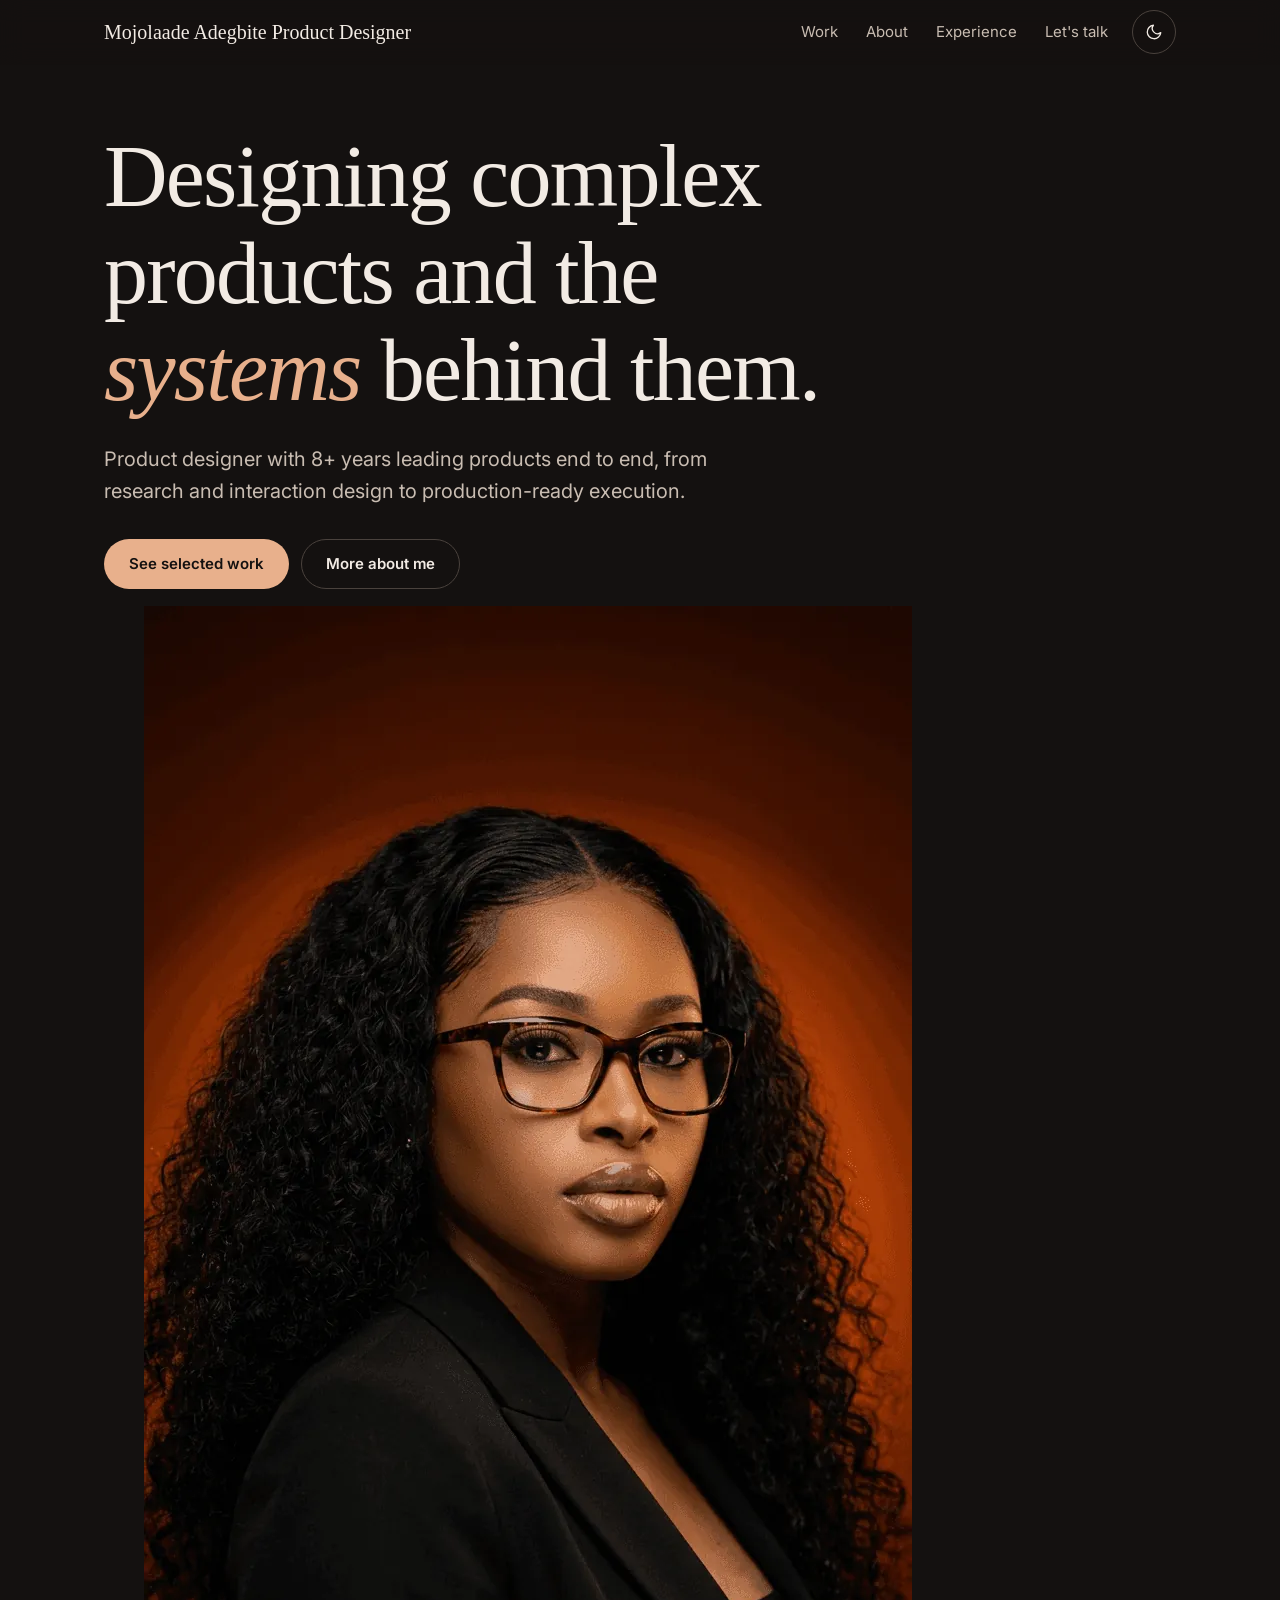
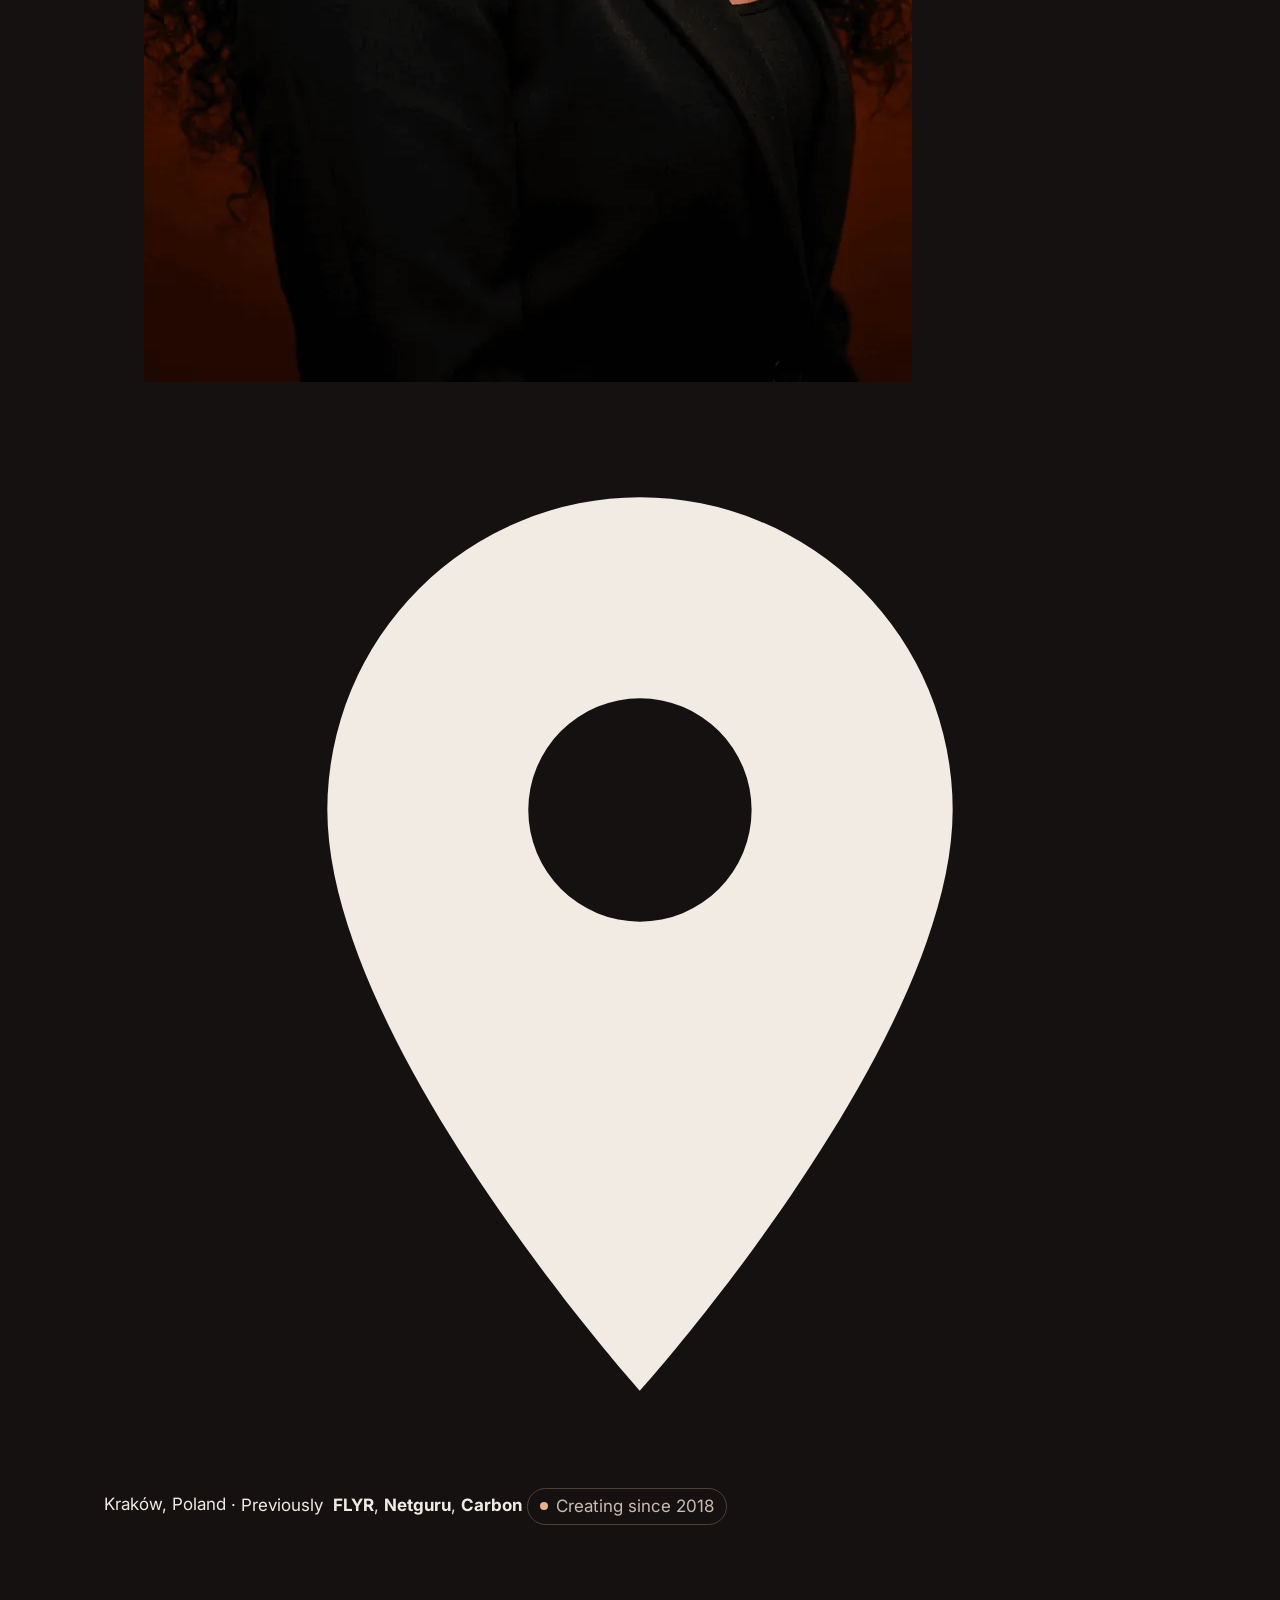
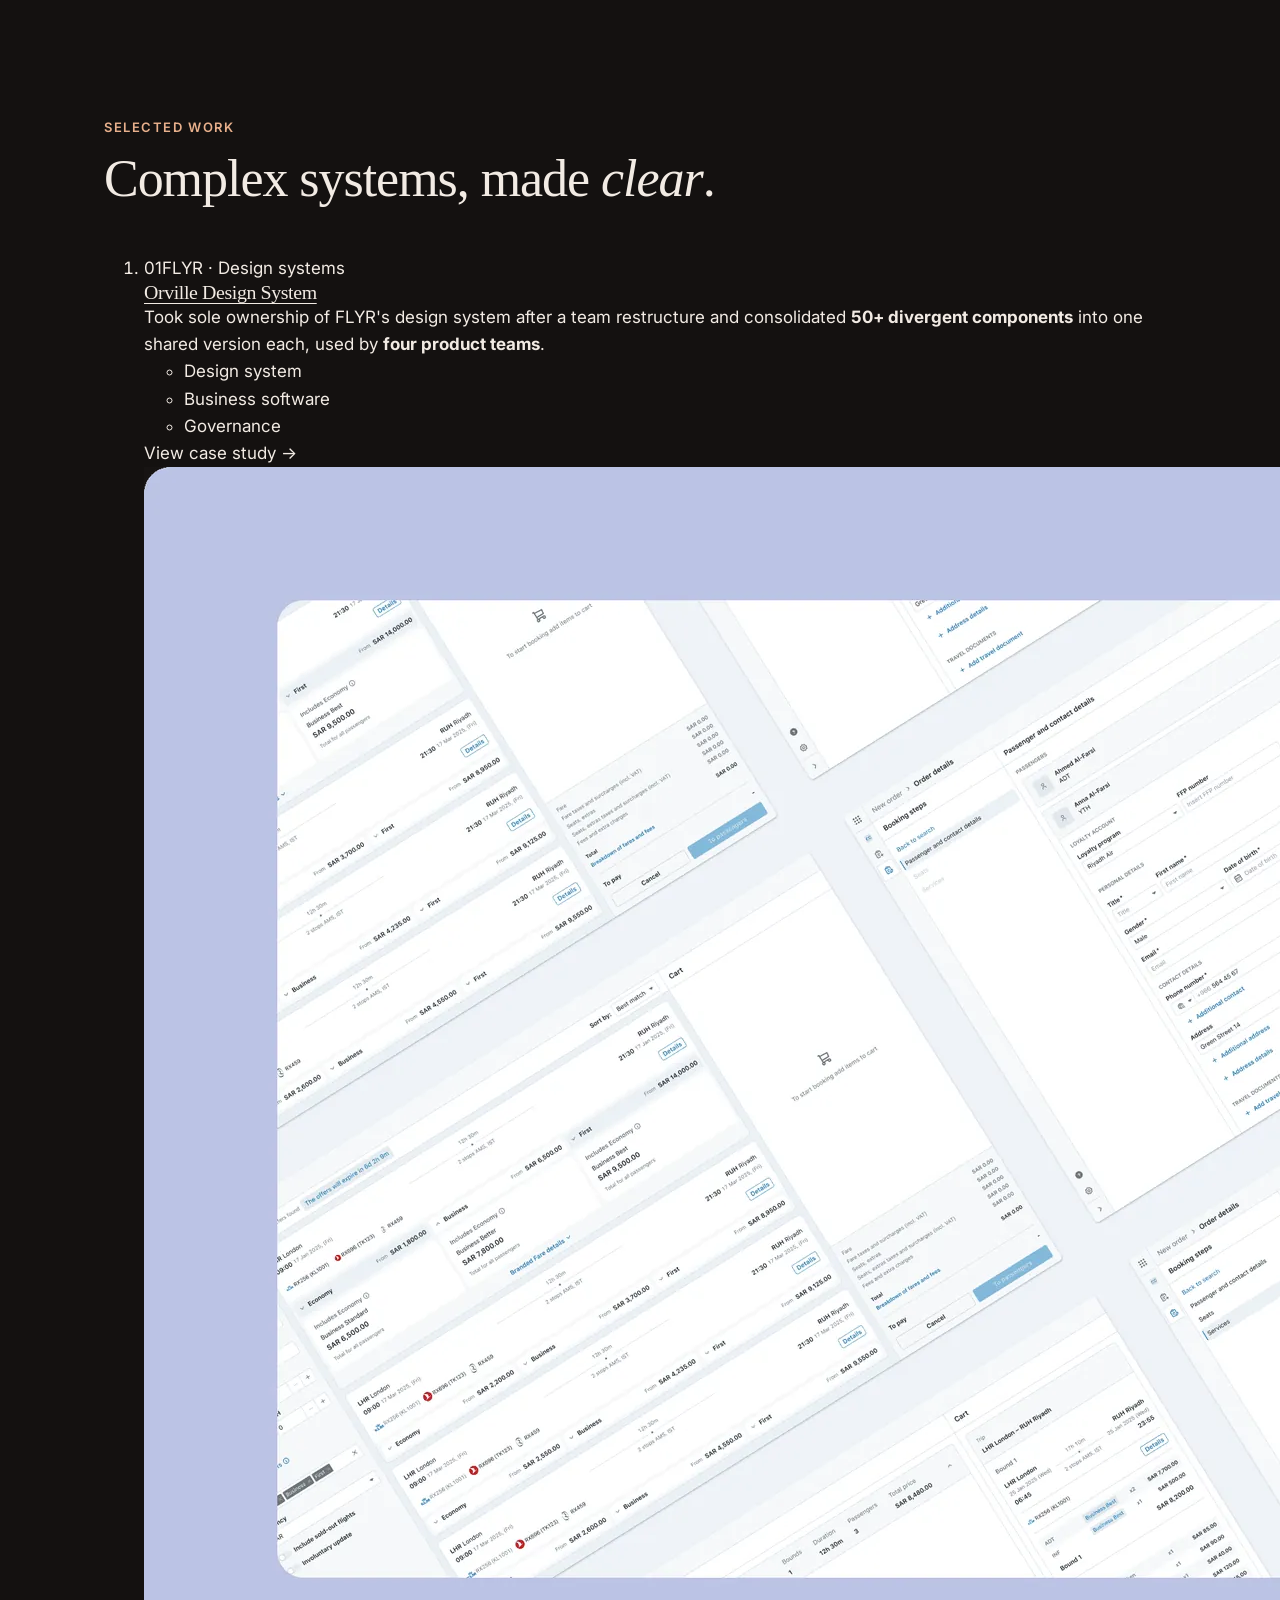
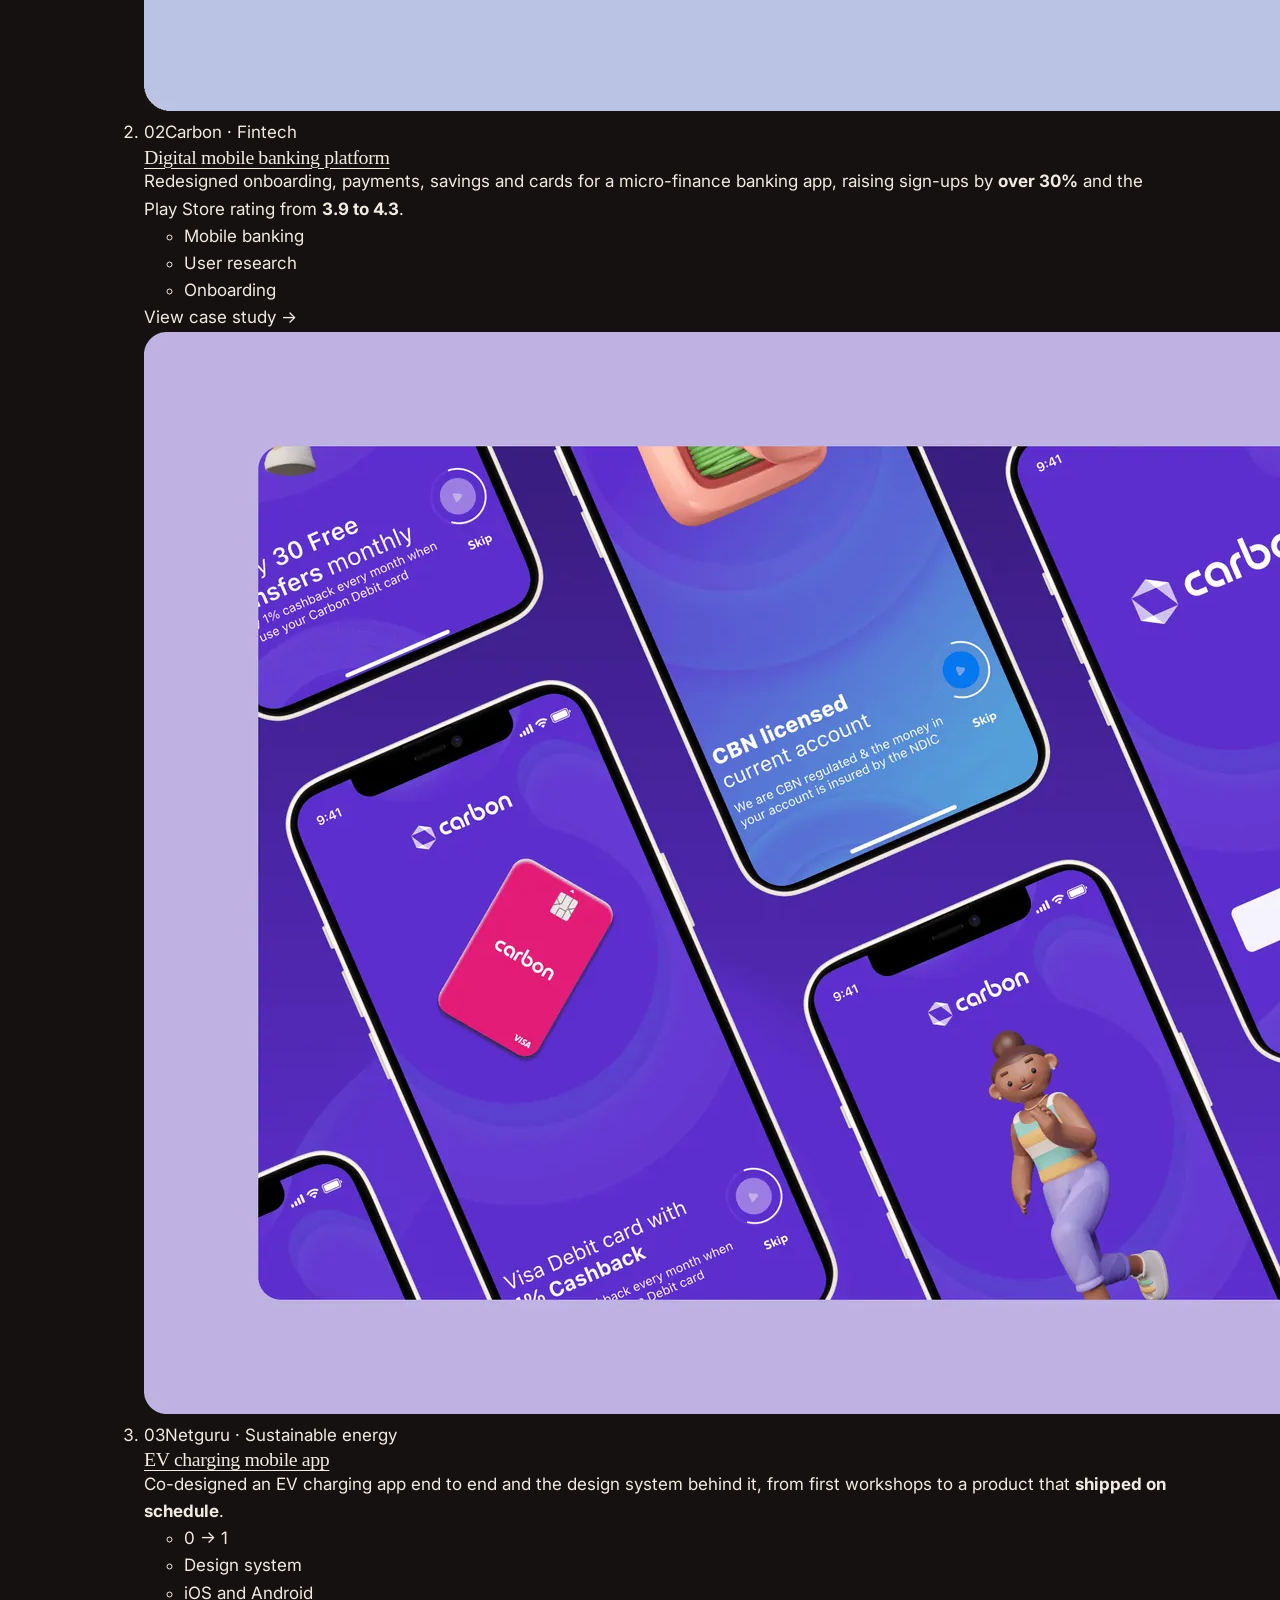
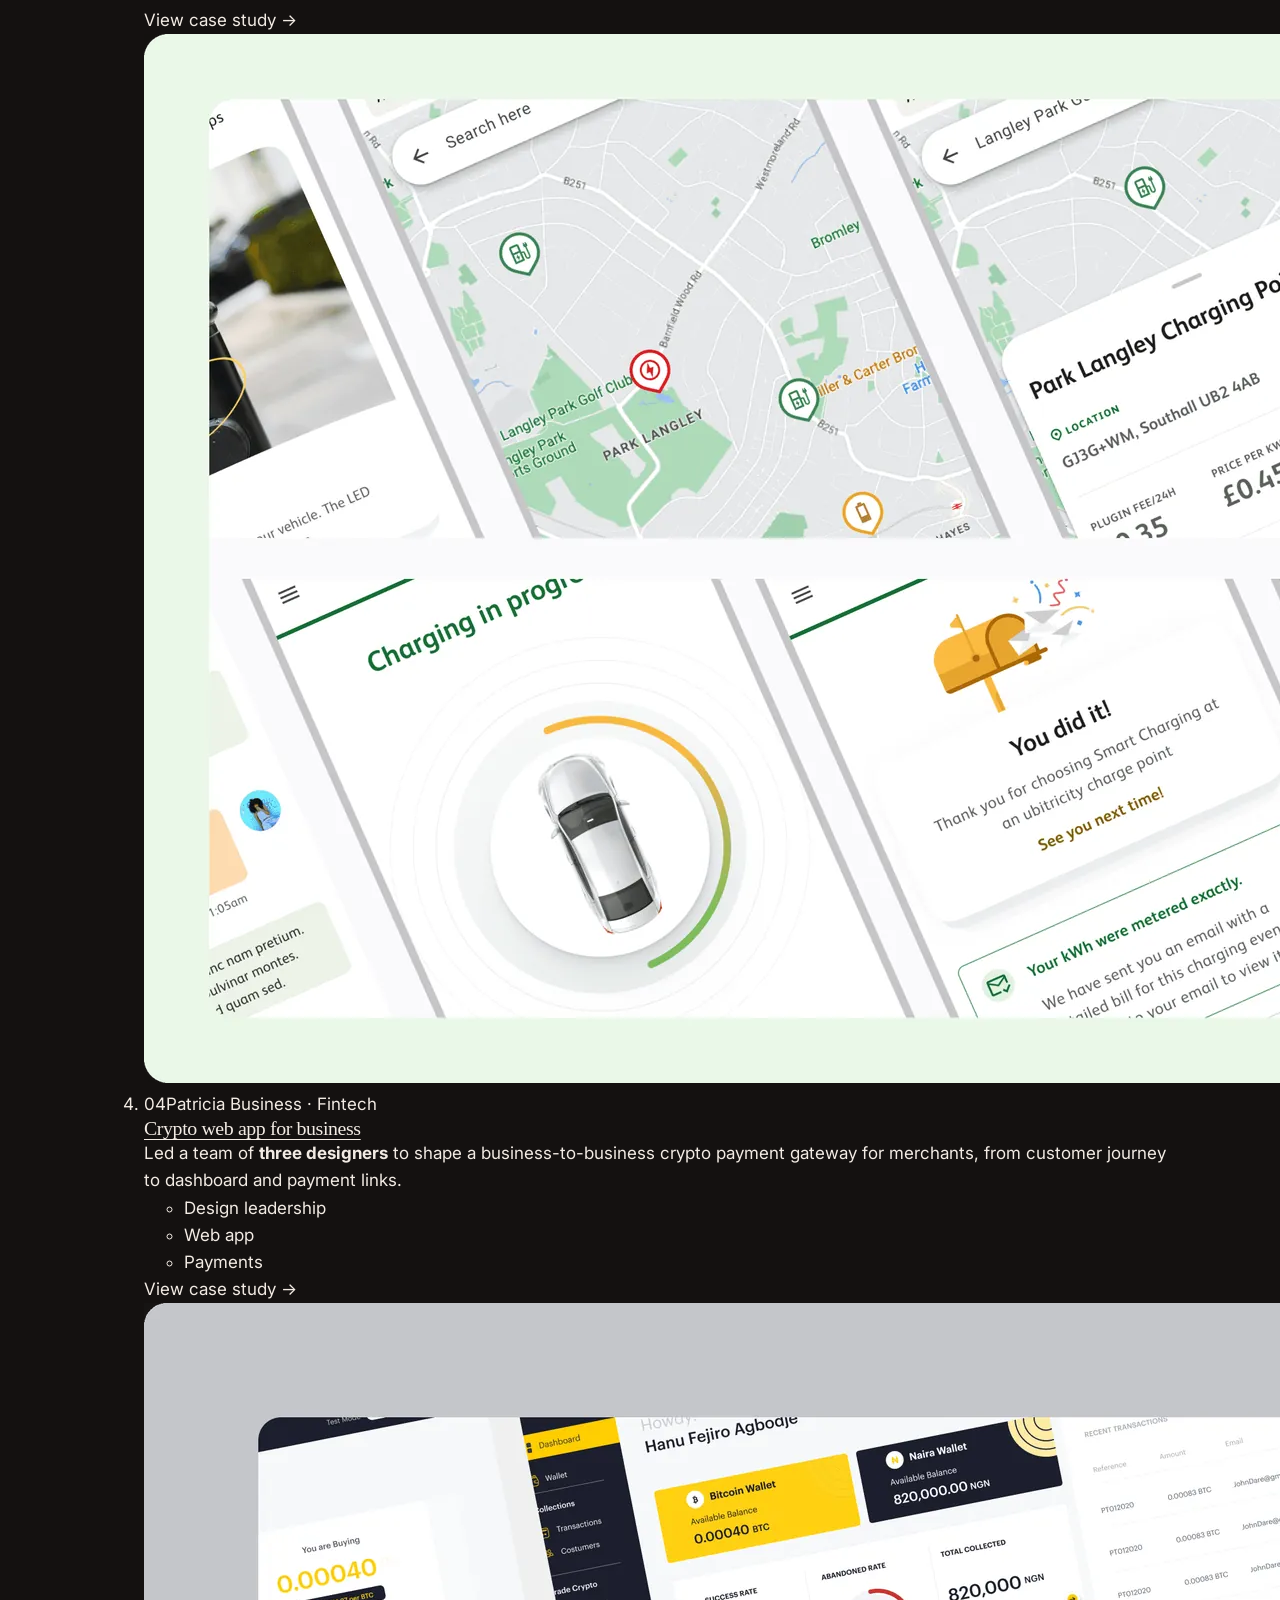
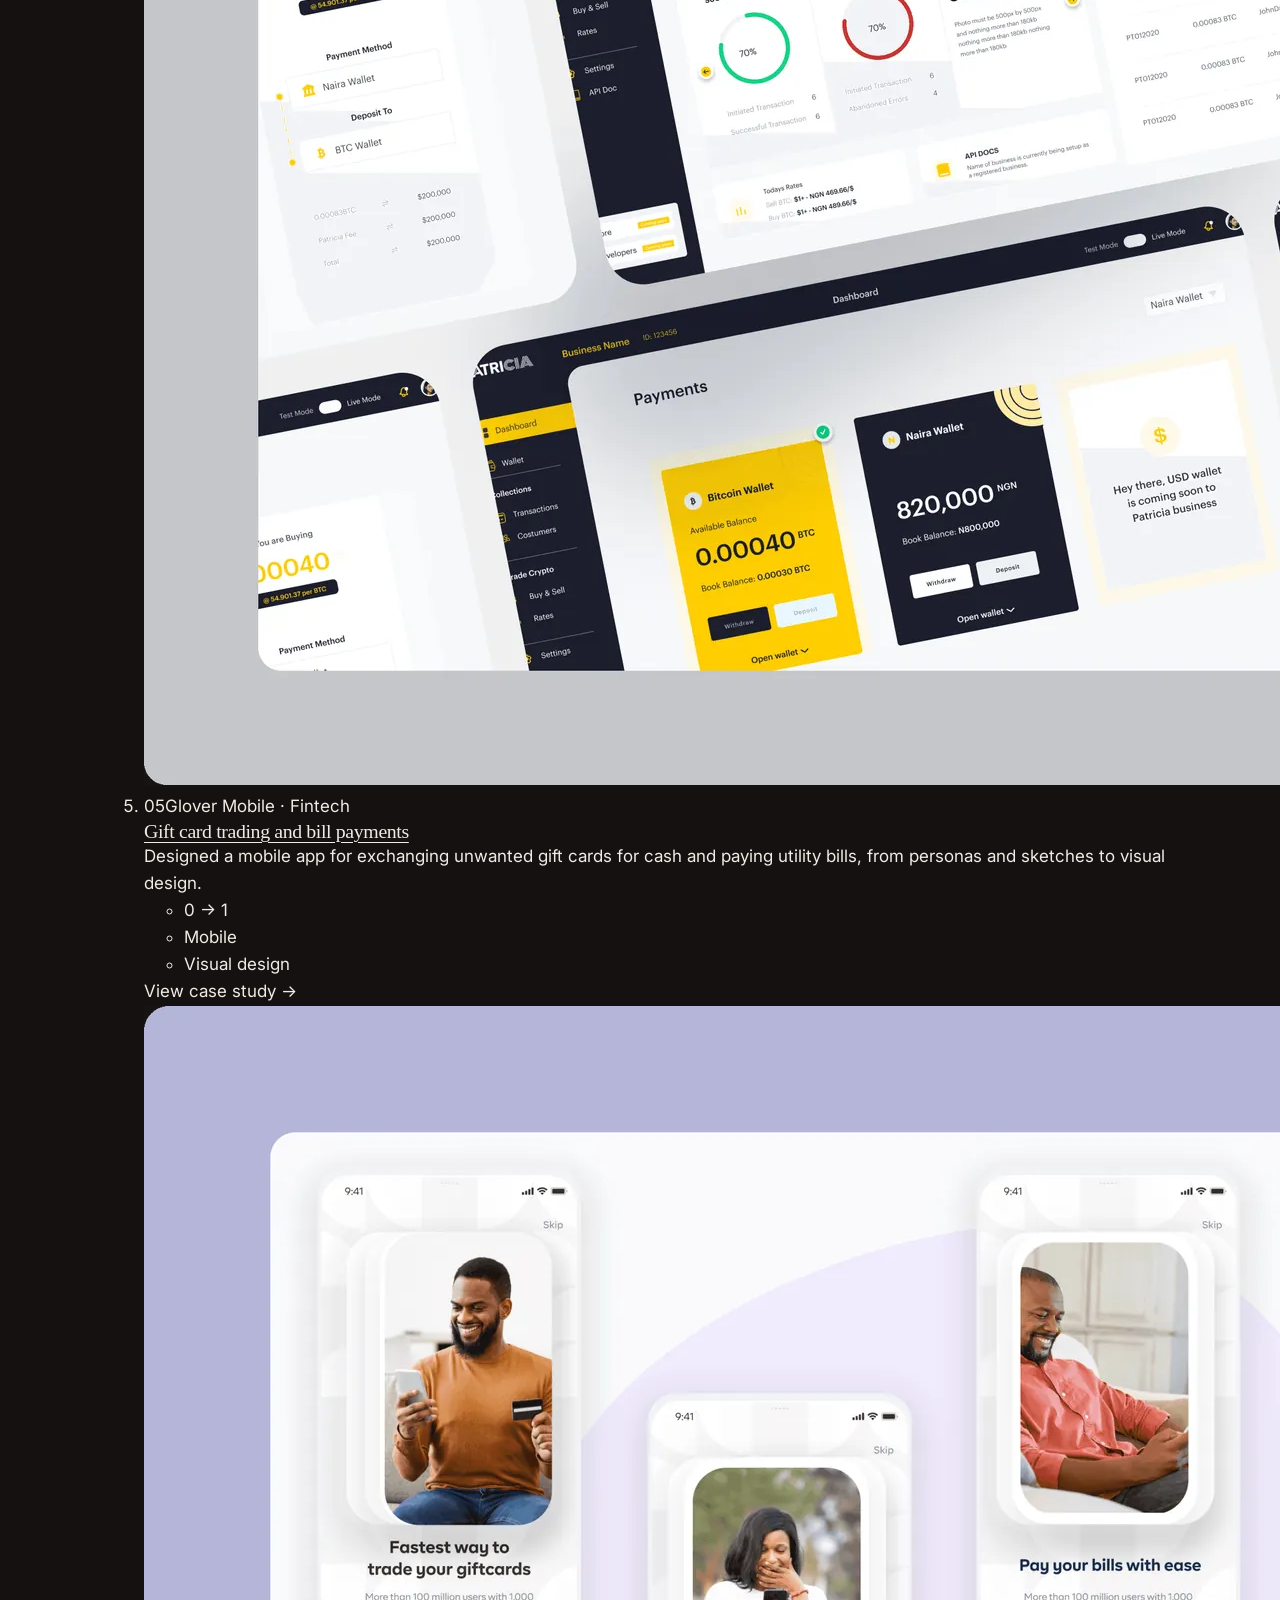
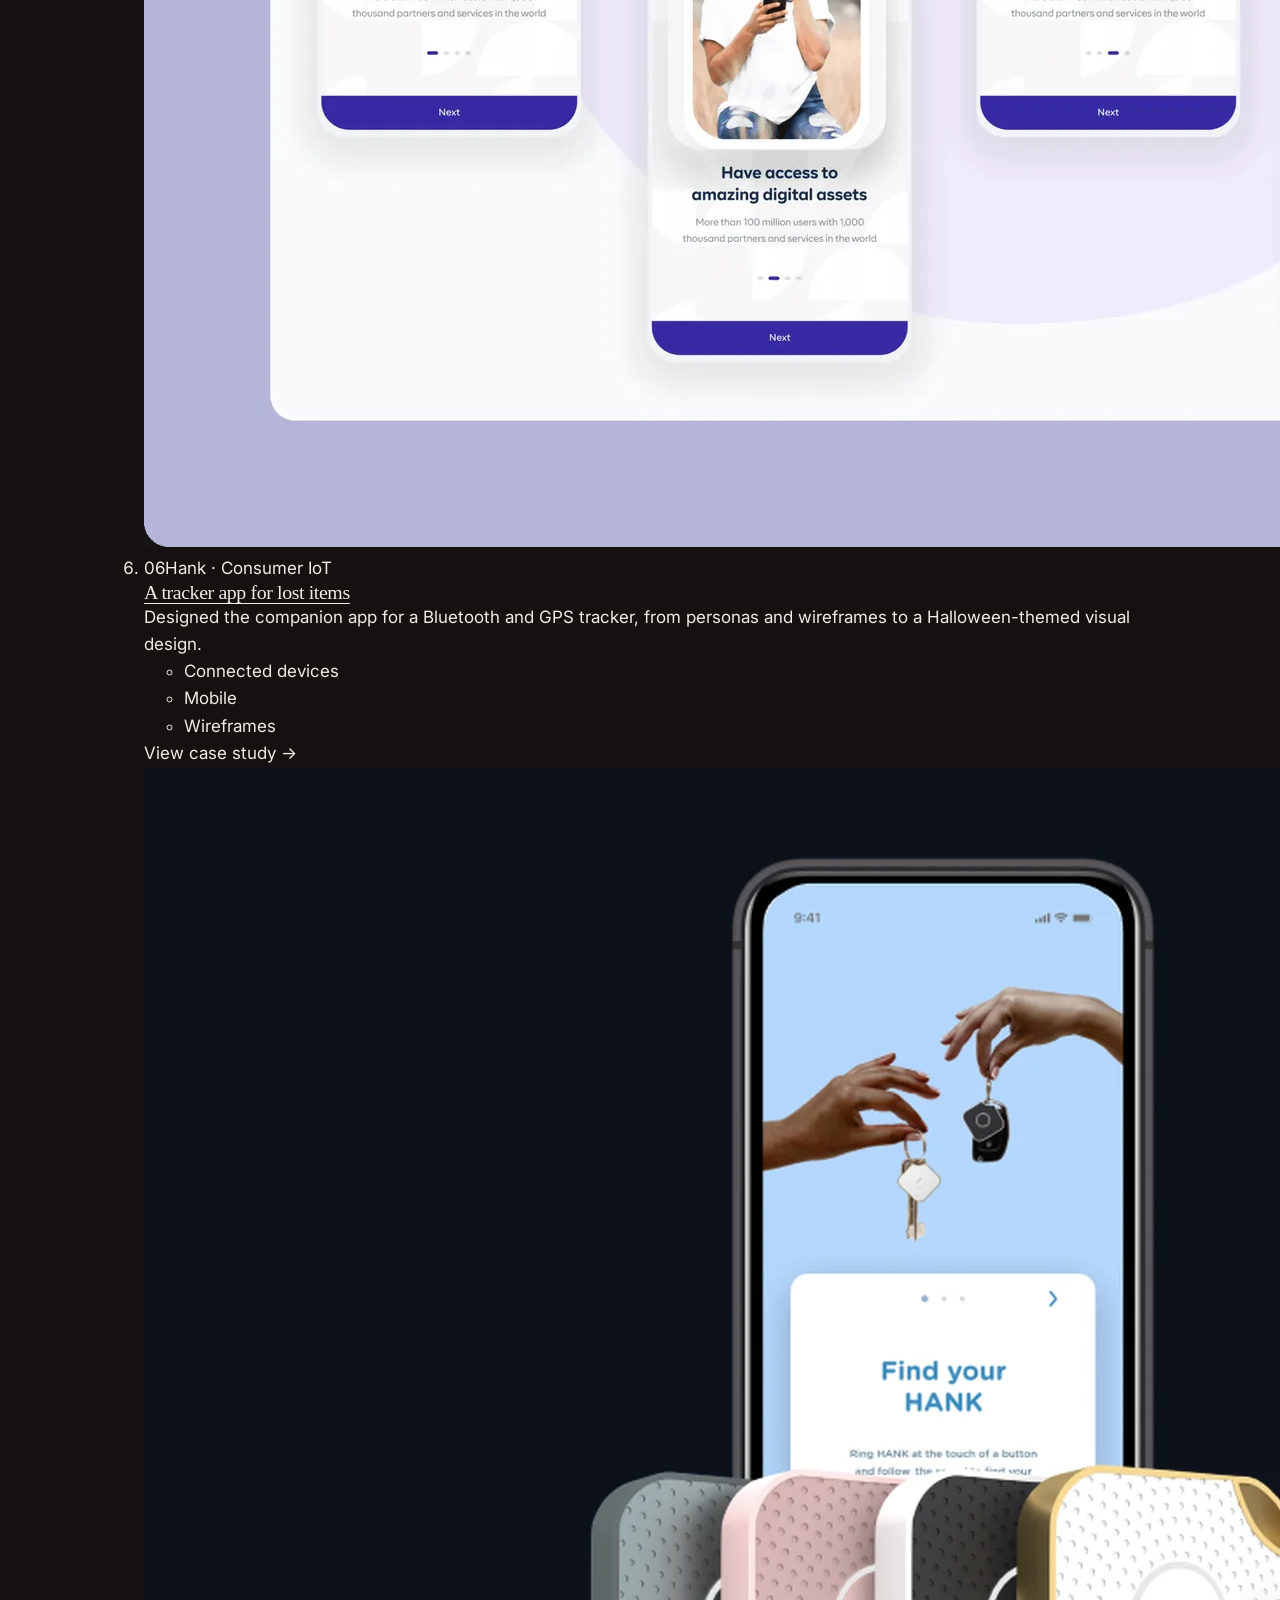
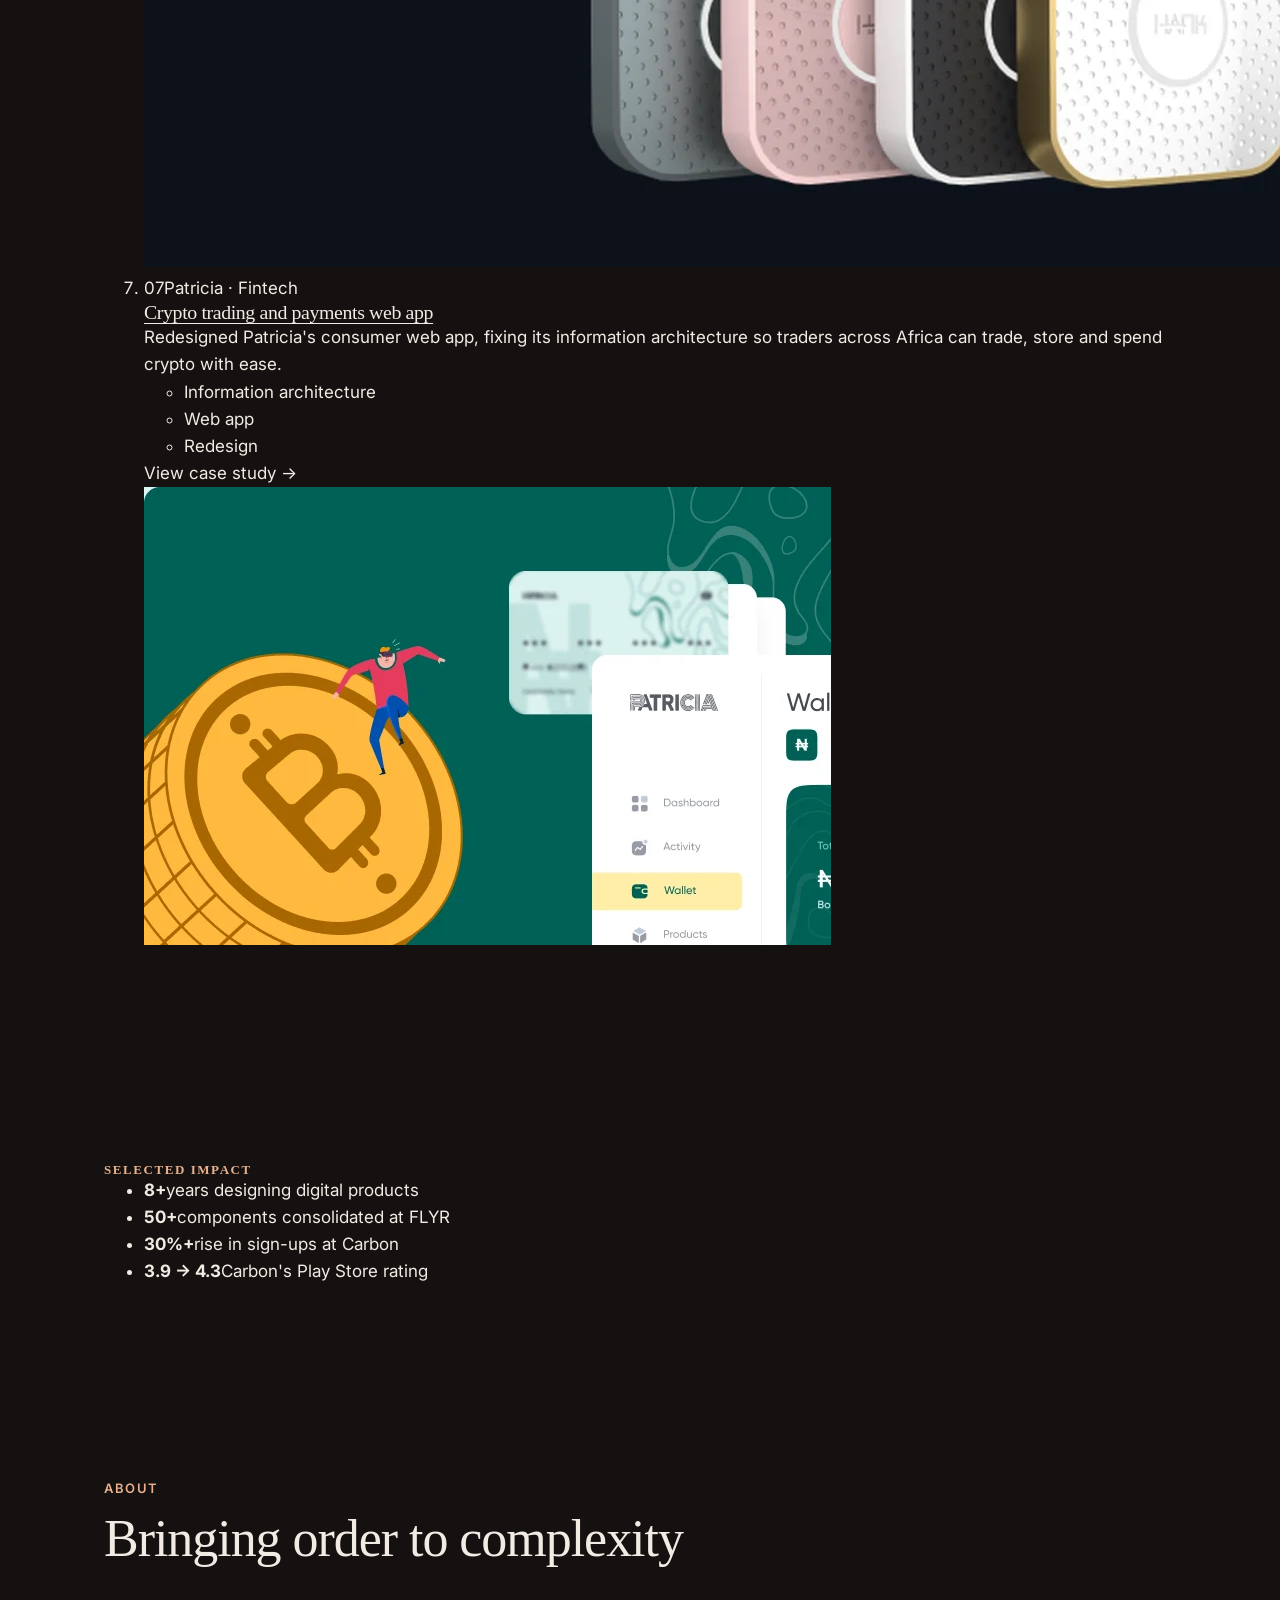
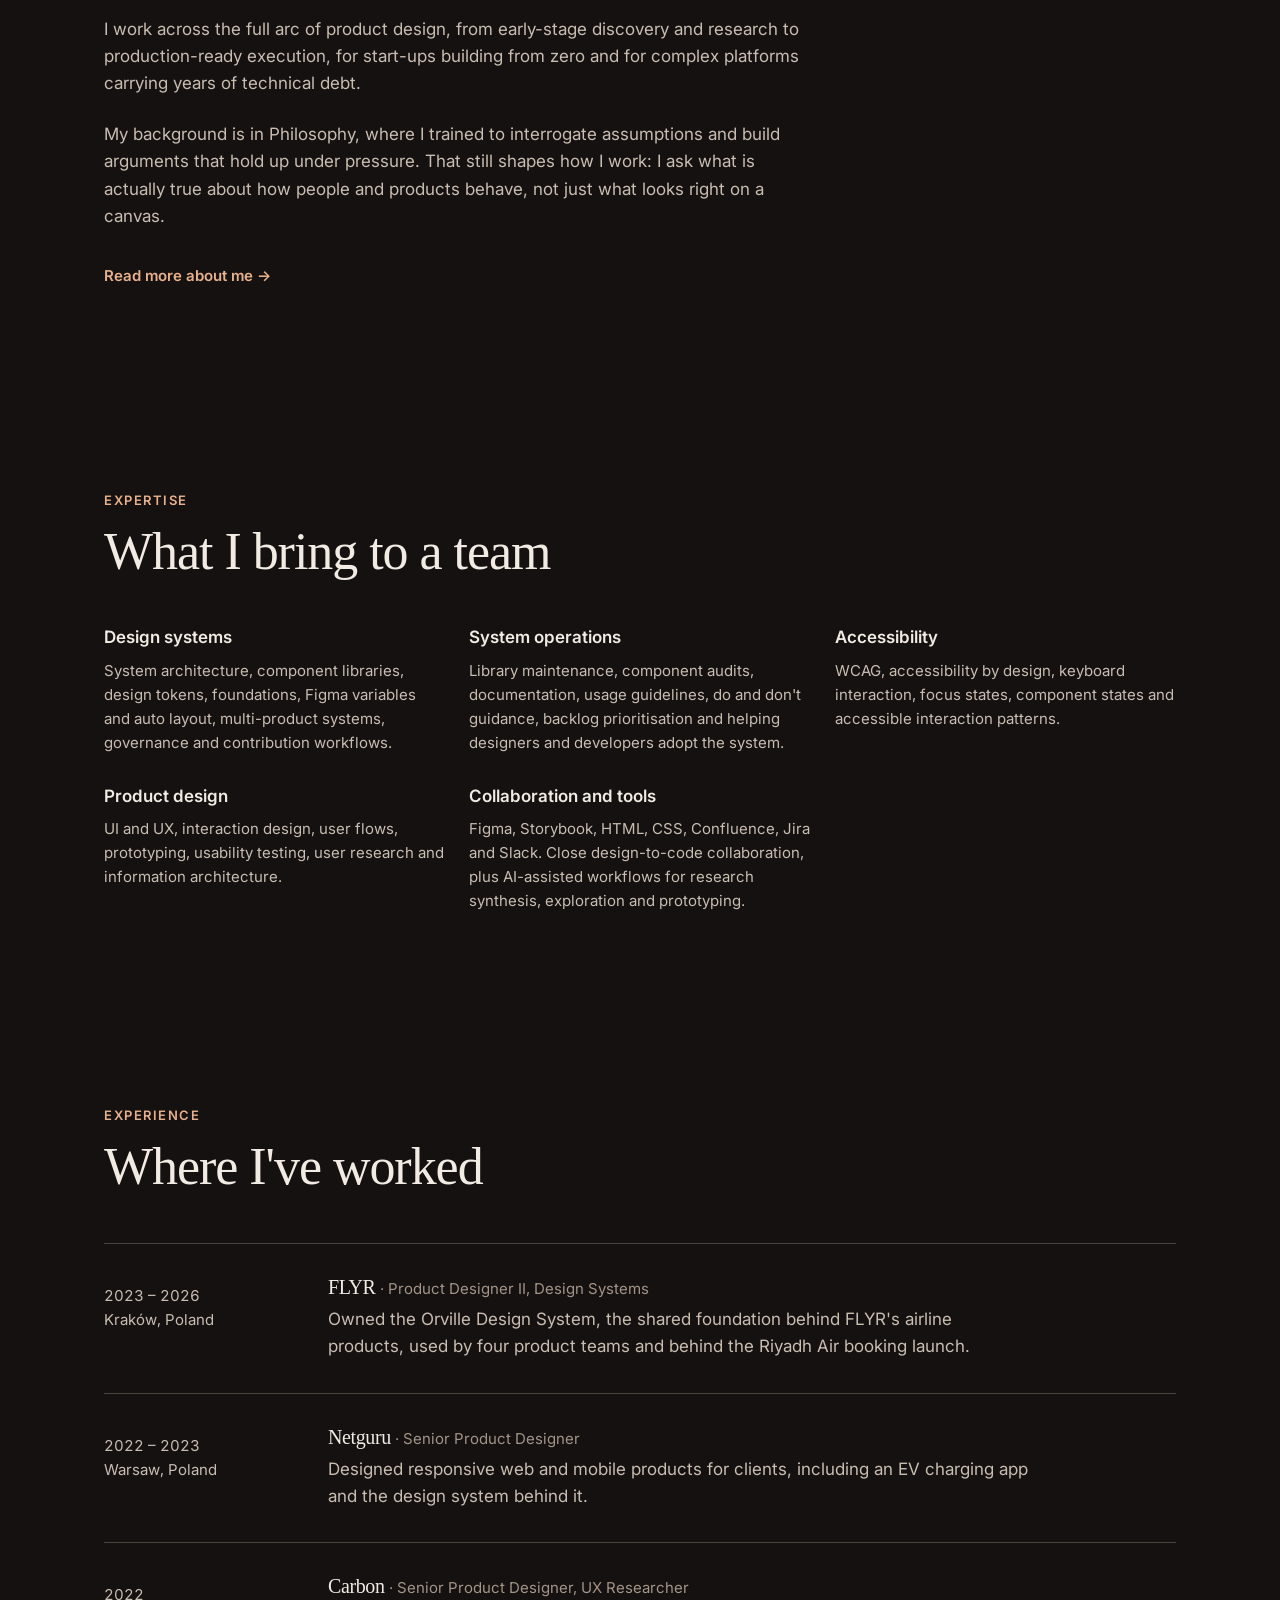
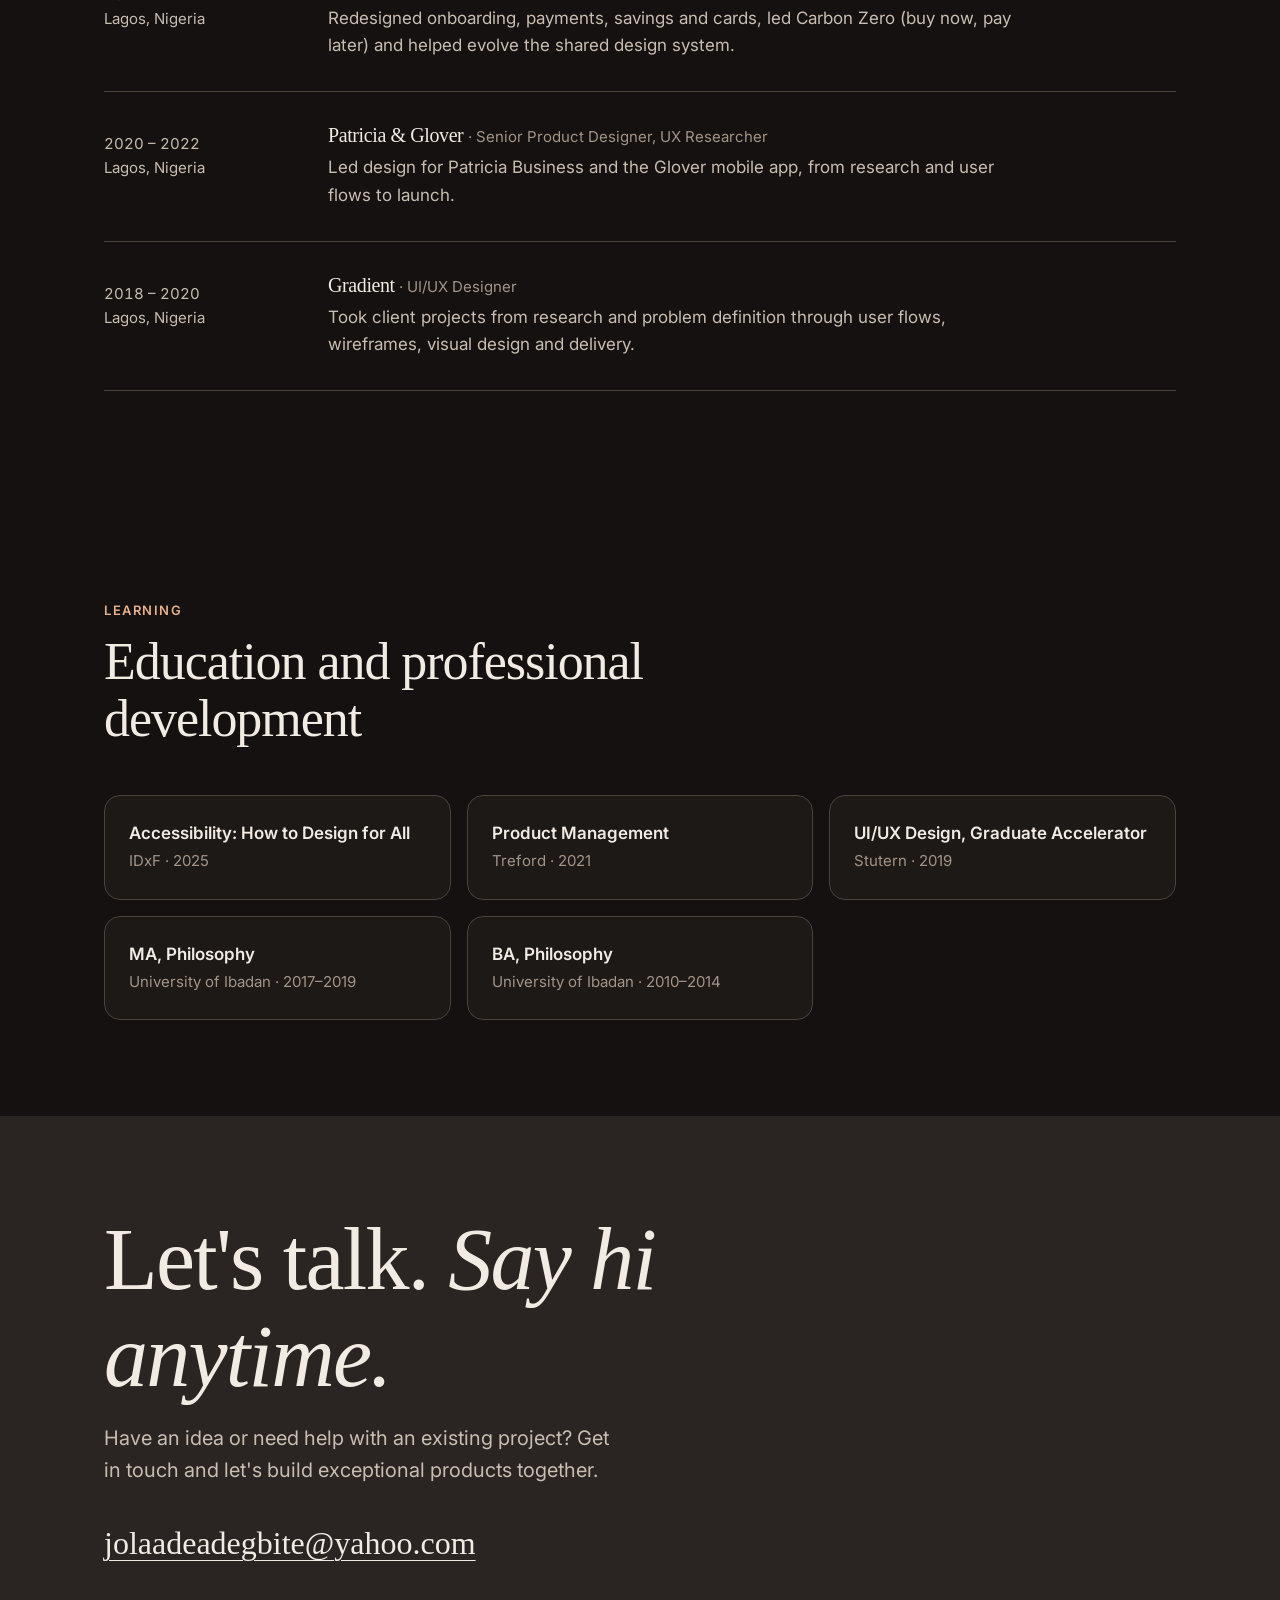
<file: index.html>
<!doctype html>
<html lang="en">
  <head>
    <meta charset="utf-8" />
    <meta name="viewport" content="width=device-width, initial-scale=1" />
    <title>Mojolaade Adegbite · Product Designer</title>
    <meta name="description" content="Mojolaade Adegbite is a Kraków-based product designer with 8+ years designing complex products and the design systems behind them, for start-ups, agencies and B2B platforms." />
    <meta property="og:title" content="Mojolaade Adegbite · Product Designer" />
    <meta property="og:description" content="Mojolaade Adegbite is a Kraków-based product designer with 8+ years designing complex products and the design systems behind them, for start-ups, agencies and B2B platforms." />
    <meta property="og:type" content="website" />
    <meta name="theme-color" content="#f7f4ef" media="(prefers-color-scheme: light)" />
    <meta name="theme-color" content="#070606" media="(prefers-color-scheme: dark)" />
    <link rel="icon" href="favicon.svg" type="image/svg+xml" />

    <!-- Apply a saved theme before first paint to avoid a flash. -->
    <script>
      try {
        const saved = localStorage.getItem("theme");
        if (saved) document.documentElement.dataset.theme = saved;
      } catch {}
    </script>

    <link rel="preconnect" href="https://fonts.googleapis.com" />
    <link rel="preconnect" href="https://fonts.gstatic.com" crossorigin />
    <link
      href="https://fonts.googleapis.com/css2?family=Inter:ital,opsz,wght@0,14..32,400..600;1,14..32,400..500&display=swap"
      rel="stylesheet"
    />
    <link rel="stylesheet" href="styles/tokens.css" />
    <link rel="stylesheet" href="styles/main.css" />
    <script src="scripts/main.js" defer></script>
  </head>

  <body>
    <a class="skip-link" href="#main">Skip to content</a>

    <header class="site-header">
      <div class="container">
        <a class="wordmark" href="./">Mojolaade Adegbite <span>Product Designer</span></a>
        <nav class="nav" aria-label="Main">
          <a href="./#work">Work</a>
          <a href="about.html">About</a>
          <a href="./#experience">Experience</a>
          <a class="nav-contact" href="#contact">Let's talk</a>
          <button class="theme-toggle" type="button" aria-pressed="false">
            <span class="visually-hidden">Dark theme</span>
            <svg class="icon-sun" viewBox="0 0 24 24" fill="none" stroke="currentColor" stroke-width="1.75" stroke-linecap="round" aria-hidden="true"><circle cx="12" cy="12" r="4" /><path d="M12 2v2M12 20v2M4.9 4.9l1.4 1.4M17.7 17.7l1.4 1.4M2 12h2M20 12h2M4.9 19.1l1.4-1.4M17.7 6.3l1.4-1.4" /></svg>
            <svg class="icon-moon" viewBox="0 0 24 24" fill="none" stroke="currentColor" stroke-width="1.75" stroke-linecap="round" stroke-linejoin="round" aria-hidden="true"><path d="M21 12.8A9 9 0 1 1 11.2 3a7 7 0 0 0 9.8 9.8Z" /></svg>
          </button>
        </nav>
      </div>
    </header>

    <main id="main">
      <!-- Hero -->
      <section class="hero" id="top" aria-labelledby="hero-title">
        <div class="container">
          <div class="hero-grid">
            <div>
              <h1 id="hero-title">
                Designing complex products and the <em>systems</em> behind them.
              </h1>
              <p class="lede">
                Product designer with 8+ years leading products end to end, from research and
                interaction design to production-ready execution.
              </p>
              <div class="actions">
                <a class="button button-primary" href="#work">See selected work</a>
                <a class="button button-secondary" href="about.html">More about me</a>
              </div>
            </div>
            <figure class="hero-figure">
              <img src="images/about/portrait.webp" alt="Portrait of Mojolaade Adegbite" width="768" height="1376" fetchpriority="high" decoding="async" />
            </figure>
          </div>
          <p class="hero-bar">
            <span><svg viewBox="0 0 24 24" fill="currentColor" aria-hidden="true"><path d="M12 2a7 7 0 0 0-7 7c0 5.2 7 13 7 13s7-7.8 7-13a7 7 0 0 0-7-7Zm0 9.5A2.5 2.5 0 1 1 12 6.5a2.5 2.5 0 0 1 0 5Z" /></svg>Kraków, Poland</span>
            <span aria-hidden="true">·</span>
            <span><span class="label">Previously</span>&nbsp; <strong>FLYR</strong>, <strong>Netguru</strong>, <strong>Carbon</strong></span>
            <span class="status">Creating since 2018</span>
          </p>
        </div>
      </section>

      <!-- Selected work -->
      <section id="work" aria-labelledby="work-title">
        <div class="container">
          <div class="section-head reveal">
            <p class="eyebrow">Selected work</p>
            <h2 id="work-title">Complex systems, made <em>clear</em>.</h2>
          </div>

          <ol class="work-list">
            <li class="project reveal">
              <div class="project-copy">
                <p class="project-head"><span class="project-num">01</span><span class="project-client">FLYR · Design systems</span></p>
                <h3><a href="work/flyr.html">Orville Design System</a></h3>
                <p>Took sole ownership of FLYR's design system after a team restructure and consolidated <strong>50+ divergent components</strong> into one shared version each, used by <strong>four product teams</strong>.</p>
                <ul class="tags" aria-label="Focus"><li>Design system</li><li>Business software</li><li>Governance</li></ul>
                <span class="project-cta" aria-hidden="true">View case study <span>→</span></span>
              </div>
              <div class="project-media"><img src="images/work/flyr/cover.webp" alt="" width="1600" height="1244" loading="lazy" decoding="async" /></div>
            </li>
            <li class="project reveal">
              <div class="project-copy">
                <p class="project-head"><span class="project-num">02</span><span class="project-client">Carbon · Fintech</span></p>
                <h3><a href="work/carbon.html">Digital mobile banking platform</a></h3>
                <p>Redesigned onboarding, payments, savings and cards for a micro-finance banking app, raising sign-ups by <strong>over 30%</strong> and the Play Store rating from <strong>3.9 to 4.3</strong>.</p>
                <ul class="tags" aria-label="Focus"><li>Mobile banking</li><li>User research</li><li>Onboarding</li></ul>
                <span class="project-cta" aria-hidden="true">View case study <span>→</span></span>
              </div>
              <div class="project-media"><img src="images/work/carbon/cover.webp" alt="" width="1600" height="1082" loading="lazy" decoding="async" /></div>
            </li>
            <li class="project reveal">
              <div class="project-copy">
                <p class="project-head"><span class="project-num">03</span><span class="project-client">Netguru · Sustainable energy</span></p>
                <h3><a href="work/netguru.html">EV charging mobile app</a></h3>
                <p>Co-designed an EV charging app end to end and the design system behind it, from first workshops to a product that <strong>shipped on schedule</strong>.</p>
                <ul class="tags" aria-label="Focus"><li>0 → 1</li><li>Design system</li><li>iOS and Android</li></ul>
                <span class="project-cta" aria-hidden="true">View case study <span>→</span></span>
              </div>
              <div class="project-media"><img src="images/work/netguru/cover.webp" alt="" width="1600" height="1049" loading="lazy" decoding="async" /></div>
            </li>
            <li class="project reveal">
              <div class="project-copy">
                <p class="project-head"><span class="project-num">04</span><span class="project-client">Patricia Business · Fintech</span></p>
                <h3><a href="work/patricia-business.html">Crypto web app for business</a></h3>
                <p>Led a team of <strong>three designers</strong> to shape a business-to-business crypto payment gateway for merchants, from customer journey to dashboard and payment links.</p>
                <ul class="tags" aria-label="Focus"><li>Design leadership</li><li>Web app</li><li>Payments</li></ul>
                <span class="project-cta" aria-hidden="true">View case study <span>→</span></span>
              </div>
              <div class="project-media"><img src="images/work/patricia-business/cover.webp" alt="" width="1600" height="1082" loading="lazy" decoding="async" /></div>
            </li>
            <li class="project reveal">
              <div class="project-copy">
                <p class="project-head"><span class="project-num">05</span><span class="project-client">Glover Mobile · Fintech</span></p>
                <h3><a href="work/glover.html">Gift card trading and bill payments</a></h3>
                <p>Designed a mobile app for exchanging unwanted gift cards for cash and paying utility bills, from personas and sketches to visual design.</p>
                <ul class="tags" aria-label="Focus"><li>0 → 1</li><li>Mobile</li><li>Visual design</li></ul>
                <span class="project-cta" aria-hidden="true">View case study <span>→</span></span>
              </div>
              <div class="project-media"><img src="images/work/glover/cover.webp" alt="" width="1600" height="1141" loading="lazy" decoding="async" /></div>
            </li>
            <li class="project reveal">
              <div class="project-copy">
                <p class="project-head"><span class="project-num">06</span><span class="project-client">Hank · Consumer IoT</span></p>
                <h3><a href="work/hank.html">A tracker app for lost items</a></h3>
                <p>Designed the companion app for a Bluetooth and GPS tracker, from personas and wireframes to a Halloween-themed visual design.</p>
                <ul class="tags" aria-label="Focus"><li>Connected devices</li><li>Mobile</li><li>Wireframes</li></ul>
                <span class="project-cta" aria-hidden="true">View case study <span>→</span></span>
              </div>
              <div class="project-media"><img src="images/work/hank/cover.webp" alt="" width="1600" height="1100" loading="lazy" decoding="async" /></div>
            </li>
            <li class="project reveal">
              <div class="project-copy">
                <p class="project-head"><span class="project-num">07</span><span class="project-client">Patricia · Fintech</span></p>
                <h3><a href="work/patricia-web.html">Crypto trading and payments web app</a></h3>
                <p>Redesigned Patricia's consumer web app, fixing its information architecture so traders across Africa can trade, store and spend crypto with ease.</p>
                <ul class="tags" aria-label="Focus"><li>Information architecture</li><li>Web app</li><li>Redesign</li></ul>
                <span class="project-cta" aria-hidden="true">View case study <span>→</span></span>
              </div>
              <div class="project-media"><img src="images/work/patricia-web/card.webp" alt="" width="687" height="458" loading="lazy" decoding="async" /></div>
            </li>
          </ol>
        </div>
      </section>

      <!-- Selected impact -->
      <section class="impact" aria-labelledby="impact-title">
        <div class="container reveal">
          <h2 class="eyebrow" id="impact-title">Selected impact</h2>
          <ul class="impact-list">
            <li><strong>8+</strong><span>years designing digital products</span></li>
            <li><strong>50+</strong><span>components consolidated at FLYR</span></li>
            <li><strong>30%+</strong><span>rise in sign-ups at Carbon</span></li>
            <li><strong>3.9 → 4.3</strong><span>Carbon's Play Store rating</span></li>
          </ul>
        </div>
      </section>

      <!-- About -->
      <section id="about" aria-labelledby="about-title">
        <div class="container">
          <div class="section-head reveal">
            <p class="eyebrow">About</p>
            <h2 id="about-title">Bringing order to complexity</h2>
          </div>
          <div class="about-grid reveal">
            <p>
              I work across the full arc of product design, from early-stage discovery and research
              to production-ready execution, for start-ups building from zero and for complex
              platforms carrying years of technical debt.
            </p>
            <p>
              My background is in Philosophy, where I trained to interrogate assumptions and build
              arguments that hold up under pressure. That still shapes how I work: I ask what is
              actually true about how people and products behave, not just what looks right on a
              canvas.
            </p>
            <a class="text-link" href="about.html">Read more about me →</a>
          </div>
        </div>
      </section>

      <!-- Expertise -->
      <section id="expertise" aria-labelledby="expertise-title">
        <div class="container">
          <div class="section-head reveal">
            <p class="eyebrow">Expertise</p>
            <h2 id="expertise-title">What I bring to a team</h2>
          </div>
          <div class="expertise-grid reveal">
            <div>
              <h3>Design systems</h3>
              <p>System architecture, component libraries, design tokens, foundations, Figma variables and auto layout, multi-product systems, governance and contribution workflows.</p>
            </div>
            <div>
              <h3>System operations</h3>
              <p>Library maintenance, component audits, documentation, usage guidelines, do and don't guidance, backlog prioritisation and helping designers and developers adopt the system.</p>
            </div>
            <div>
              <h3>Accessibility</h3>
              <p>WCAG, accessibility by design, keyboard interaction, focus states, component states and accessible interaction patterns.</p>
            </div>
            <div>
              <h3>Product design</h3>
              <p>UI and UX, interaction design, user flows, prototyping, usability testing, user research and information architecture.</p>
            </div>
            <div>
              <h3>Collaboration and tools</h3>
              <p>Figma, Storybook, HTML, CSS, Confluence, Jira and Slack. Close design-to-code collaboration, plus AI-assisted workflows for research synthesis, exploration and prototyping.</p>
            </div>
          </div>
        </div>
      </section>

      <!-- Experience -->
      <section id="experience" aria-labelledby="experience-title">
        <div class="container">
          <div class="section-head reveal">
            <p class="eyebrow">Experience</p>
            <h2 id="experience-title">Where I've worked</h2>
          </div>
          <ol class="timeline reveal">
            <li class="role">
              <p class="role-when">2023 – 2026<br />Kraków, Poland</p>
              <div>
                <h3>FLYR <span>· Product Designer II, Design Systems</span></h3>
                <p>Owned the Orville Design System, the shared foundation behind FLYR's airline products, used by four product teams and behind the Riyadh Air booking launch.</p>
              </div>
            </li>
            <li class="role">
              <p class="role-when">2022 – 2023<br />Warsaw, Poland</p>
              <div>
                <h3>Netguru <span>· Senior Product Designer</span></h3>
                <p>Designed responsive web and mobile products for clients, including an EV charging app and the design system behind it.</p>
              </div>
            </li>
            <li class="role">
              <p class="role-when">2022<br />Lagos, Nigeria</p>
              <div>
                <h3>Carbon <span>· Senior Product Designer, UX Researcher</span></h3>
                <p>Redesigned onboarding, payments, savings and cards, led Carbon Zero (buy now, pay later) and helped evolve the shared design system.</p>
              </div>
            </li>
            <li class="role">
              <p class="role-when">2020 – 2022<br />Lagos, Nigeria</p>
              <div>
                <h3>Patricia &amp; Glover <span>· Senior Product Designer, UX Researcher</span></h3>
                <p>Led design for Patricia Business and the Glover mobile app, from research and user flows to launch.</p>
              </div>
            </li>
            <li class="role">
              <p class="role-when">2018 – 2020<br />Lagos, Nigeria</p>
              <div>
                <h3>Gradient <span>· UI/UX Designer</span></h3>
                <p>Took client projects from research and problem definition through user flows, wireframes, visual design and delivery.</p>
              </div>
            </li>
          </ol>
        </div>
      </section>

      <!-- Education -->
      <section id="education" aria-labelledby="education-title">
        <div class="container">
          <div class="section-head reveal">
            <p class="eyebrow">Learning</p>
            <h2 id="education-title">Education and professional development</h2>
          </div>
          <ul class="edu-list reveal">
            <li><strong>Accessibility: How to Design for All</strong><span>IDxF · 2025</span></li>
            <li><strong>Product Management</strong><span>Treford · 2021</span></li>
            <li><strong>UI/UX Design, Graduate Accelerator</strong><span>Stutern · 2019</span></li>
            <li><strong>MA, Philosophy</strong><span>University of Ibadan · 2017–2019</span></li>
            <li><strong>BA, Philosophy</strong><span>University of Ibadan · 2010–2014</span></li>
          </ul>
        </div>
      </section>

      <!-- Contact -->
      <section class="contact" id="contact" aria-labelledby="contact-title">
        <div class="container reveal">
          <div>
            <h2 id="contact-title">Let's talk. <em>Say hi anytime.</em></h2>
            <p class="lede" style="margin-top: var(--space-4); max-width: 32rem">
              Have an idea or need help with an existing project? Get in touch and let's build
              exceptional products together.
            </p>
            <a class="contact-email" href="mailto:jolaadeadegbite@yahoo.com">jolaadeadegbite@yahoo.com</a>
          </div>
          <div class="actions">
            <a class="button button-primary" href="mailto:jolaadeadegbite@yahoo.com"><svg viewBox="0 0 24 24" fill="none" stroke="currentColor" stroke-width="1.75" stroke-linecap="round" stroke-linejoin="round" aria-hidden="true"><rect x="3" y="5" width="18" height="14" rx="2" /><path d="m3 7 9 6 9-6" /></svg>Email me</a>
            <a class="button button-secondary" href="https://www.linkedin.com/in/mojolaade-adegbite/" target="_blank" rel="noopener">LinkedIn<span class="visually-hidden"> (opens in a new tab)</span></a>
          </div>
        </div>
      </section>
    </main>

    <footer class="site-footer">
      <div class="container">
        <p>© <span data-year>2026</span> Mojolaade Adegbite · Creating since 2018</p>
        <p>Scaling start-ups for growth.</p>
      </div>
    </footer>
  </body>
</html>
</file>
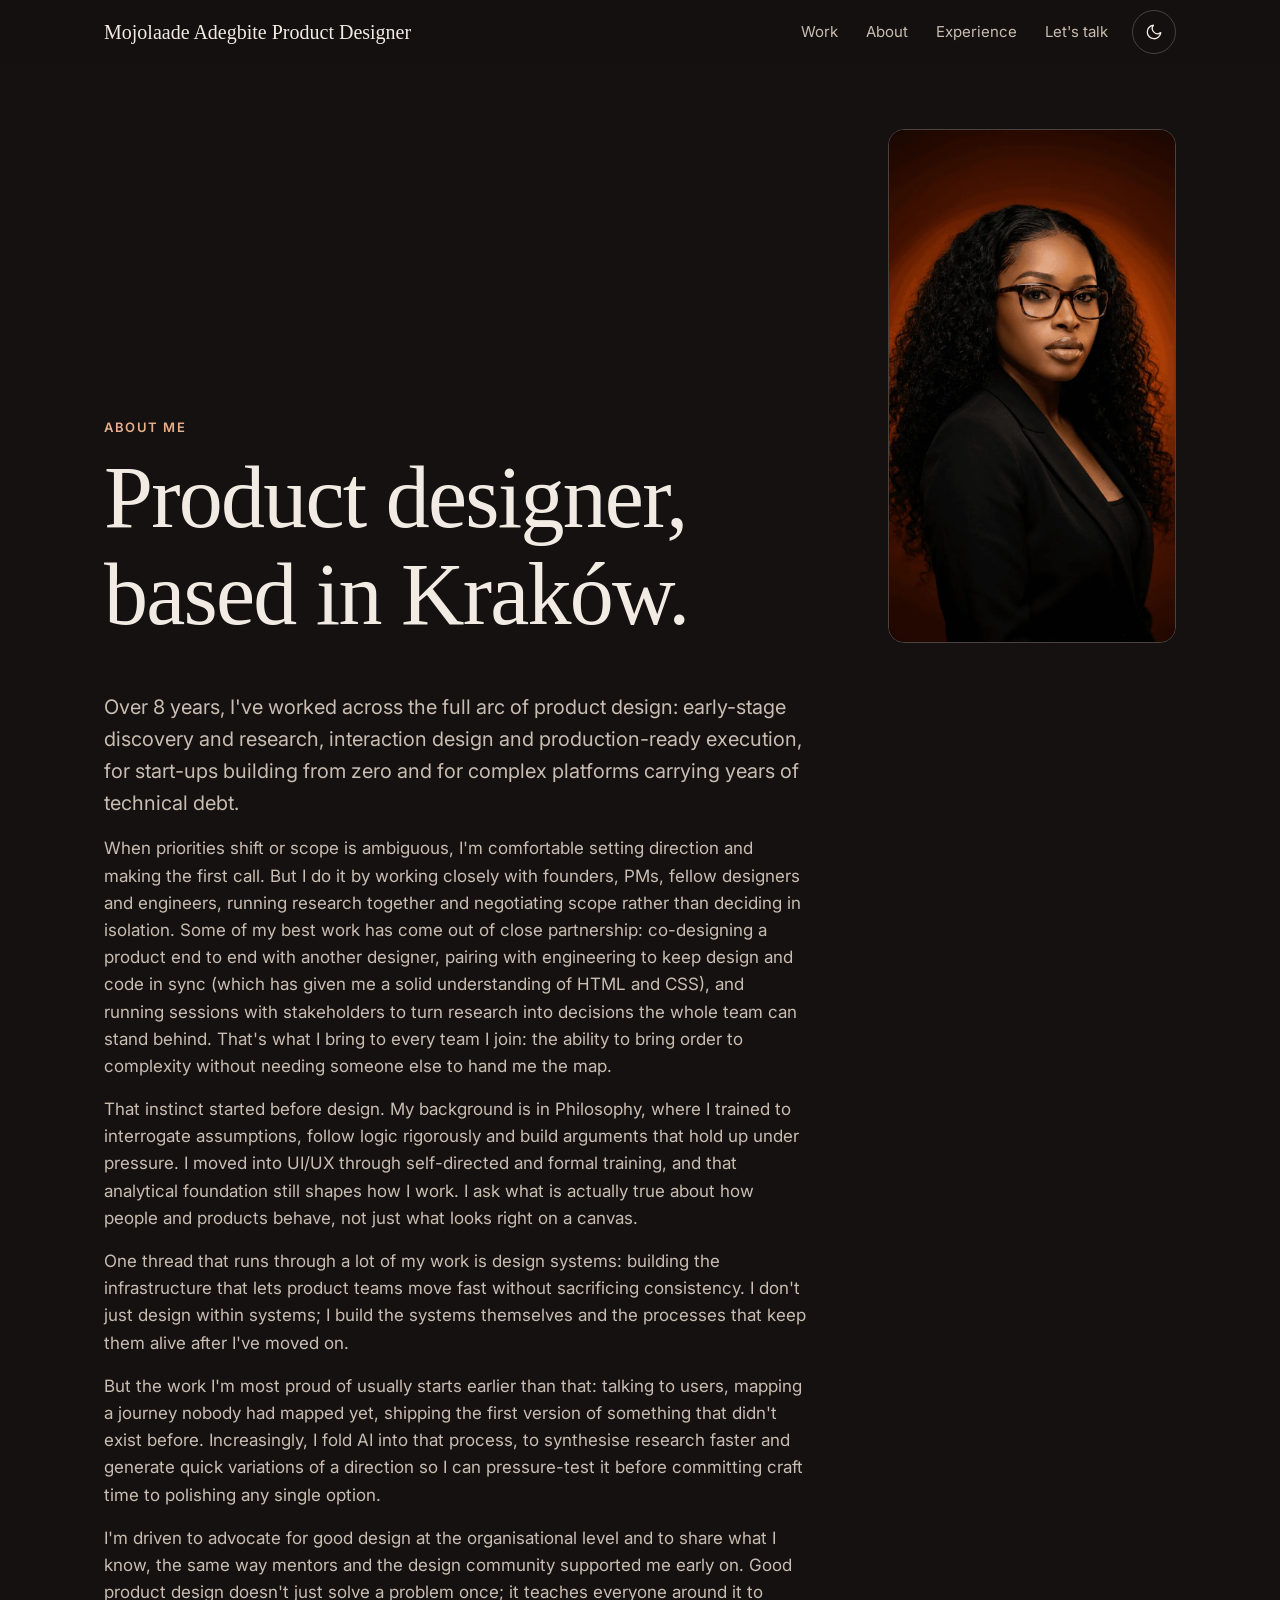
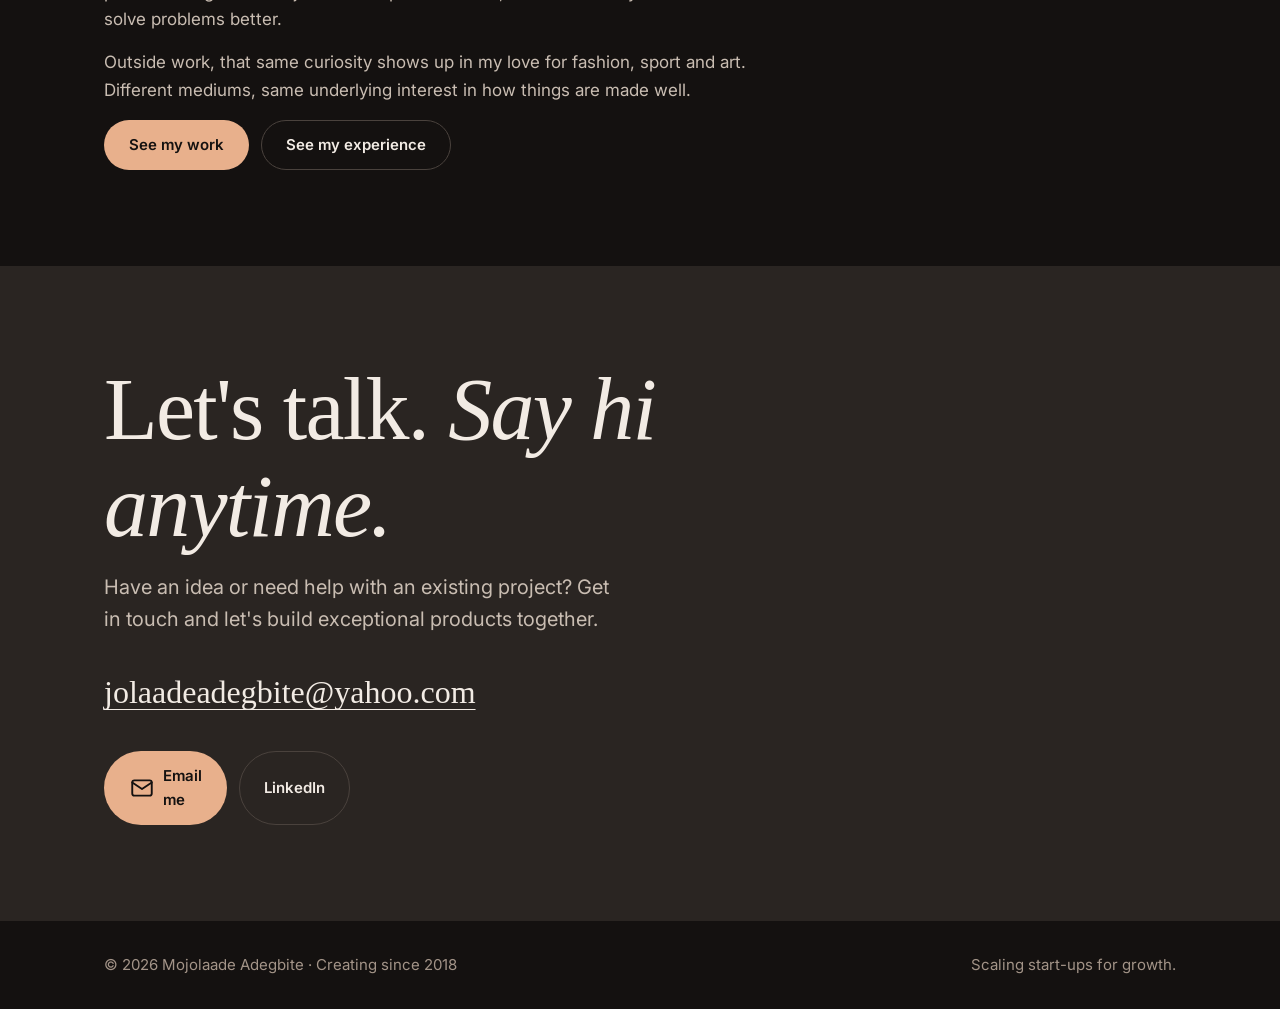
<file: about.html>
<!doctype html>
<html lang="en">
  <head>
    <meta charset="utf-8" />
    <meta name="viewport" content="width=device-width, initial-scale=1" />
    <title>About · Mojolaade Adegbite</title>
    <meta name="description" content="Mojolaade Adegbite is a product designer in Kraków with a background in Philosophy and 8+ years designing products and design systems." />
    <meta property="og:title" content="About · Mojolaade Adegbite" />
    <meta property="og:description" content="Mojolaade Adegbite is a product designer in Kraków with a background in Philosophy and 8+ years designing products and design systems." />
    <meta property="og:type" content="website" />
    <meta name="theme-color" content="#f7f4ef" media="(prefers-color-scheme: light)" />
    <meta name="theme-color" content="#070606" media="(prefers-color-scheme: dark)" />
    <link rel="icon" href="favicon.svg" type="image/svg+xml" />

    <!-- Apply a saved theme before first paint to avoid a flash. -->
    <script>
      try {
        const saved = localStorage.getItem("theme");
        if (saved) document.documentElement.dataset.theme = saved;
      } catch {}
    </script>

    <link rel="preconnect" href="https://fonts.googleapis.com" />
    <link rel="preconnect" href="https://fonts.gstatic.com" crossorigin />
    <link
      href="https://fonts.googleapis.com/css2?family=Inter:ital,opsz,wght@0,14..32,400..600;1,14..32,400..500&display=swap"
      rel="stylesheet"
    />
    <link rel="stylesheet" href="styles/tokens.css" />
    <link rel="stylesheet" href="styles/main.css" />
    <script src="scripts/main.js" defer></script>
  </head>

  <body>
    <a class="skip-link" href="#main">Skip to content</a>

    <header class="site-header">
      <div class="container">
        <a class="wordmark" href="./">Mojolaade Adegbite <span>Product Designer</span></a>
        <nav class="nav" aria-label="Main">
          <a href="./#work">Work</a>
          <a href="about.html" aria-current="page">About</a>
          <a href="./#experience">Experience</a>
          <a class="nav-contact" href="#contact">Let's talk</a>
          <button class="theme-toggle" type="button" aria-pressed="false">
            <span class="visually-hidden">Dark theme</span>
            <svg class="icon-sun" viewBox="0 0 24 24" fill="none" stroke="currentColor" stroke-width="1.75" stroke-linecap="round" aria-hidden="true"><circle cx="12" cy="12" r="4" /><path d="M12 2v2M12 20v2M4.9 4.9l1.4 1.4M17.7 17.7l1.4 1.4M2 12h2M20 12h2M4.9 19.1l1.4-1.4M17.7 6.3l1.4-1.4" /></svg>
            <svg class="icon-moon" viewBox="0 0 24 24" fill="none" stroke="currentColor" stroke-width="1.75" stroke-linecap="round" stroke-linejoin="round" aria-hidden="true"><path d="M21 12.8A9 9 0 1 1 11.2 3a7 7 0 0 0 9.8 9.8Z" /></svg>
          </button>
        </nav>
      </div>
    </header>

    <main id="main">
      <section class="page-hero" aria-labelledby="page-title">
        <div class="container about-hero">
          <div>
            <p class="eyebrow">About me</p>
            <h1 id="page-title">Product designer, based in Kraków.</h1>
          </div>
          <figure class="figure portrait">
            <img src="images/about/portrait.webp" alt="Portrait of Mojolaade Adegbite" width="768" height="1376" fetchpriority="high" decoding="async" />
          </figure>
        </div>
      </section>
      <div class="container prose">
        <p class="lede">
          Over 8 years, I've worked across the full arc of product design: early-stage discovery and
          research, interaction design and production-ready execution, for start-ups building from
          zero and for complex platforms carrying years of technical debt.
        </p>
        <p>
          When priorities shift or scope is ambiguous, I'm comfortable setting direction and making
          the first call. But I do it by working closely with founders, PMs, fellow designers and
          engineers, running research together and negotiating scope rather than deciding in
          isolation. Some of my best work has come out of close partnership: co-designing a product
          end to end with another designer, pairing with engineering to keep design and code in sync
          (which has given me a solid understanding of HTML and CSS), and running sessions with
          stakeholders to turn research into decisions the whole team can stand behind. That's what
          I bring to every team I join: the ability to bring order to complexity without needing
          someone else to hand me the map.
        </p>
        <p>
          That instinct started before design. My background is in Philosophy, where I trained to
          interrogate assumptions, follow logic rigorously and build arguments that hold up under
          pressure. I moved into UI/UX through self-directed and formal training, and that
          analytical foundation still shapes how I work. I ask what is actually true about how
          people and products behave, not just what looks right on a canvas.
        </p>
        <p>
          One thread that runs through a lot of my work is design systems: building the
          infrastructure that lets product teams move fast without sacrificing consistency. I don't
          just design within systems; I build the systems themselves and the processes that keep
          them alive after I've moved on.
        </p>
        <p>
          But the work I'm most proud of usually starts earlier than that: talking to users, mapping
          a journey nobody had mapped yet, shipping the first version of something that didn't exist
          before. Increasingly, I fold AI into that process, to synthesise research faster and
          generate quick variations of a direction so I can pressure-test it before committing
          craft time to polishing any single option.
        </p>
        <p>
          I'm driven to advocate for good design at the organisational level and to share what I
          know, the same way mentors and the design community supported me early on. Good product
          design doesn't just solve a problem once; it teaches everyone around it to solve problems
          better.
        </p>
        <p>
          Outside work, that same curiosity shows up in my love for fashion, sport and art.
          Different mediums, same underlying interest in how things are made well.
        </p>
        <div class="actions">
          <a class="button button-primary" href="./#work">See my work</a>
          <a class="button button-secondary" href="./#experience">See my experience</a>
        </div>
      </div>

      <!-- Contact -->
      <section class="contact" id="contact" aria-labelledby="contact-title">
        <div class="container reveal">
          <div>
            <h2 id="contact-title">Let's talk. <em>Say hi anytime.</em></h2>
            <p class="lede" style="margin-top: var(--space-4); max-width: 32rem">
              Have an idea or need help with an existing project? Get in touch and let's build
              exceptional products together.
            </p>
            <a class="contact-email" href="mailto:jolaadeadegbite@yahoo.com">jolaadeadegbite@yahoo.com</a>
          </div>
          <div class="actions">
            <a class="button button-primary" href="mailto:jolaadeadegbite@yahoo.com"><svg viewBox="0 0 24 24" fill="none" stroke="currentColor" stroke-width="1.75" stroke-linecap="round" stroke-linejoin="round" aria-hidden="true"><rect x="3" y="5" width="18" height="14" rx="2" /><path d="m3 7 9 6 9-6" /></svg>Email me</a>
            <a class="button button-secondary" href="https://www.linkedin.com/in/mojolaade-adegbite/" target="_blank" rel="noopener">LinkedIn<span class="visually-hidden"> (opens in a new tab)</span></a>
          </div>
        </div>
      </section>
    </main>

    <footer class="site-footer">
      <div class="container">
        <p>© <span data-year>2026</span> Mojolaade Adegbite · Creating since 2018</p>
        <p>Scaling start-ups for growth.</p>
      </div>
    </footer>
  </body>
</html>
</file>
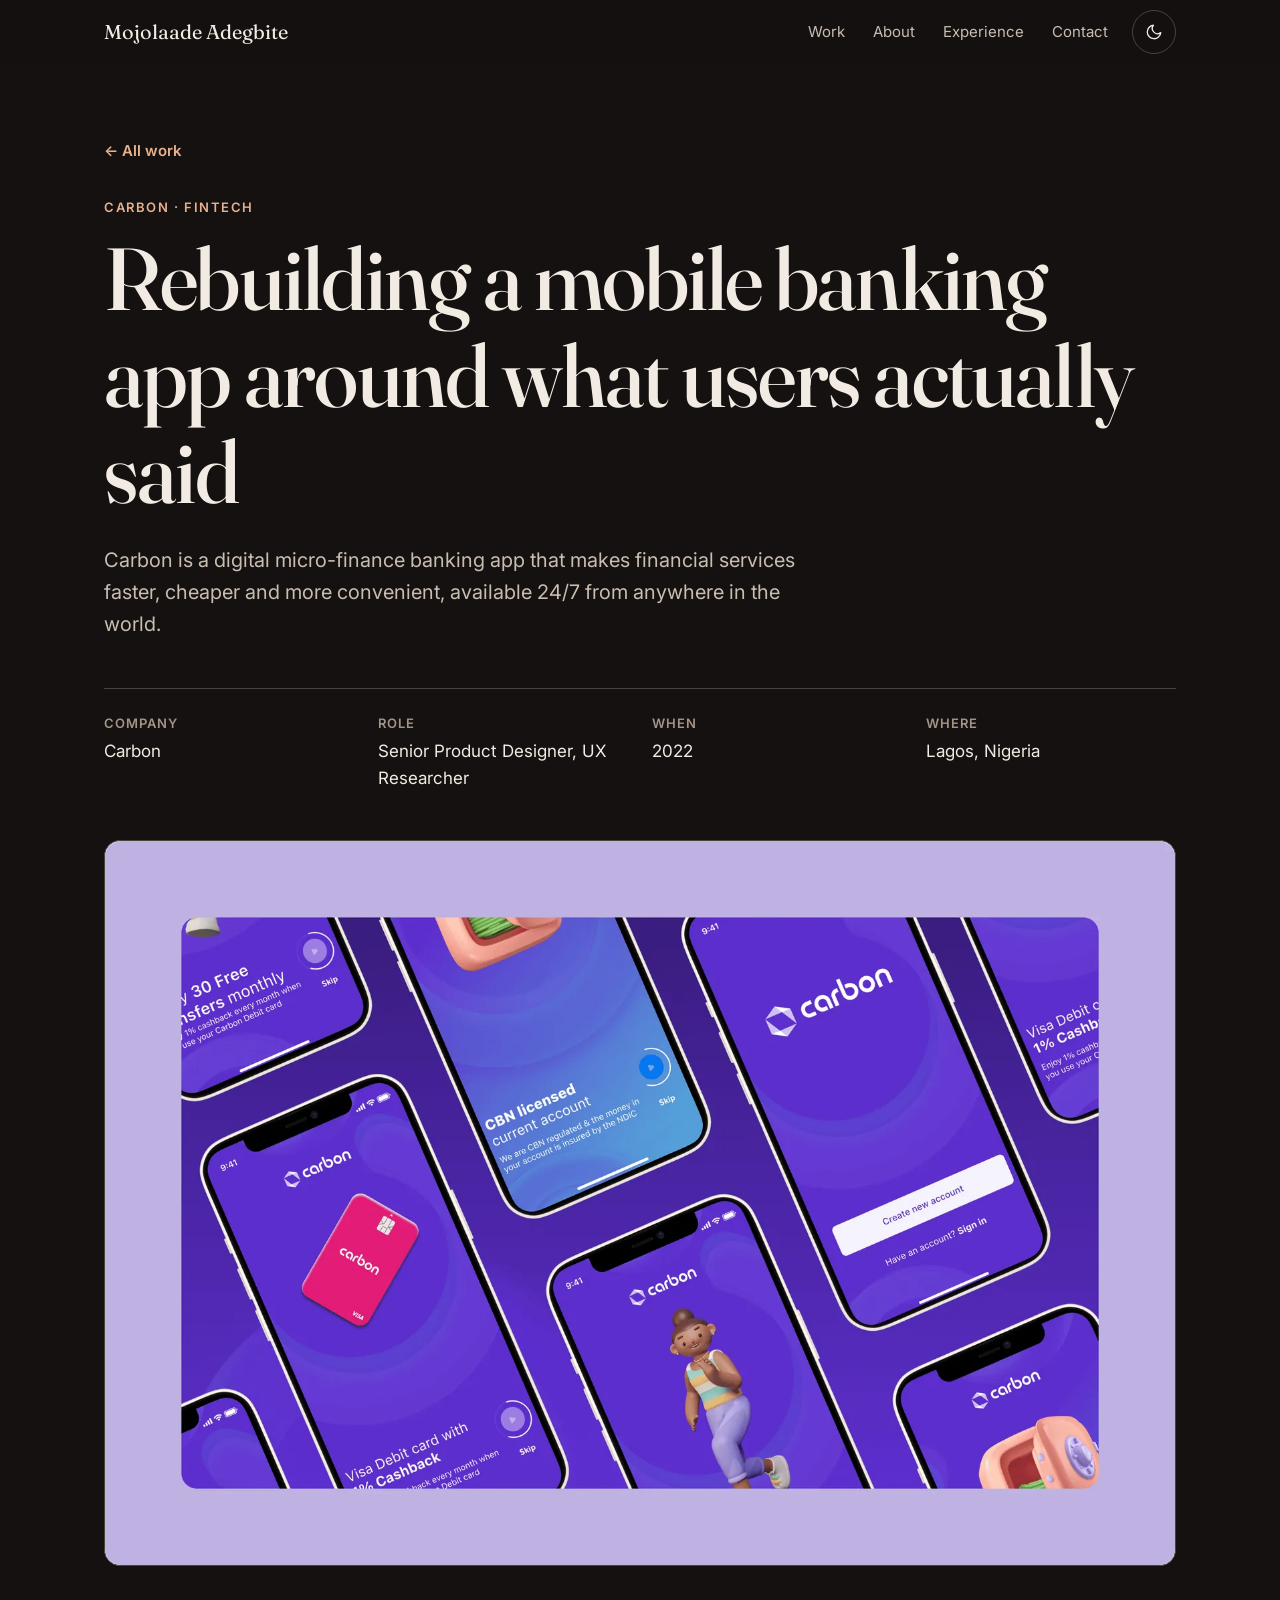
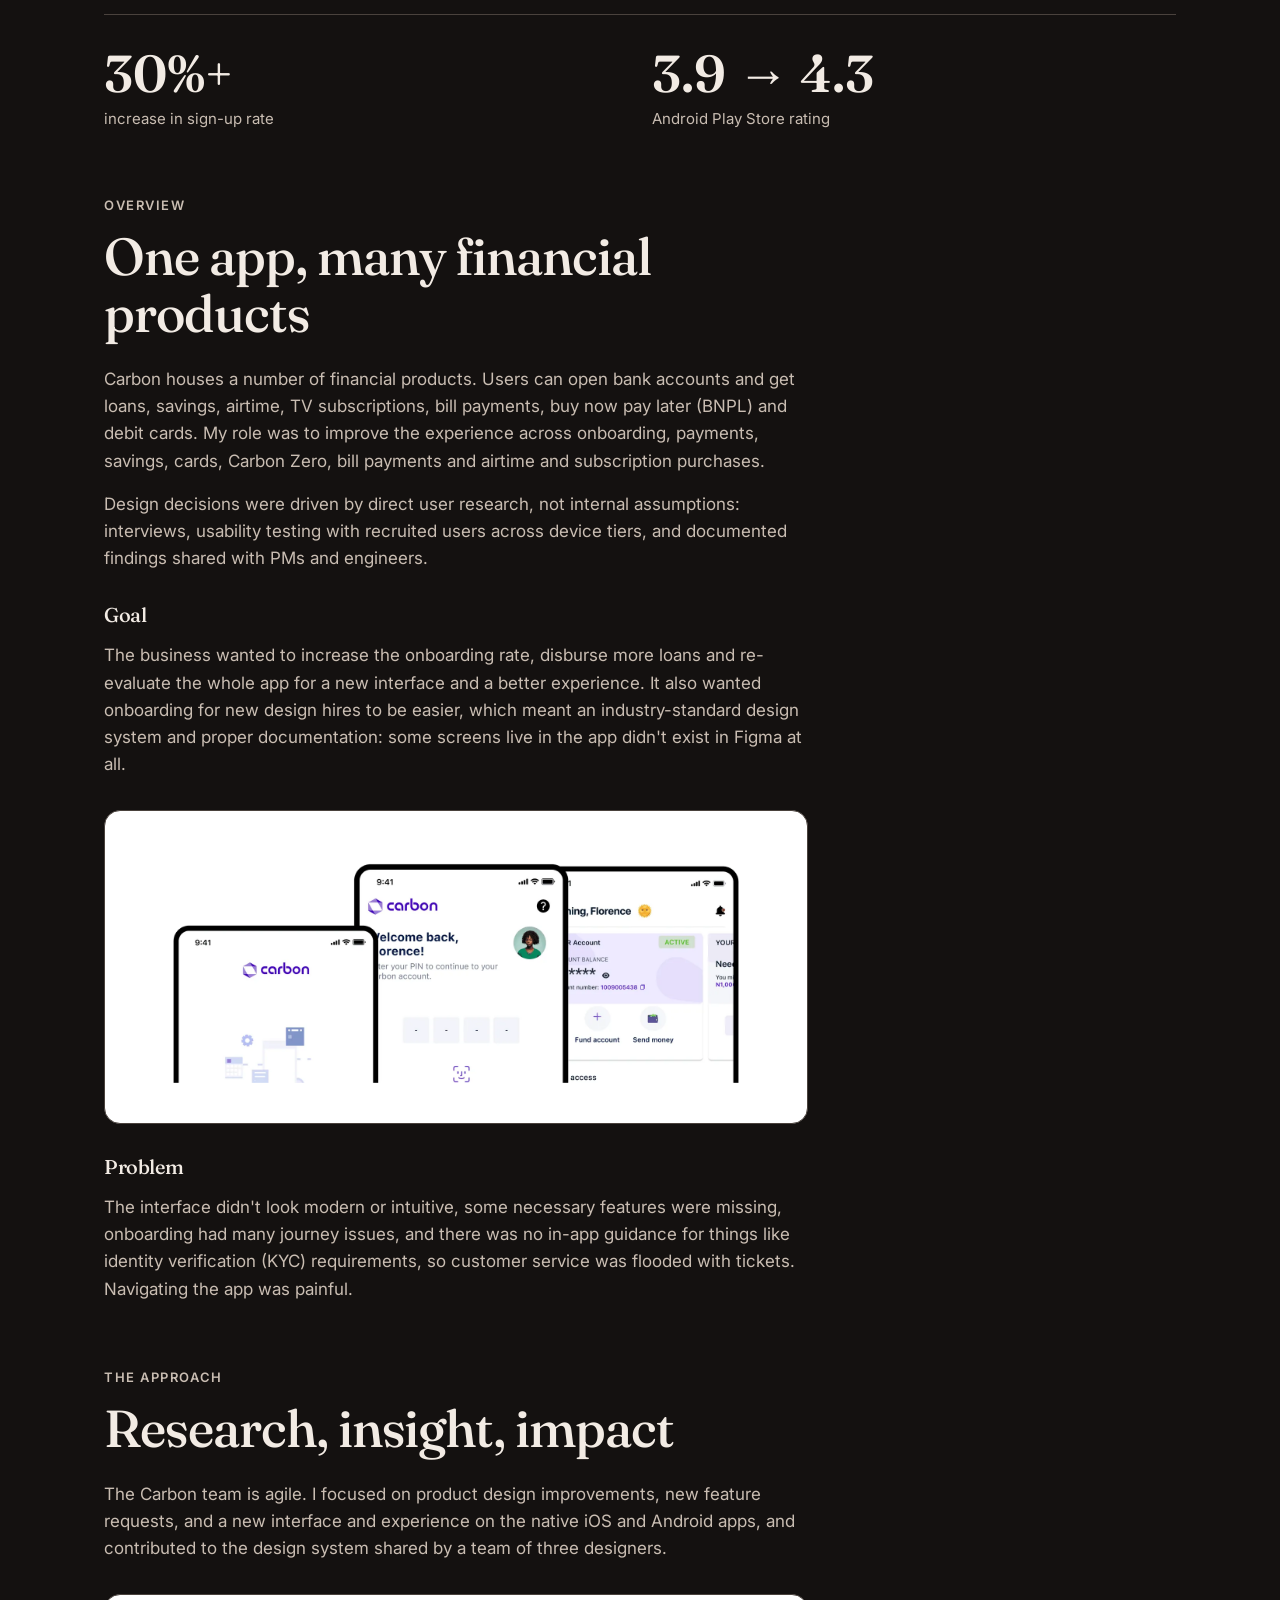
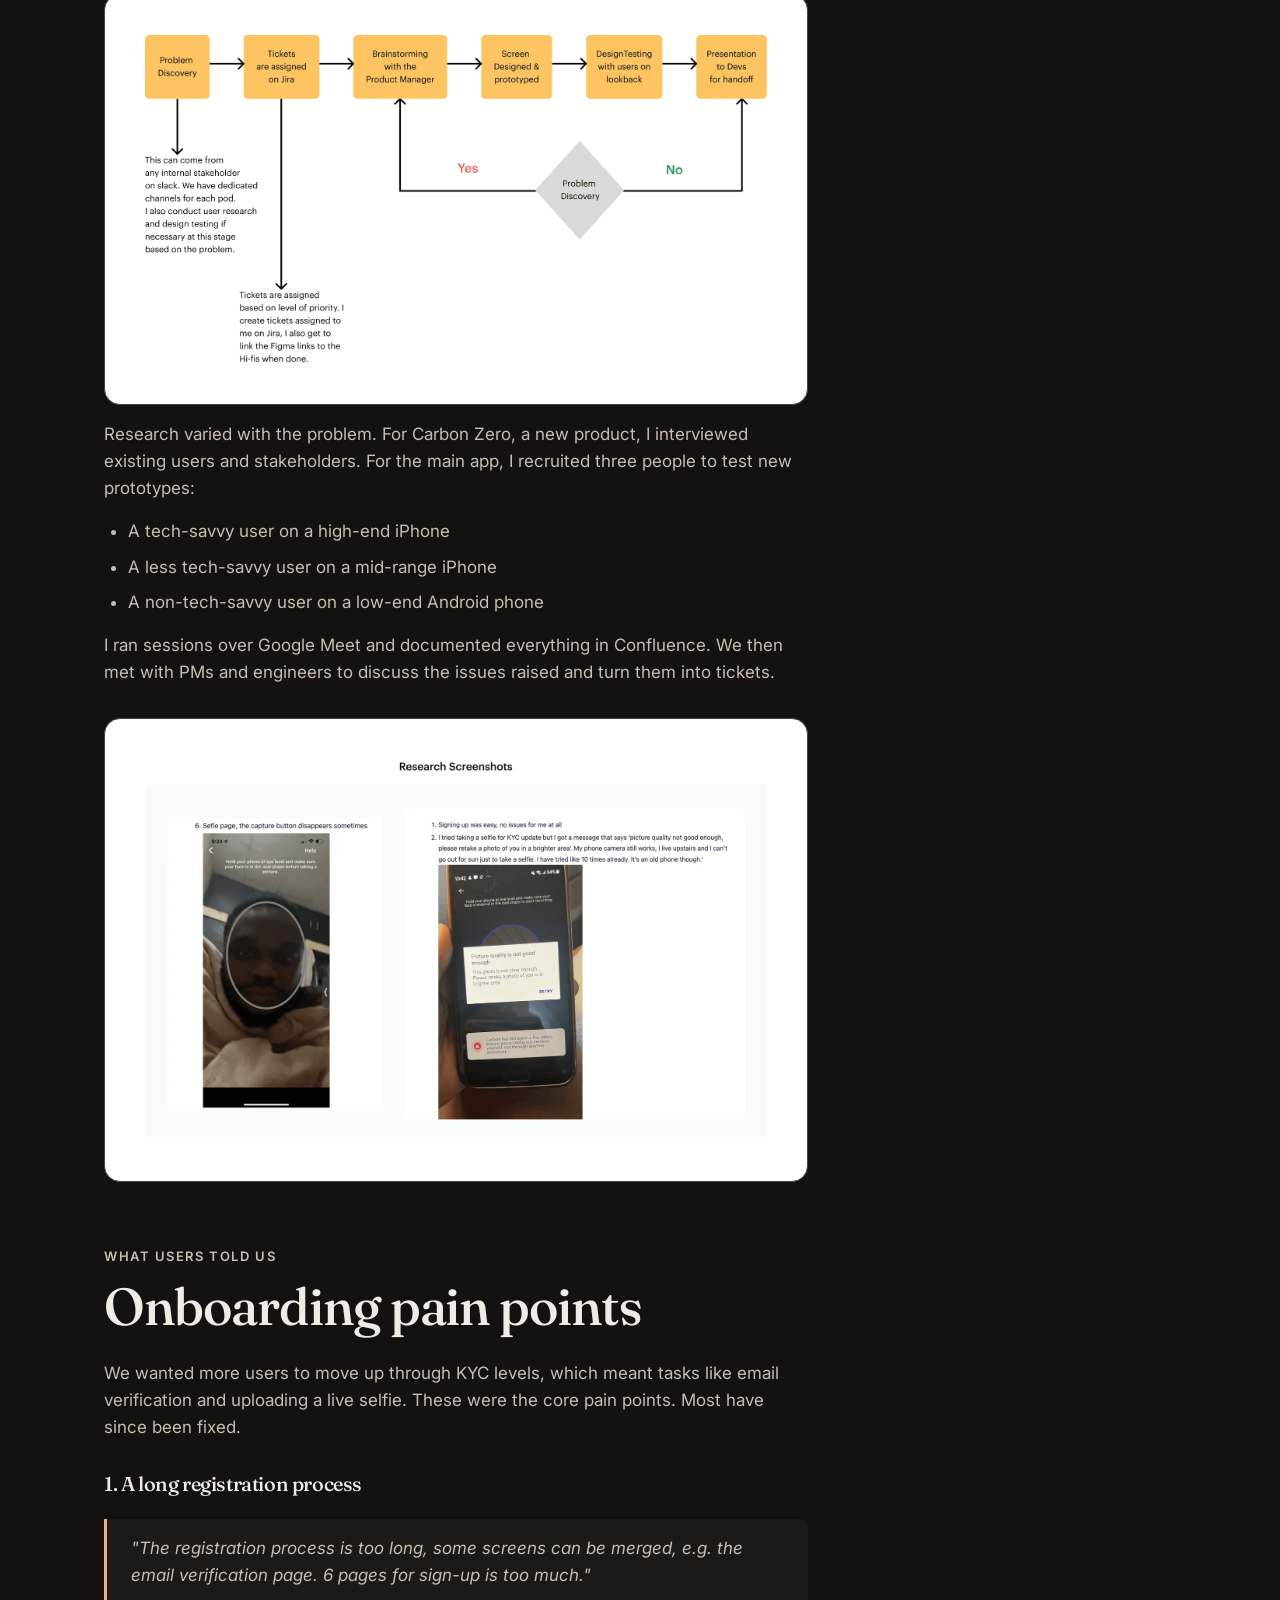
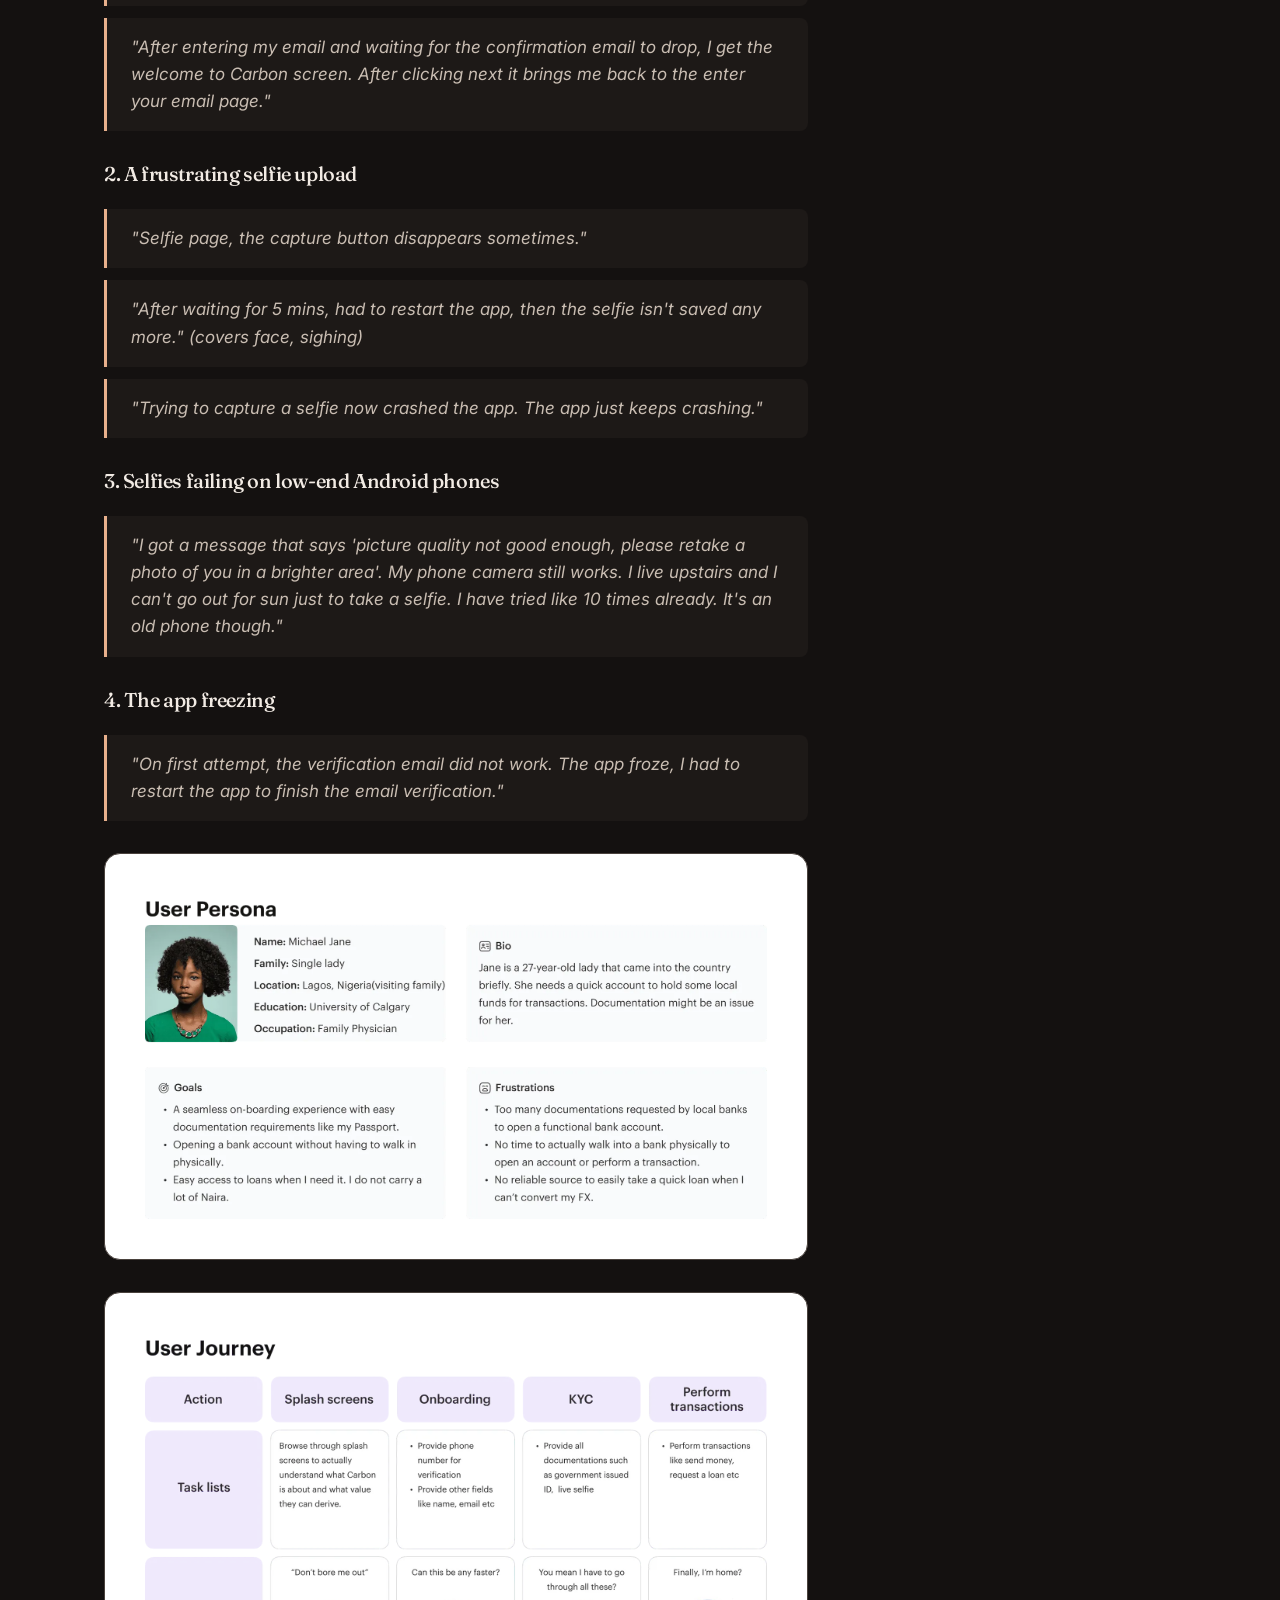
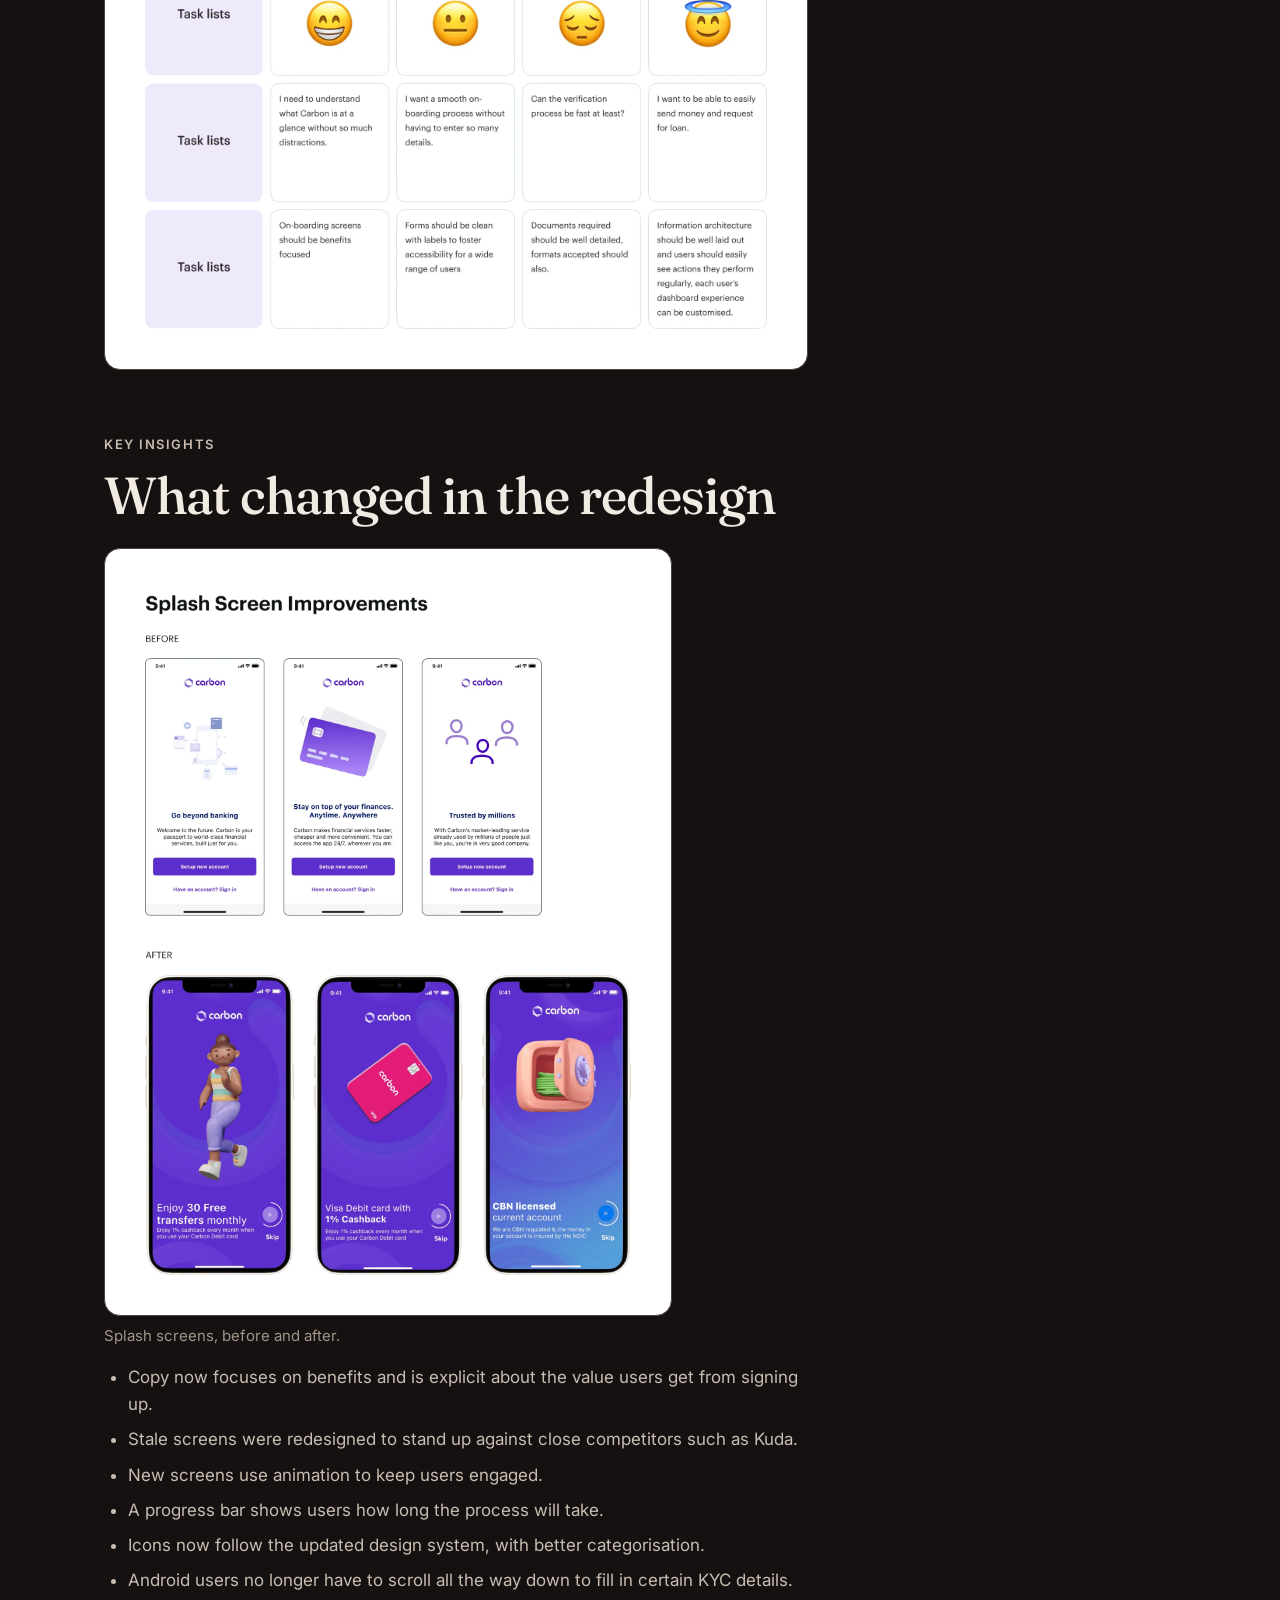
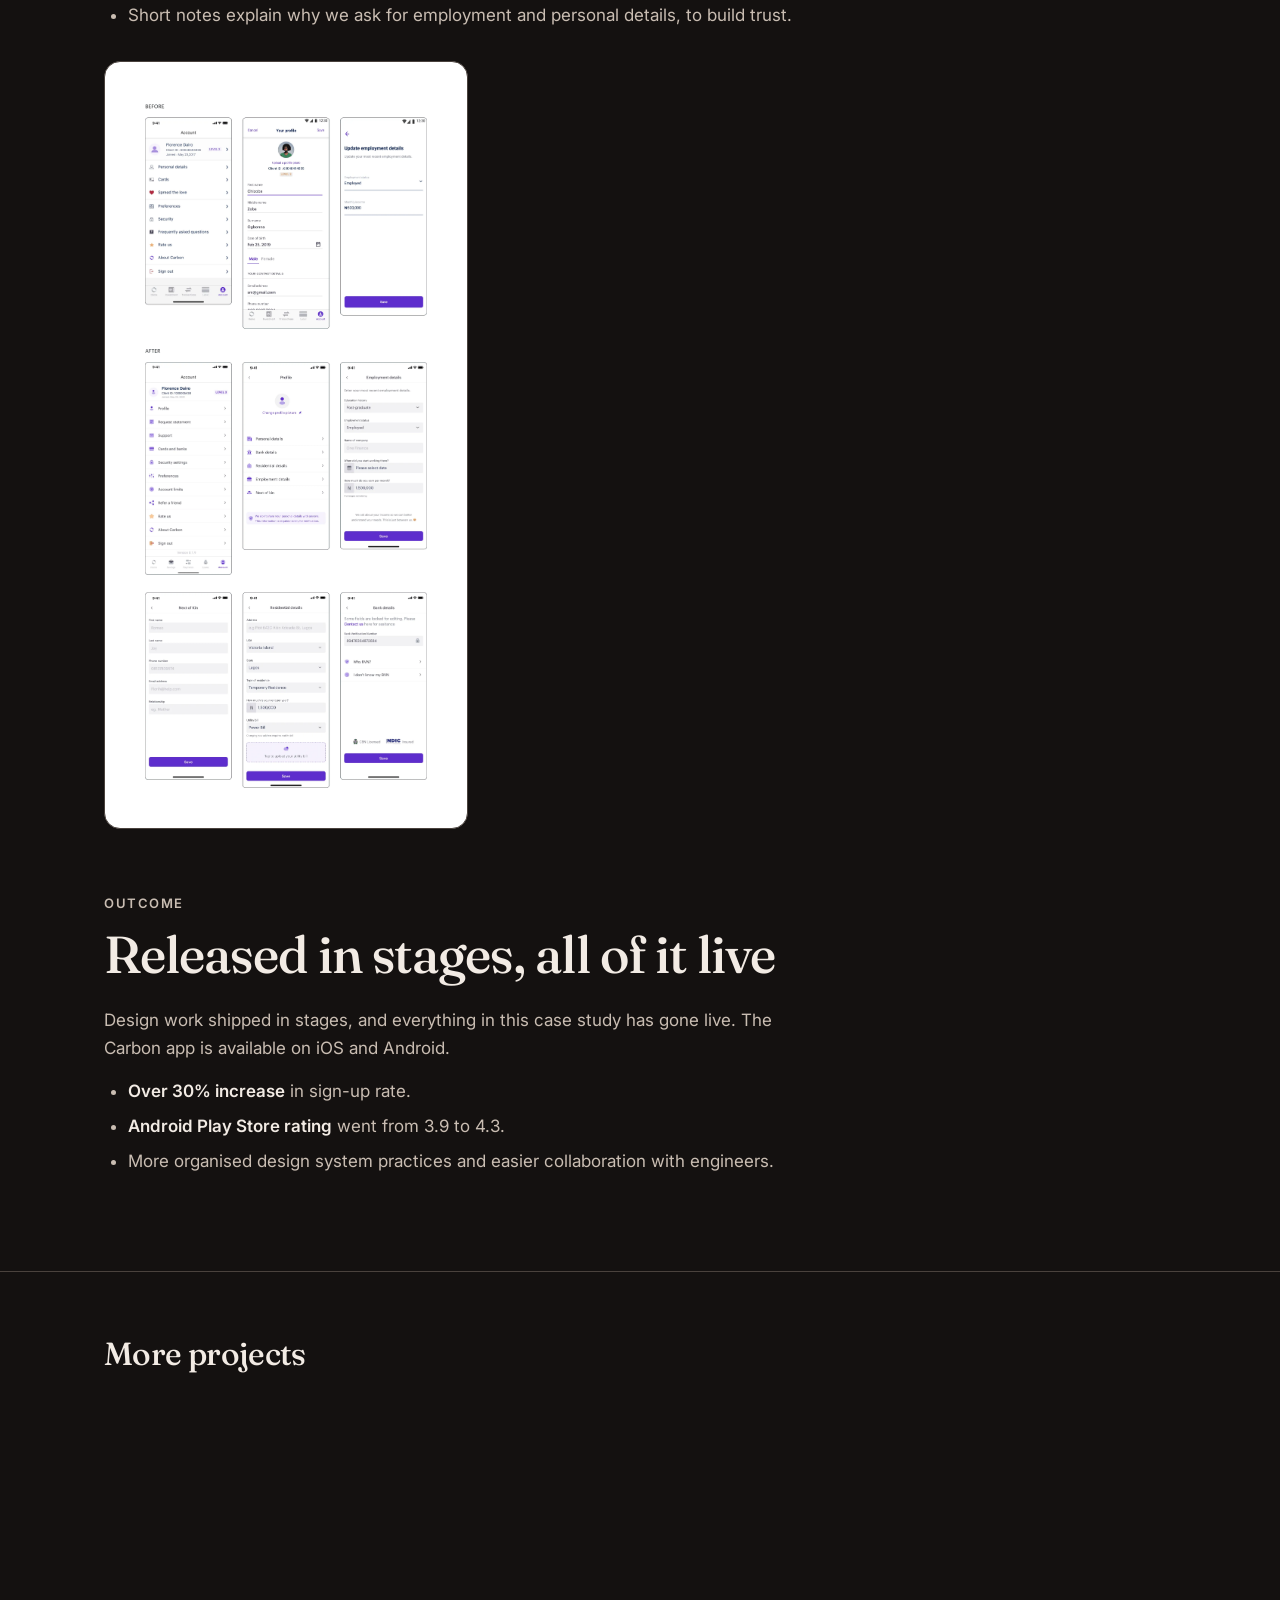
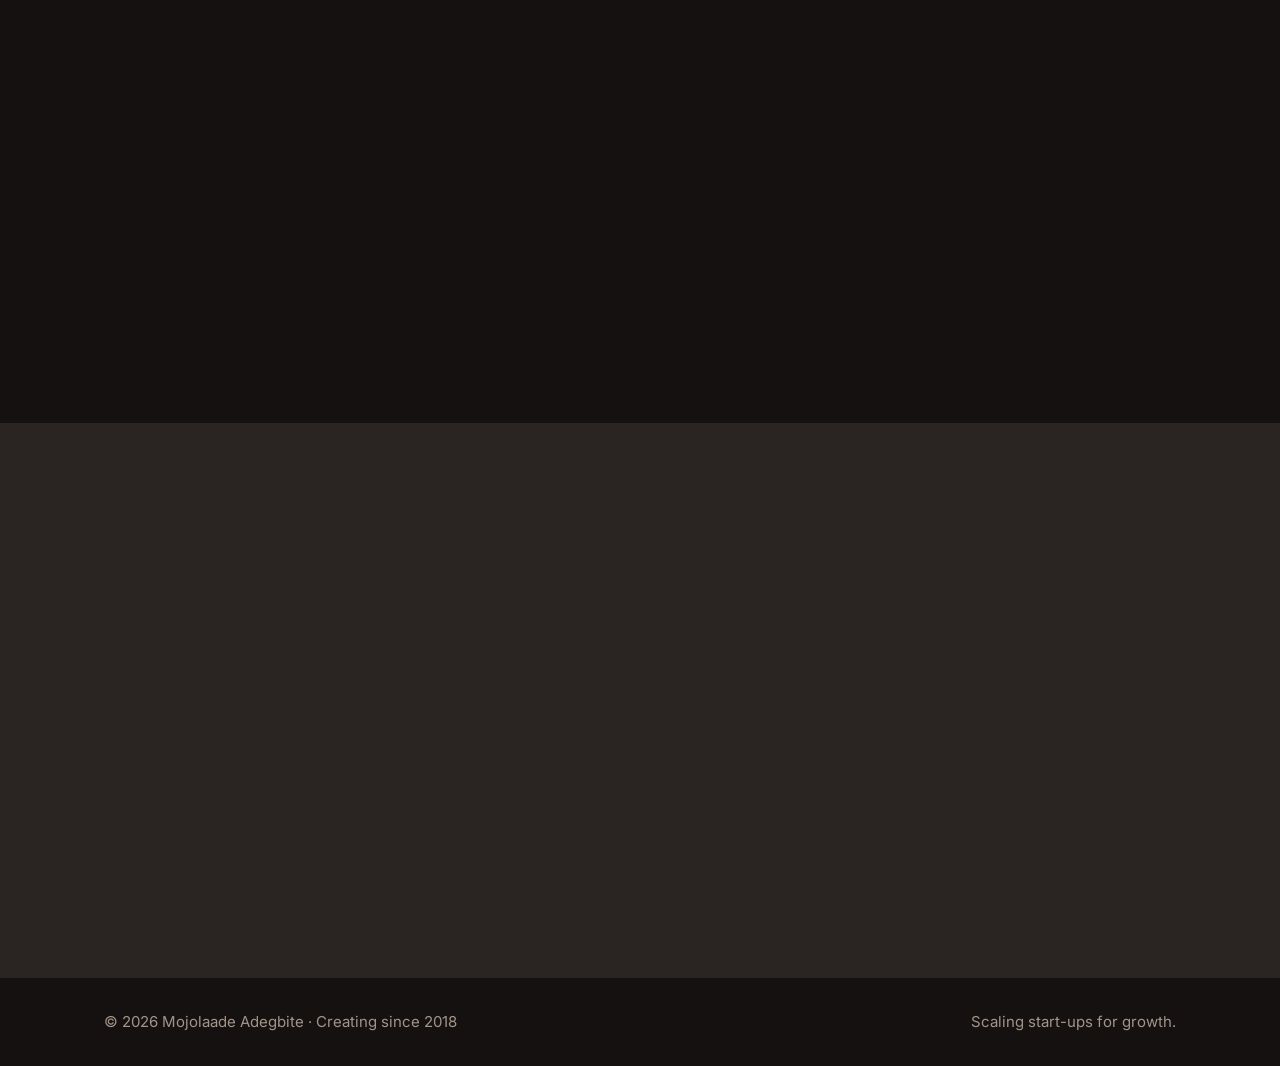
<file: work/carbon.html>
<!doctype html>
<html lang="en">
  <head>
    <meta charset="utf-8" />
    <meta name="viewport" content="width=device-width, initial-scale=1" />
    <title>Carbon: Rebuilding a mobile banking app around what users actually said · Mojolaade Adegbite</title>
    <meta name="description" content="Carbon is a digital micro-finance banking app that makes financial services faster, cheaper and more convenient, available 24/7 from anywhere in the world." />
    <meta property="og:title" content="Carbon: Rebuilding a mobile banking app around what users actually said · Mojolaade Adegbite" />
    <meta property="og:description" content="Carbon is a digital micro-finance banking app that makes financial services faster, cheaper and more convenient, available 24/7 from anywhere in the world." />
    <meta property="og:type" content="website" />
    <meta name="theme-color" content="#fbf7f3" media="(prefers-color-scheme: light)" />
    <meta name="theme-color" content="#141110" media="(prefers-color-scheme: dark)" />
    <link rel="icon" href="../favicon.svg" type="image/svg+xml" />

    <!-- Apply a saved theme before first paint to avoid a flash. -->
    <script>
      try {
        const saved = localStorage.getItem("theme");
        if (saved) document.documentElement.dataset.theme = saved;
      } catch {}
    </script>

    <link rel="preconnect" href="https://fonts.googleapis.com" />
    <link rel="preconnect" href="https://fonts.gstatic.com" crossorigin />
    <link
      href="https://fonts.googleapis.com/css2?family=Fraunces:ital,opsz,wght@0,9..144,400..600;1,9..144,400..600&family=Inter:wght@400;500;600&display=swap"
      rel="stylesheet"
    />
    <link rel="stylesheet" href="../styles/tokens.css" />
    <link rel="stylesheet" href="../styles/main.css" />
    <script src="../scripts/main.js" defer></script>
  </head>

  <body>
    <a class="skip-link" href="#main">Skip to content</a>

    <header class="site-header">
      <div class="container">
        <a class="wordmark" href="../">Mojolaade Adegbite</a>
        <nav class="nav" aria-label="Main">
          <a href="../#work" aria-current="page">Work</a>
          <a href="../about.html">About</a>
          <a href="../#experience">Experience</a>
          <a class="nav-contact" href="#contact">Contact</a>
          <button class="theme-toggle" type="button" aria-pressed="false">
            <span class="visually-hidden">Dark theme</span>
            <svg class="icon-sun" viewBox="0 0 24 24" fill="none" stroke="currentColor" stroke-width="1.75" stroke-linecap="round" aria-hidden="true"><circle cx="12" cy="12" r="4" /><path d="M12 2v2M12 20v2M4.9 4.9l1.4 1.4M17.7 17.7l1.4 1.4M2 12h2M20 12h2M4.9 19.1l1.4-1.4M17.7 6.3l1.4-1.4" /></svg>
            <svg class="icon-moon" viewBox="0 0 24 24" fill="none" stroke="currentColor" stroke-width="1.75" stroke-linecap="round" stroke-linejoin="round" aria-hidden="true"><path d="M21 12.8A9 9 0 1 1 11.2 3a7 7 0 0 0 9.8 9.8Z" /></svg>
          </button>
        </nav>
      </div>
    </header>

    <main id="main">
      <article>
        <header class="page-hero">
          <div class="container">
            <a class="text-link" href="../#work">← All work</a>
            <p class="eyebrow" style="margin-top: var(--space-5)">Carbon · Fintech</p>
            <h1 id="page-title">Rebuilding a mobile banking app around what users actually said</h1>
            <p class="lede">Carbon is a digital micro-finance banking app that makes financial services faster, cheaper and more convenient, available 24/7 from anywhere in the world.</p>
            <dl class="facts">
            <div><dt>Company</dt><dd>Carbon</dd></div>
            <div><dt>Role</dt><dd>Senior Product Designer, UX Researcher</dd></div>
            <div><dt>When</dt><dd>2022</dd></div>
            <div><dt>Where</dt><dd>Lagos, Nigeria</dd></div>
            </dl>
          </div>
        </header>
        <div class="container">
          <figure class="figure cover">
            <img src="../images/work/carbon/cover.webp" alt="Carbon app screens on purple: home, cards and onboarding" width="1600" height="1082" fetchpriority="high" decoding="async" />
          </figure>
        </div>
        <div class="container prose">
          <ul class="stats" aria-label="Results">
            <li><strong>30%+</strong><span>increase in sign-up rate</span></li>
            <li><strong>3.9 → 4.3</strong><span>Android Play Store rating</span></li>
          </ul>

          <p class="eyebrow">Overview</p>
          <h2>One app, many financial products</h2>
          <p>
            Carbon houses a number of financial products. Users can open bank accounts and get loans,
            savings, airtime, TV subscriptions, bill payments, buy now pay later (BNPL) and debit
            cards. My role was to improve the experience across onboarding, payments, savings, cards,
            Carbon Zero, bill payments and airtime and subscription purchases.
          </p>
          <p>
            Design decisions were driven by direct user research, not internal assumptions:
            interviews, usability testing with recruited users across device tiers, and documented
            findings shared with PMs and engineers.
          </p>

          <h3>Goal</h3>
          <p>
            The business wanted to increase the onboarding rate, disburse more loans and re-evaluate
            the whole app for a new interface and a better experience. It also wanted onboarding for
            new design hires to be easier, which meant an industry-standard design system and proper
            documentation: some screens live in the app didn't exist in Figma at all.
          </p>
          <figure class="figure">
            <img src="../images/work/carbon/goal.webp" class="img-padded" alt="Redesigned Carbon welcome and sign-in screens" width="1600" height="596" loading="lazy" decoding="async" />
          </figure>

          <h3>Problem</h3>
          <p>
            The interface didn't look modern or intuitive, some necessary features were missing,
            onboarding had many journey issues, and there was no in-app guidance for things like
            identity verification (KYC) requirements, so customer service was flooded with tickets.
            Navigating the app was painful.
          </p>

          <p class="eyebrow">The approach</p>
          <h2>Research, insight, impact</h2>
          <p>
            The Carbon team is agile. I focused on product design improvements, new feature requests,
            and a new interface and experience on the native iOS and Android apps, and contributed to
            the design system shared by a team of three designers.
          </p>
          <figure class="figure">
            <img src="../images/work/carbon/process.webp" class="img-padded" alt="How a feature request flows: problem discovery, tickets, brainstorming with the product manager, screen design, testing with users and handover to developers" width="1600" height="845" loading="lazy" decoding="async" />
          </figure>
          <p>
            Research varied with the problem. For Carbon Zero, a new product, I interviewed existing
            users and stakeholders. For the main app, I recruited three people to test new prototypes:
          </p>
          <ul>
            <li>A tech-savvy user on a high-end iPhone</li>
            <li>A less tech-savvy user on a mid-range iPhone</li>
            <li>A non-tech-savvy user on a low-end Android phone</li>
          </ul>
          <p>
            I ran sessions over Google Meet and documented everything in Confluence. We then met with
            PMs and engineers to discuss the issues raised and turn them into tickets.
          </p>
          <figure class="figure">
            <img src="../images/work/carbon/research.webp" class="img-padded" alt="Screenshots from usability sessions: a selfie capture that failed and the error message a user saw" width="1600" height="981" loading="lazy" decoding="async" />
          </figure>

          <p class="eyebrow">What users told us</p>
          <h2>Onboarding pain points</h2>
          <p>
            We wanted more users to move up through KYC levels, which meant tasks like email
            verification and uploading a live selfie. These were the core pain points. Most have since
            been fixed.
          </p>

          <h3>1. A long registration process</h3>
          <blockquote>"The registration process is too long, some screens can be merged, e.g. the email verification page. 6 pages for sign-up is too much."</blockquote>
          <blockquote>"After entering my email and waiting for the confirmation email to drop, I get the welcome to Carbon screen. After clicking next it brings me back to the enter your email page."</blockquote>

          <h3>2. A frustrating selfie upload</h3>
          <blockquote>"Selfie page, the capture button disappears sometimes."</blockquote>
          <blockquote>"After waiting for 5 mins, had to restart the app, then the selfie isn't saved any more." <em>(covers face, sighing)</em></blockquote>
          <blockquote>"Trying to capture a selfie now crashed the app. The app just keeps crashing."</blockquote>

          <h3>3. Selfies failing on low-end Android phones</h3>
          <blockquote>"I got a message that says 'picture quality not good enough, please retake a photo of you in a brighter area'. My phone camera still works. I live upstairs and I can't go out for sun just to take a selfie. I have tried like 10 times already. It's an old phone though."</blockquote>

          <h3>4. The app freezing</h3>
          <blockquote>"On first attempt, the verification email did not work. The app froze, I had to restart the app to finish the email verification."</blockquote>
          <figure class="figure">
            <img src="../images/work/carbon/persona.webp" class="img-padded" alt="User persona for a Carbon customer, with bio, goals and frustrations" width="1600" height="837" loading="lazy" decoding="async" />
          </figure>
          <figure class="figure">
            <img src="../images/work/carbon/journey.webp" class="img-padded" alt="User journey across splash screens, onboarding, KYC and first transactions, showing tasks, feelings and ideas at each stage" width="1600" height="1532" loading="lazy" decoding="async" />
          </figure>

          <p class="eyebrow">Key insights</p>
          <h2>What changed in the redesign</h2>
          <figure class="figure">
            <img src="../images/work/carbon/splash.webp" class="img-padded" alt="Splash screens before and after the redesign" width="1458" height="2060" loading="lazy" decoding="async" />
            <figcaption>Splash screens, before and after.</figcaption>
          </figure>
          <ul>
            <li>Copy now focuses on benefits and is explicit about the value users get from signing up.</li>
            <li>Stale screens were redesigned to stand up against close competitors such as Kuda.</li>
            <li>New screens use animation to keep users engaged.</li>
            <li>A progress bar shows users how long the process will take.</li>
            <li>Icons now follow the updated design system, with better categorisation.</li>
            <li>Android users no longer have to scroll all the way down to fill in certain KYC details.</li>
            <li>Short notes explain why we ask for employment and personal details, to build trust.</li>
          </ul>
          <figure class="figure">
            <img src="../images/work/carbon/insights.webp" class="img-padded" alt="Redesigned onboarding and KYC screens, including the progress bar and explanatory notes" width="1491" height="3632" loading="lazy" decoding="async" />
          </figure>

          <p class="eyebrow">Outcome</p>
          <h2>Released in stages, all of it live</h2>
          <p>
            Design work shipped in stages, and everything in this case study has gone live. The Carbon
            app is available on iOS and Android.
          </p>
          <ul>
            <li><strong>Over 30% increase</strong> in sign-up rate.</li>
            <li><strong>Android Play Store rating</strong> went from 3.9 to 4.3.</li>
            <li>More organised design system practices and easier collaboration with engineers.</li>
          </ul>
        </div>
      </article>

      <section class="more-work" aria-labelledby="more-title">
        <div class="container">
          <h2 id="more-title">More projects</h2>
          <div class="work-grid">
            <article class="case reveal">
              <div class="case-media"><img src="../images/work/netguru/cover.webp" alt="" width="1600" height="1049" loading="lazy" decoding="async" /></div>
              <p class="case-meta">Netguru · Sustainable Energy</p>
                <h3><a href="../work/netguru.html">EV charging mobile app</a></h3>
                <p>Co-designed an EV charging app end to end and the design system behind it, from first workshops to a product that shipped on schedule.</p>
            </article>

            <article class="case reveal">
              <div class="case-media"><img src="../images/work/patricia-business/cover.webp" alt="" width="1600" height="1082" loading="lazy" decoding="async" /></div>
              <p class="case-meta">Patricia Business · Fintech</p>
                <h3><a href="../work/patricia-business.html">Crypto web app for business</a></h3>
                <p>Led a team of three designers to shape a B2B crypto payment gateway for merchants, from customer journey to dashboard and payment links.</p>
            </article>
          </div>
        </div>
      </section>

      <!-- Contact -->
      <section class="contact" id="contact" aria-labelledby="contact-title">
        <div class="container reveal">
          <p class="eyebrow">Contact</p>
          <h2 id="contact-title">Let's talk.</h2>
          <p class="lede" style="margin-top: var(--space-4); max-width: 36rem">
            Have an idea or need help with an existing project? Get in touch and let's build
            exceptional products together.
          </p>
          <a class="contact-email" href="mailto:jolaadeadegbite@yahoo.com">jolaadeadegbite@yahoo.com</a>
          <div class="actions">
            <a class="button button-primary" href="mailto:jolaadeadegbite@yahoo.com">Email me</a>
            <a class="button button-secondary" href="https://www.linkedin.com/in/mojolaade-adegbite/" target="_blank" rel="noopener">LinkedIn<span class="visually-hidden"> (opens in a new tab)</span></a>
          </div>
        </div>
      </section>
    </main>

    <footer class="site-footer">
      <div class="container">
        <p>© <span data-year>2026</span> Mojolaade Adegbite · Creating since 2018</p>
        <p>Scaling start-ups for growth.</p>
      </div>
    </footer>
  </body>
</html>
</file>
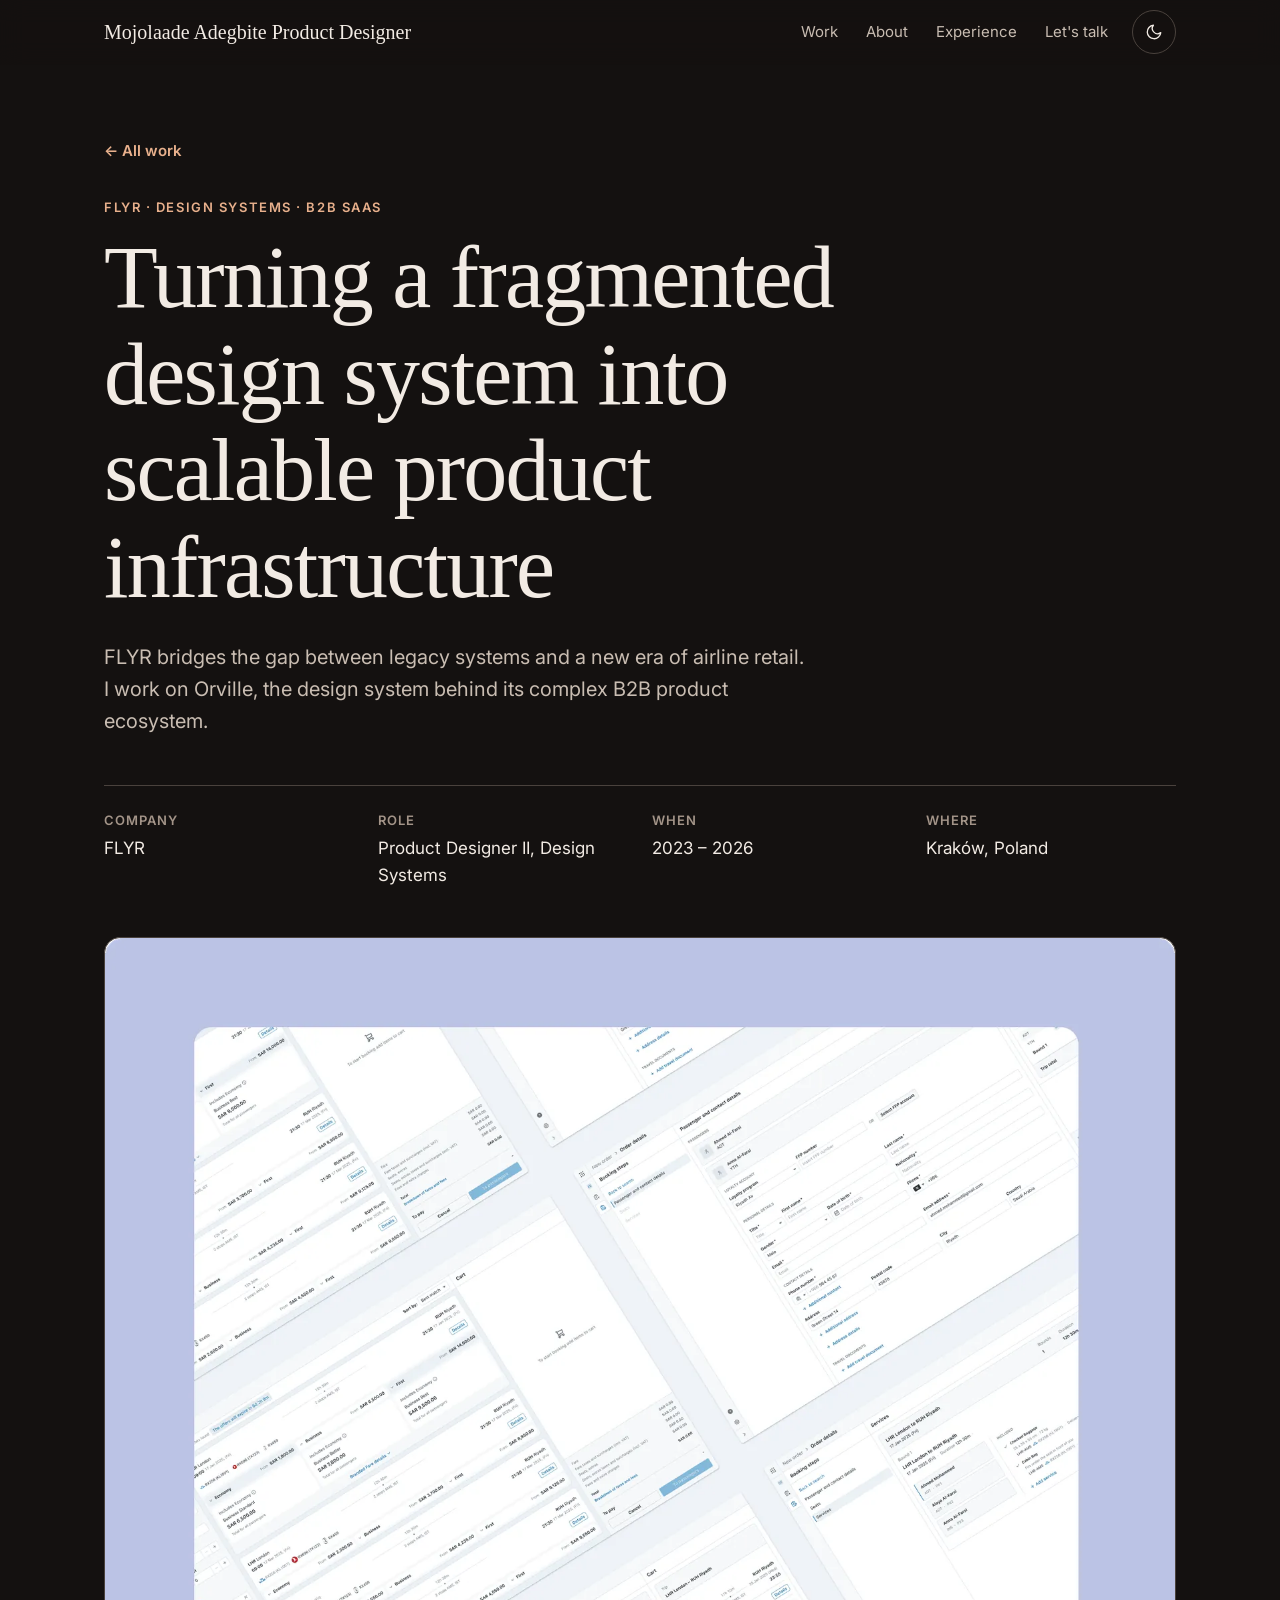
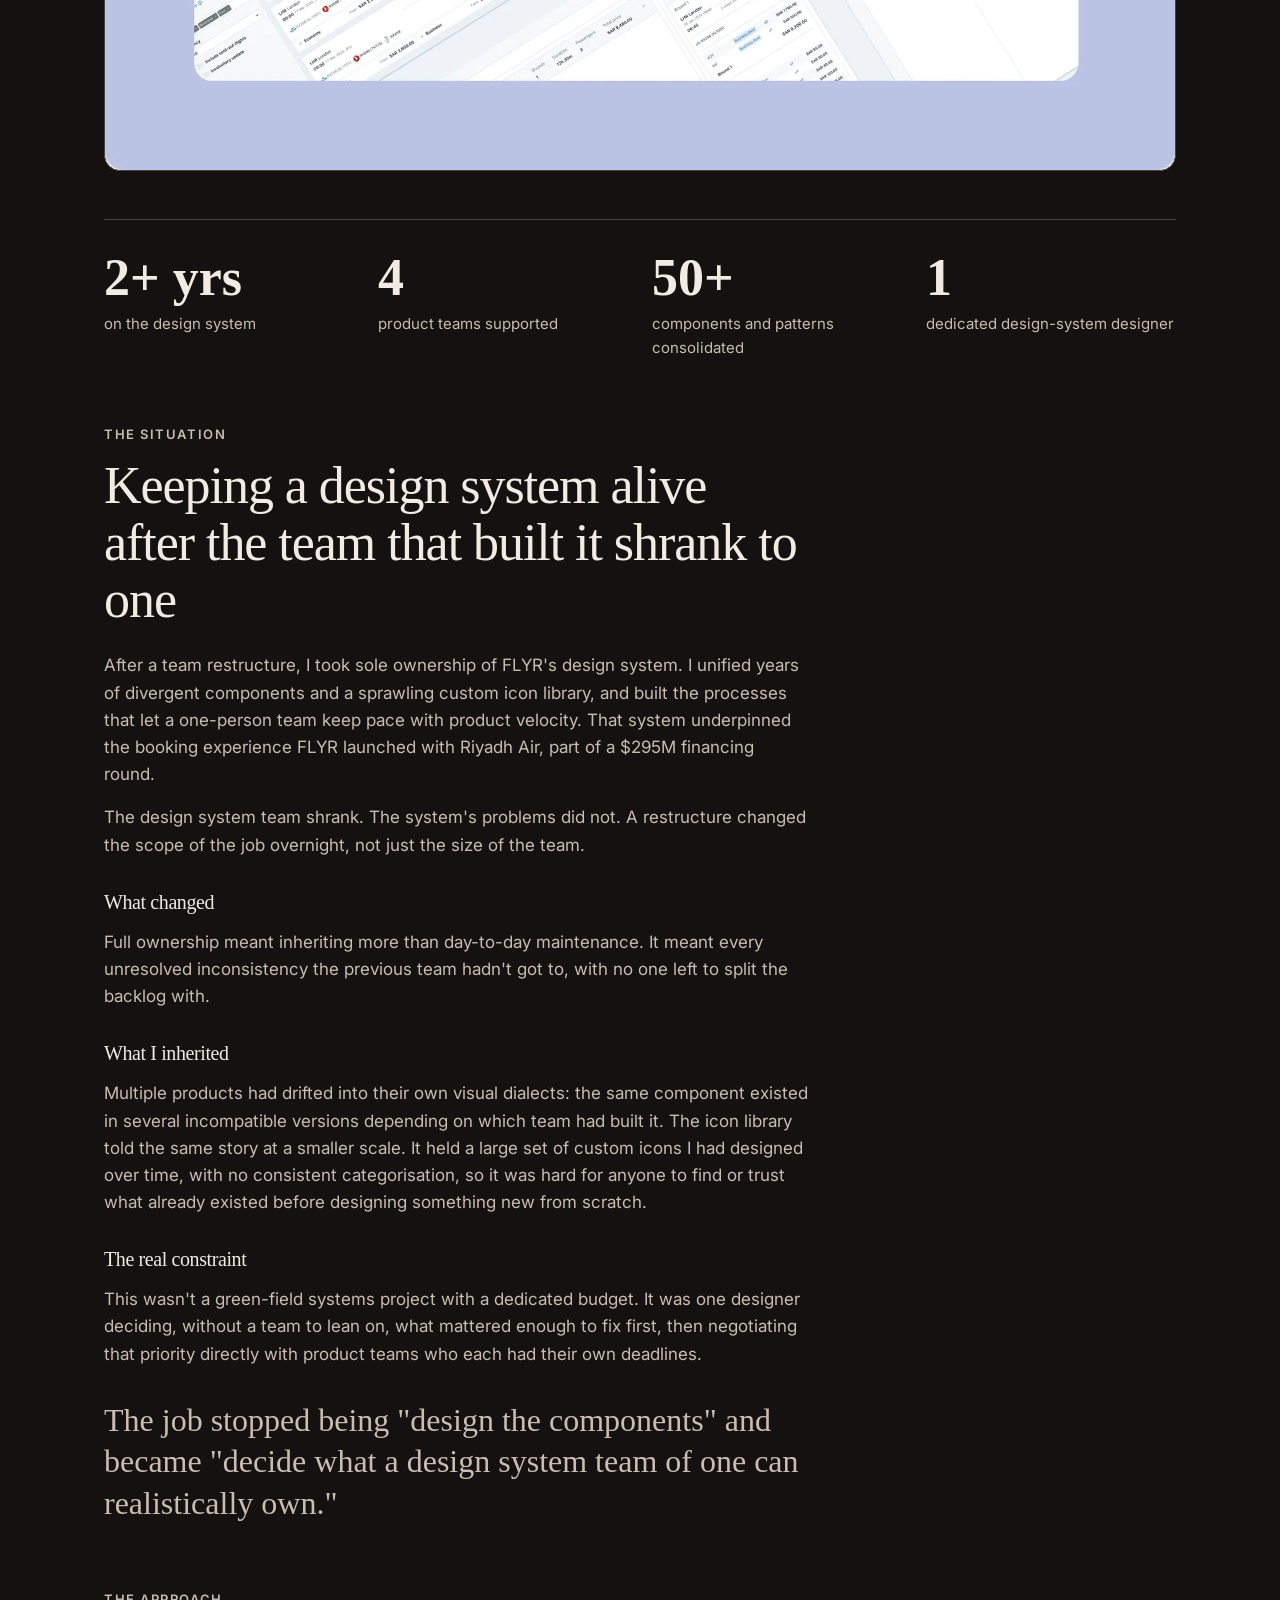
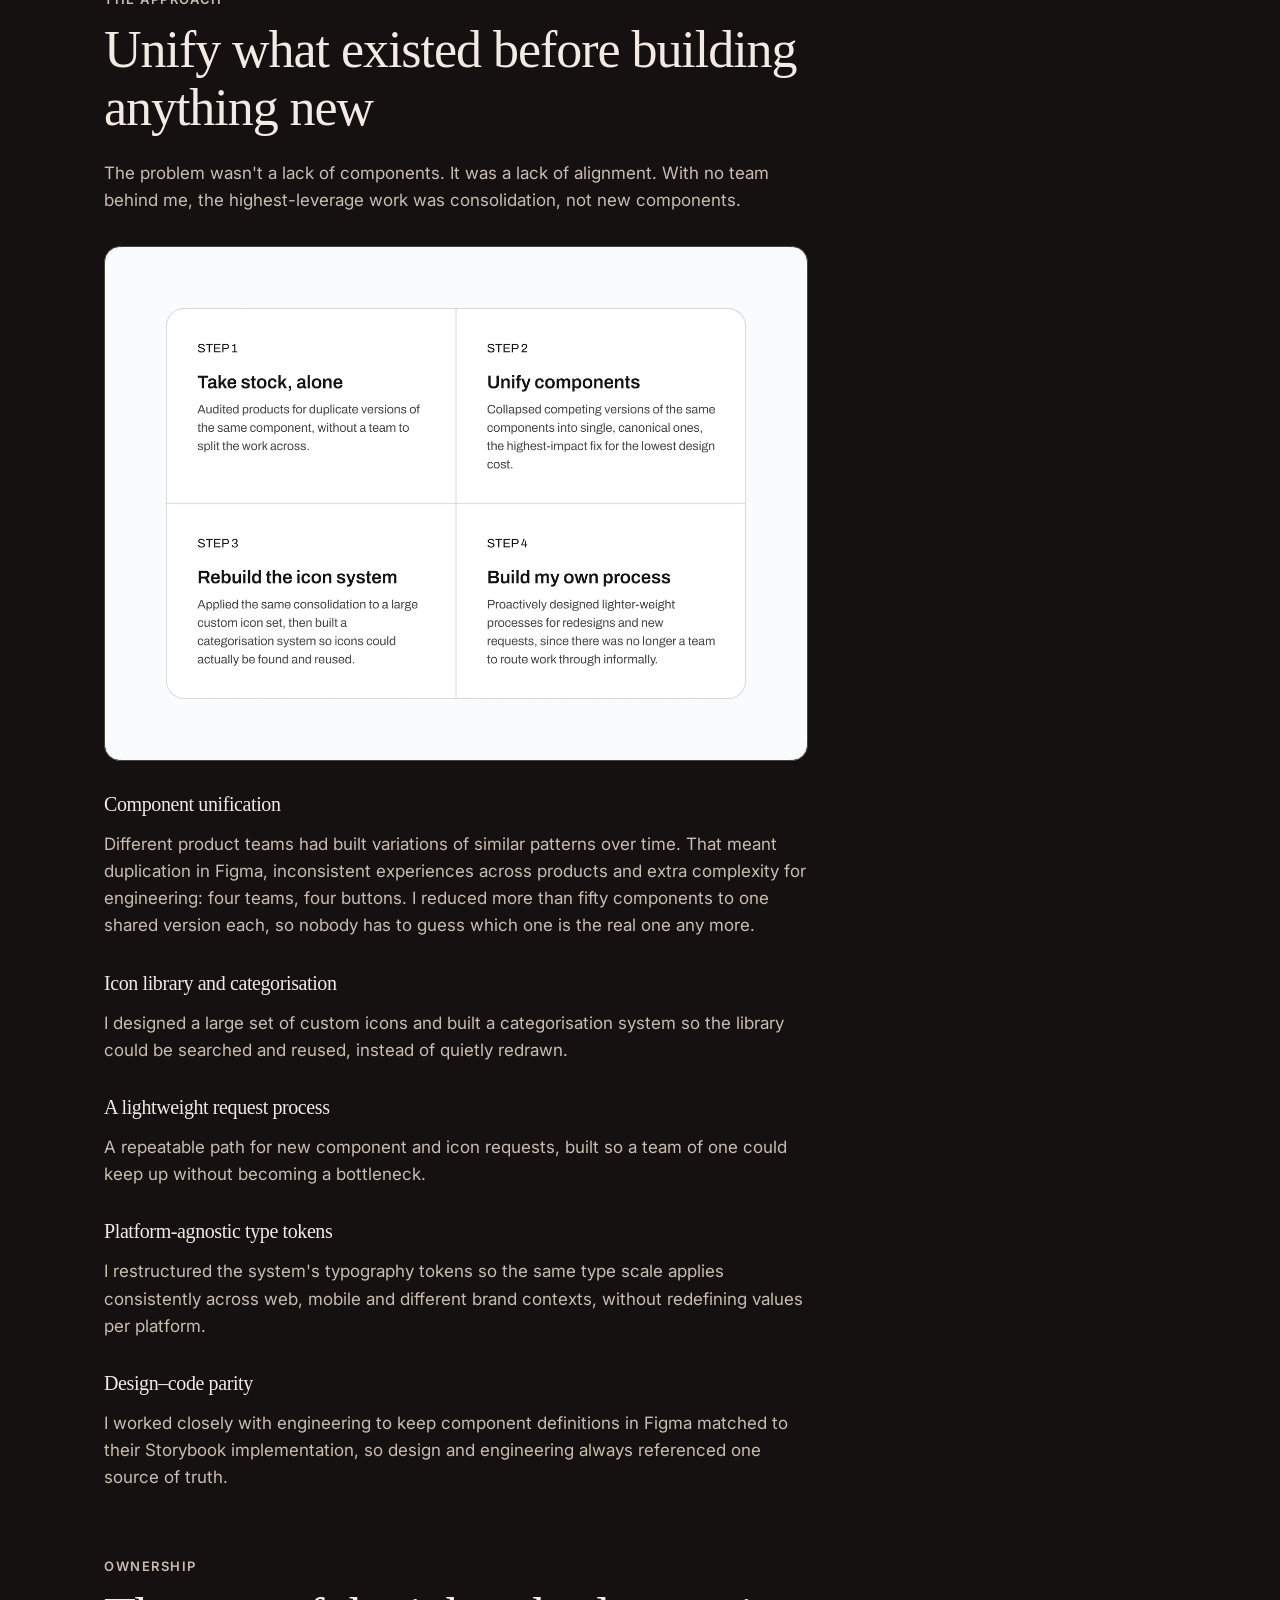
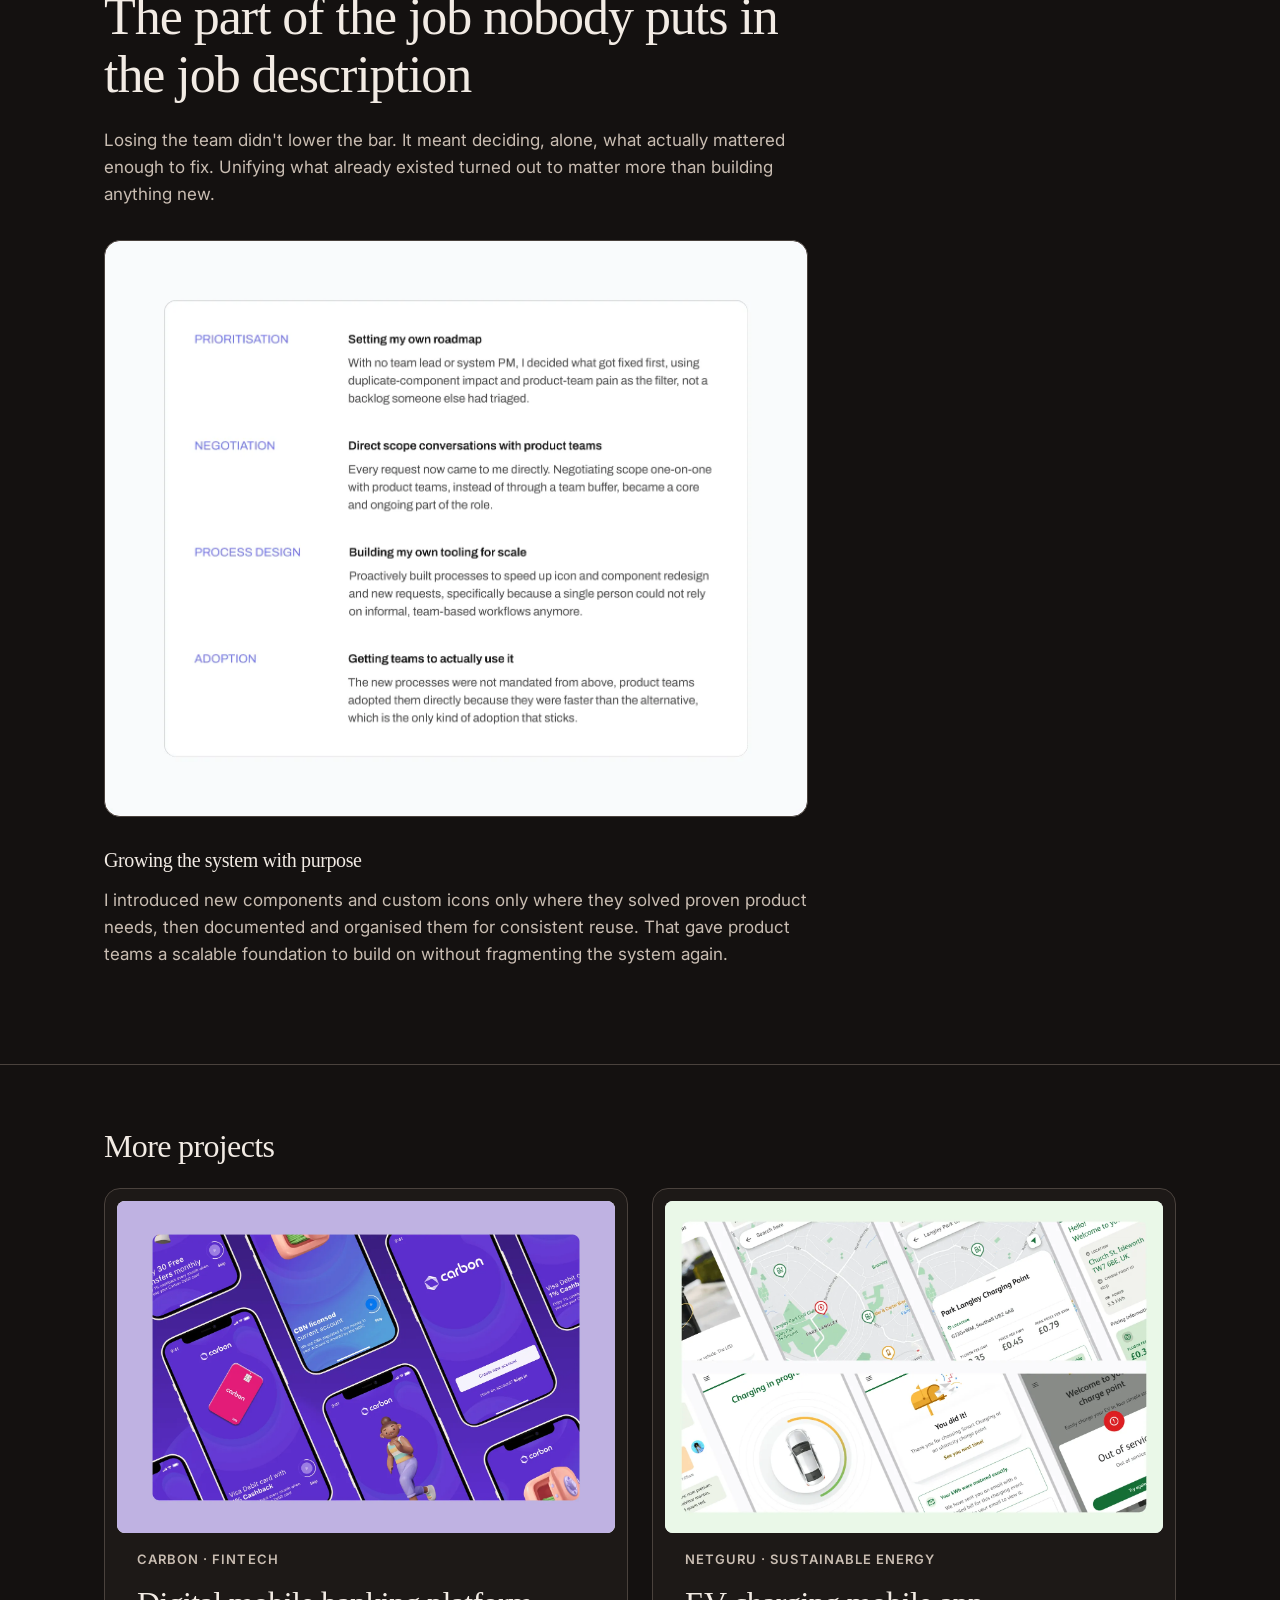
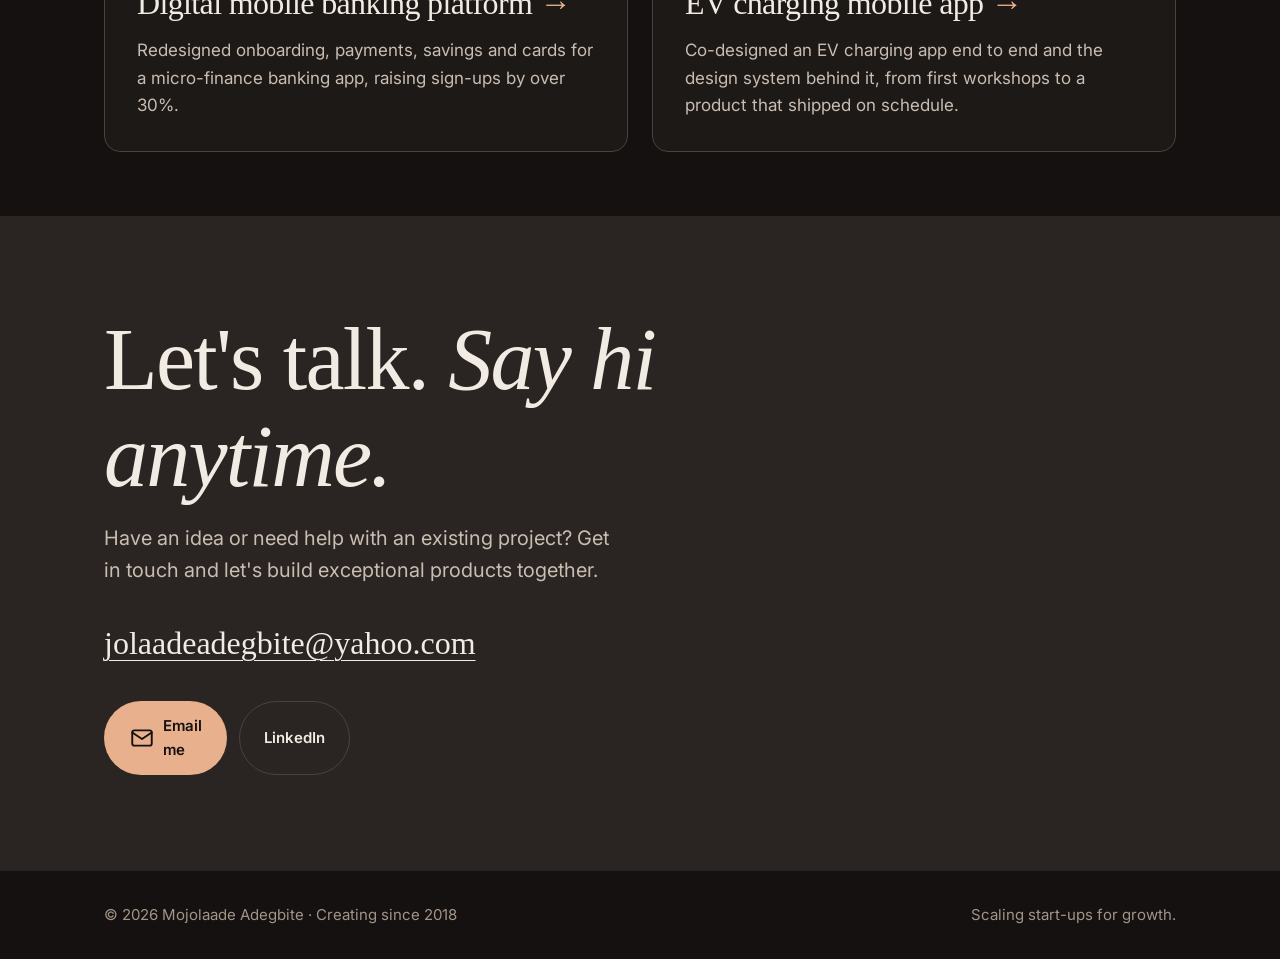
<file: work/flyr.html>
<!doctype html>
<html lang="en">
  <head>
    <meta charset="utf-8" />
    <meta name="viewport" content="width=device-width, initial-scale=1" />
    <title>FLYR: Turning a fragmented design system into scalable product infrastructure · Mojolaade Adegbite</title>
    <meta name="description" content="FLYR bridges the gap between legacy systems and a new era of airline retail. I work on Orville, the design system behind its complex B2B product ecosystem." />
    <meta property="og:title" content="FLYR: Turning a fragmented design system into scalable product infrastructure · Mojolaade Adegbite" />
    <meta property="og:description" content="FLYR bridges the gap between legacy systems and a new era of airline retail. I work on Orville, the design system behind its complex B2B product ecosystem." />
    <meta property="og:type" content="website" />
    <meta name="theme-color" content="#f7f4ef" media="(prefers-color-scheme: light)" />
    <meta name="theme-color" content="#070606" media="(prefers-color-scheme: dark)" />
    <link rel="icon" href="../favicon.svg" type="image/svg+xml" />

    <!-- Apply a saved theme before first paint to avoid a flash. -->
    <script>
      try {
        const saved = localStorage.getItem("theme");
        if (saved) document.documentElement.dataset.theme = saved;
      } catch {}
    </script>

    <link rel="preconnect" href="https://fonts.googleapis.com" />
    <link rel="preconnect" href="https://fonts.gstatic.com" crossorigin />
    <link
      href="https://fonts.googleapis.com/css2?family=Inter:ital,opsz,wght@0,14..32,400..600;1,14..32,400..500&display=swap"
      rel="stylesheet"
    />
    <link rel="stylesheet" href="../styles/tokens.css" />
    <link rel="stylesheet" href="../styles/main.css" />
    <script src="../scripts/main.js" defer></script>
  </head>

  <body>
    <a class="skip-link" href="#main">Skip to content</a>

    <header class="site-header">
      <div class="container">
        <a class="wordmark" href="../">Mojolaade Adegbite <span>Product Designer</span></a>
        <nav class="nav" aria-label="Main">
          <a href="../#work" aria-current="page">Work</a>
          <a href="../about.html">About</a>
          <a href="../#experience">Experience</a>
          <a class="nav-contact" href="#contact">Let's talk</a>
          <button class="theme-toggle" type="button" aria-pressed="false">
            <span class="visually-hidden">Dark theme</span>
            <svg class="icon-sun" viewBox="0 0 24 24" fill="none" stroke="currentColor" stroke-width="1.75" stroke-linecap="round" aria-hidden="true"><circle cx="12" cy="12" r="4" /><path d="M12 2v2M12 20v2M4.9 4.9l1.4 1.4M17.7 17.7l1.4 1.4M2 12h2M20 12h2M4.9 19.1l1.4-1.4M17.7 6.3l1.4-1.4" /></svg>
            <svg class="icon-moon" viewBox="0 0 24 24" fill="none" stroke="currentColor" stroke-width="1.75" stroke-linecap="round" stroke-linejoin="round" aria-hidden="true"><path d="M21 12.8A9 9 0 1 1 11.2 3a7 7 0 0 0 9.8 9.8Z" /></svg>
          </button>
        </nav>
      </div>
    </header>

    <main id="main">
      <article>
        <header class="page-hero">
          <div class="container">
            <a class="text-link" href="../#work">← All work</a>
            <p class="eyebrow" style="margin-top: var(--space-5)">FLYR · Design Systems · B2B SaaS</p>
            <h1 id="page-title">Turning a fragmented design system into scalable product infrastructure</h1>
            <p class="lede">FLYR bridges the gap between legacy systems and a new era of airline retail. I work on Orville, the design system behind its complex B2B product ecosystem.</p>
            <dl class="facts">
            <div><dt>Company</dt><dd>FLYR</dd></div>
            <div><dt>Role</dt><dd>Product Designer II, Design Systems</dd></div>
            <div><dt>When</dt><dd>2023 – 2026</dd></div>
            <div><dt>Where</dt><dd>Kraków, Poland</dd></div>
            </dl>
          </div>
        </header>
        <div class="container">
          <figure class="figure cover">
            <img src="../images/work/flyr/cover.webp" alt="Screens built with the Orville Design System" width="1600" height="1244" fetchpriority="high" decoding="async" />
          </figure>
        </div>
        <div class="container prose">
          <ul class="stats" aria-label="At a glance">
            <li><strong>2+ yrs</strong><span>on the design system</span></li>
            <li><strong>4</strong><span>product teams supported</span></li>
            <li><strong>50+</strong><span>components and patterns consolidated</span></li>
            <li><strong>1</strong><span>dedicated design-system designer</span></li>
          </ul>

          <p class="eyebrow">The situation</p>
          <h2>Keeping a design system alive after the team that built it shrank to one</h2>
          <p>
            After a team restructure, I took sole ownership of FLYR's design system. I unified years
            of divergent components and a sprawling custom icon library, and built the processes that
            let a one-person team keep pace with product velocity. That system underpinned the
            booking experience FLYR launched with Riyadh Air, part of a $295M financing round.
          </p>
          <p>
            The design system team shrank. The system's problems did not. A restructure changed the
            scope of the job overnight, not just the size of the team.
          </p>

          <h3>What changed</h3>
          <p>
            Full ownership meant inheriting more than day-to-day maintenance. It meant every
            unresolved inconsistency the previous team hadn't got to, with no one left to split the
            backlog with.
          </p>

          <h3>What I inherited</h3>
          <p>
            Multiple products had drifted into their own visual dialects: the same component existed
            in several incompatible versions depending on which team had built it. The icon library
            told the same story at a smaller scale. It held a large set of custom icons I had designed
            over time, with no consistent categorisation, so it was hard for anyone to find or trust
            what already existed before designing something new from scratch.
          </p>

          <h3>The real constraint</h3>
          <p>
            This wasn't a green-field systems project with a dedicated budget. It was one designer
            deciding, without a team to lean on, what mattered enough to fix first, then negotiating
            that priority directly with product teams who each had their own deadlines.
          </p>
          <p class="pull">
            The job stopped being "design the components" and became "decide what a design system
            team of one can realistically own."
          </p>

          <p class="eyebrow">The approach</p>
          <h2>Unify what existed before building anything new</h2>
          <p>
            The problem wasn't a lack of components. It was a lack of alignment. With no team behind
            me, the highest-leverage work was consolidation, not new components.
          </p>
          <figure class="figure">
            <img src="../images/work/flyr/approach.webp" alt="Four steps: take stock alone, unify components, rebuild the icon system and build my own process" width="1380" height="1008" loading="lazy" decoding="async" />
          </figure>

          <h3>Component unification</h3>
          <p>
            Different product teams had built variations of similar patterns over time. That meant
            duplication in Figma, inconsistent experiences across products and extra complexity for
            engineering: four teams, four buttons. I reduced more than fifty components to one shared
            version each, so nobody has to guess which one is the real one any more.
          </p>

          <h3>Icon library and categorisation</h3>
          <p>
            I designed a large set of custom icons and built a categorisation system so the library
            could be searched and reused, instead of quietly redrawn.
          </p>

          <h3>A lightweight request process</h3>
          <p>
            A repeatable path for new component and icon requests, built so a team of one could keep
            up without becoming a bottleneck.
          </p>

          <h3>Platform-agnostic type tokens</h3>
          <p>
            I restructured the system's typography tokens so the same type scale applies consistently
            across web, mobile and different brand contexts, without redefining values per platform.
          </p>

          <h3>Design–code parity</h3>
          <p>
            I worked closely with engineering to keep component definitions in Figma matched to their
            Storybook implementation, so design and engineering always referenced one source of truth.
          </p>

          <p class="eyebrow">Ownership</p>
          <h2>The part of the job nobody puts in the job description</h2>
          <p>
            Losing the team didn't lower the bar. It meant deciding, alone, what actually mattered
            enough to fix. Unifying what already existed turned out to matter more than building
            anything new.
          </p>
          <figure class="figure">
            <img src="../images/work/flyr/ownership.webp" alt="How I ran the system as a team of one: setting my own roadmap, negotiating scope directly with product teams, building tooling for scale and getting teams to adopt it" width="1425" height="1166" loading="lazy" decoding="async" />
          </figure>

          <h3>Growing the system with purpose</h3>
          <p>
            I introduced new components and custom icons only where they solved proven product needs,
            then documented and organised them for consistent reuse. That gave product teams a
            scalable foundation to build on without fragmenting the system again.
          </p>
        </div>
      </article>

      <section class="more-work" aria-labelledby="more-title">
        <div class="container">
          <h2 id="more-title">More projects</h2>
          <div class="work-grid">
            <article class="case reveal">
              <div class="case-media"><img src="../images/work/carbon/cover.webp" alt="" width="1600" height="1082" loading="lazy" decoding="async" /></div>
              <p class="case-meta">Carbon · Fintech</p>
                <h3><a href="../work/carbon.html">Digital mobile banking platform</a></h3>
                <p>Redesigned onboarding, payments, savings and cards for a micro-finance banking app, raising sign-ups by over 30%.</p>
            </article>

            <article class="case reveal">
              <div class="case-media"><img src="../images/work/netguru/cover.webp" alt="" width="1600" height="1049" loading="lazy" decoding="async" /></div>
              <p class="case-meta">Netguru · Sustainable Energy</p>
                <h3><a href="../work/netguru.html">EV charging mobile app</a></h3>
                <p>Co-designed an EV charging app end to end and the design system behind it, from first workshops to a product that shipped on schedule.</p>
            </article>
          </div>
        </div>
      </section>

      <!-- Contact -->
      <section class="contact" id="contact" aria-labelledby="contact-title">
        <div class="container reveal">
          <div>
            <h2 id="contact-title">Let's talk. <em>Say hi anytime.</em></h2>
            <p class="lede" style="margin-top: var(--space-4); max-width: 32rem">
              Have an idea or need help with an existing project? Get in touch and let's build
              exceptional products together.
            </p>
            <a class="contact-email" href="mailto:jolaadeadegbite@yahoo.com">jolaadeadegbite@yahoo.com</a>
          </div>
          <div class="actions">
            <a class="button button-primary" href="mailto:jolaadeadegbite@yahoo.com"><svg viewBox="0 0 24 24" fill="none" stroke="currentColor" stroke-width="1.75" stroke-linecap="round" stroke-linejoin="round" aria-hidden="true"><rect x="3" y="5" width="18" height="14" rx="2" /><path d="m3 7 9 6 9-6" /></svg>Email me</a>
            <a class="button button-secondary" href="https://www.linkedin.com/in/mojolaade-adegbite/" target="_blank" rel="noopener">LinkedIn<span class="visually-hidden"> (opens in a new tab)</span></a>
          </div>
        </div>
      </section>
    </main>

    <footer class="site-footer">
      <div class="container">
        <p>© <span data-year>2026</span> Mojolaade Adegbite · Creating since 2018</p>
        <p>Scaling start-ups for growth.</p>
      </div>
    </footer>
  </body>
</html>
</file>
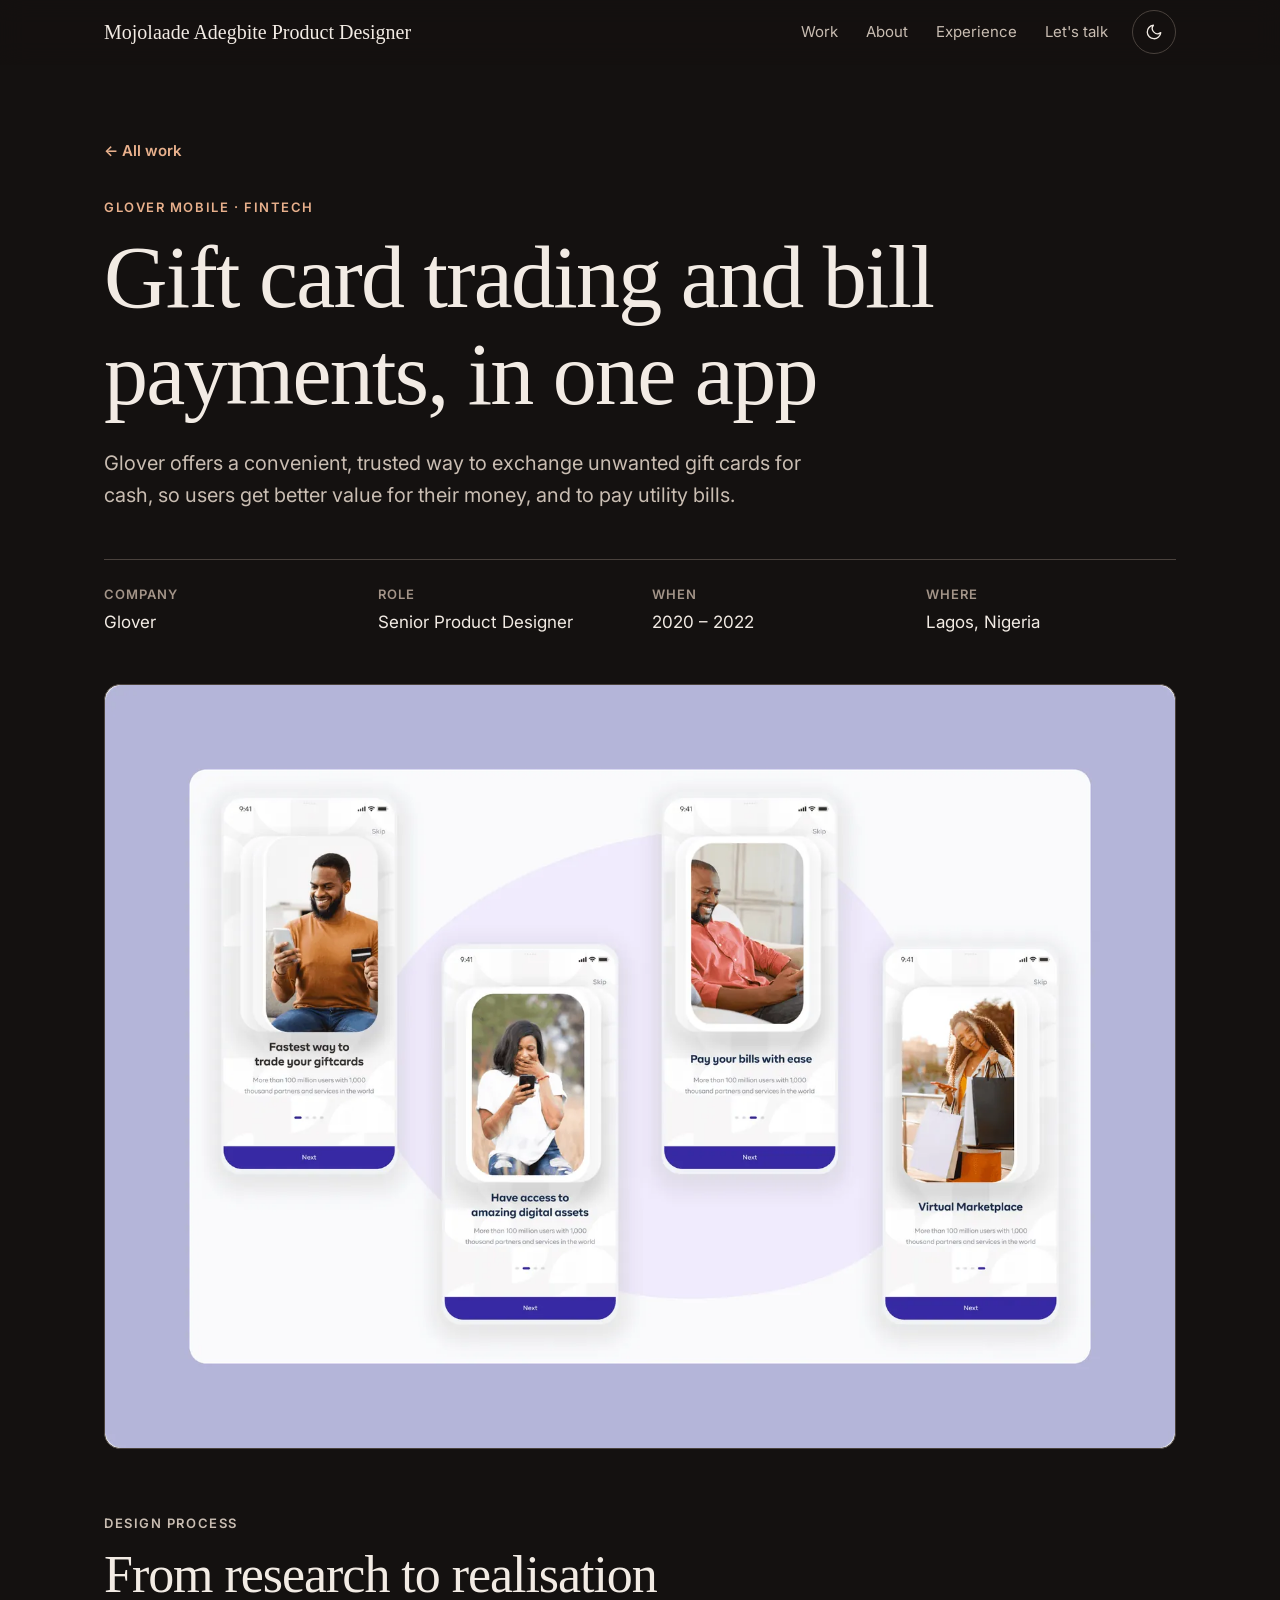
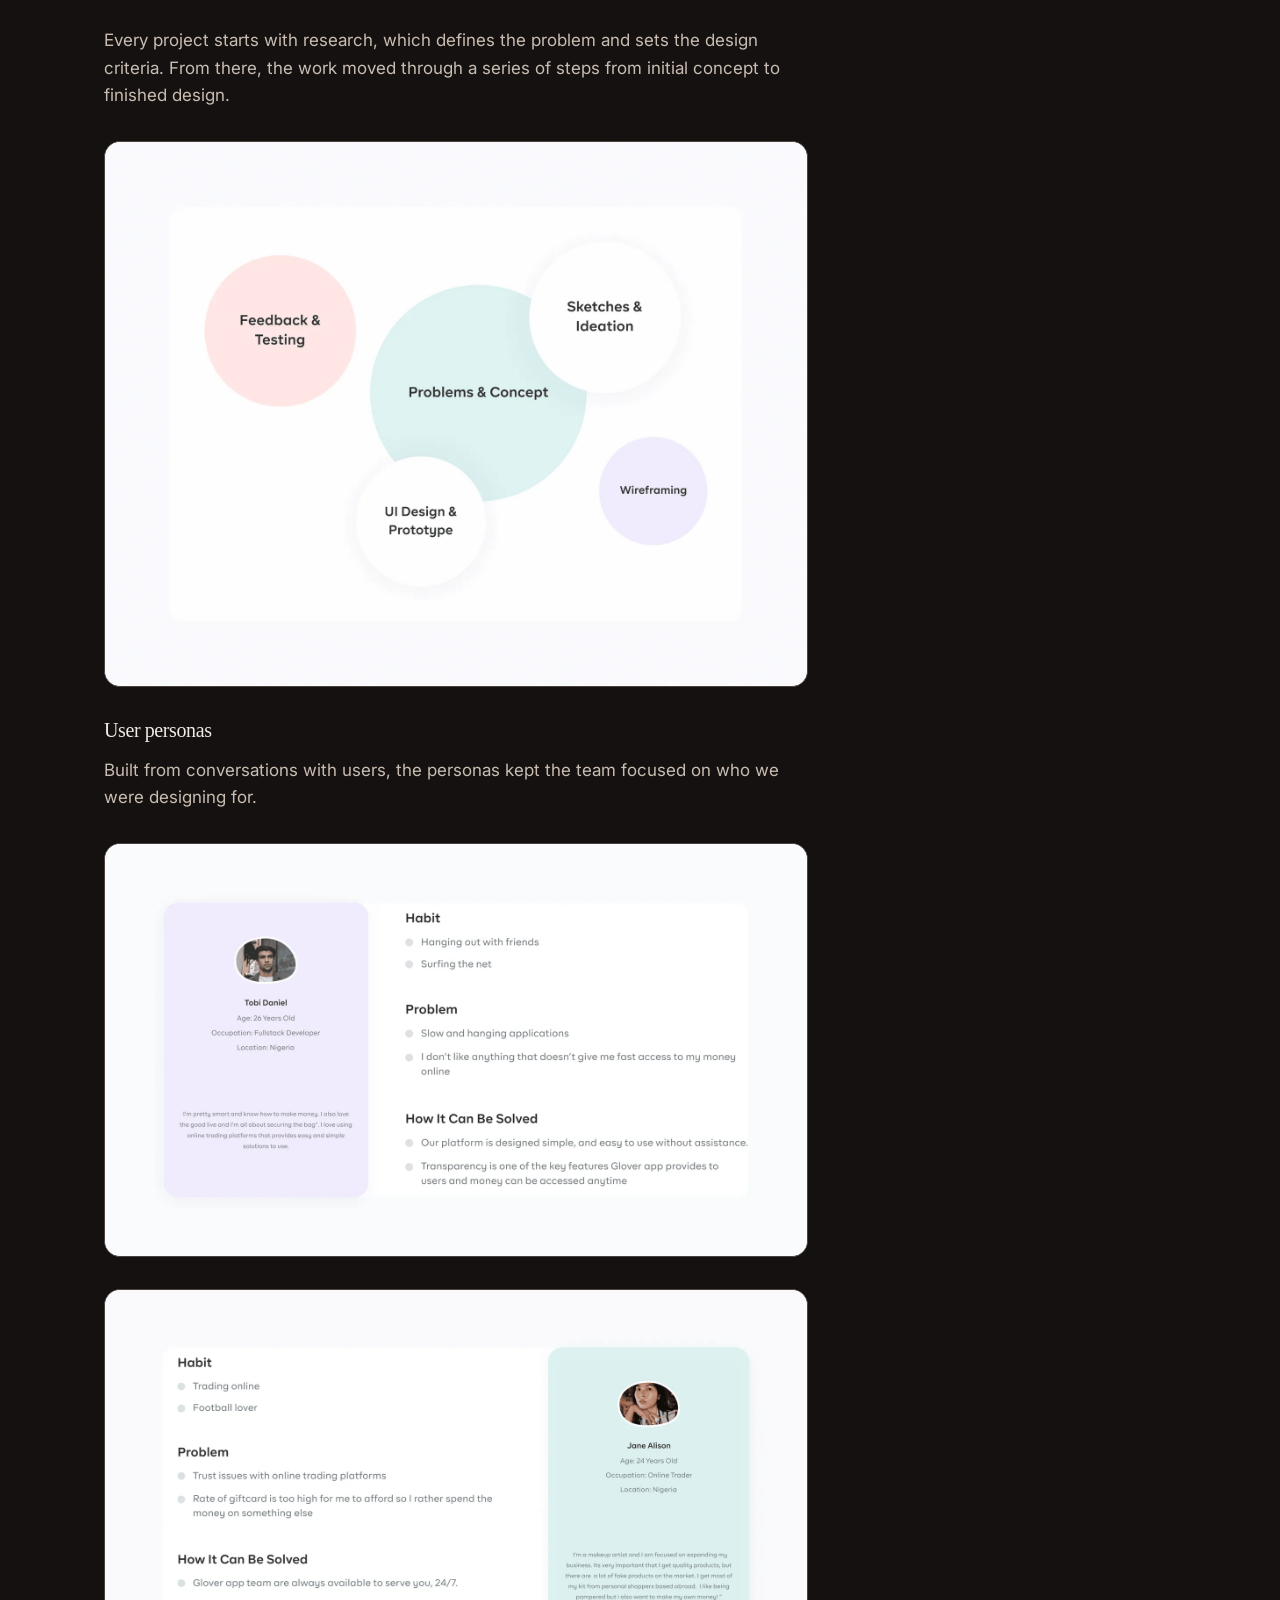
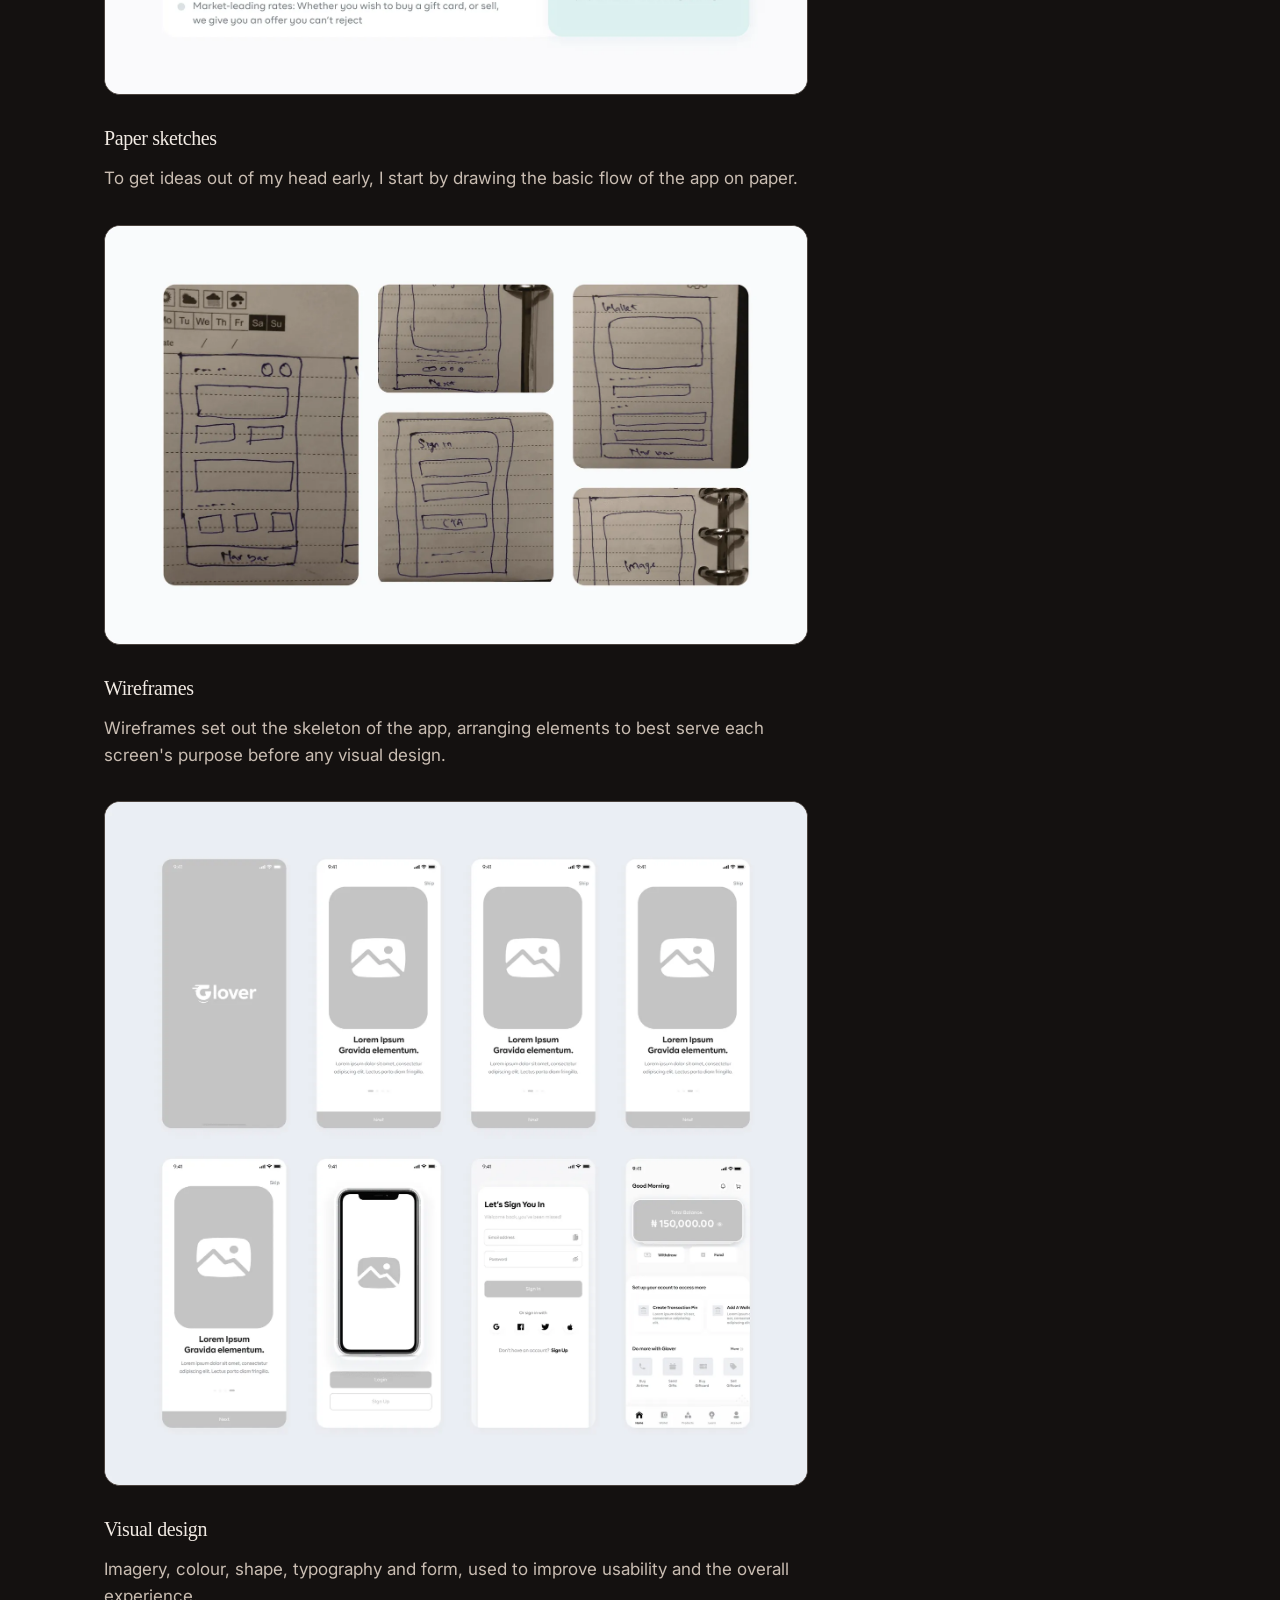
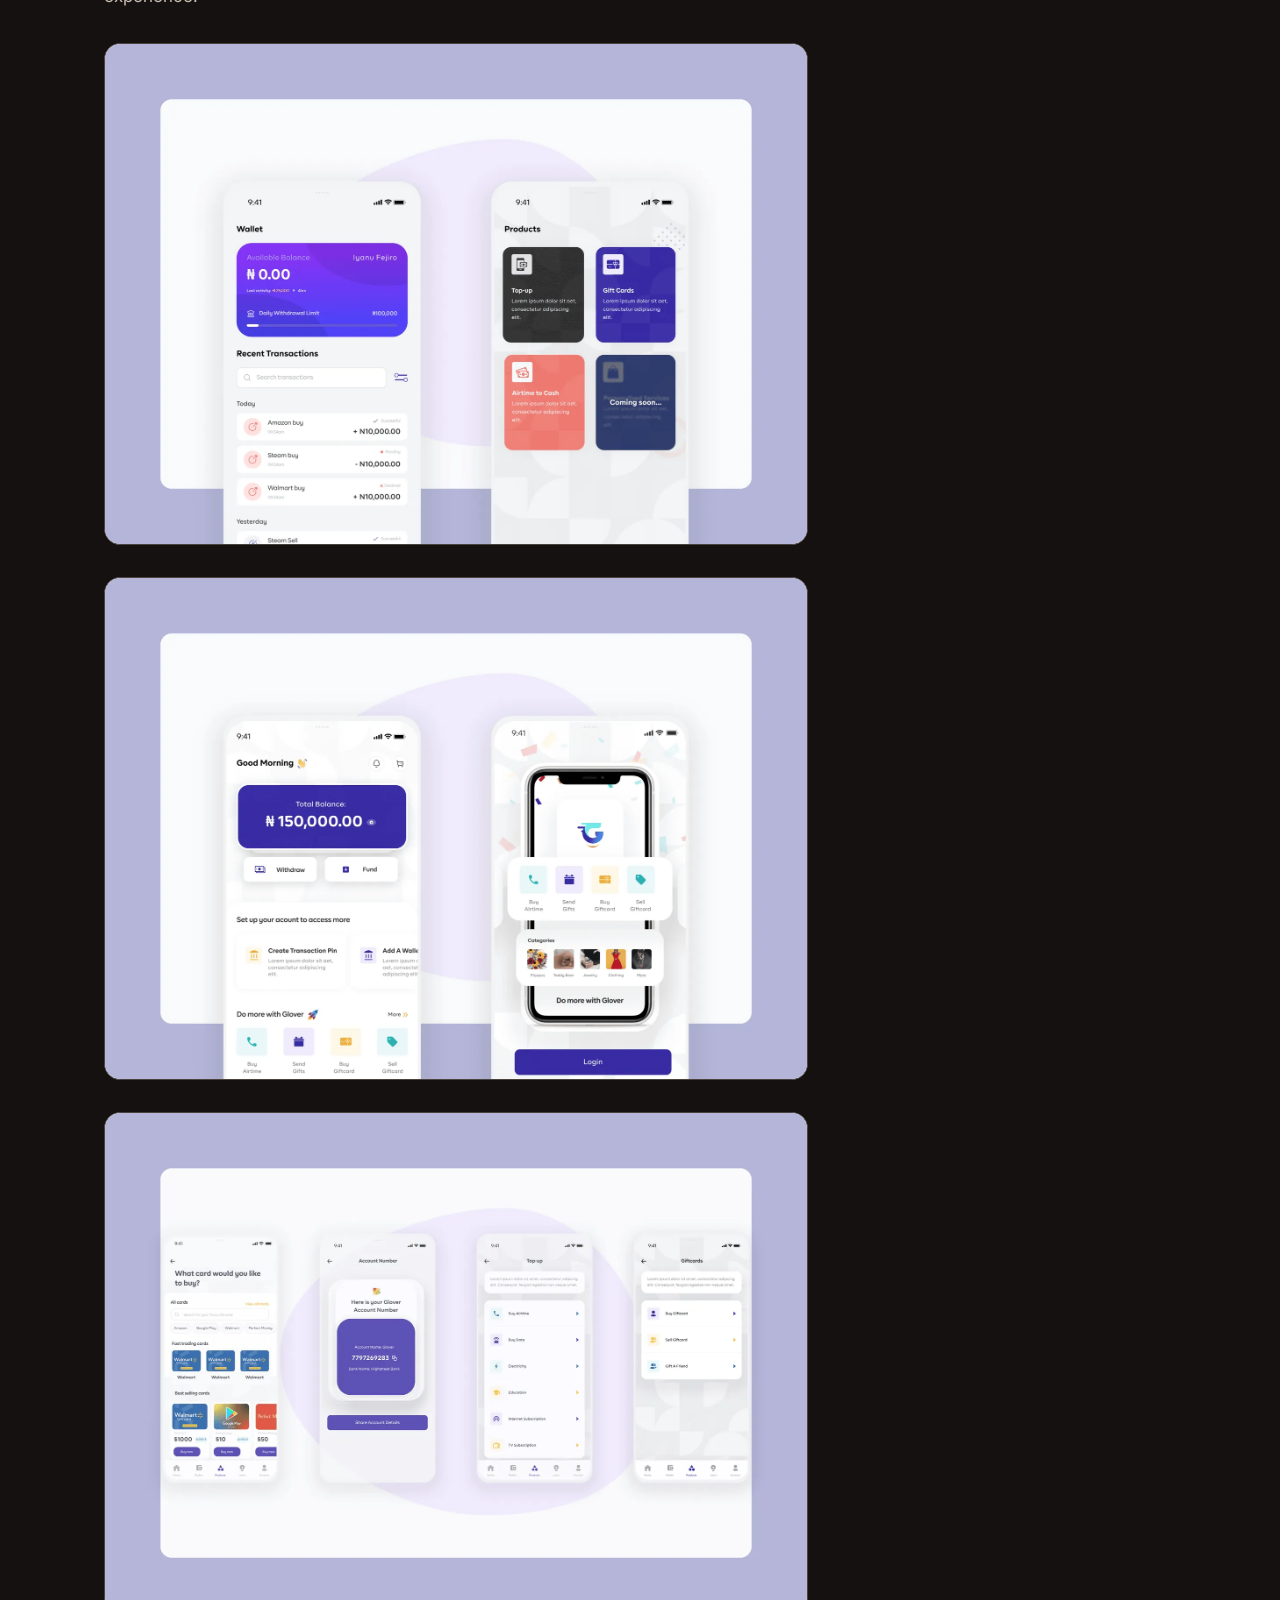
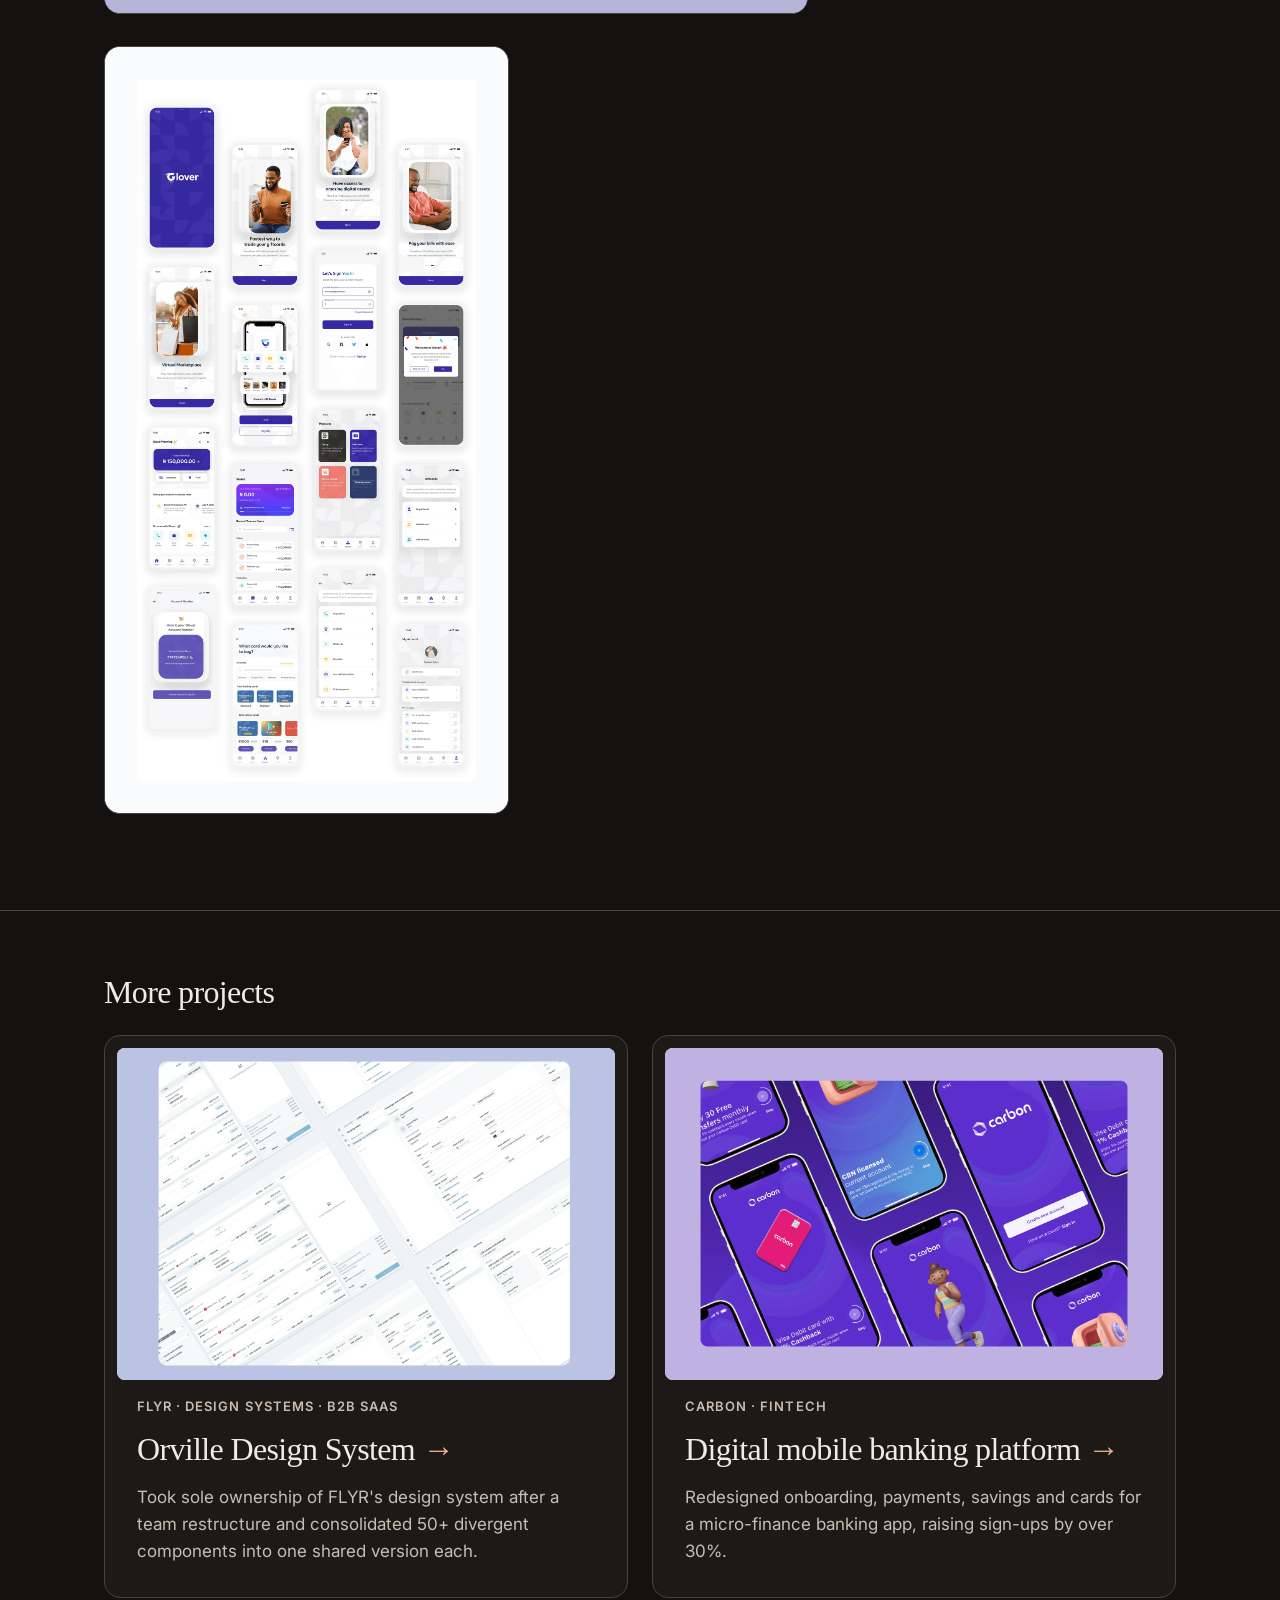
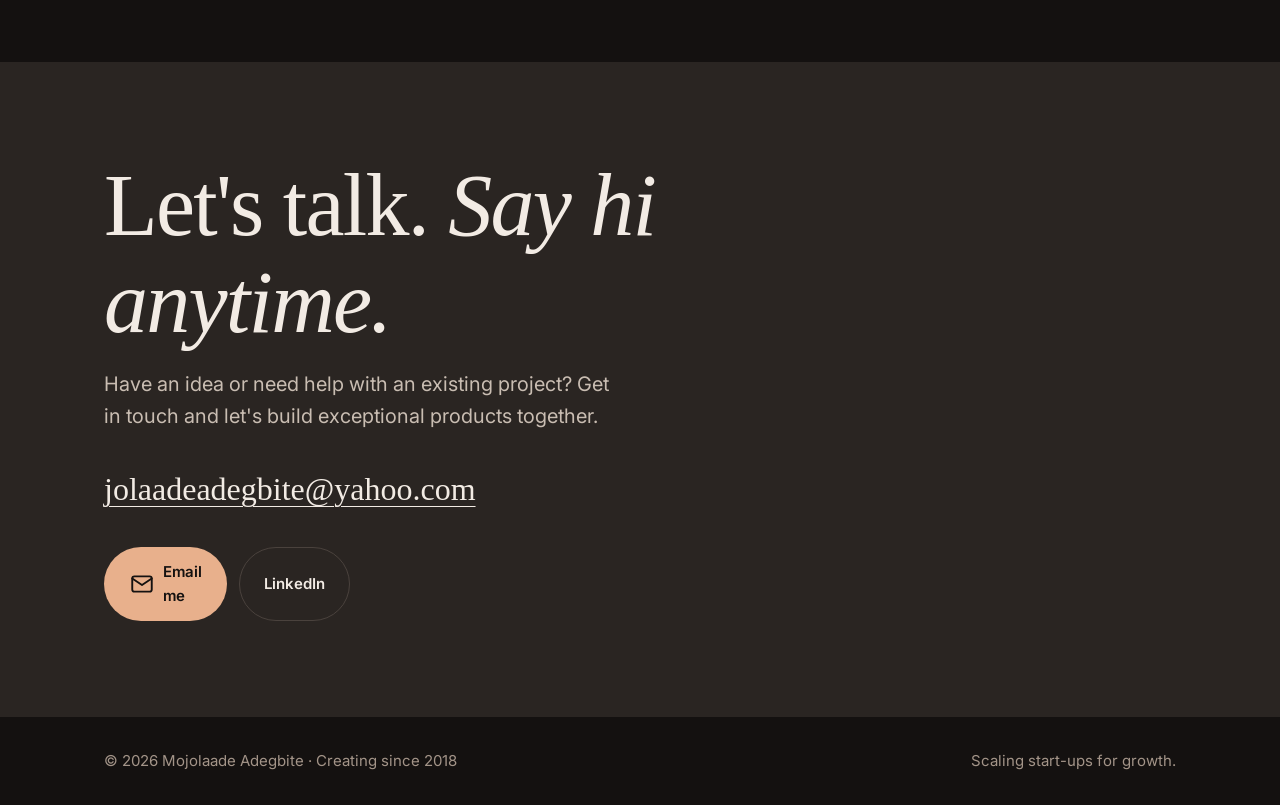
<file: work/glover.html>
<!doctype html>
<html lang="en">
  <head>
    <meta charset="utf-8" />
    <meta name="viewport" content="width=device-width, initial-scale=1" />
    <title>Glover Mobile: Gift card trading and bill payments, in one app · Mojolaade Adegbite</title>
    <meta name="description" content="Glover offers a convenient, trusted way to exchange unwanted gift cards for cash, so users get better value for their money, and to pay utility bills." />
    <meta property="og:title" content="Glover Mobile: Gift card trading and bill payments, in one app · Mojolaade Adegbite" />
    <meta property="og:description" content="Glover offers a convenient, trusted way to exchange unwanted gift cards for cash, so users get better value for their money, and to pay utility bills." />
    <meta property="og:type" content="website" />
    <meta name="theme-color" content="#f7f4ef" media="(prefers-color-scheme: light)" />
    <meta name="theme-color" content="#070606" media="(prefers-color-scheme: dark)" />
    <link rel="icon" href="../favicon.svg" type="image/svg+xml" />

    <!-- Apply a saved theme before first paint to avoid a flash. -->
    <script>
      try {
        const saved = localStorage.getItem("theme");
        if (saved) document.documentElement.dataset.theme = saved;
      } catch {}
    </script>

    <link rel="preconnect" href="https://fonts.googleapis.com" />
    <link rel="preconnect" href="https://fonts.gstatic.com" crossorigin />
    <link
      href="https://fonts.googleapis.com/css2?family=Inter:ital,opsz,wght@0,14..32,400..600;1,14..32,400..500&display=swap"
      rel="stylesheet"
    />
    <link rel="stylesheet" href="../styles/tokens.css" />
    <link rel="stylesheet" href="../styles/main.css" />
    <script src="../scripts/main.js" defer></script>
  </head>

  <body>
    <a class="skip-link" href="#main">Skip to content</a>

    <header class="site-header">
      <div class="container">
        <a class="wordmark" href="../">Mojolaade Adegbite <span>Product Designer</span></a>
        <nav class="nav" aria-label="Main">
          <a href="../#work" aria-current="page">Work</a>
          <a href="../about.html">About</a>
          <a href="../#experience">Experience</a>
          <a class="nav-contact" href="#contact">Let's talk</a>
          <button class="theme-toggle" type="button" aria-pressed="false">
            <span class="visually-hidden">Dark theme</span>
            <svg class="icon-sun" viewBox="0 0 24 24" fill="none" stroke="currentColor" stroke-width="1.75" stroke-linecap="round" aria-hidden="true"><circle cx="12" cy="12" r="4" /><path d="M12 2v2M12 20v2M4.9 4.9l1.4 1.4M17.7 17.7l1.4 1.4M2 12h2M20 12h2M4.9 19.1l1.4-1.4M17.7 6.3l1.4-1.4" /></svg>
            <svg class="icon-moon" viewBox="0 0 24 24" fill="none" stroke="currentColor" stroke-width="1.75" stroke-linecap="round" stroke-linejoin="round" aria-hidden="true"><path d="M21 12.8A9 9 0 1 1 11.2 3a7 7 0 0 0 9.8 9.8Z" /></svg>
          </button>
        </nav>
      </div>
    </header>

    <main id="main">
      <article>
        <header class="page-hero">
          <div class="container">
            <a class="text-link" href="../#work">← All work</a>
            <p class="eyebrow" style="margin-top: var(--space-5)">Glover Mobile · Fintech</p>
            <h1 id="page-title">Gift card trading and bill payments, in one app</h1>
            <p class="lede">Glover offers a convenient, trusted way to exchange unwanted gift cards for cash, so users get better value for their money, and to pay utility bills.</p>
            <dl class="facts">
            <div><dt>Company</dt><dd>Glover</dd></div>
            <div><dt>Role</dt><dd>Senior Product Designer</dd></div>
            <div><dt>When</dt><dd>2020 – 2022</dd></div>
            <div><dt>Where</dt><dd>Lagos, Nigeria</dd></div>
            </dl>
          </div>
        </header>
        <div class="container">
          <figure class="figure cover">
            <img src="../images/work/glover/cover.webp" alt="Glover onboarding screens" width="1600" height="1141" fetchpriority="high" decoding="async" />
          </figure>
        </div>
        <div class="container prose">
          <p class="eyebrow">Design process</p>
          <h2>From research to realisation</h2>
          <p>
            Every project starts with research, which defines the problem and sets the design
            criteria. From there, the work moved through a series of steps from initial concept to
            finished design.
          </p>
          <figure class="figure">
            <img src="../images/work/glover/process.webp" alt="Design process: problems and concept, sketches and ideation, wireframing, UI design and prototype, and feedback and testing" width="1600" height="1240" loading="lazy" decoding="async" />
          </figure>

          <h3>User personas</h3>
          <p>
            Built from conversations with users, the personas kept the team focused on who we were
            designing for.
          </p>
          <figure class="figure">
            <img src="../images/work/glover/persona-1.webp" alt="First user persona, with habits, problems and how Glover can solve them" width="1600" height="938" loading="lazy" decoding="async" />
          </figure>
          <figure class="figure">
            <img src="../images/work/glover/persona-2.webp" alt="Second user persona, with habits, problems and how Glover can solve them" width="1600" height="922" loading="lazy" decoding="async" />
          </figure>

          <h3>Paper sketches</h3>
          <p>
            To get ideas out of my head early, I start by drawing the basic flow of the app on paper.
          </p>
          <figure class="figure">
            <img src="../images/work/glover/sketches.webp" alt="Paper sketches of the app's main screens" width="1600" height="953" loading="lazy" decoding="async" />
          </figure>

          <h3>Wireframes</h3>
          <p>
            Wireframes set out the skeleton of the app, arranging elements to best serve each screen's
            purpose before any visual design.
          </p>
          <figure class="figure">
            <img src="../images/work/glover/wireframes.webp" alt="Wireframes of the splash, sign-up and home screens" width="1600" height="1557" loading="lazy" decoding="async" />
          </figure>

          <h3>Visual design</h3>
          <p>
            Imagery, colour, shape, typography and form, used to improve usability and the overall
            experience.
          </p>
          <figure class="figure">
            <img src="../images/work/glover/screens-1.webp" alt="Wallet and products screens" width="1600" height="1141" loading="lazy" decoding="async" />
          </figure>
          <figure class="figure">
            <img src="../images/work/glover/screens-2.webp" alt="Home screen with wallet balance, next to the gift card trading flow" width="1600" height="1141" loading="lazy" decoding="async" />
          </figure>
          <figure class="figure">
            <img src="../images/work/glover/screens-4.webp" alt="Gift card trading and bill payment screens" width="1600" height="1141" loading="lazy" decoding="async" />
          </figure>
          <figure class="figure">
            <img src="../images/work/glover/screens-3.webp" alt="Overview of all the app's screens" width="1600" height="3040" loading="lazy" decoding="async" />
          </figure>
        </div>
      </article>

      <section class="more-work" aria-labelledby="more-title">
        <div class="container">
          <h2 id="more-title">More projects</h2>
          <div class="work-grid">
            <article class="case reveal">
              <div class="case-media"><img src="../images/work/flyr/cover.webp" alt="" width="1600" height="1244" loading="lazy" decoding="async" /></div>
              <p class="case-meta">FLYR · Design Systems · B2B SaaS</p>
                <h3><a href="../work/flyr.html">Orville Design System</a></h3>
                <p>Took sole ownership of FLYR's design system after a team restructure and consolidated 50+ divergent components into one shared version each.</p>
            </article>

            <article class="case reveal">
              <div class="case-media"><img src="../images/work/carbon/cover.webp" alt="" width="1600" height="1082" loading="lazy" decoding="async" /></div>
              <p class="case-meta">Carbon · Fintech</p>
                <h3><a href="../work/carbon.html">Digital mobile banking platform</a></h3>
                <p>Redesigned onboarding, payments, savings and cards for a micro-finance banking app, raising sign-ups by over 30%.</p>
            </article>
          </div>
        </div>
      </section>

      <!-- Contact -->
      <section class="contact" id="contact" aria-labelledby="contact-title">
        <div class="container reveal">
          <div>
            <h2 id="contact-title">Let's talk. <em>Say hi anytime.</em></h2>
            <p class="lede" style="margin-top: var(--space-4); max-width: 32rem">
              Have an idea or need help with an existing project? Get in touch and let's build
              exceptional products together.
            </p>
            <a class="contact-email" href="mailto:jolaadeadegbite@yahoo.com">jolaadeadegbite@yahoo.com</a>
          </div>
          <div class="actions">
            <a class="button button-primary" href="mailto:jolaadeadegbite@yahoo.com"><svg viewBox="0 0 24 24" fill="none" stroke="currentColor" stroke-width="1.75" stroke-linecap="round" stroke-linejoin="round" aria-hidden="true"><rect x="3" y="5" width="18" height="14" rx="2" /><path d="m3 7 9 6 9-6" /></svg>Email me</a>
            <a class="button button-secondary" href="https://www.linkedin.com/in/mojolaade-adegbite/" target="_blank" rel="noopener">LinkedIn<span class="visually-hidden"> (opens in a new tab)</span></a>
          </div>
        </div>
      </section>
    </main>

    <footer class="site-footer">
      <div class="container">
        <p>© <span data-year>2026</span> Mojolaade Adegbite · Creating since 2018</p>
        <p>Scaling start-ups for growth.</p>
      </div>
    </footer>
  </body>
</html>
</file>
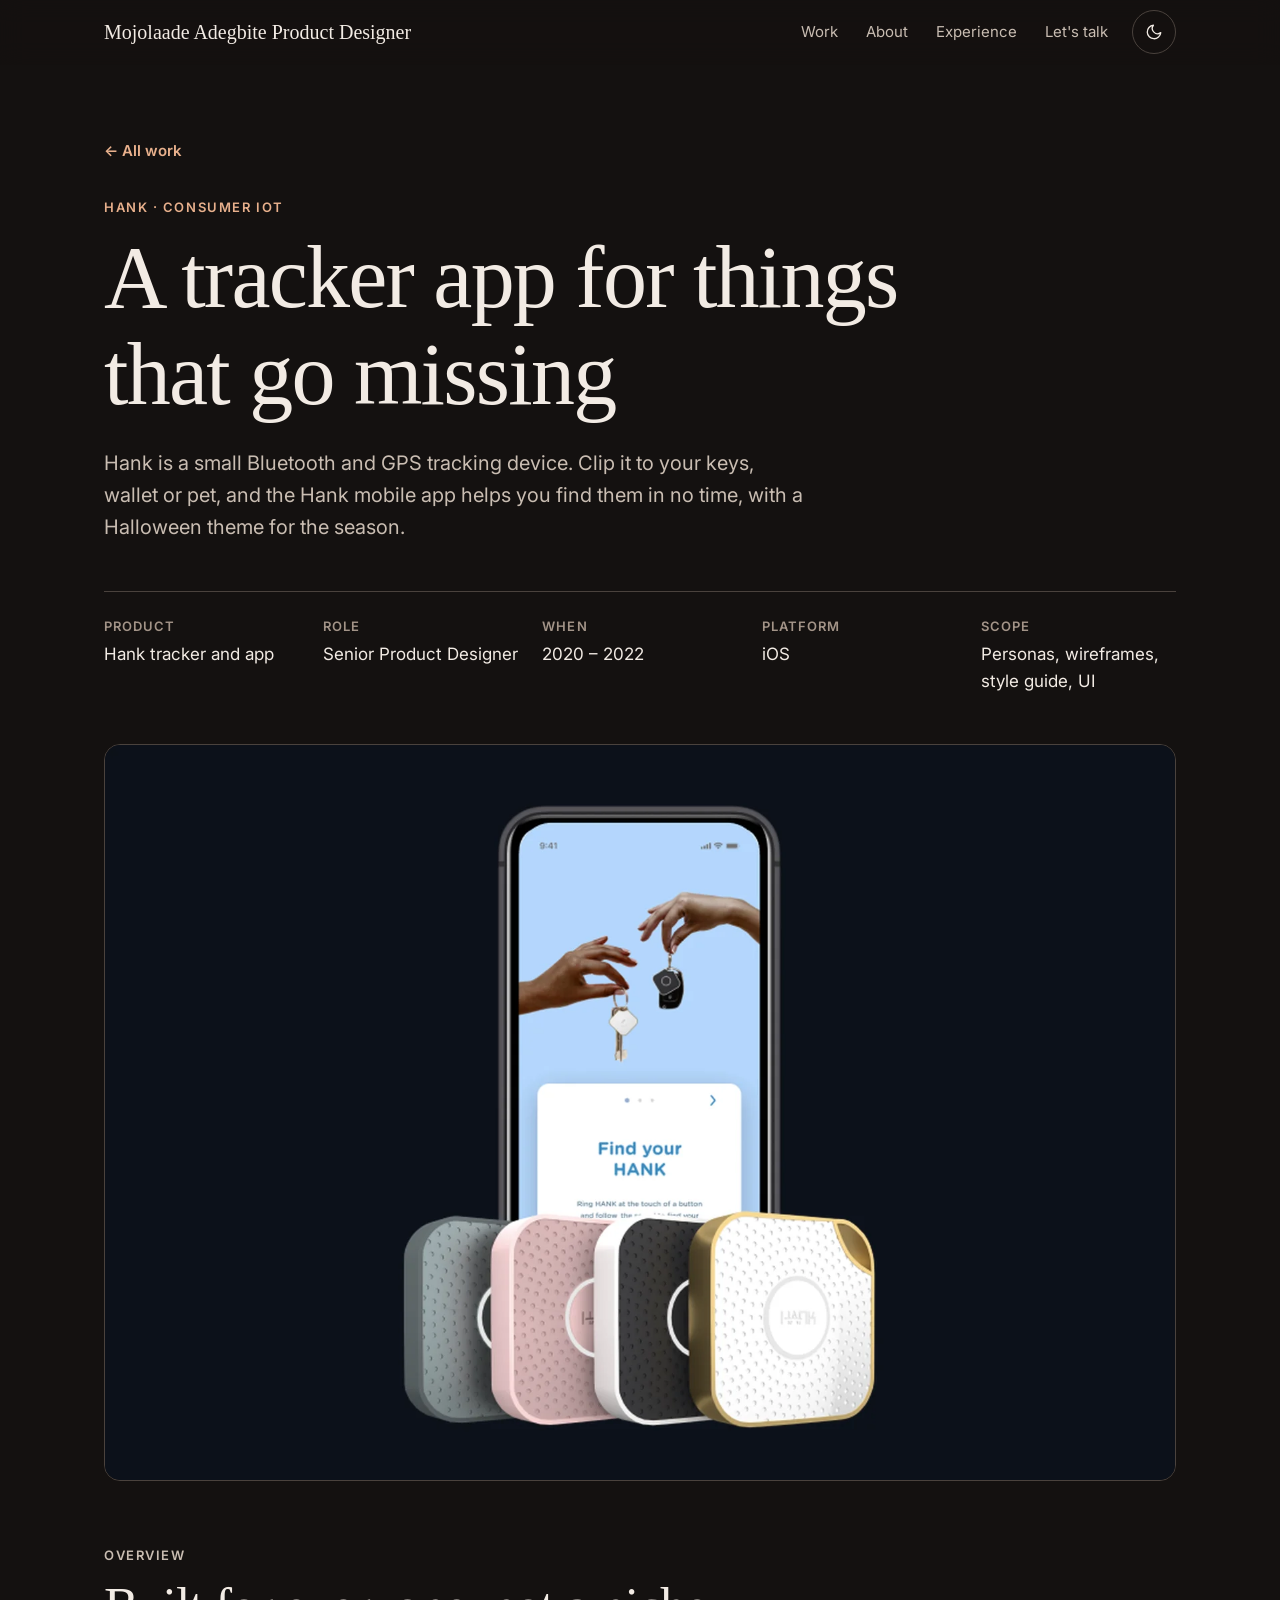
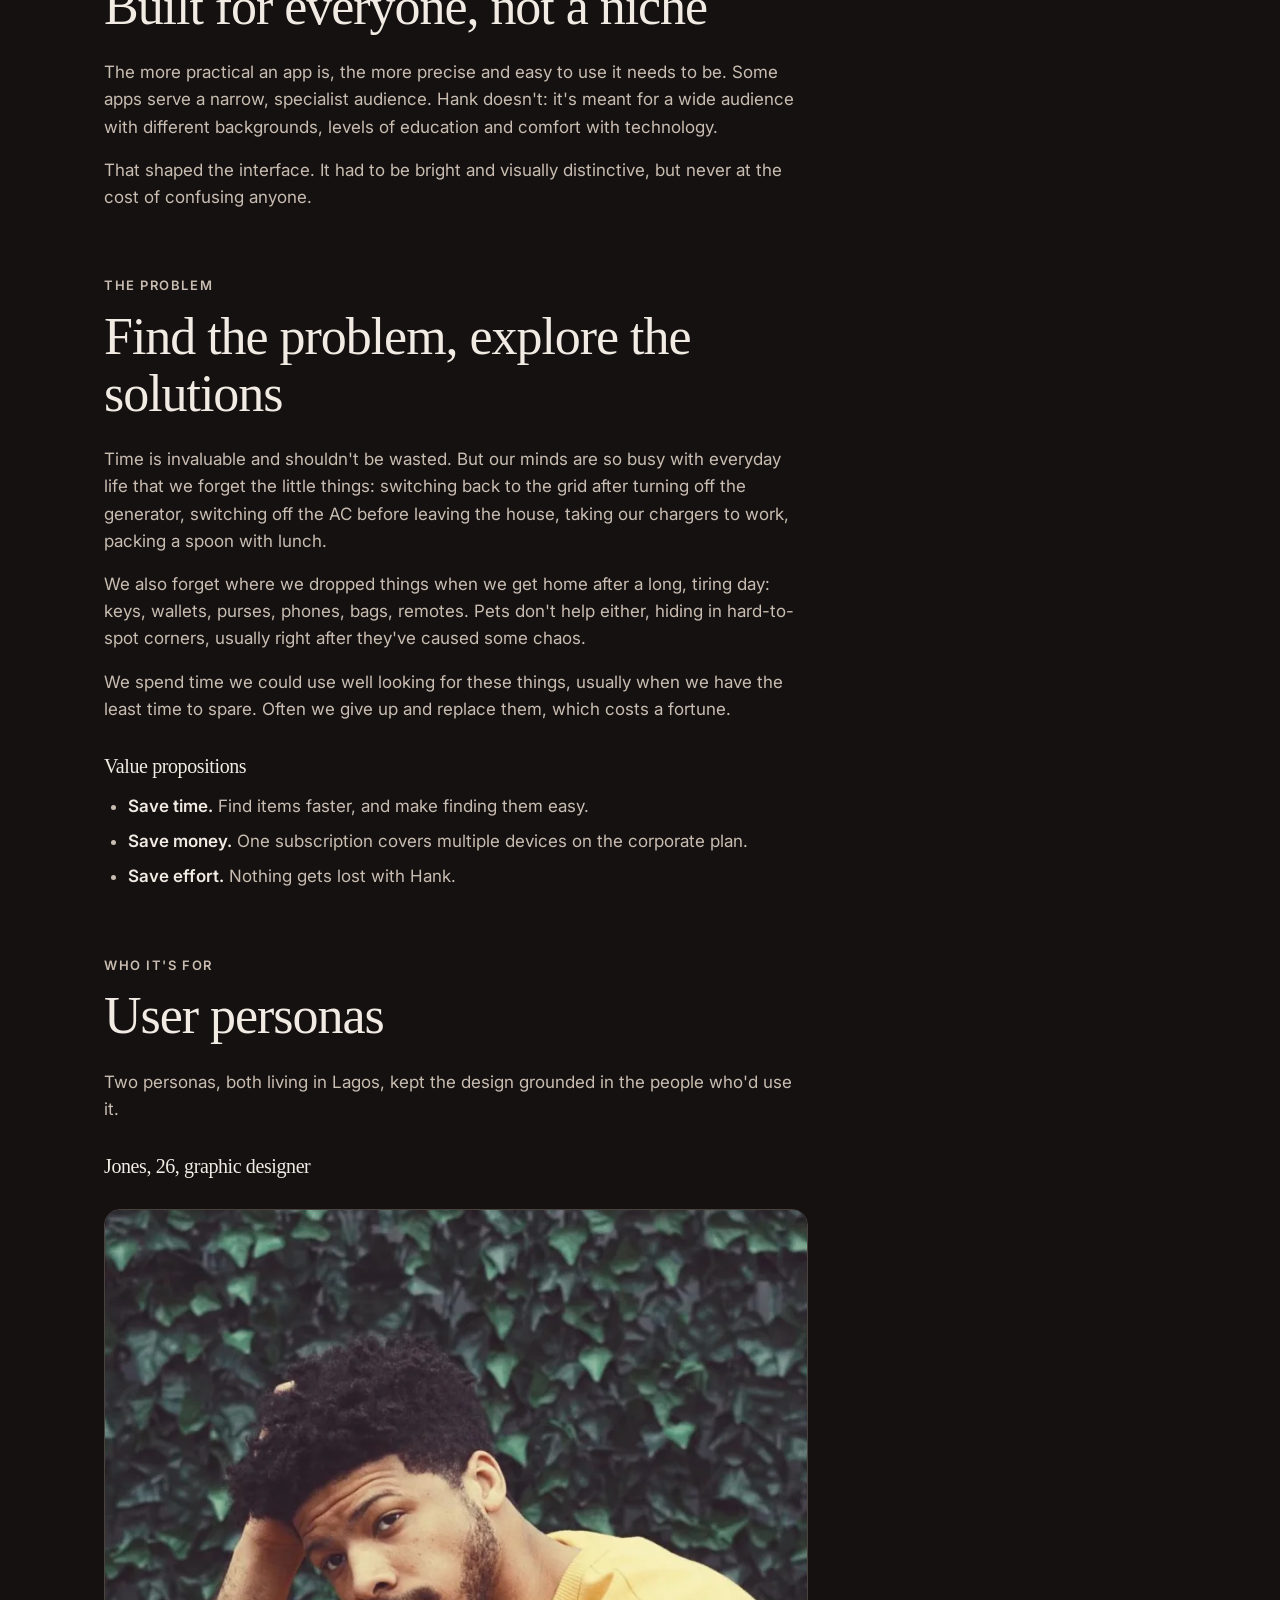
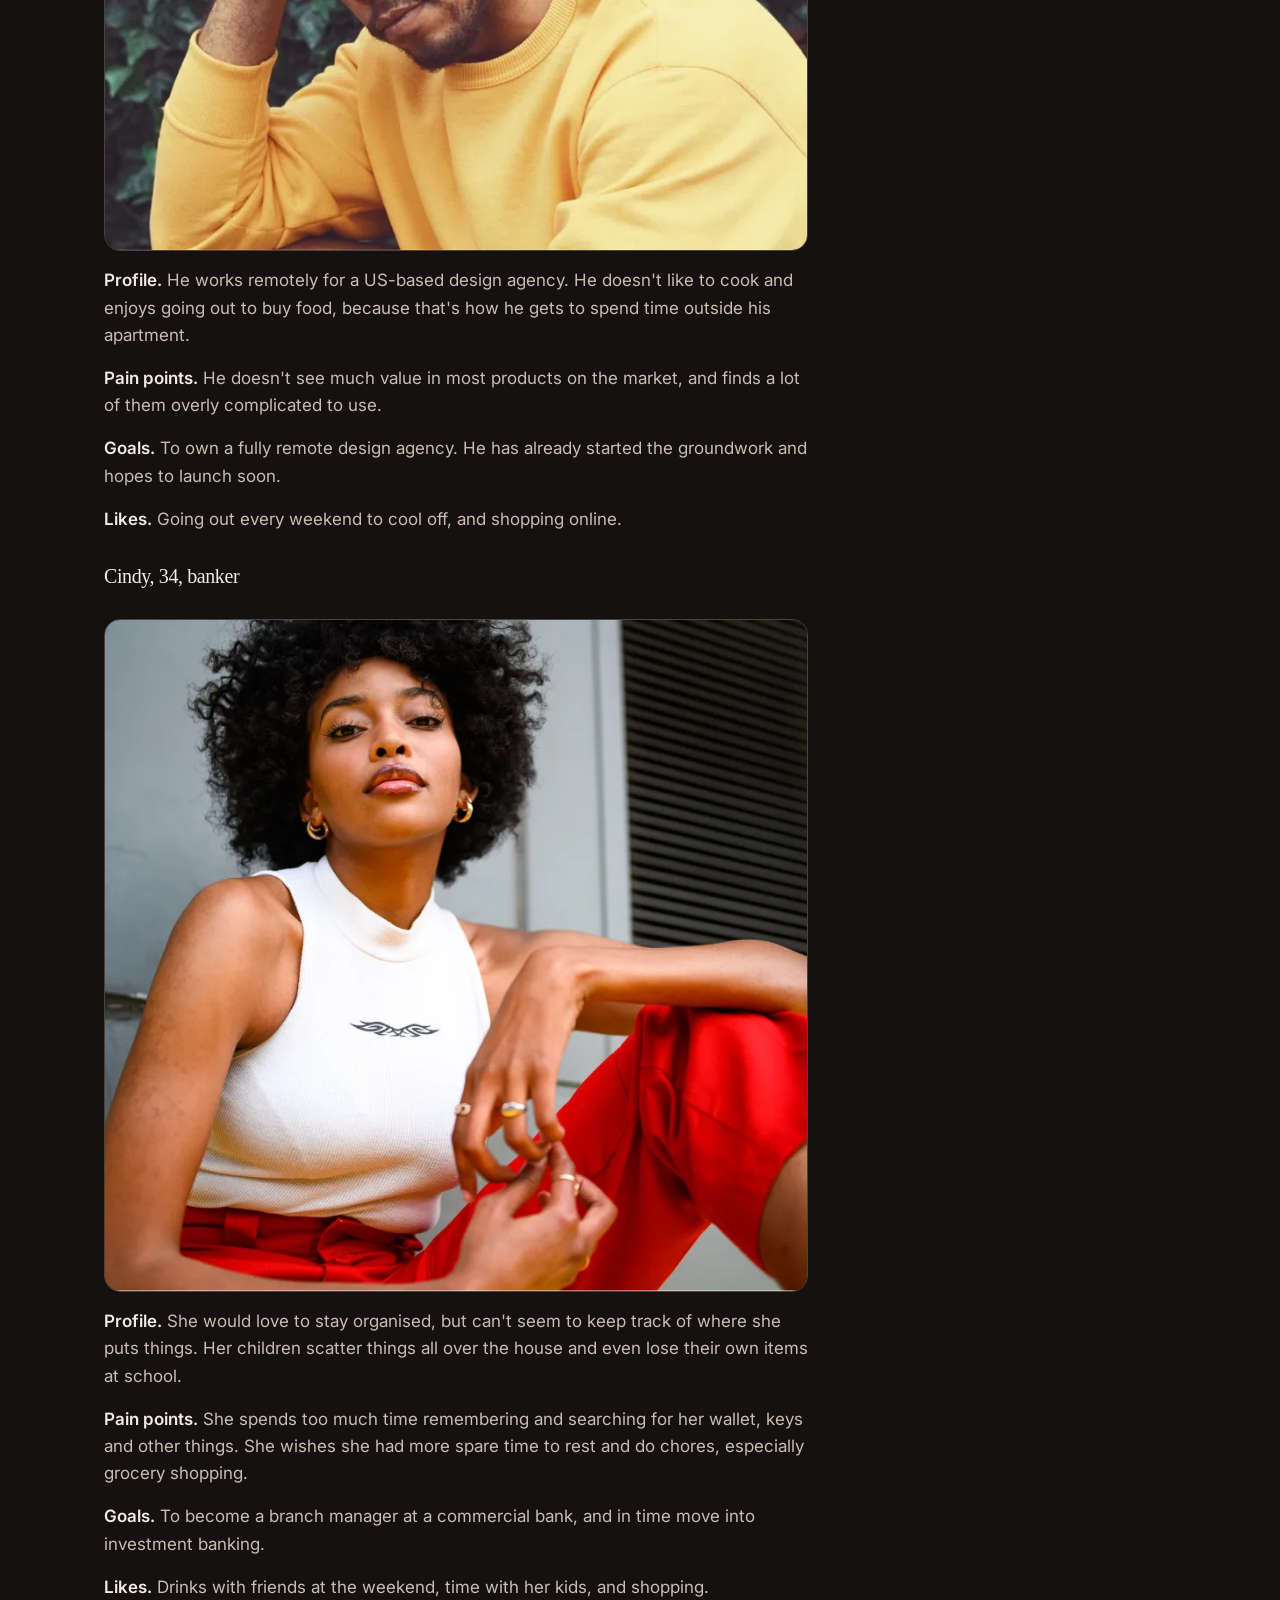
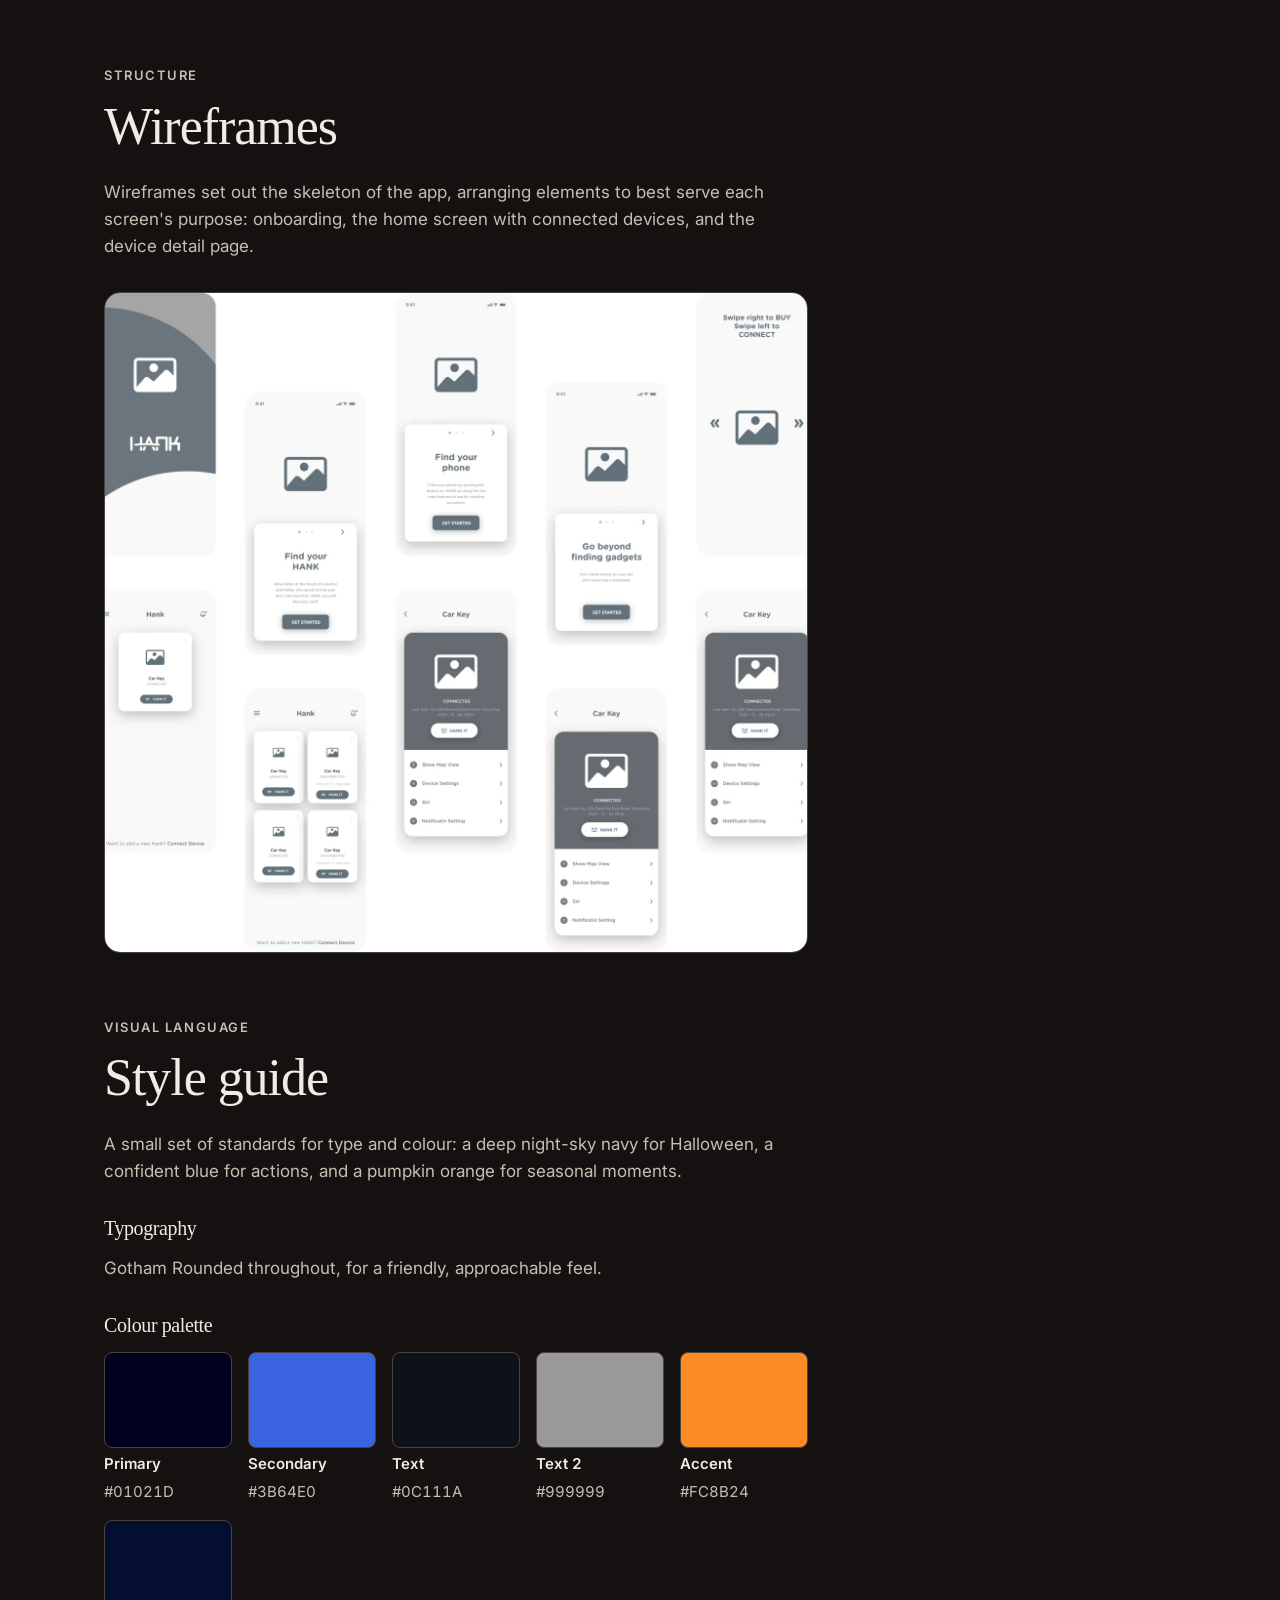
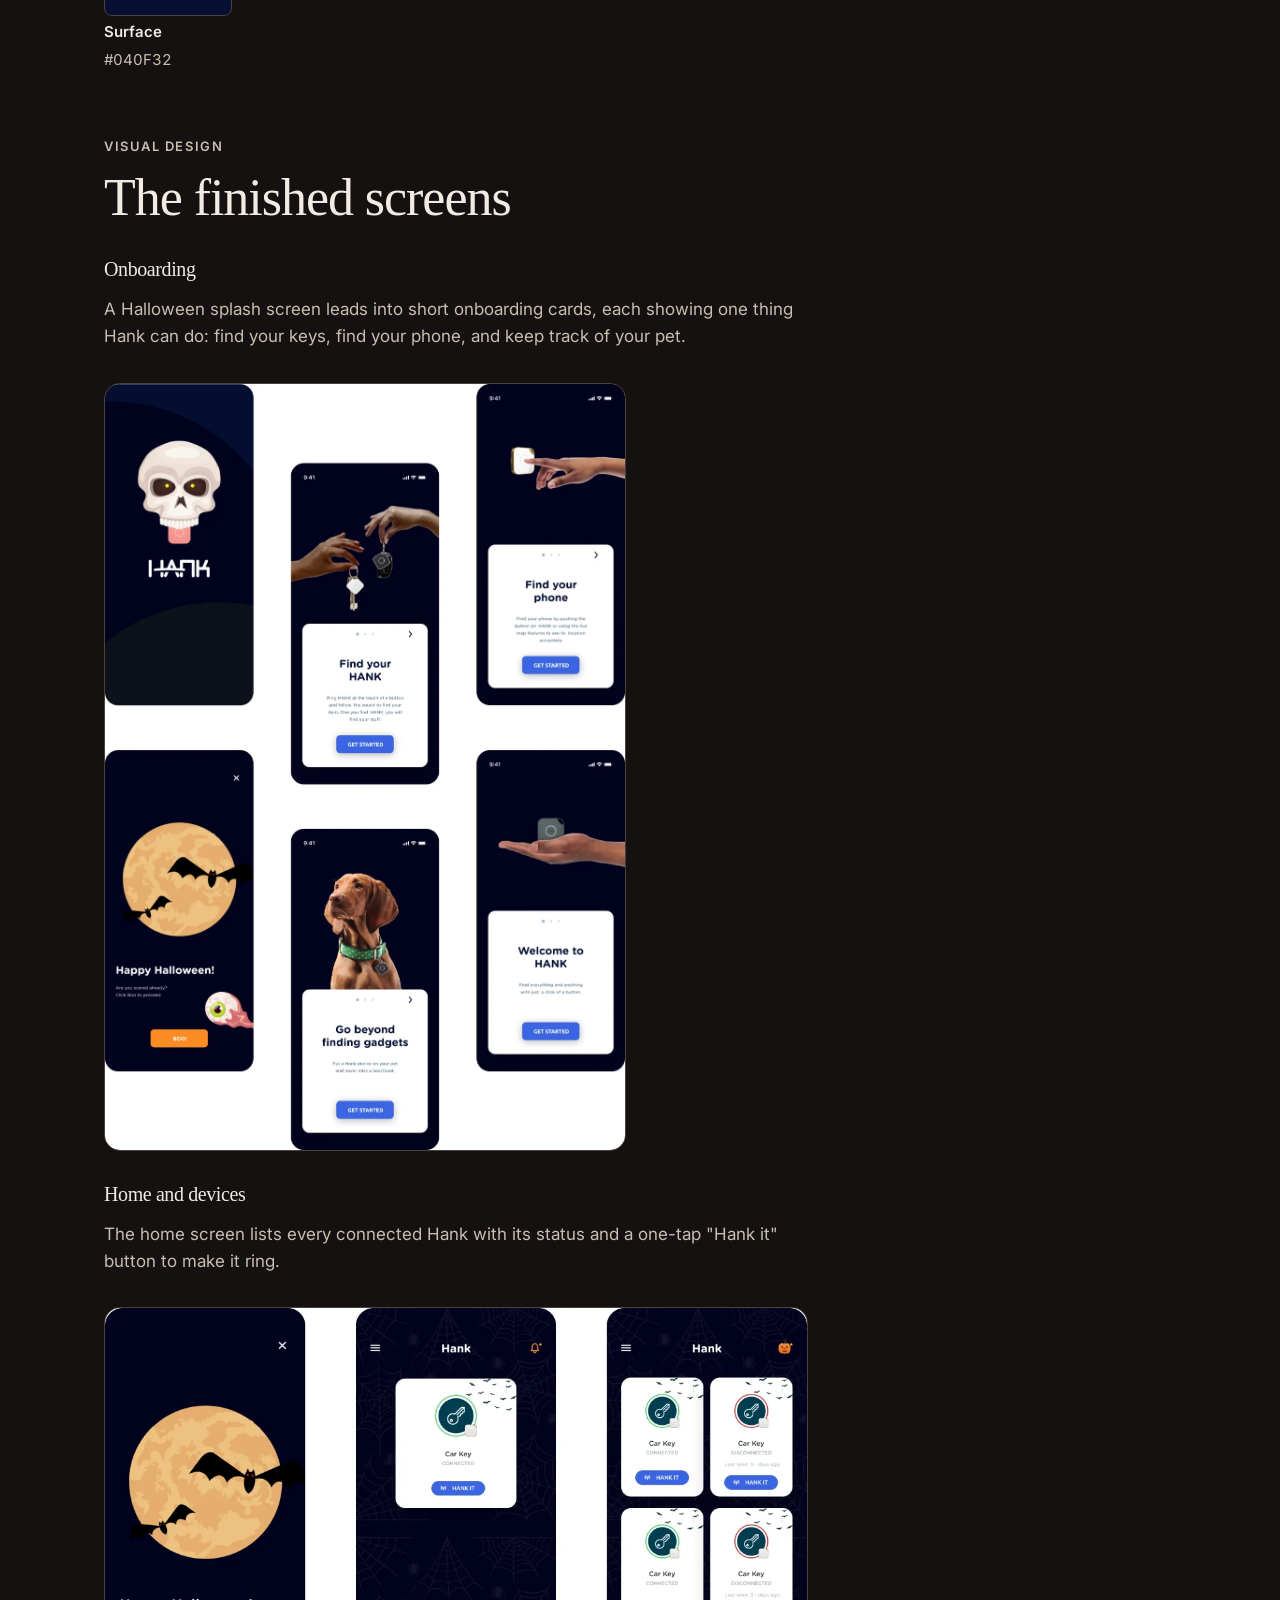
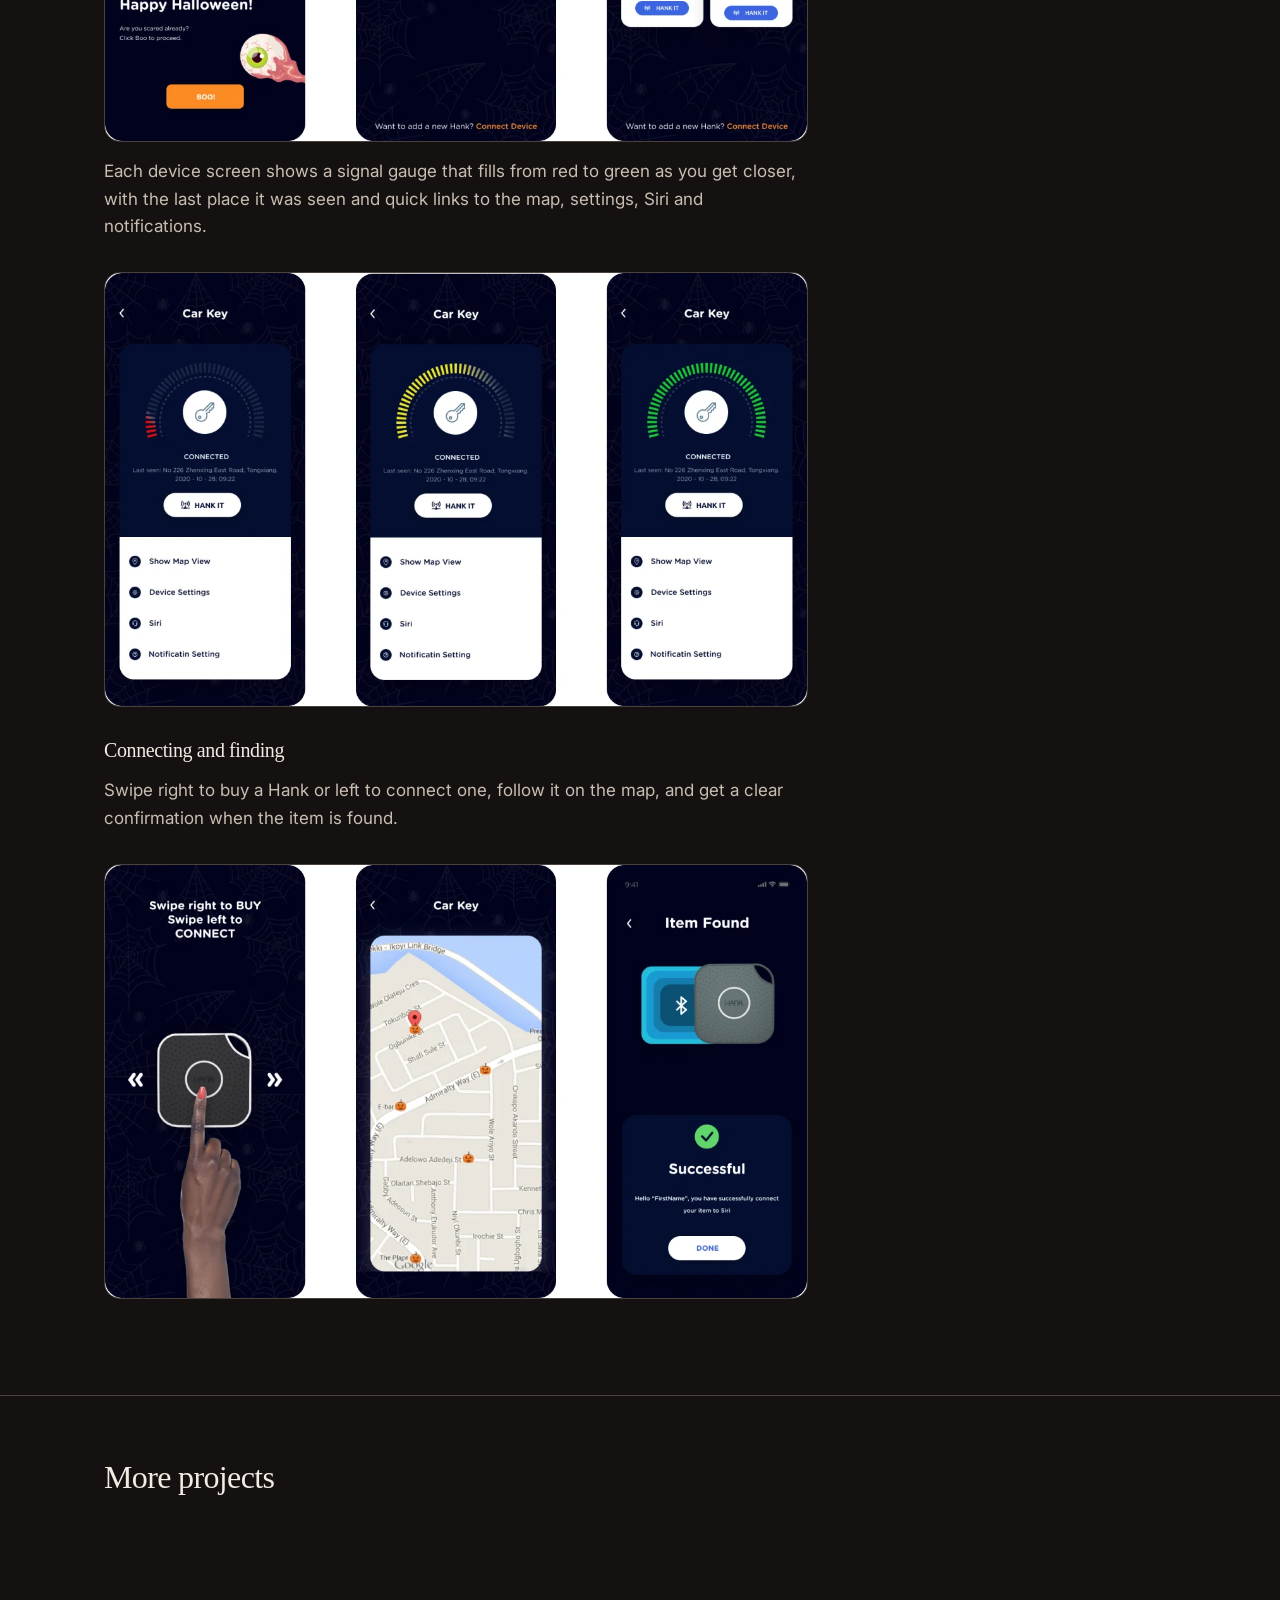
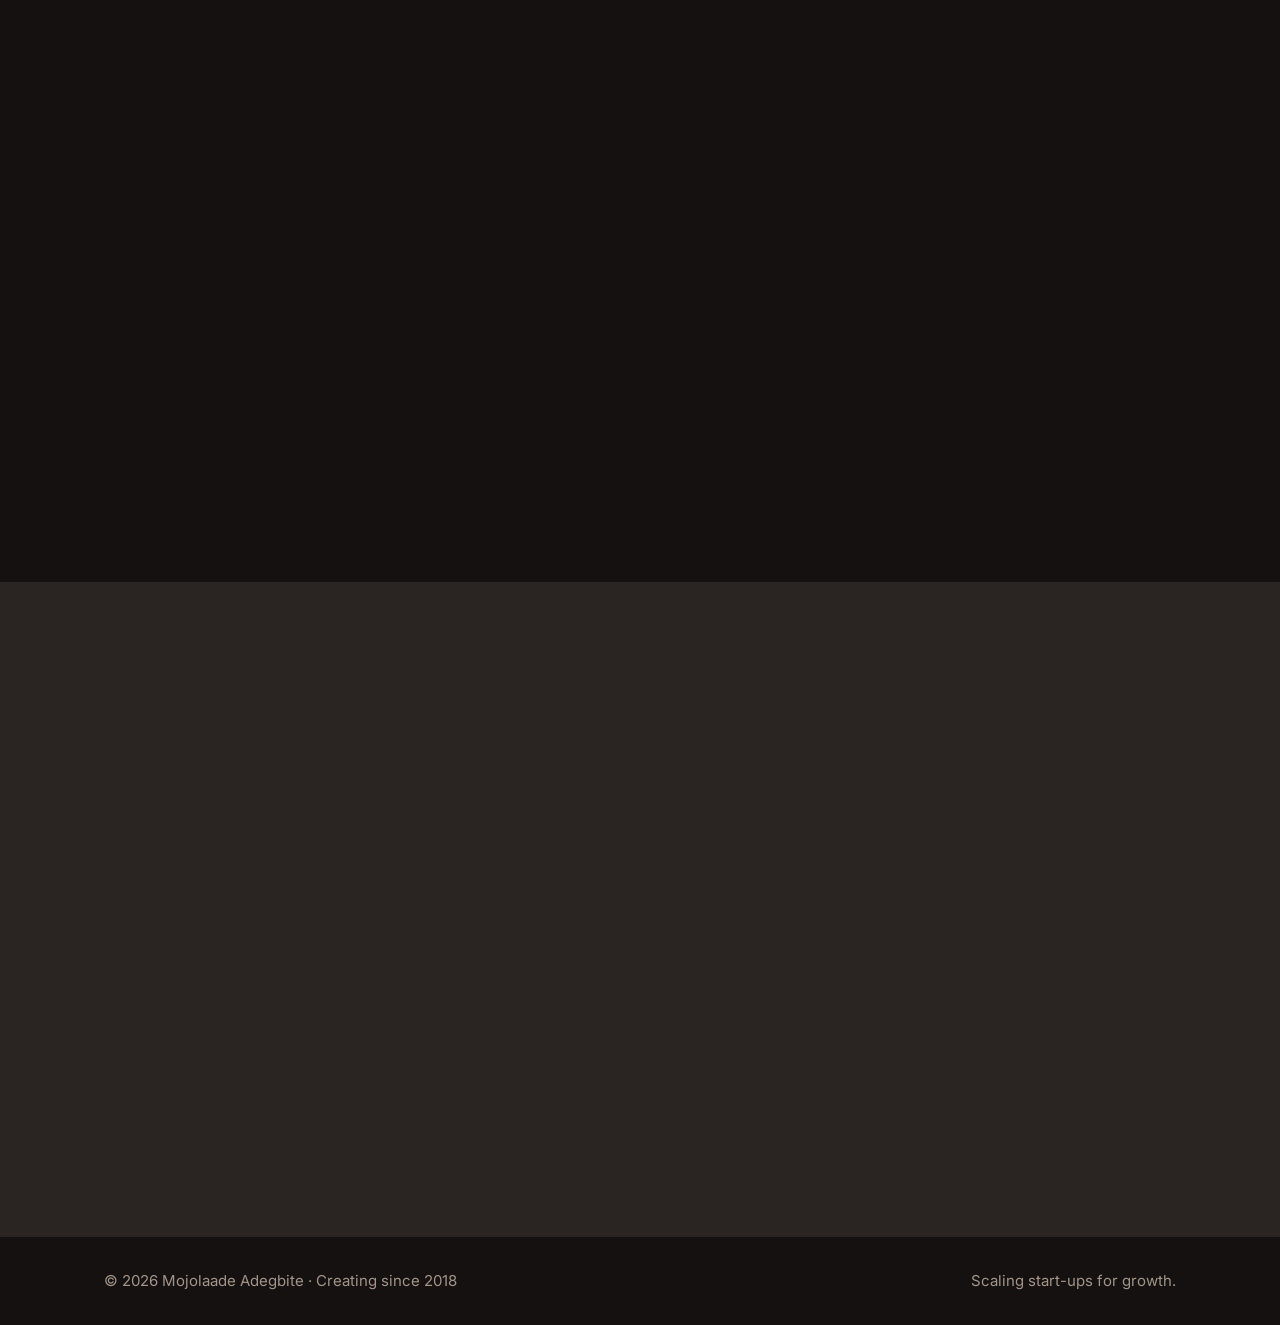
<file: work/hank.html>
<!doctype html>
<html lang="en">
  <head>
    <meta charset="utf-8" />
    <meta name="viewport" content="width=device-width, initial-scale=1" />
    <title>Hank: A tracker app for things that go missing · Mojolaade Adegbite</title>
    <meta name="description" content="Hank is a Bluetooth and GPS tracker with a companion mobile app that helps people find their keys, wallets, phones and pets in no time." />
    <meta property="og:title" content="Hank: A tracker app for things that go missing · Mojolaade Adegbite" />
    <meta property="og:description" content="Hank is a Bluetooth and GPS tracker with a companion mobile app that helps people find their keys, wallets, phones and pets in no time." />
    <meta property="og:type" content="website" />
    <meta name="theme-color" content="#f7f4ef" media="(prefers-color-scheme: light)" />
    <meta name="theme-color" content="#070606" media="(prefers-color-scheme: dark)" />
    <link rel="icon" href="../favicon.svg" type="image/svg+xml" />

    <!-- Apply a saved theme before first paint to avoid a flash. -->
    <script>
      try {
        const saved = localStorage.getItem("theme");
        if (saved) document.documentElement.dataset.theme = saved;
      } catch {}
    </script>

    <link rel="preconnect" href="https://fonts.googleapis.com" />
    <link rel="preconnect" href="https://fonts.gstatic.com" crossorigin />
    <link
      href="https://fonts.googleapis.com/css2?family=Inter:ital,opsz,wght@0,14..32,400..600;1,14..32,400..500&display=swap"
      rel="stylesheet"
    />
    <link rel="stylesheet" href="../styles/tokens.css" />
    <link rel="stylesheet" href="../styles/main.css" />
    <script src="../scripts/main.js" defer></script>
  </head>

  <body>
    <a class="skip-link" href="#main">Skip to content</a>

    <header class="site-header">
      <div class="container">
        <a class="wordmark" href="../">Mojolaade Adegbite <span>Product Designer</span></a>
        <nav class="nav" aria-label="Main">
          <a href="../#work" aria-current="page">Work</a>
          <a href="../about.html">About</a>
          <a href="../#experience">Experience</a>
          <a class="nav-contact" href="#contact">Let's talk</a>
          <button class="theme-toggle" type="button" aria-pressed="false">
            <span class="visually-hidden">Dark theme</span>
            <svg class="icon-sun" viewBox="0 0 24 24" fill="none" stroke="currentColor" stroke-width="1.75" stroke-linecap="round" aria-hidden="true"><circle cx="12" cy="12" r="4" /><path d="M12 2v2M12 20v2M4.9 4.9l1.4 1.4M17.7 17.7l1.4 1.4M2 12h2M20 12h2M4.9 19.1l1.4-1.4M17.7 6.3l1.4-1.4" /></svg>
            <svg class="icon-moon" viewBox="0 0 24 24" fill="none" stroke="currentColor" stroke-width="1.75" stroke-linecap="round" stroke-linejoin="round" aria-hidden="true"><path d="M21 12.8A9 9 0 1 1 11.2 3a7 7 0 0 0 9.8 9.8Z" /></svg>
          </button>
        </nav>
      </div>
    </header>

    <main id="main">
      <article>
        <header class="page-hero">
          <div class="container">
            <a class="text-link" href="../#work">← All work</a>
            <p class="eyebrow" style="margin-top: var(--space-5)">Hank · Consumer IoT</p>
            <h1 id="page-title">A tracker app for things that go missing</h1>
            <p class="lede">Hank is a small Bluetooth and GPS tracking device. Clip it to your keys, wallet or pet, and the Hank mobile app helps you find them in no time, with a Halloween theme for the season.</p>
            <dl class="facts">
            <div><dt>Product</dt><dd>Hank tracker and app</dd></div>
            <div><dt>Role</dt><dd>Senior Product Designer</dd></div>
            <div><dt>When</dt><dd>2020 – 2022</dd></div>
            <div><dt>Platform</dt><dd>iOS</dd></div>
            <div><dt>Scope</dt><dd>Personas, wireframes, style guide, UI</dd></div>
            </dl>
          </div>
        </header>
        <div class="container">
          <figure class="figure cover">
            <img src="../images/work/hank/cover.webp" alt="Hank app on an iPhone showing the 'Find your HANK' onboarding screen, in front of four Hank trackers in grey, pink, black and white with gold" width="1600" height="1100" fetchpriority="high" decoding="async" />
          </figure>
        </div>
        <div class="container prose">
          <p class="eyebrow">Overview</p>
          <h2>Built for everyone, not a niche</h2>
          <p>
            The more practical an app is, the more precise and easy to use it needs to be. Some apps
            serve a narrow, specialist audience. Hank doesn't: it's meant for a wide audience with
            different backgrounds, levels of education and comfort with technology.
          </p>
          <p>
            That shaped the interface. It had to be bright and visually distinctive, but never at the
            cost of confusing anyone.
          </p>

          <p class="eyebrow">The problem</p>
          <h2>Find the problem, explore the solutions</h2>
          <p>
            Time is invaluable and shouldn't be wasted. But our minds are so busy with everyday life
            that we forget the little things: switching back to the grid after turning off the
            generator, switching off the AC before leaving the house, taking our chargers to work,
            packing a spoon with lunch.
          </p>
          <p>
            We also forget where we dropped things when we get home after a long, tiring day: keys,
            wallets, purses, phones, bags, remotes. Pets don't help either, hiding in hard-to-spot
            corners, usually right after they've caused some chaos.
          </p>
          <p>
            We spend time we could use well looking for these things, usually when we have the least
            time to spare. Often we give up and replace them, which costs a fortune.
          </p>

          <h3>Value propositions</h3>
          <ul>
            <li><strong>Save time.</strong> Find items faster, and make finding them easy.</li>
            <li><strong>Save money.</strong> One subscription covers multiple devices on the corporate plan.</li>
            <li><strong>Save effort.</strong> Nothing gets lost with Hank.</li>
          </ul>

          <p class="eyebrow">Who it's for</p>
          <h2>User personas</h2>
          <p>
            Two personas, both living in Lagos, kept the design grounded in the people who'd use it.
          </p>

          <h3>Jones, 26, graphic designer</h3>
          <figure class="figure">
            <img src="../images/work/hank/persona-jones.webp" alt="Portrait of Jones, a young man in a yellow sweatshirt in front of an ivy wall" width="800" height="730" loading="lazy" decoding="async" />
          </figure>
          <p>
            <strong>Profile.</strong> He works remotely for a US-based design agency. He doesn't like to
            cook and enjoys going out to buy food, because that's how he gets to spend time outside
            his apartment.
          </p>
          <p>
            <strong>Pain points.</strong> He doesn't see much value in most products on the market,
            and finds a lot of them overly complicated to use.
          </p>
          <p>
            <strong>Goals.</strong> To own a fully remote design agency. He has already started the
            groundwork and hopes to launch soon.
          </p>
          <p><strong>Likes.</strong> Going out every weekend to cool off, and shopping online.</p>

          <h3>Cindy, 34, banker</h3>
          <figure class="figure">
            <img src="../images/work/hank/persona-cindy.webp" alt="Portrait of Cindy, a woman in a white top and red trousers, sitting against a grey wall" width="800" height="765" loading="lazy" decoding="async" />
          </figure>
          <p>
            <strong>Profile.</strong> She would love to stay organised, but can't seem to keep
            track of where she puts things. Her children scatter things all over the house and
            even lose their own items at school.
          </p>
          <p>
            <strong>Pain points.</strong> She spends too much time remembering and searching for her
            wallet, keys and other things. She wishes she had more spare time to rest and do chores,
            especially grocery shopping.
          </p>
          <p>
            <strong>Goals.</strong> To become a branch manager at a commercial bank, and in time move
            into investment banking.
          </p>
          <p><strong>Likes.</strong> Drinks with friends at the weekend, time with her kids, and shopping.</p>

          <p class="eyebrow">Structure</p>
          <h2>Wireframes</h2>
          <p>
            Wireframes set out the skeleton of the app, arranging elements to best serve each screen's
            purpose: onboarding, the home screen with connected devices, and the device detail page.
          </p>
          <figure class="figure">
            <img src="../images/work/hank/wireframes.webp" alt="Low-fidelity wireframes: splash, three onboarding screens, swipe-to-connect, home with one and four devices, and the Car Key device screen" width="1440" height="1350" loading="lazy" decoding="async" />
          </figure>

          <p class="eyebrow">Visual language</p>
          <h2>Style guide</h2>
          <p>
            A small set of standards for type and colour: a deep night-sky navy for Halloween, a
            confident blue for actions, and a pumpkin orange for seasonal moments.
          </p>
          <h3>Typography</h3>
          <p>Gotham Rounded throughout, for a friendly, approachable feel.</p>
          <h3>Colour palette</h3>
          <ul class="swatches" aria-label="Colour palette">
            <li style="--swatch: #01021d"><span>Primary</span>#01021D</li>
            <li style="--swatch: #3b64e0"><span>Secondary</span>#3B64E0</li>
            <li style="--swatch: #0c111a"><span>Text</span>#0C111A</li>
            <li style="--swatch: #999999"><span>Text 2</span>#999999</li>
            <li style="--swatch: #fc8b24"><span>Accent</span>#FC8B24</li>
            <li style="--swatch: #040f32"><span>Surface</span>#040F32</li>
          </ul>

          <p class="eyebrow">Visual design</p>
          <h2>The finished screens</h2>
          <h3>Onboarding</h3>
          <p>
            A Halloween splash screen leads into short onboarding cards, each showing one thing Hank
            can do: find your keys, find your phone, and keep track of your pet.
          </p>
          <figure class="figure">
            <img src="../images/work/hank/onboarding.webp" alt="Onboarding screens: skull splash, Happy Halloween, Find your HANK, Go beyond finding gadgets, Find your phone and Welcome to HANK" width="1111" height="1636" loading="lazy" decoding="async" />
          </figure>

          <h3>Home and devices</h3>
          <p>
            The home screen lists every connected Hank with its status and a one-tap "Hank it" button
            to make it ring.
          </p>
          <figure class="figure">
            <img src="../images/work/hank/screens-home.webp" alt="Happy Halloween screen, and the home screen with one connected device and with four" width="1111" height="686" loading="lazy" decoding="async" />
          </figure>
          <p>
            Each device screen shows a signal gauge that fills from red to green as you get closer,
            with the last place it was seen and quick links to the map, settings, Siri and
            notifications.
          </p>
          <figure class="figure">
            <img src="../images/work/hank/screens-device.webp" alt="Car Key device screen in three states, with the signal gauge in red, yellow and green" width="1111" height="686" loading="lazy" decoding="async" />
          </figure>

          <h3>Connecting and finding</h3>
          <p>
            Swipe right to buy a Hank or left to connect one, follow it on the map, and get a clear
            confirmation when the item is found.
          </p>
          <figure class="figure">
            <img src="../images/work/hank/screens-connect.webp" alt="Swipe-to-connect screen, map view with the Car Key's location, and the Item Found success screen" width="1111" height="686" loading="lazy" decoding="async" />
          </figure>
        </div>
      </article>

      <section class="more-work" aria-labelledby="more-title">
        <div class="container">
          <h2 id="more-title">More projects</h2>
          <div class="work-grid">
            <article class="case reveal">
              <div class="case-media"><img src="../images/work/glover/cover.webp" alt="" width="1600" height="1141" loading="lazy" decoding="async" /></div>
              <p class="case-meta">Glover Mobile · Fintech</p>
                <h3><a href="../work/glover.html">Gift card trading and bill payments</a></h3>
                <p>Designed a mobile app for exchanging unwanted gift cards for cash and paying utility bills, from personas and sketches to visual design.</p>
            </article>

            <article class="case reveal">
              <div class="case-media"><img src="../images/work/netguru/cover.webp" alt="" width="1600" height="1049" loading="lazy" decoding="async" /></div>
              <p class="case-meta">Netguru · Sustainable Energy</p>
                <h3><a href="../work/netguru.html">EV charging mobile app</a></h3>
                <p>Co-designed an EV charging app end to end and the design system behind it, from first workshops to a product that shipped on schedule.</p>
            </article>
          </div>
        </div>
      </section>

      <!-- Contact -->
      <section class="contact" id="contact" aria-labelledby="contact-title">
        <div class="container reveal">
          <div>
            <h2 id="contact-title">Let's talk. <em>Say hi anytime.</em></h2>
            <p class="lede" style="margin-top: var(--space-4); max-width: 32rem">
              Have an idea or need help with an existing project? Get in touch and let's build
              exceptional products together.
            </p>
            <a class="contact-email" href="mailto:jolaadeadegbite@yahoo.com">jolaadeadegbite@yahoo.com</a>
          </div>
          <div class="actions">
            <a class="button button-primary" href="mailto:jolaadeadegbite@yahoo.com"><svg viewBox="0 0 24 24" fill="none" stroke="currentColor" stroke-width="1.75" stroke-linecap="round" stroke-linejoin="round" aria-hidden="true"><rect x="3" y="5" width="18" height="14" rx="2" /><path d="m3 7 9 6 9-6" /></svg>Email me</a>
            <a class="button button-secondary" href="https://www.linkedin.com/in/mojolaade-adegbite/" target="_blank" rel="noopener">LinkedIn<span class="visually-hidden"> (opens in a new tab)</span></a>
          </div>
        </div>
      </section>
    </main>

    <footer class="site-footer">
      <div class="container">
        <p>© <span data-year>2026</span> Mojolaade Adegbite · Creating since 2018</p>
        <p>Scaling start-ups for growth.</p>
      </div>
    </footer>
  </body>
</html>
</file>
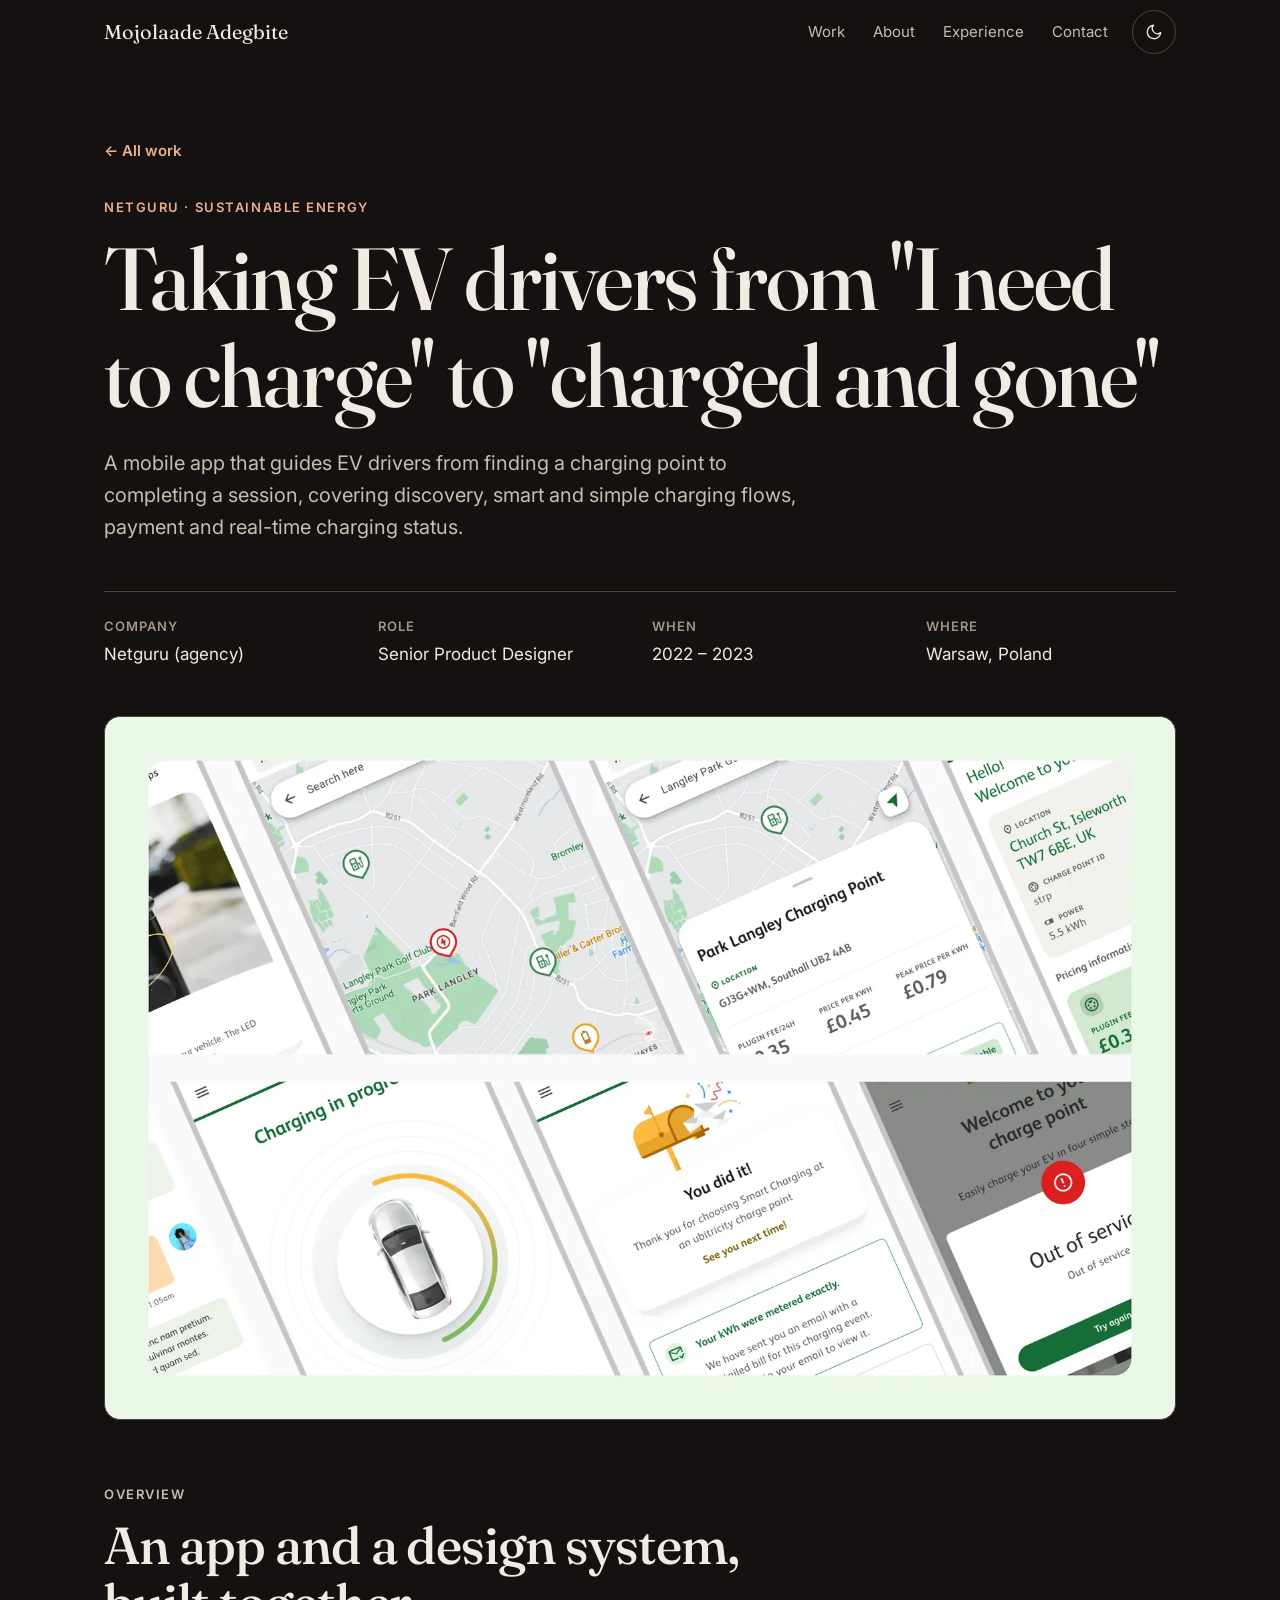
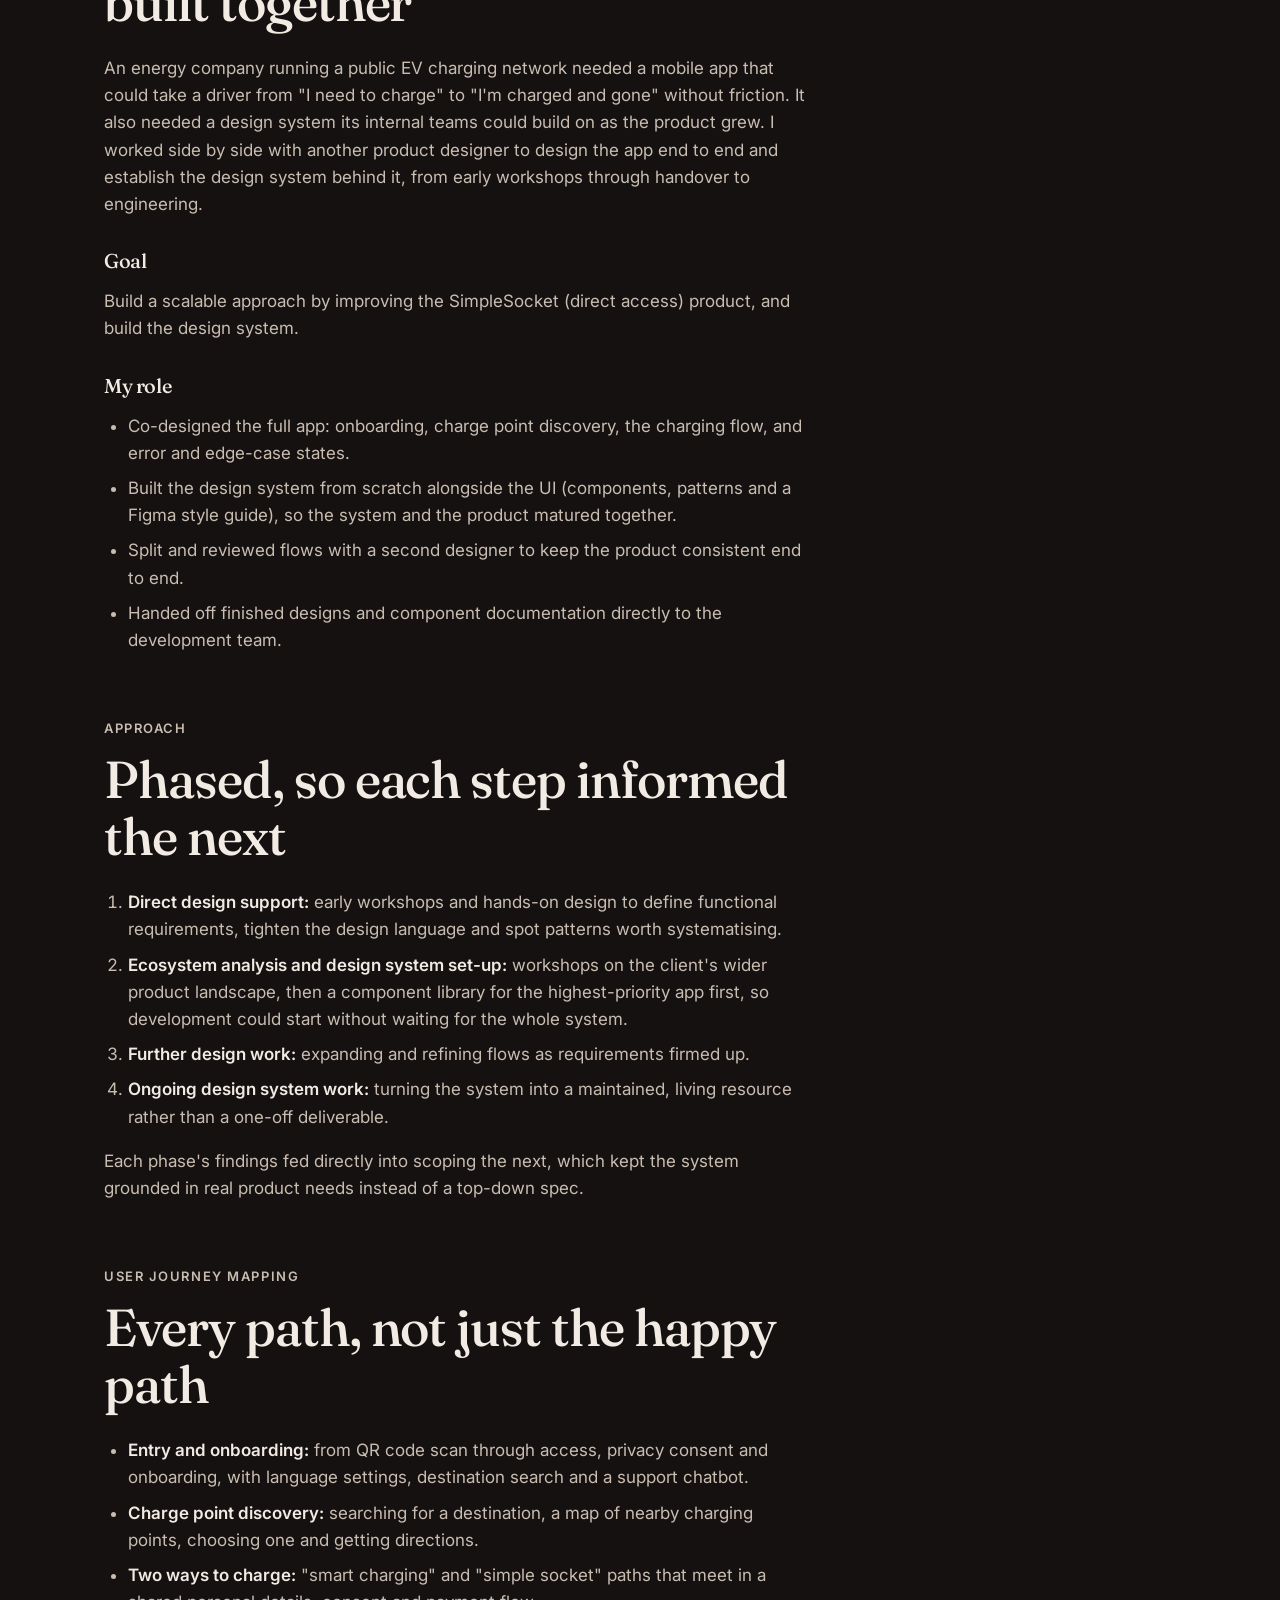
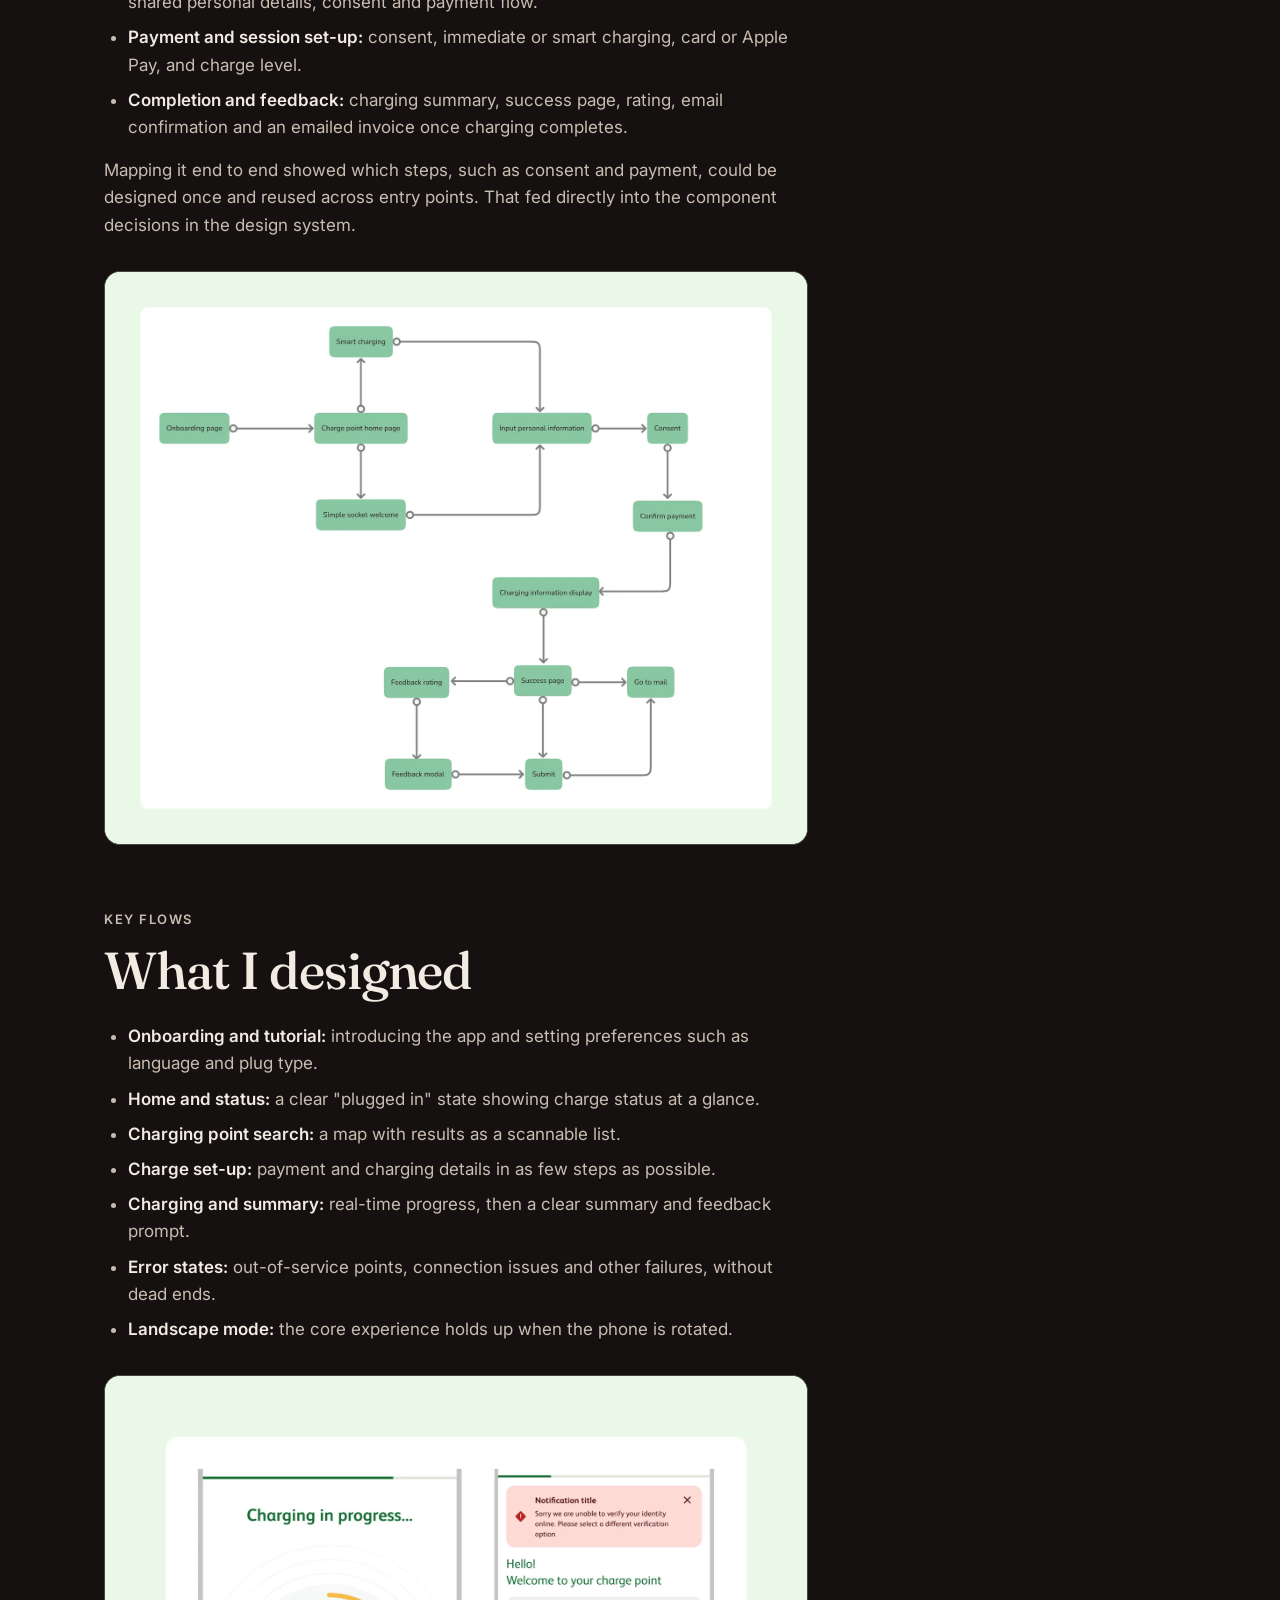
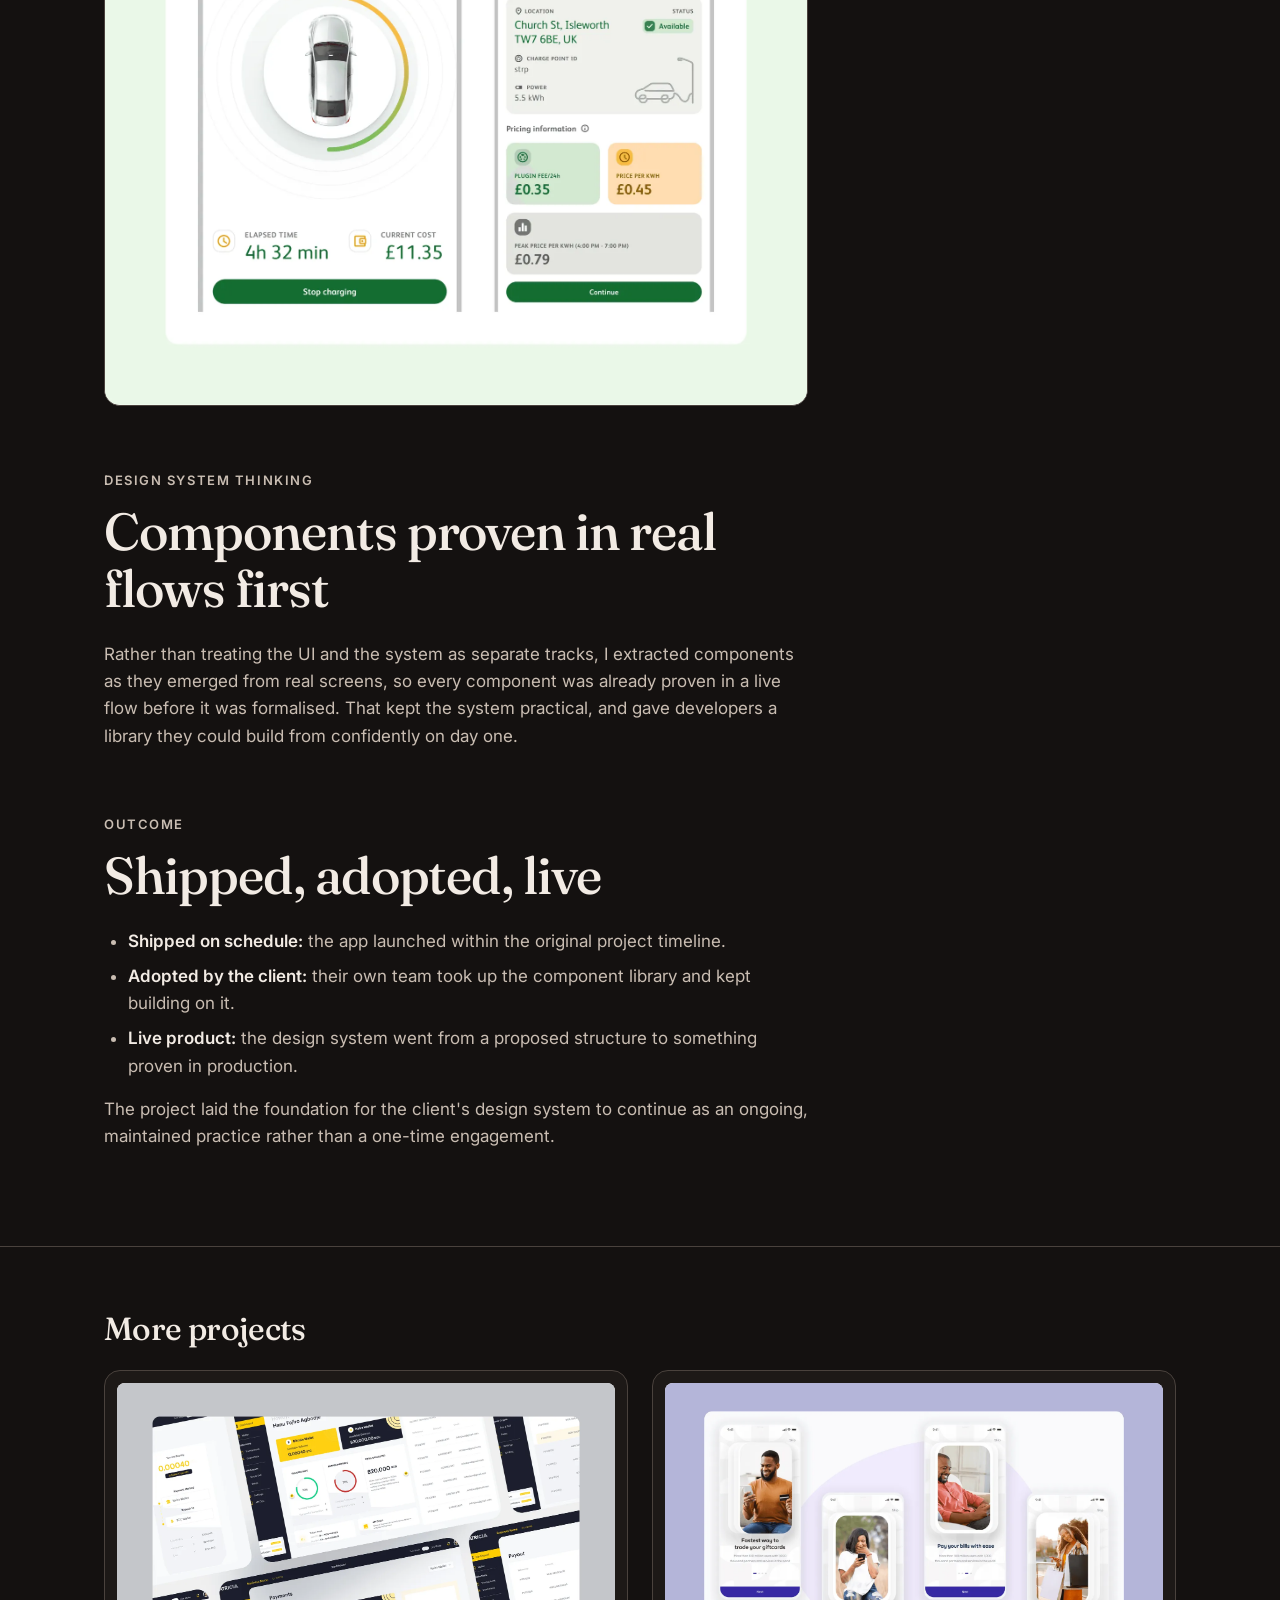
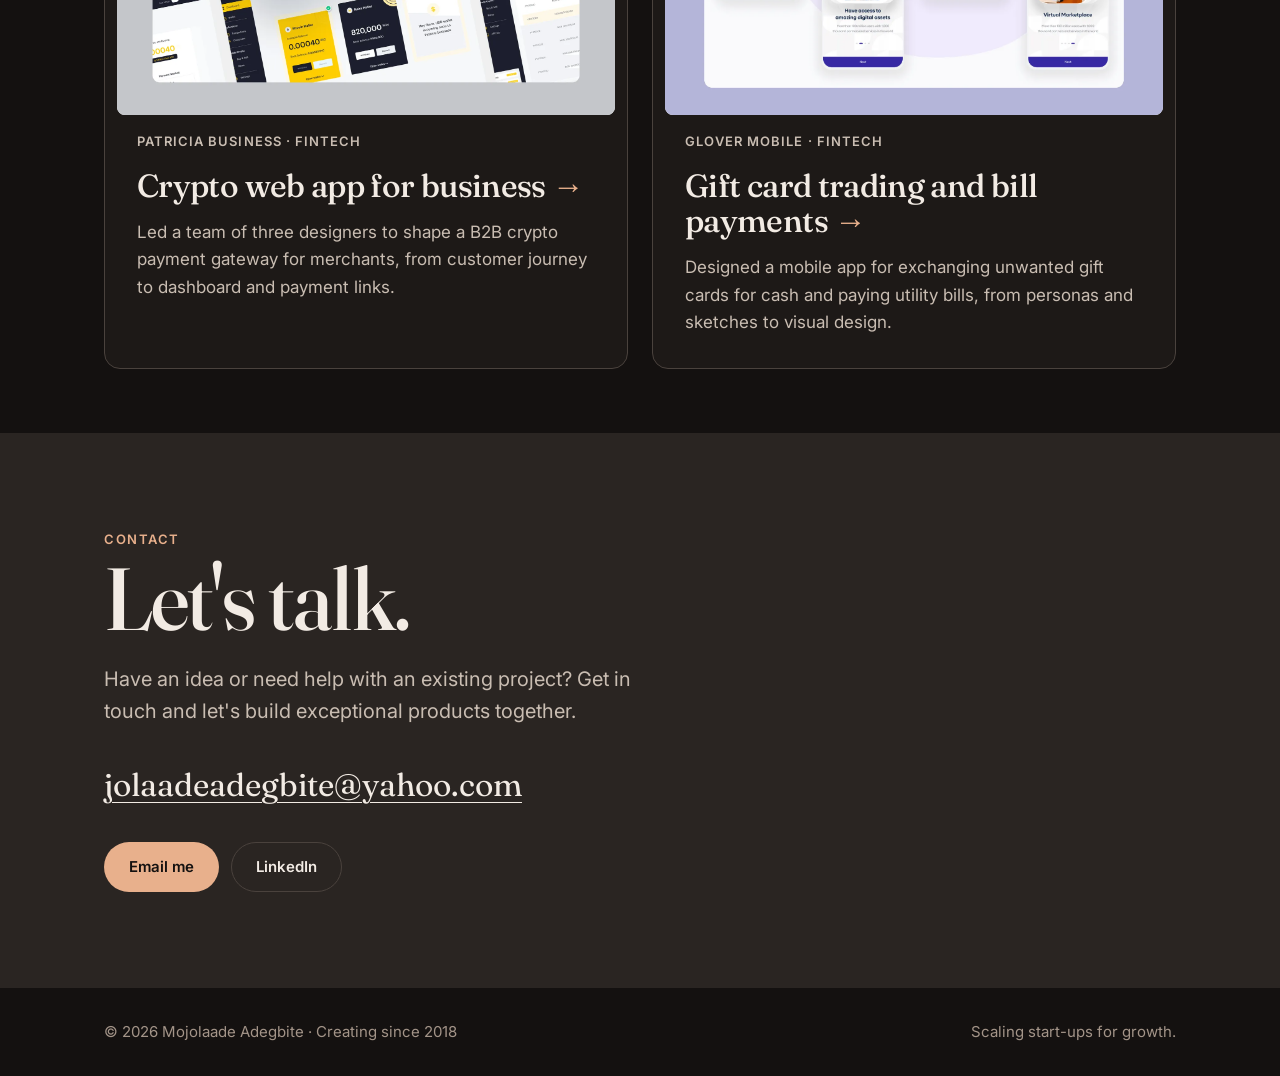
<file: work/netguru.html>
<!doctype html>
<html lang="en">
  <head>
    <meta charset="utf-8" />
    <meta name="viewport" content="width=device-width, initial-scale=1" />
    <title>Netguru: Taking EV drivers from "I need to charge" to "charged and gone" · Mojolaade Adegbite</title>
    <meta name="description" content="A mobile app that guides EV drivers from finding a charging point to completing a session, covering discovery, smart and simple charging flows, payment and real-time charging status." />
    <meta property="og:title" content="Netguru: Taking EV drivers from "I need to charge" to "charged and gone" · Mojolaade Adegbite" />
    <meta property="og:description" content="A mobile app that guides EV drivers from finding a charging point to completing a session, covering discovery, smart and simple charging flows, payment and real-time charging status." />
    <meta property="og:type" content="website" />
    <meta name="theme-color" content="#fbf7f3" media="(prefers-color-scheme: light)" />
    <meta name="theme-color" content="#141110" media="(prefers-color-scheme: dark)" />
    <link rel="icon" href="../favicon.svg" type="image/svg+xml" />

    <!-- Apply a saved theme before first paint to avoid a flash. -->
    <script>
      try {
        const saved = localStorage.getItem("theme");
        if (saved) document.documentElement.dataset.theme = saved;
      } catch {}
    </script>

    <link rel="preconnect" href="https://fonts.googleapis.com" />
    <link rel="preconnect" href="https://fonts.gstatic.com" crossorigin />
    <link
      href="https://fonts.googleapis.com/css2?family=Fraunces:ital,opsz,wght@0,9..144,400..600;1,9..144,400..600&family=Inter:wght@400;500;600&display=swap"
      rel="stylesheet"
    />
    <link rel="stylesheet" href="../styles/tokens.css" />
    <link rel="stylesheet" href="../styles/main.css" />
    <script src="../scripts/main.js" defer></script>
  </head>

  <body>
    <a class="skip-link" href="#main">Skip to content</a>

    <header class="site-header">
      <div class="container">
        <a class="wordmark" href="../">Mojolaade Adegbite</a>
        <nav class="nav" aria-label="Main">
          <a href="../#work" aria-current="page">Work</a>
          <a href="../about.html">About</a>
          <a href="../#experience">Experience</a>
          <a class="nav-contact" href="#contact">Contact</a>
          <button class="theme-toggle" type="button" aria-pressed="false">
            <span class="visually-hidden">Dark theme</span>
            <svg class="icon-sun" viewBox="0 0 24 24" fill="none" stroke="currentColor" stroke-width="1.75" stroke-linecap="round" aria-hidden="true"><circle cx="12" cy="12" r="4" /><path d="M12 2v2M12 20v2M4.9 4.9l1.4 1.4M17.7 17.7l1.4 1.4M2 12h2M20 12h2M4.9 19.1l1.4-1.4M17.7 6.3l1.4-1.4" /></svg>
            <svg class="icon-moon" viewBox="0 0 24 24" fill="none" stroke="currentColor" stroke-width="1.75" stroke-linecap="round" stroke-linejoin="round" aria-hidden="true"><path d="M21 12.8A9 9 0 1 1 11.2 3a7 7 0 0 0 9.8 9.8Z" /></svg>
          </button>
        </nav>
      </div>
    </header>

    <main id="main">
      <article>
        <header class="page-hero">
          <div class="container">
            <a class="text-link" href="../#work">← All work</a>
            <p class="eyebrow" style="margin-top: var(--space-5)">Netguru · Sustainable Energy</p>
            <h1 id="page-title">Taking EV drivers from "I need to charge" to "charged and gone"</h1>
            <p class="lede">A mobile app that guides EV drivers from finding a charging point to completing a session, covering discovery, smart and simple charging flows, payment and real-time charging status.</p>
            <dl class="facts">
            <div><dt>Company</dt><dd>Netguru (agency)</dd></div>
            <div><dt>Role</dt><dd>Senior Product Designer</dd></div>
            <div><dt>When</dt><dd>2022 – 2023</dd></div>
            <div><dt>Where</dt><dd>Warsaw, Poland</dd></div>
            </dl>
          </div>
        </header>
        <div class="container">
          <figure class="figure cover">
            <img src="../images/work/netguru/cover.webp" alt="EV charging app screens: map search, charge point details, charging in progress and an out-of-service charger" width="1600" height="1049" fetchpriority="high" decoding="async" />
          </figure>
        </div>
        <div class="container prose">
          <p class="eyebrow">Overview</p>
          <h2>An app and a design system, built together</h2>
          <p>
            An energy company running a public EV charging network needed a mobile app that could take
            a driver from "I need to charge" to "I'm charged and gone" without friction. It also
            needed a design system its internal teams could build on as the product grew. I worked
            side by side with another product designer to design the app end to end and establish the
            design system behind it, from early workshops through handover to engineering.
          </p>

          <h3>Goal</h3>
          <p>
            Build a scalable approach by improving the SimpleSocket (direct access) product, and build
            the design system.
          </p>

          <h3>My role</h3>
          <ul>
            <li>Co-designed the full app: onboarding, charge point discovery, the charging flow, and error and edge-case states.</li>
            <li>Built the design system from scratch alongside the UI (components, patterns and a Figma style guide), so the system and the product matured together.</li>
            <li>Split and reviewed flows with a second designer to keep the product consistent end to end.</li>
            <li>Handed off finished designs and component documentation directly to the development team.</li>
          </ul>

          <p class="eyebrow">Approach</p>
          <h2>Phased, so each step informed the next</h2>
          <ol>
            <li><strong>Direct design support:</strong> early workshops and hands-on design to define functional requirements, tighten the design language and spot patterns worth systematising.</li>
            <li><strong>Ecosystem analysis and design system set-up:</strong> workshops on the client's wider product landscape, then a component library for the highest-priority app first, so development could start without waiting for the whole system.</li>
            <li><strong>Further design work:</strong> expanding and refining flows as requirements firmed up.</li>
            <li><strong>Ongoing design system work:</strong> turning the system into a maintained, living resource rather than a one-off deliverable.</li>
          </ol>
          <p>
            Each phase's findings fed directly into scoping the next, which kept the system grounded in
            real product needs instead of a top-down spec.
          </p>

          <p class="eyebrow">User journey mapping</p>
          <h2>Every path, not just the happy path</h2>
          <ul>
            <li><strong>Entry and onboarding:</strong> from QR code scan through access, privacy consent and onboarding, with language settings, destination search and a support chatbot.</li>
            <li><strong>Charge point discovery:</strong> searching for a destination, a map of nearby charging points, choosing one and getting directions.</li>
            <li><strong>Two ways to charge:</strong> "smart charging" and "simple socket" paths that meet in a shared personal details, consent and payment flow.</li>
            <li><strong>Payment and session set-up:</strong> consent, immediate or smart charging, card or Apple Pay, and charge level.</li>
            <li><strong>Completion and feedback:</strong> charging summary, success page, rating, email confirmation and an emailed invoice once charging completes.</li>
          </ul>
          <p>
            Mapping it end to end showed which steps, such as consent and payment, could be designed
            once and reused across entry points. That fed directly into the component decisions in
            the design system.
          </p>
          <figure class="figure">
            <img src="../images/work/netguru/journey-2.webp" alt="Detailed journey map showing the smart charging and simple socket paths meeting in a shared payment flow" width="1600" height="1305" loading="lazy" decoding="async" />
          </figure>

          <p class="eyebrow">Key flows</p>
          <h2>What I designed</h2>
          <ul>
            <li><strong>Onboarding and tutorial:</strong> introducing the app and setting preferences such as language and plug type.</li>
            <li><strong>Home and status:</strong> a clear "plugged in" state showing charge status at a glance.</li>
            <li><strong>Charging point search:</strong> a map with results as a scannable list.</li>
            <li><strong>Charge set-up:</strong> payment and charging details in as few steps as possible.</li>
            <li><strong>Charging and summary:</strong> real-time progress, then a clear summary and feedback prompt.</li>
            <li><strong>Error states:</strong> out-of-service points, connection issues and other failures, without dead ends.</li>
            <li><strong>Landscape mode:</strong> the core experience holds up when the phone is rotated.</li>
          </ul>
          <figure class="figure">
            <img src="../images/work/netguru/charging.webp" alt="Charging in progress screen with time and cost so far, next to a charge point details screen" width="1600" height="1433" loading="lazy" decoding="async" />
          </figure>

          <p class="eyebrow">Design system thinking</p>
          <h2>Components proven in real flows first</h2>
          <p>
            Rather than treating the UI and the system as separate tracks, I extracted components as
            they emerged from real screens, so every component was already proven in a live flow
            before it was formalised. That kept the system practical, and gave developers a library
            they could build from confidently on day one.
          </p>

          <p class="eyebrow">Outcome</p>
          <h2>Shipped, adopted, live</h2>
          <ul>
            <li><strong>Shipped on schedule:</strong> the app launched within the original project timeline.</li>
            <li><strong>Adopted by the client:</strong> their own team took up the component library and kept building on it.</li>
            <li><strong>Live product:</strong> the design system went from a proposed structure to something proven in production.</li>
          </ul>
          <p>
            The project laid the foundation for the client's design system to continue as an ongoing,
            maintained practice rather than a one-time engagement.
          </p>
        </div>
      </article>

      <section class="more-work" aria-labelledby="more-title">
        <div class="container">
          <h2 id="more-title">More projects</h2>
          <div class="work-grid">
            <article class="case reveal">
              <div class="case-media"><img src="../images/work/patricia-business/cover.webp" alt="" width="1600" height="1082" loading="lazy" decoding="async" /></div>
              <p class="case-meta">Patricia Business · Fintech</p>
                <h3><a href="../work/patricia-business.html">Crypto web app for business</a></h3>
                <p>Led a team of three designers to shape a B2B crypto payment gateway for merchants, from customer journey to dashboard and payment links.</p>
            </article>

            <article class="case reveal">
              <div class="case-media"><img src="../images/work/glover/cover.webp" alt="" width="1600" height="1141" loading="lazy" decoding="async" /></div>
              <p class="case-meta">Glover Mobile · Fintech</p>
                <h3><a href="../work/glover.html">Gift card trading and bill payments</a></h3>
                <p>Designed a mobile app for exchanging unwanted gift cards for cash and paying utility bills, from personas and sketches to visual design.</p>
            </article>
          </div>
        </div>
      </section>

      <!-- Contact -->
      <section class="contact" id="contact" aria-labelledby="contact-title">
        <div class="container reveal">
          <p class="eyebrow">Contact</p>
          <h2 id="contact-title">Let's talk.</h2>
          <p class="lede" style="margin-top: var(--space-4); max-width: 36rem">
            Have an idea or need help with an existing project? Get in touch and let's build
            exceptional products together.
          </p>
          <a class="contact-email" href="mailto:jolaadeadegbite@yahoo.com">jolaadeadegbite@yahoo.com</a>
          <div class="actions">
            <a class="button button-primary" href="mailto:jolaadeadegbite@yahoo.com">Email me</a>
            <a class="button button-secondary" href="https://www.linkedin.com/in/mojolaade-adegbite/" target="_blank" rel="noopener">LinkedIn<span class="visually-hidden"> (opens in a new tab)</span></a>
          </div>
        </div>
      </section>
    </main>

    <footer class="site-footer">
      <div class="container">
        <p>© <span data-year>2026</span> Mojolaade Adegbite · Creating since 2018</p>
        <p>Scaling start-ups for growth.</p>
      </div>
    </footer>
  </body>
</html>
</file>
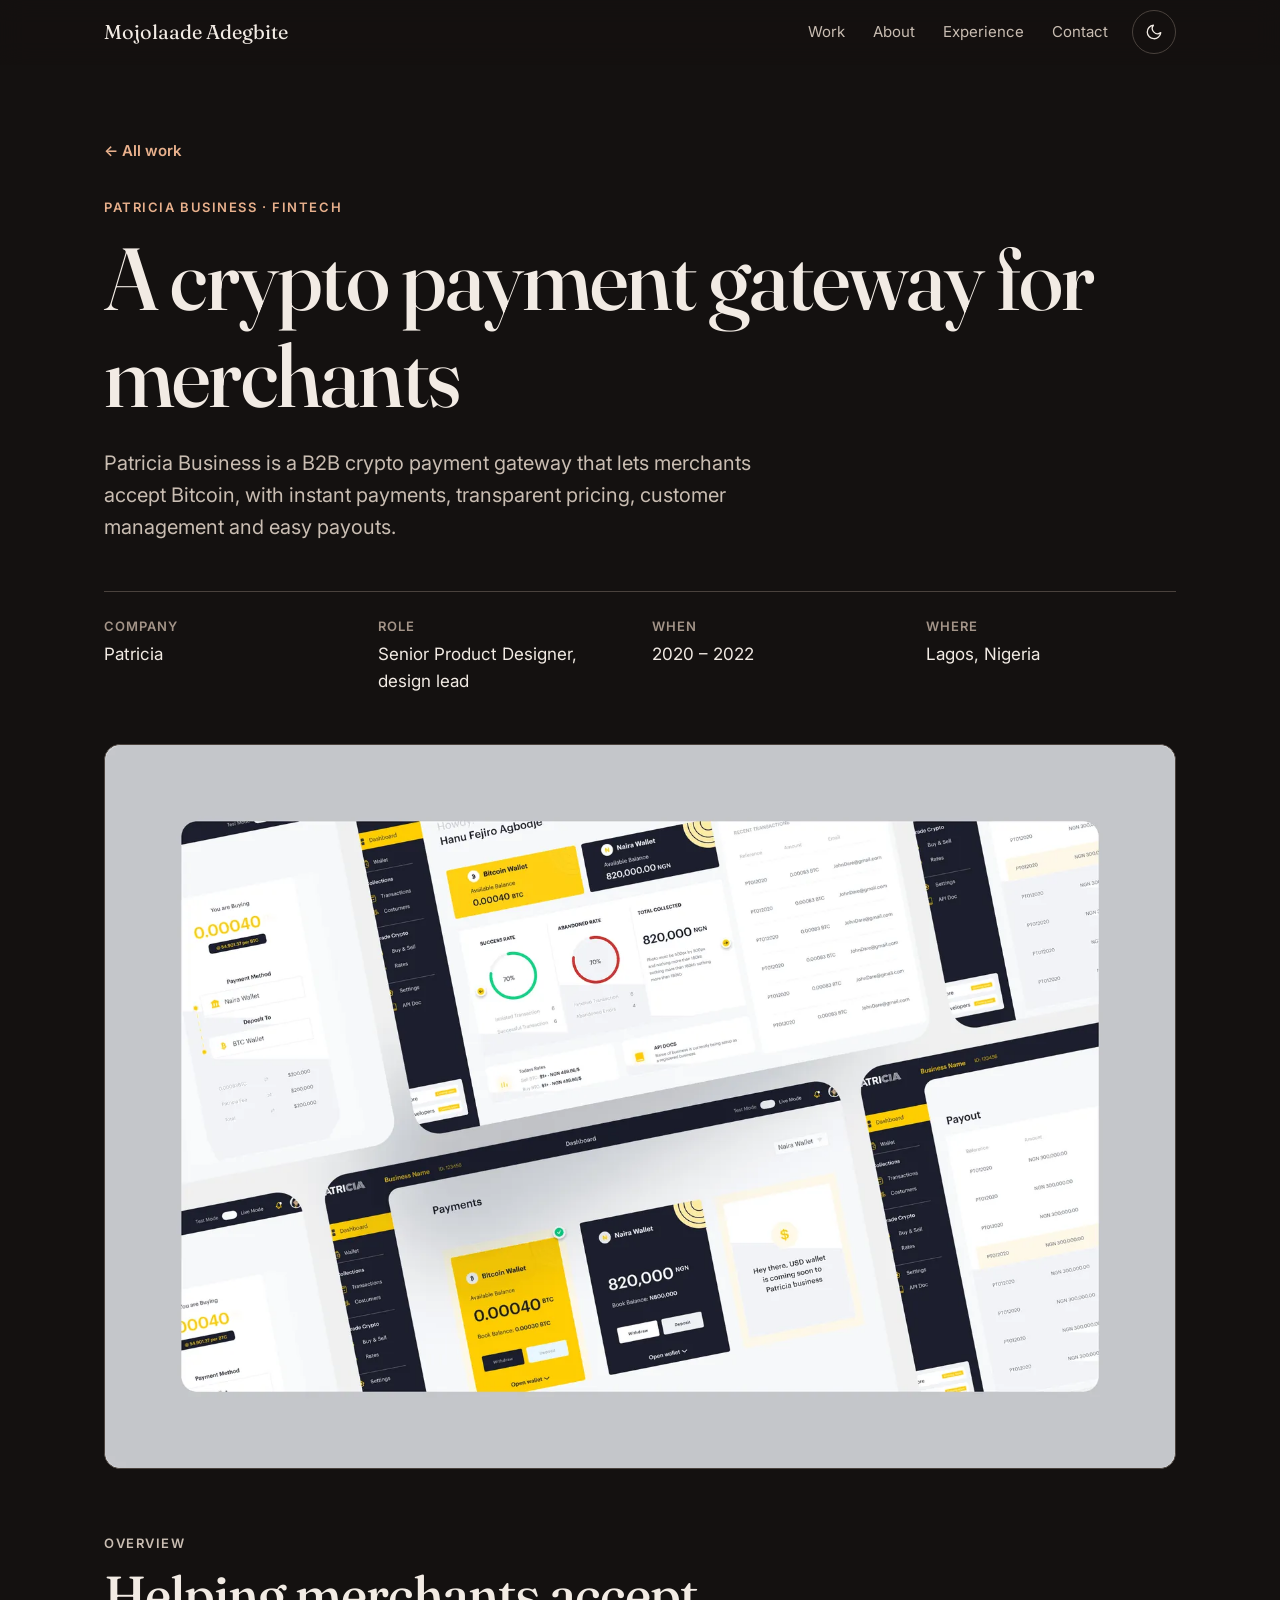
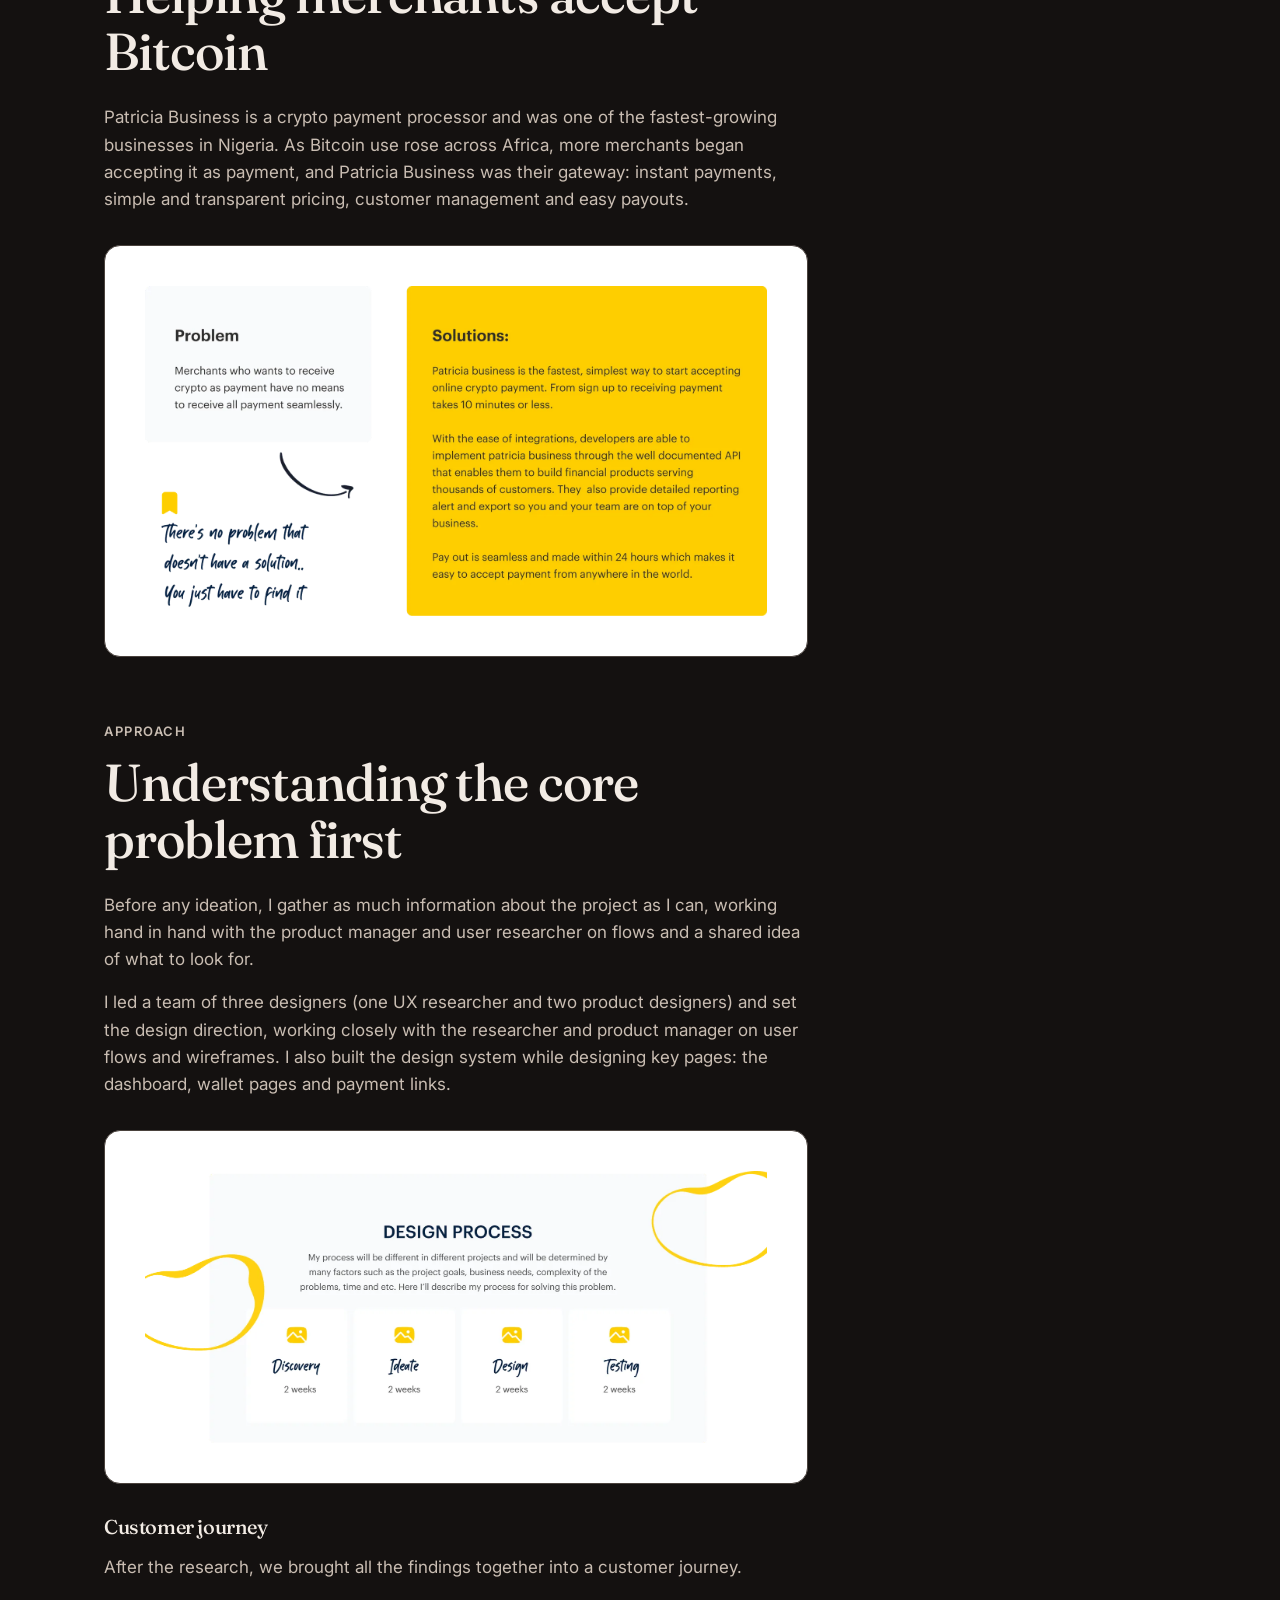
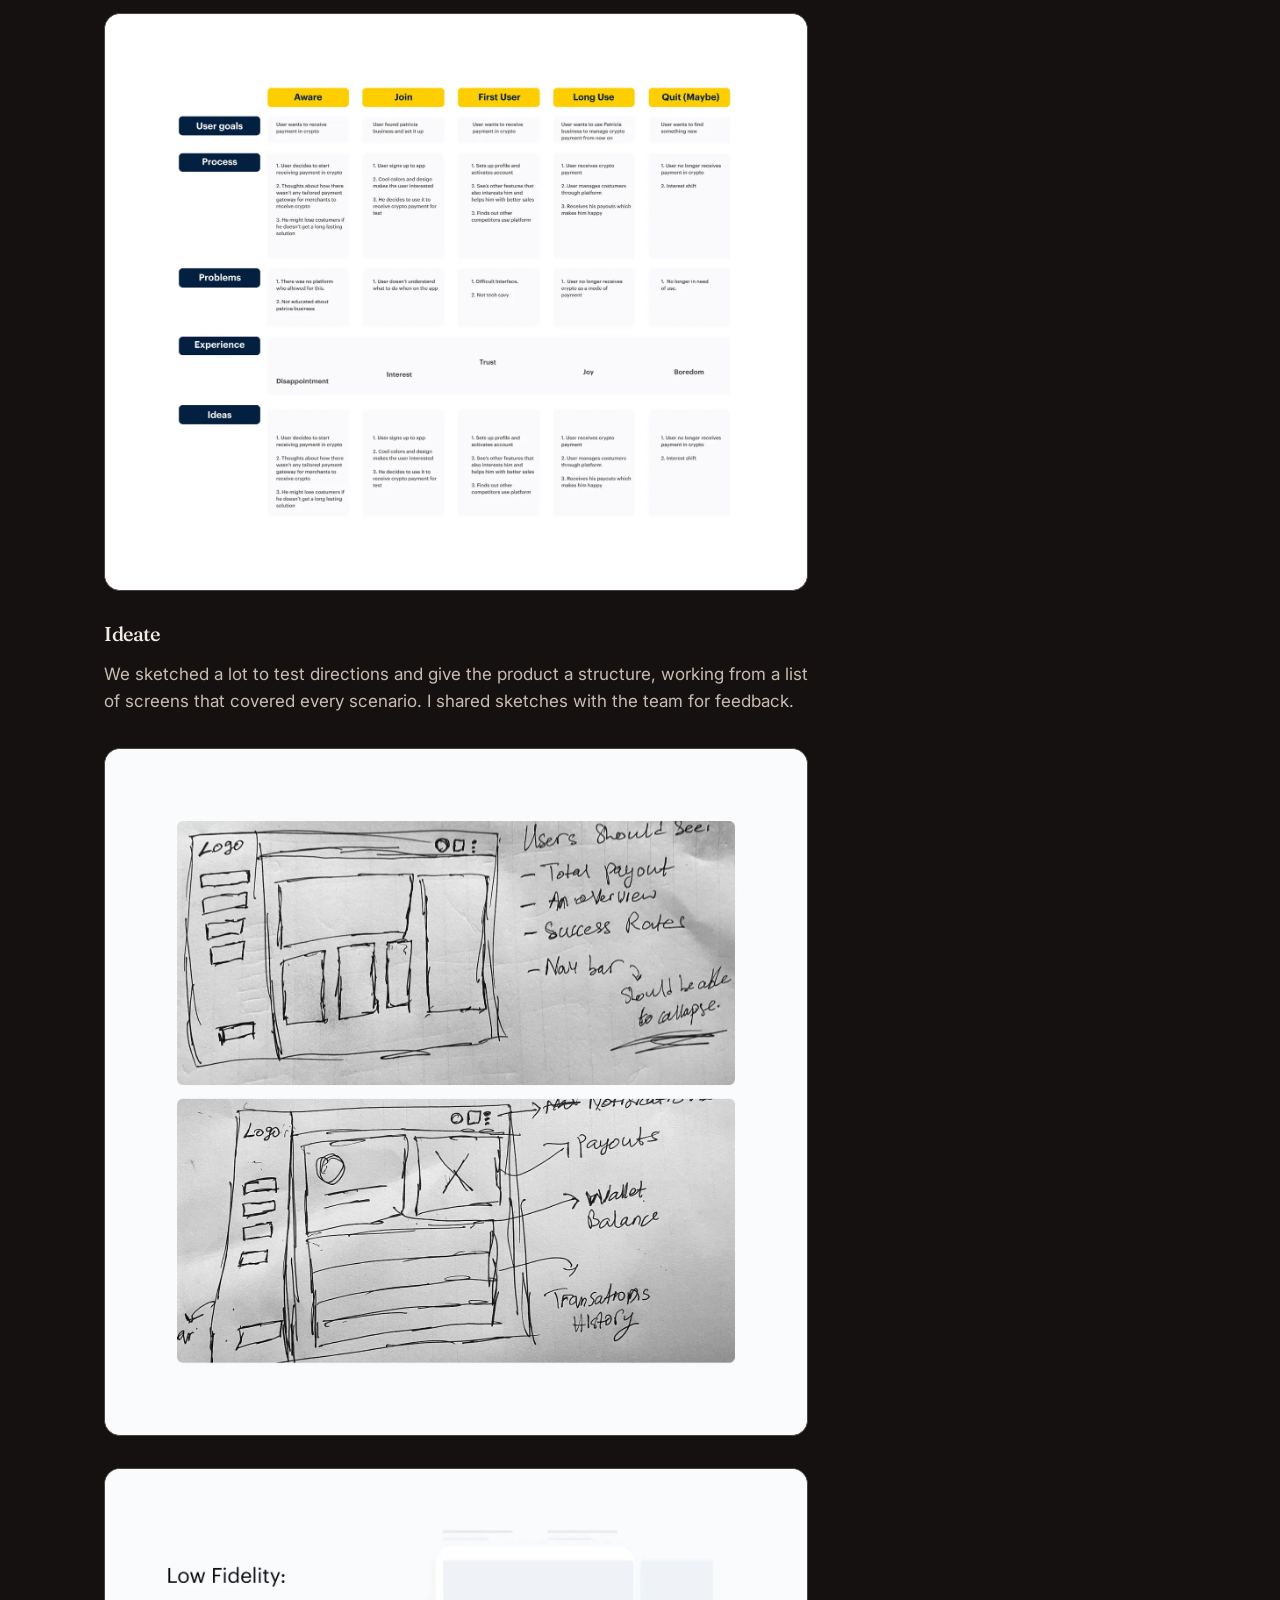
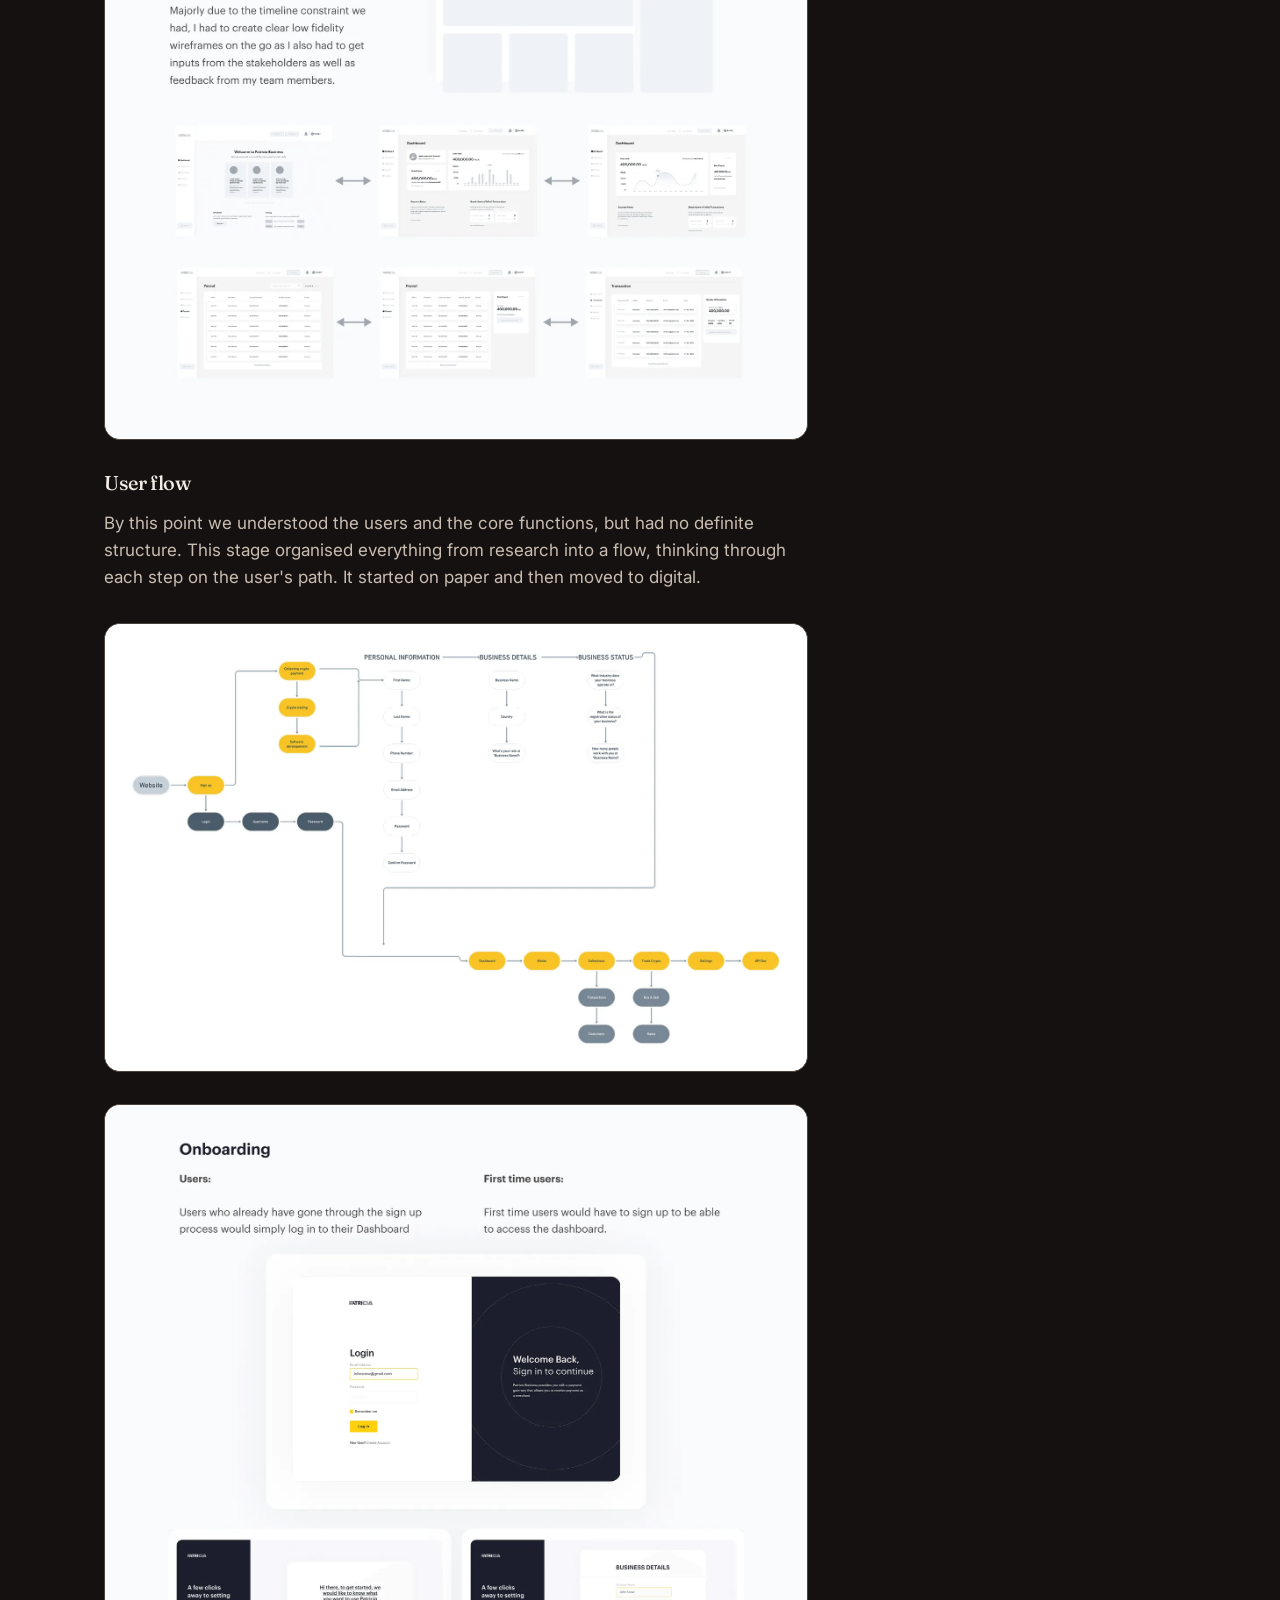
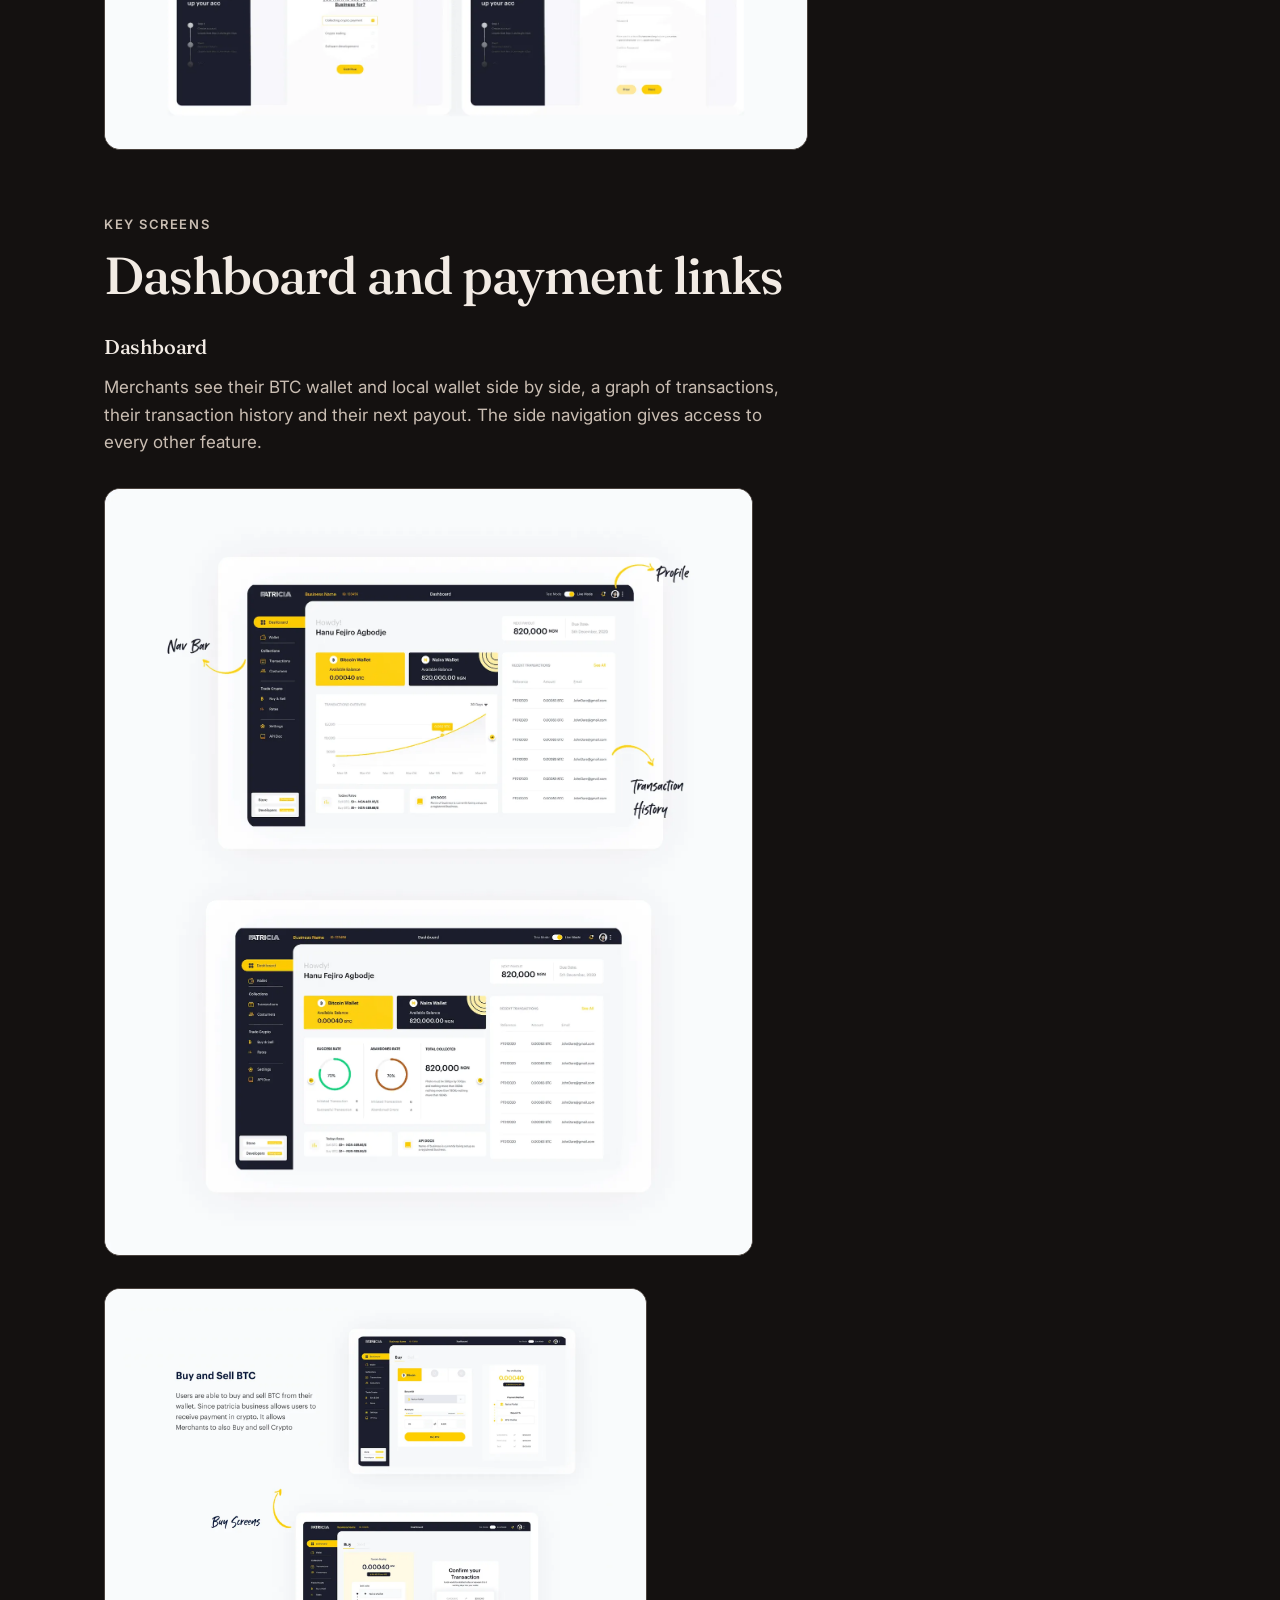
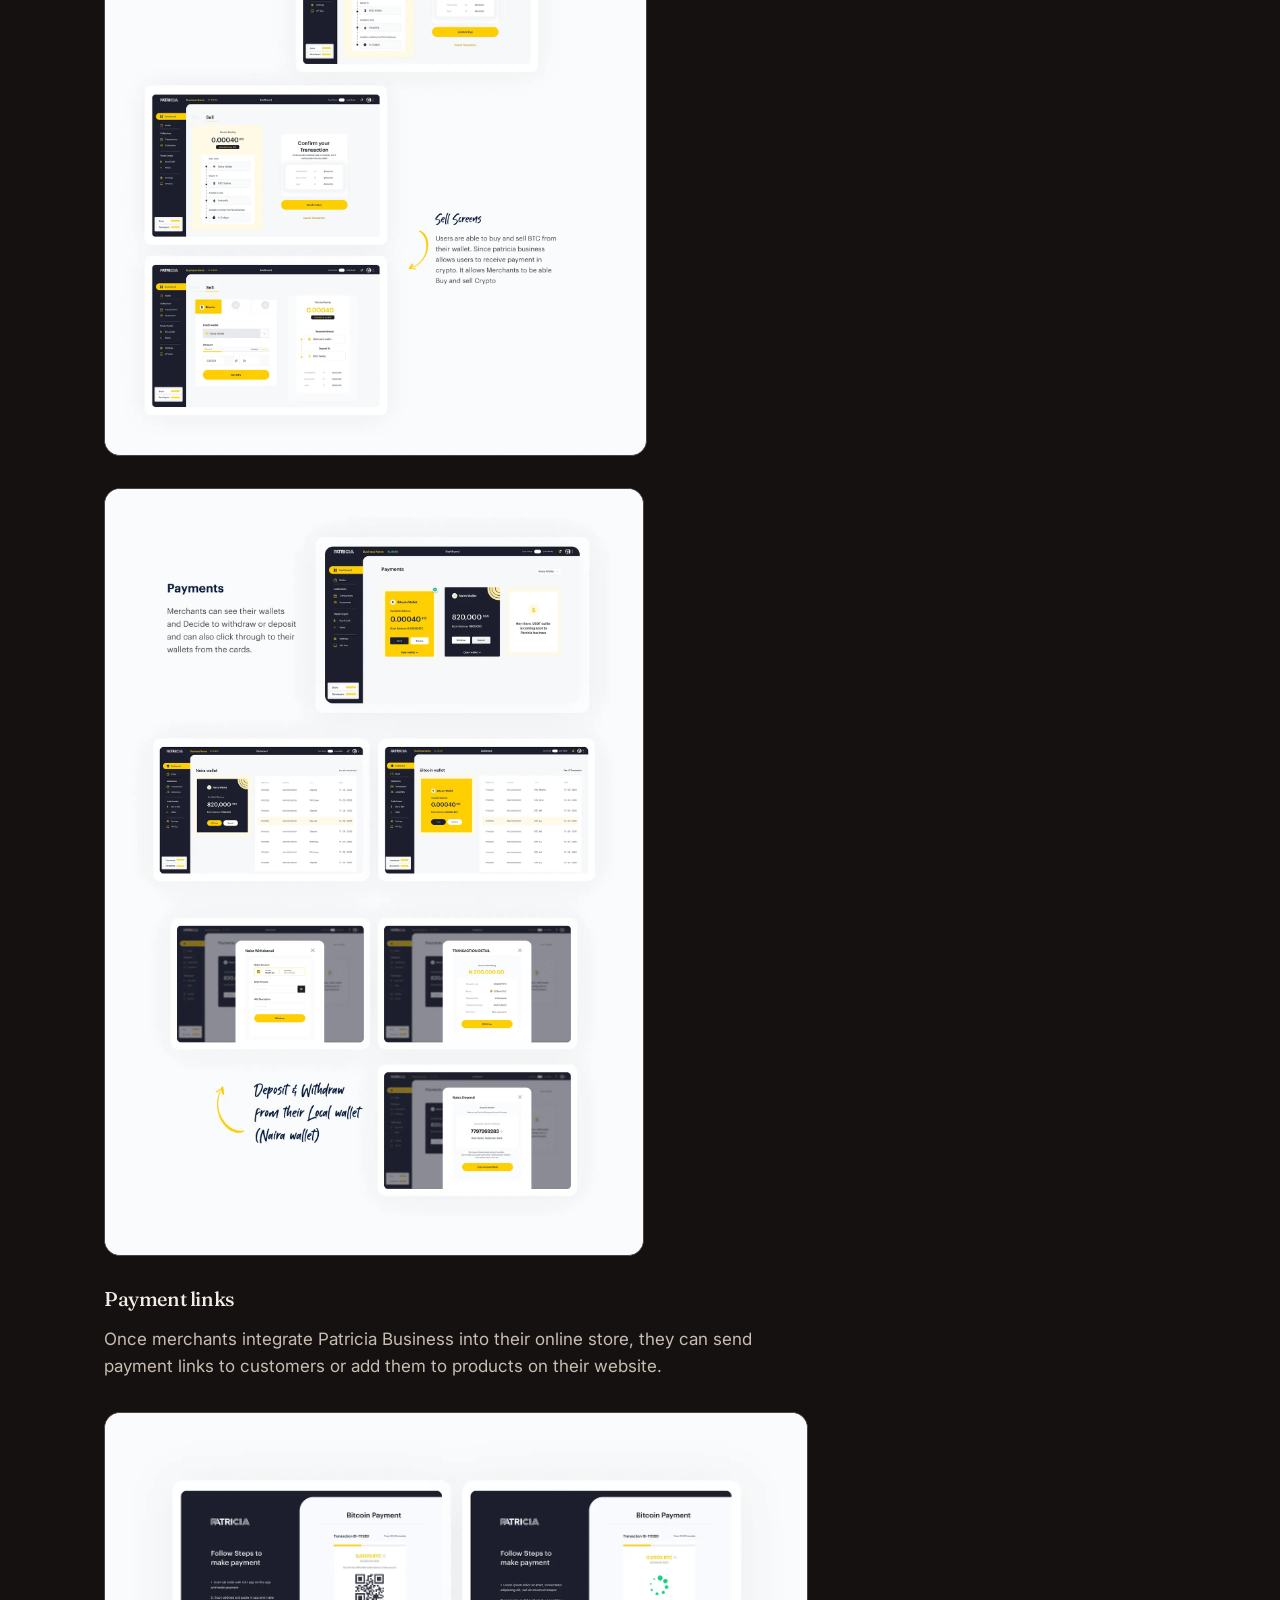
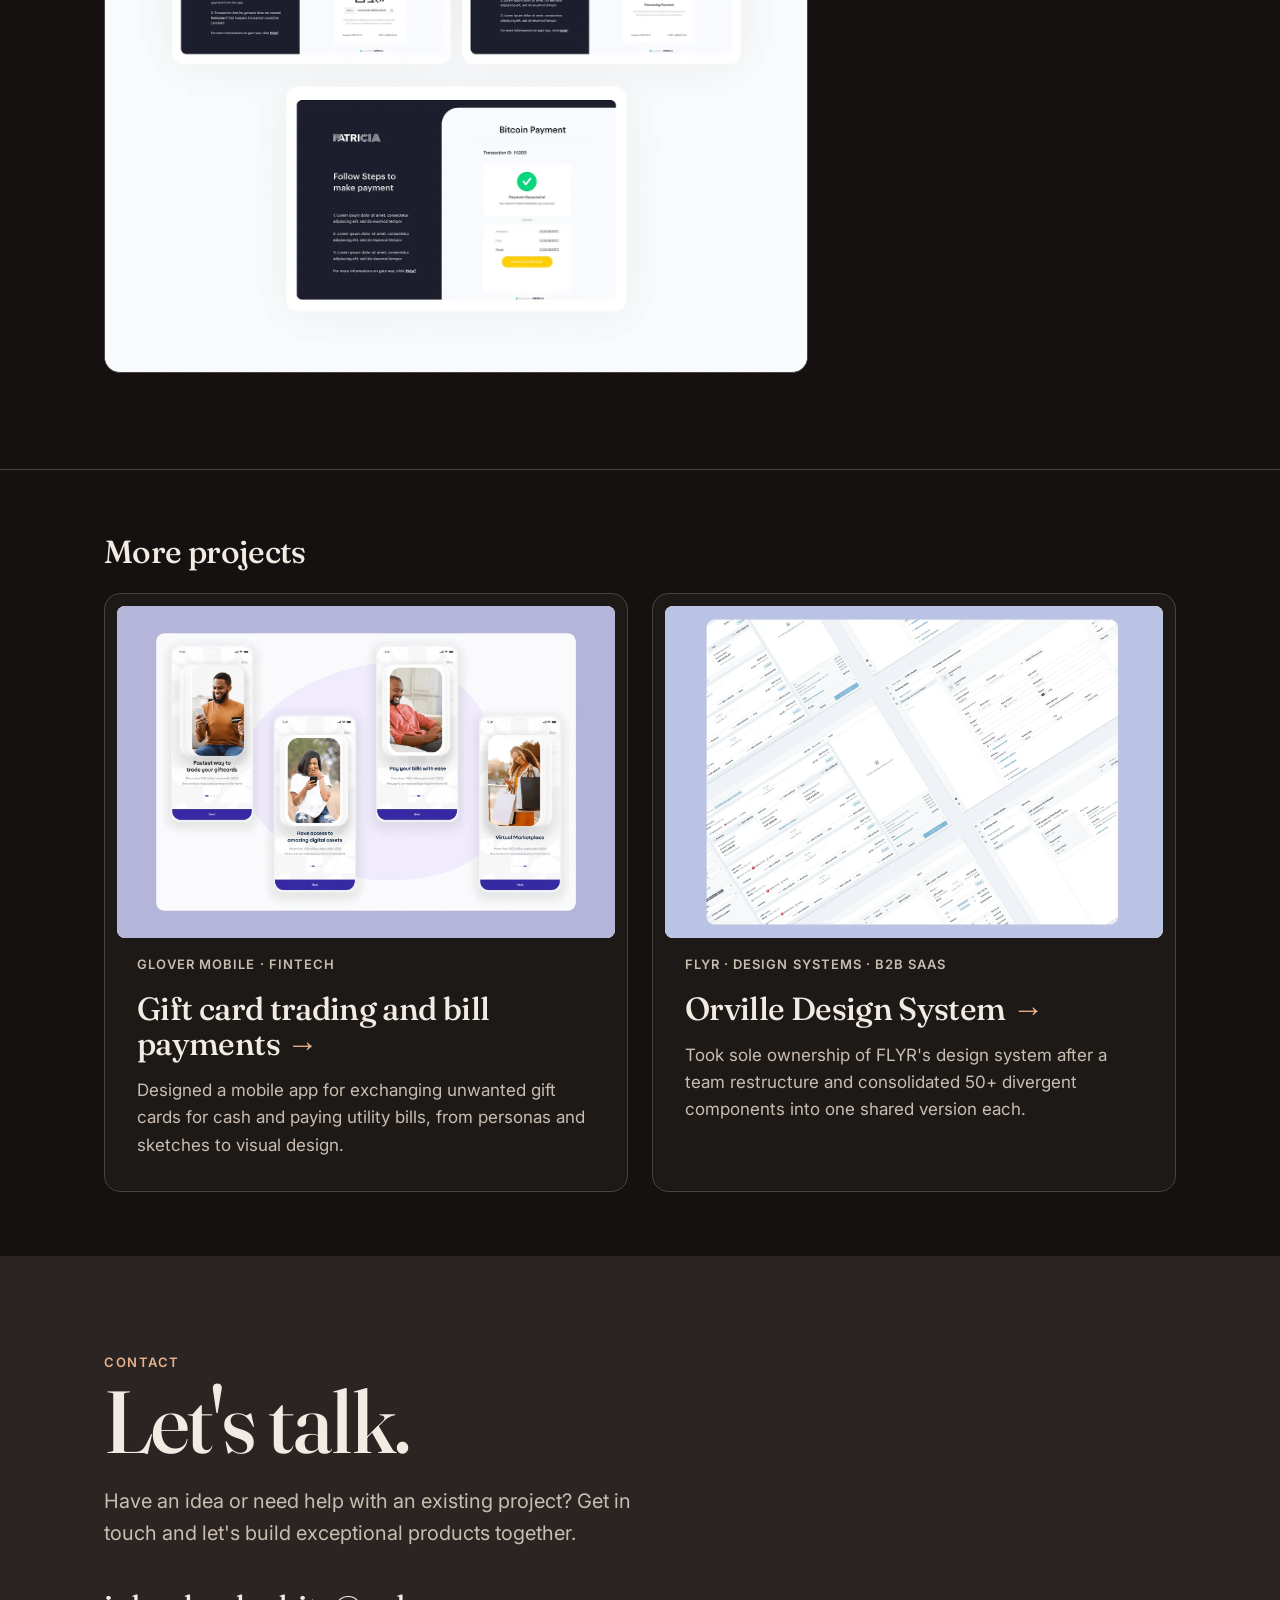
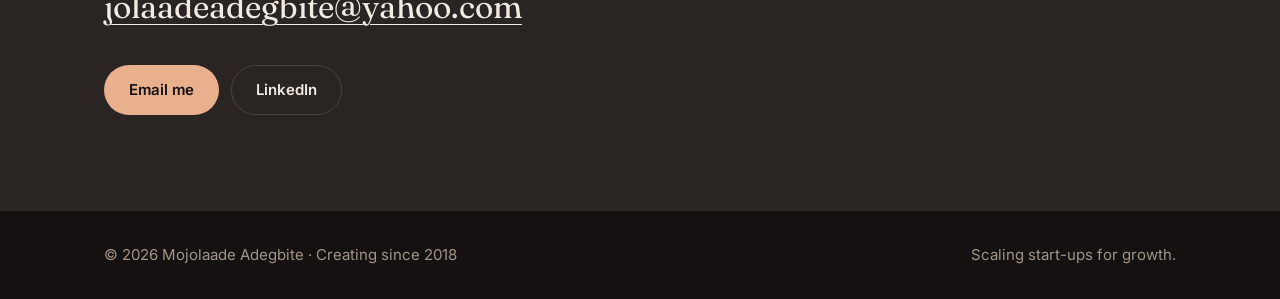
<file: work/patricia-business.html>
<!doctype html>
<html lang="en">
  <head>
    <meta charset="utf-8" />
    <meta name="viewport" content="width=device-width, initial-scale=1" />
    <title>Patricia Business: A crypto payment gateway for merchants · Mojolaade Adegbite</title>
    <meta name="description" content="Patricia Business is a B2B crypto payment gateway that lets merchants accept Bitcoin, with instant payments, transparent pricing, customer management and easy payouts." />
    <meta property="og:title" content="Patricia Business: A crypto payment gateway for merchants · Mojolaade Adegbite" />
    <meta property="og:description" content="Patricia Business is a B2B crypto payment gateway that lets merchants accept Bitcoin, with instant payments, transparent pricing, customer management and easy payouts." />
    <meta property="og:type" content="website" />
    <meta name="theme-color" content="#fbf7f3" media="(prefers-color-scheme: light)" />
    <meta name="theme-color" content="#141110" media="(prefers-color-scheme: dark)" />
    <link rel="icon" href="../favicon.svg" type="image/svg+xml" />

    <!-- Apply a saved theme before first paint to avoid a flash. -->
    <script>
      try {
        const saved = localStorage.getItem("theme");
        if (saved) document.documentElement.dataset.theme = saved;
      } catch {}
    </script>

    <link rel="preconnect" href="https://fonts.googleapis.com" />
    <link rel="preconnect" href="https://fonts.gstatic.com" crossorigin />
    <link
      href="https://fonts.googleapis.com/css2?family=Fraunces:ital,opsz,wght@0,9..144,400..600;1,9..144,400..600&family=Inter:wght@400;500;600&display=swap"
      rel="stylesheet"
    />
    <link rel="stylesheet" href="../styles/tokens.css" />
    <link rel="stylesheet" href="../styles/main.css" />
    <script src="../scripts/main.js" defer></script>
  </head>

  <body>
    <a class="skip-link" href="#main">Skip to content</a>

    <header class="site-header">
      <div class="container">
        <a class="wordmark" href="../">Mojolaade Adegbite</a>
        <nav class="nav" aria-label="Main">
          <a href="../#work" aria-current="page">Work</a>
          <a href="../about.html">About</a>
          <a href="../#experience">Experience</a>
          <a class="nav-contact" href="#contact">Contact</a>
          <button class="theme-toggle" type="button" aria-pressed="false">
            <span class="visually-hidden">Dark theme</span>
            <svg class="icon-sun" viewBox="0 0 24 24" fill="none" stroke="currentColor" stroke-width="1.75" stroke-linecap="round" aria-hidden="true"><circle cx="12" cy="12" r="4" /><path d="M12 2v2M12 20v2M4.9 4.9l1.4 1.4M17.7 17.7l1.4 1.4M2 12h2M20 12h2M4.9 19.1l1.4-1.4M17.7 6.3l1.4-1.4" /></svg>
            <svg class="icon-moon" viewBox="0 0 24 24" fill="none" stroke="currentColor" stroke-width="1.75" stroke-linecap="round" stroke-linejoin="round" aria-hidden="true"><path d="M21 12.8A9 9 0 1 1 11.2 3a7 7 0 0 0 9.8 9.8Z" /></svg>
          </button>
        </nav>
      </div>
    </header>

    <main id="main">
      <article>
        <header class="page-hero">
          <div class="container">
            <a class="text-link" href="../#work">← All work</a>
            <p class="eyebrow" style="margin-top: var(--space-5)">Patricia Business · Fintech</p>
            <h1 id="page-title">A crypto payment gateway for merchants</h1>
            <p class="lede">Patricia Business is a B2B crypto payment gateway that lets merchants accept Bitcoin, with instant payments, transparent pricing, customer management and easy payouts.</p>
            <dl class="facts">
            <div><dt>Company</dt><dd>Patricia</dd></div>
            <div><dt>Role</dt><dd>Senior Product Designer, design lead</dd></div>
            <div><dt>When</dt><dd>2020 – 2022</dd></div>
            <div><dt>Where</dt><dd>Lagos, Nigeria</dd></div>
            </dl>
          </div>
        </header>
        <div class="container">
          <figure class="figure cover">
            <img src="../images/work/patricia-business/cover.webp" alt="Patricia Business dashboard and payments screens" width="1600" height="1082" fetchpriority="high" decoding="async" />
          </figure>
        </div>
        <div class="container prose">
          <p class="eyebrow">Overview</p>
          <h2>Helping merchants accept Bitcoin</h2>
          <p>
            Patricia Business is a crypto payment processor and was one of the fastest-growing
            businesses in Nigeria. As Bitcoin use rose across Africa, more merchants began accepting it
            as payment, and Patricia Business was their gateway: instant payments, simple and
            transparent pricing, customer management and easy payouts.
          </p>
          <figure class="figure">
            <img src="../images/work/patricia-business/problem.webp" class="img-padded" alt="Problem and solution: merchants who want to accept crypto have no seamless way to do it, so Patricia Business makes it simple to start accepting crypto payments" width="1600" height="848" loading="lazy" decoding="async" />
          </figure>

          <p class="eyebrow">Approach</p>
          <h2>Understanding the core problem first</h2>
          <p>
            Before any ideation, I gather as much information about the project as I can, working
            hand in hand with the product manager and user researcher on flows and a shared idea of
            what to look for.
          </p>
          <p>
            I led a team of three designers (one UX researcher and two product designers) and set the
            design direction, working closely with the researcher and product manager on user flows
            and wireframes. I also built the design system while designing key pages: the dashboard,
            wallet pages and payment links.
          </p>
          <figure class="figure">
            <img src="../images/work/patricia-business/approach.webp" class="img-padded" alt="Early dashboard designs annotated with the new navigation and transaction history" width="1600" height="699" loading="lazy" decoding="async" />
          </figure>

          <h3>Customer journey</h3>
          <p>After the research, we brought all the findings together into a customer journey.</p>
          <figure class="figure">
            <img src="../images/work/patricia-business/journey.webp" alt="Customer journey map across awareness, joining, first use, long-term use and leaving, with user goals, processes, problems and ideas" width="1600" height="1313" loading="lazy" decoding="async" />
          </figure>

          <h3>Ideate</h3>
          <p>
            We sketched a lot to test directions and give the product a structure, working from a
            list of screens that covered every scenario. I shared sketches with the team for feedback.
          </p>
          <figure class="figure">
            <img src="../images/work/patricia-business/sketches.webp" alt="Paper sketches of the dashboard, noting payouts, wallet balance and transaction history" width="1600" height="1564" loading="lazy" decoding="async" />
          </figure>
          <figure class="figure">
            <img src="../images/work/patricia-business/low-fidelity.webp" alt="Low-fidelity wireframes of the main flows" width="1600" height="1299" loading="lazy" decoding="async" />
          </figure>

          <h3>User flow</h3>
          <p>
            By this point we understood the users and the core functions, but had no definite
            structure. This stage organised everything from research into a flow, thinking through
            each step on the user's path. It started on paper and then moved to digital.
          </p>
          <figure class="figure">
            <img src="../images/work/patricia-business/user-flow.webp" alt="User flow from sign-up through personal, business and bank details to the dashboard" width="1600" height="1018" loading="lazy" decoding="async" />
          </figure>
          <figure class="figure">
            <img src="../images/work/patricia-business/onboarding.webp" alt="Onboarding wireframes for returning and first-time users" width="1600" height="1469" loading="lazy" decoding="async" />
          </figure>

          <p class="eyebrow">Key screens</p>
          <h2>Dashboard and payment links</h2>
          <h3>Dashboard</h3>
          <p>
            Merchants see their BTC wallet and local wallet side by side, a graph of transactions,
            their transaction history and their next payout. The side navigation gives access to every
            other feature.
          </p>
          <figure class="figure">
            <img src="../images/work/patricia-business/dashboard-1.webp" alt="Dashboard with BTC and local wallets, a transactions graph and the next payout" width="1600" height="1895" loading="lazy" decoding="async" />
          </figure>
          <figure class="figure">
            <img src="../images/work/patricia-business/dashboard-2.webp" alt="Screens for buying and selling Bitcoin" width="1600" height="2264" loading="lazy" decoding="async" />
          </figure>
          <figure class="figure">
            <img src="../images/work/patricia-business/dashboard-3.webp" alt="Payments screens, including depositing to and withdrawing from the local wallet" width="1600" height="2279" loading="lazy" decoding="async" />
          </figure>
          <h3>Payment links</h3>
          <p>
            Once merchants integrate Patricia Business into their online store, they can send payment
            links to customers or add them to products on their website.
          </p>
          <figure class="figure">
            <img src="../images/work/patricia-business/payment-links.webp" alt="The Bitcoin payment page customers see when they pay through a payment link" width="1600" height="1273" loading="lazy" decoding="async" />
          </figure>
        </div>
      </article>

      <section class="more-work" aria-labelledby="more-title">
        <div class="container">
          <h2 id="more-title">More projects</h2>
          <div class="work-grid">
            <article class="case reveal">
              <div class="case-media"><img src="../images/work/glover/cover.webp" alt="" width="1600" height="1141" loading="lazy" decoding="async" /></div>
              <p class="case-meta">Glover Mobile · Fintech</p>
                <h3><a href="../work/glover.html">Gift card trading and bill payments</a></h3>
                <p>Designed a mobile app for exchanging unwanted gift cards for cash and paying utility bills, from personas and sketches to visual design.</p>
            </article>

            <article class="case reveal">
              <div class="case-media"><img src="../images/work/flyr/cover.webp" alt="" width="1600" height="1244" loading="lazy" decoding="async" /></div>
              <p class="case-meta">FLYR · Design Systems · B2B SaaS</p>
                <h3><a href="../work/flyr.html">Orville Design System</a></h3>
                <p>Took sole ownership of FLYR's design system after a team restructure and consolidated 50+ divergent components into one shared version each.</p>
            </article>
          </div>
        </div>
      </section>

      <!-- Contact -->
      <section class="contact" id="contact" aria-labelledby="contact-title">
        <div class="container reveal">
          <p class="eyebrow">Contact</p>
          <h2 id="contact-title">Let's talk.</h2>
          <p class="lede" style="margin-top: var(--space-4); max-width: 36rem">
            Have an idea or need help with an existing project? Get in touch and let's build
            exceptional products together.
          </p>
          <a class="contact-email" href="mailto:jolaadeadegbite@yahoo.com">jolaadeadegbite@yahoo.com</a>
          <div class="actions">
            <a class="button button-primary" href="mailto:jolaadeadegbite@yahoo.com">Email me</a>
            <a class="button button-secondary" href="https://www.linkedin.com/in/mojolaade-adegbite/" target="_blank" rel="noopener">LinkedIn<span class="visually-hidden"> (opens in a new tab)</span></a>
          </div>
        </div>
      </section>
    </main>

    <footer class="site-footer">
      <div class="container">
        <p>© <span data-year>2026</span> Mojolaade Adegbite · Creating since 2018</p>
        <p>Scaling start-ups for growth.</p>
      </div>
    </footer>
  </body>
</html>
</file>
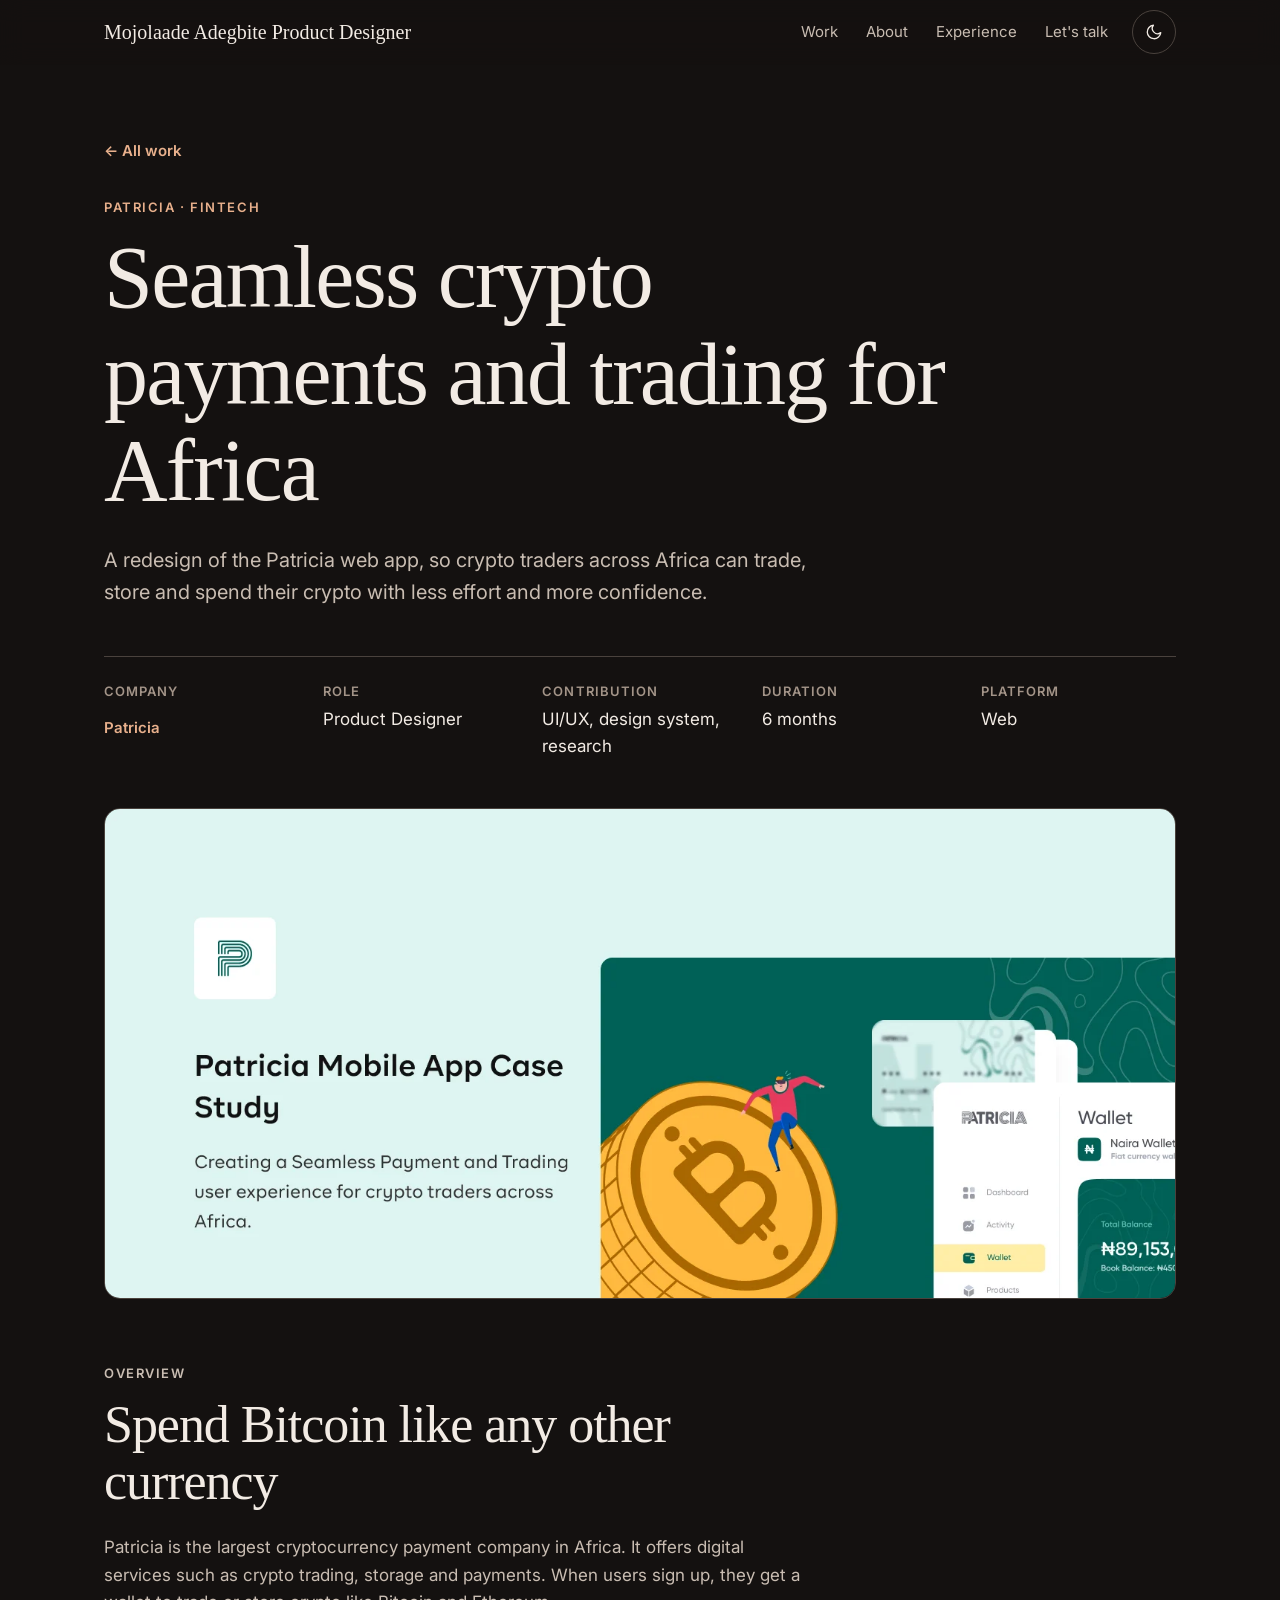
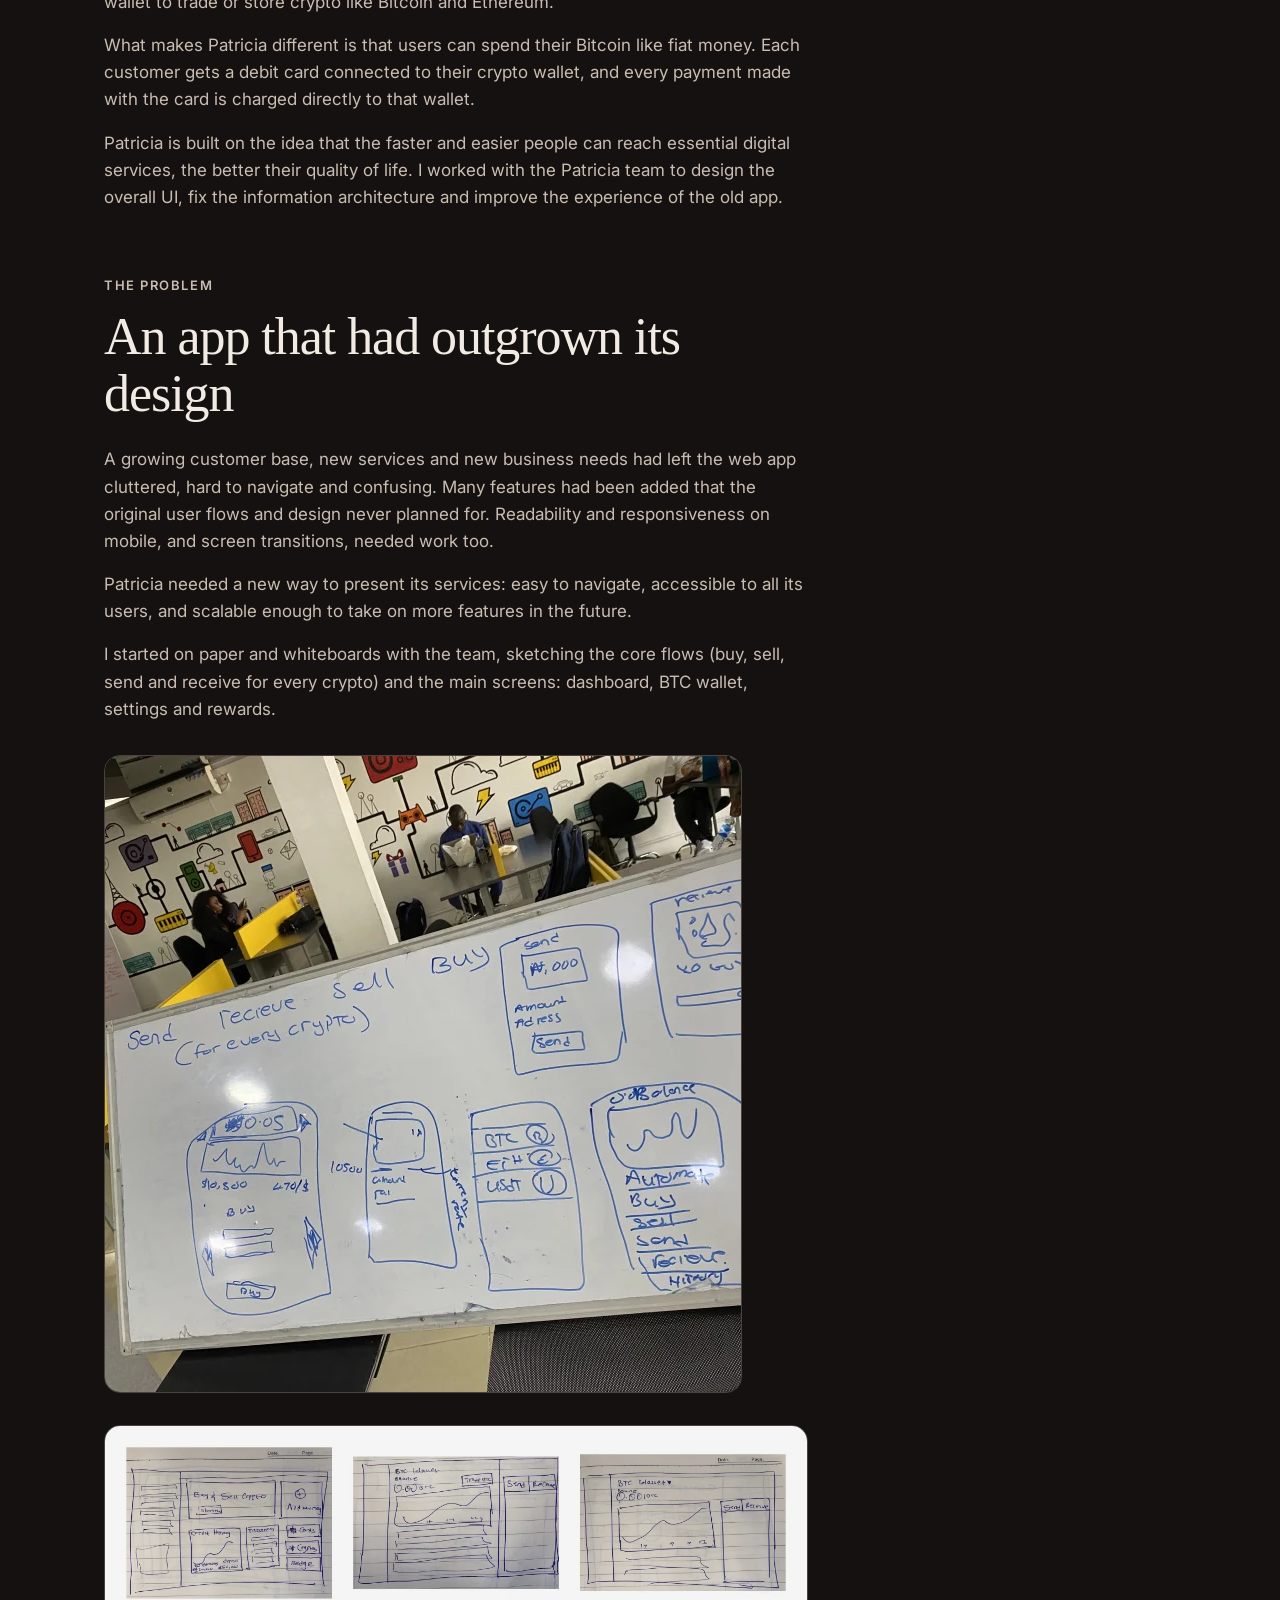
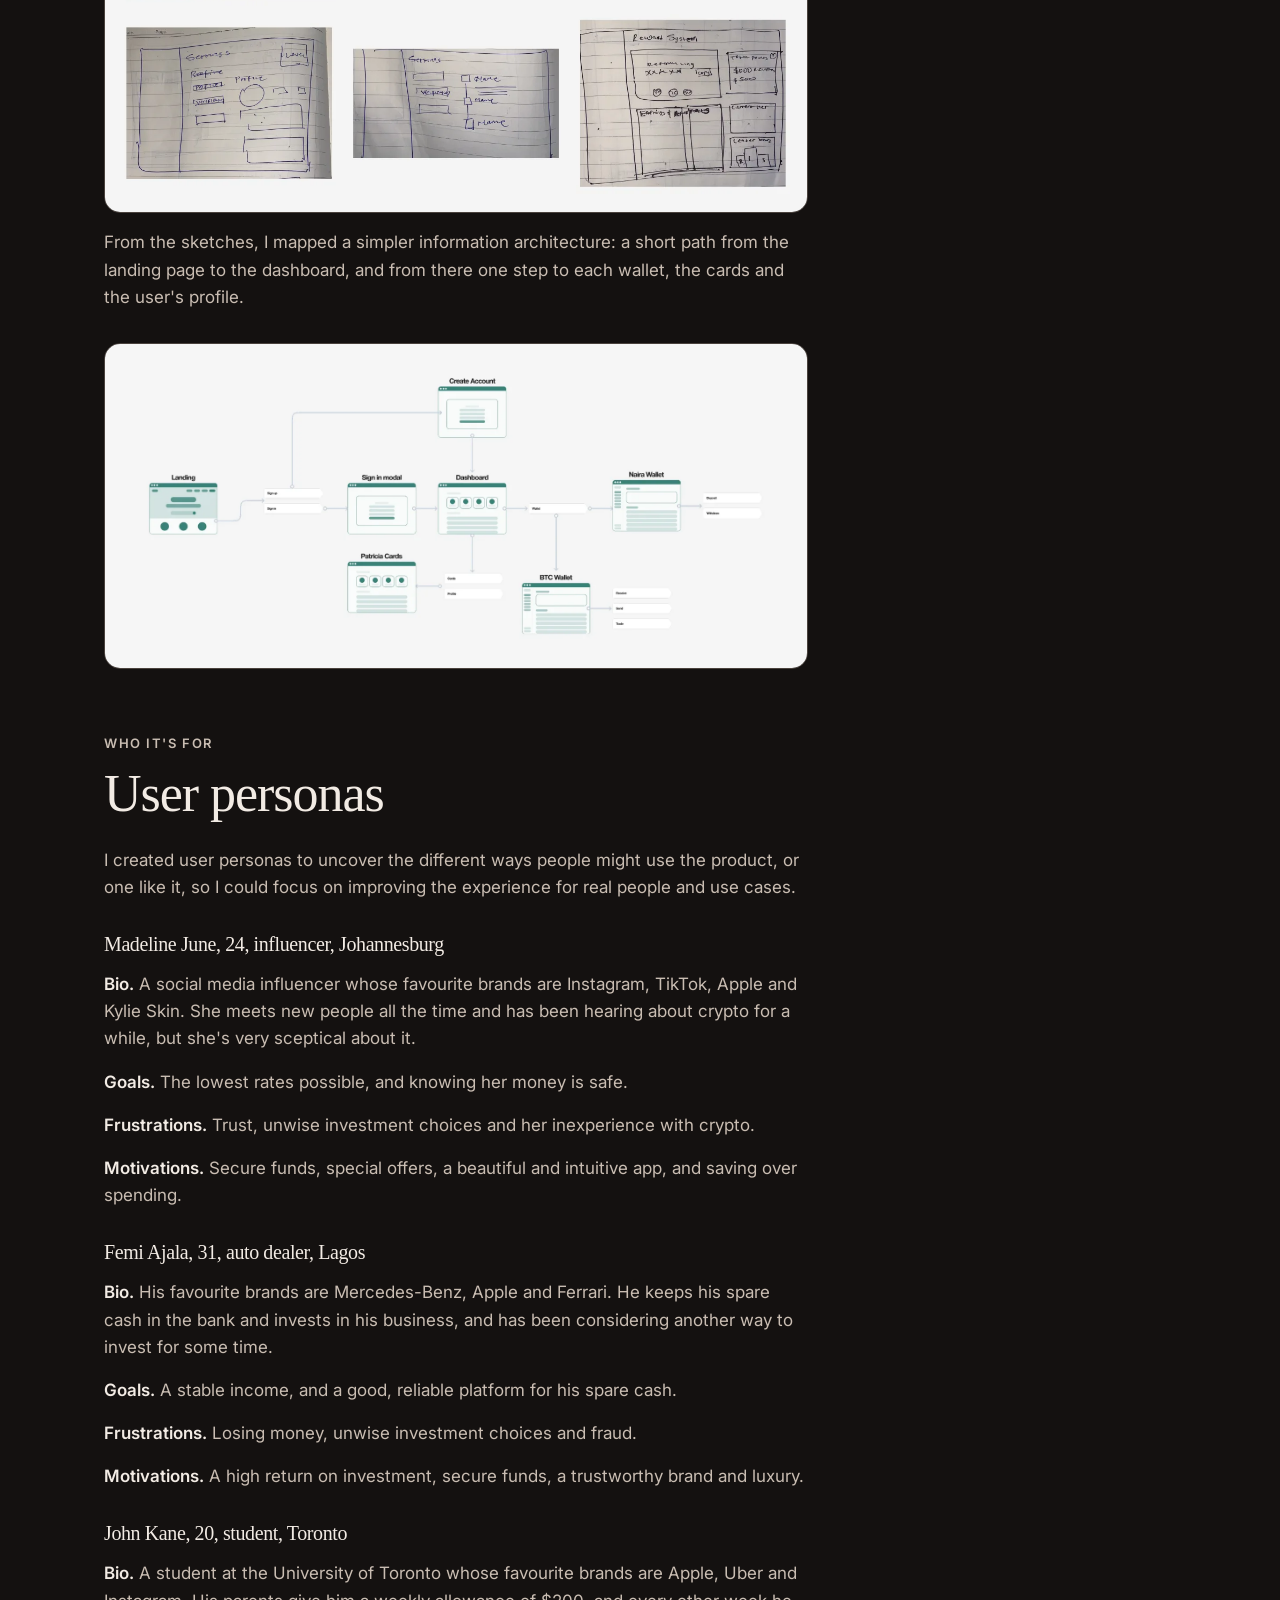
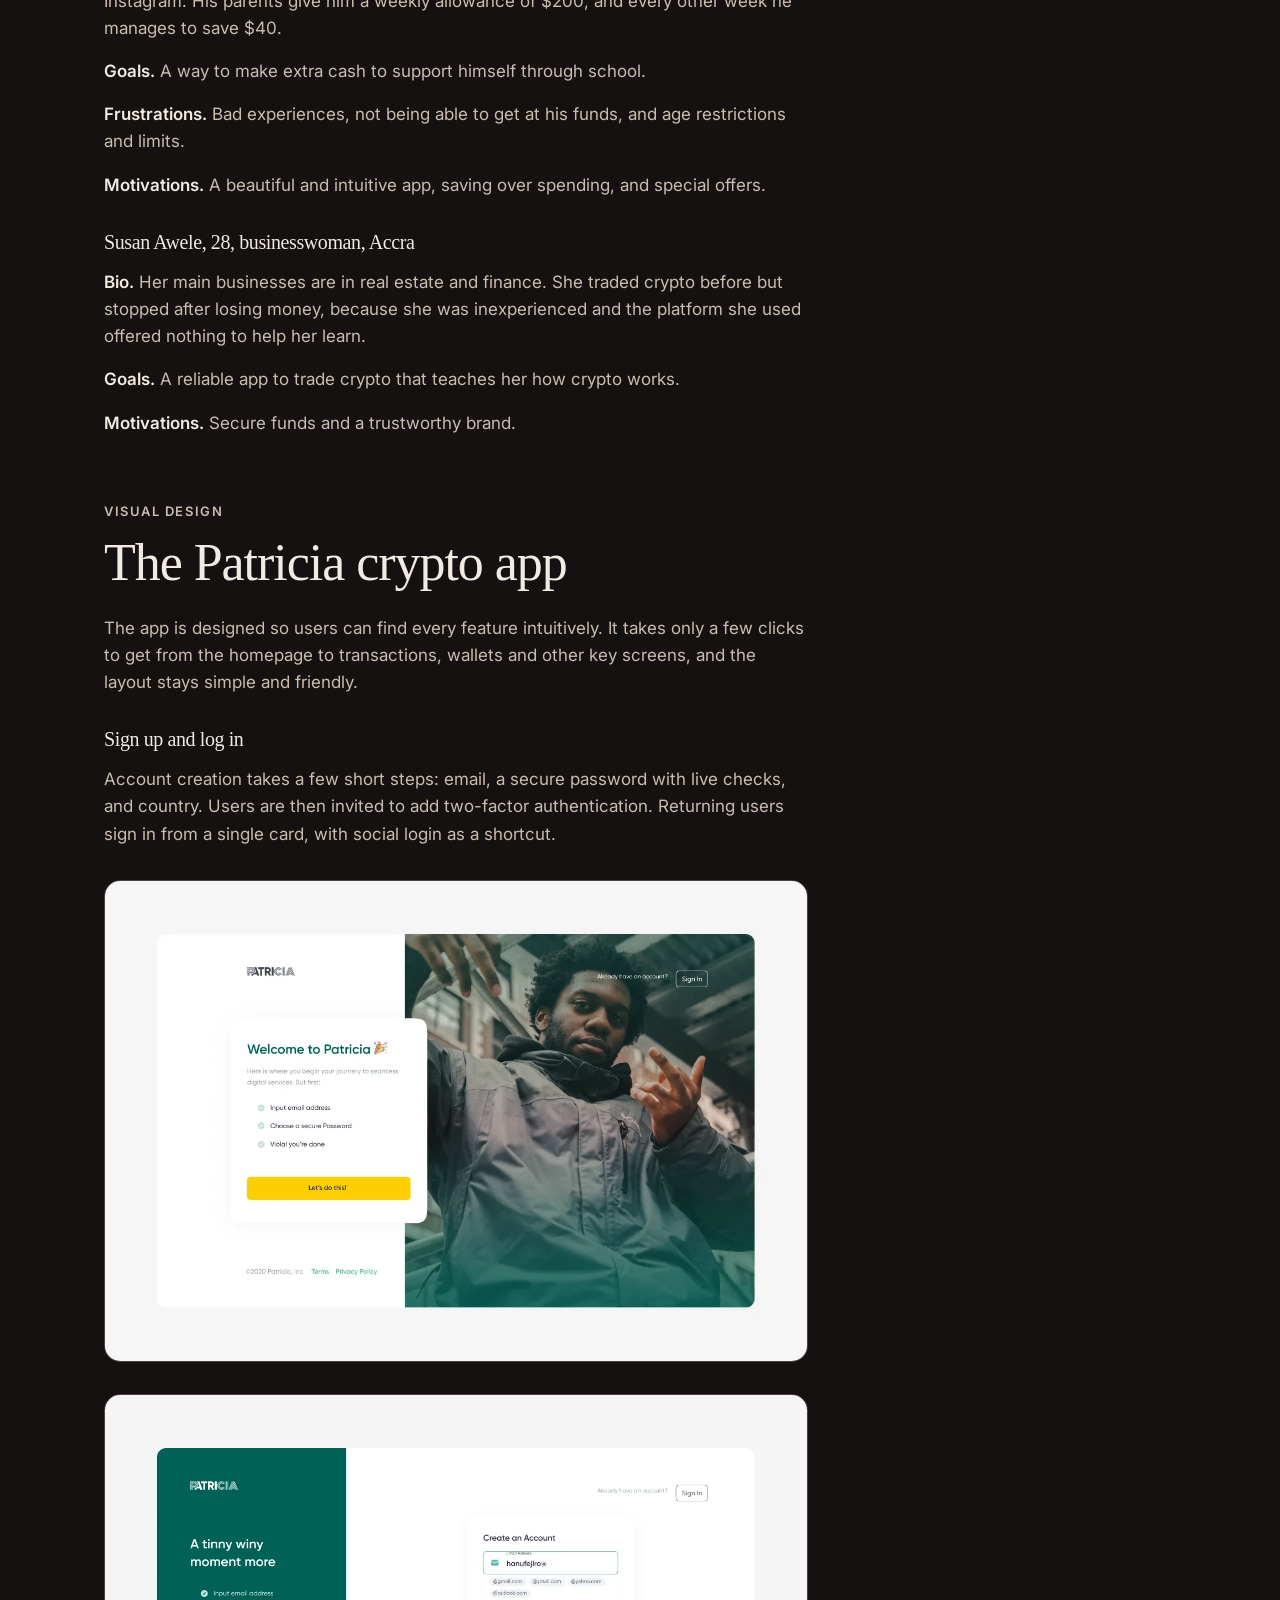
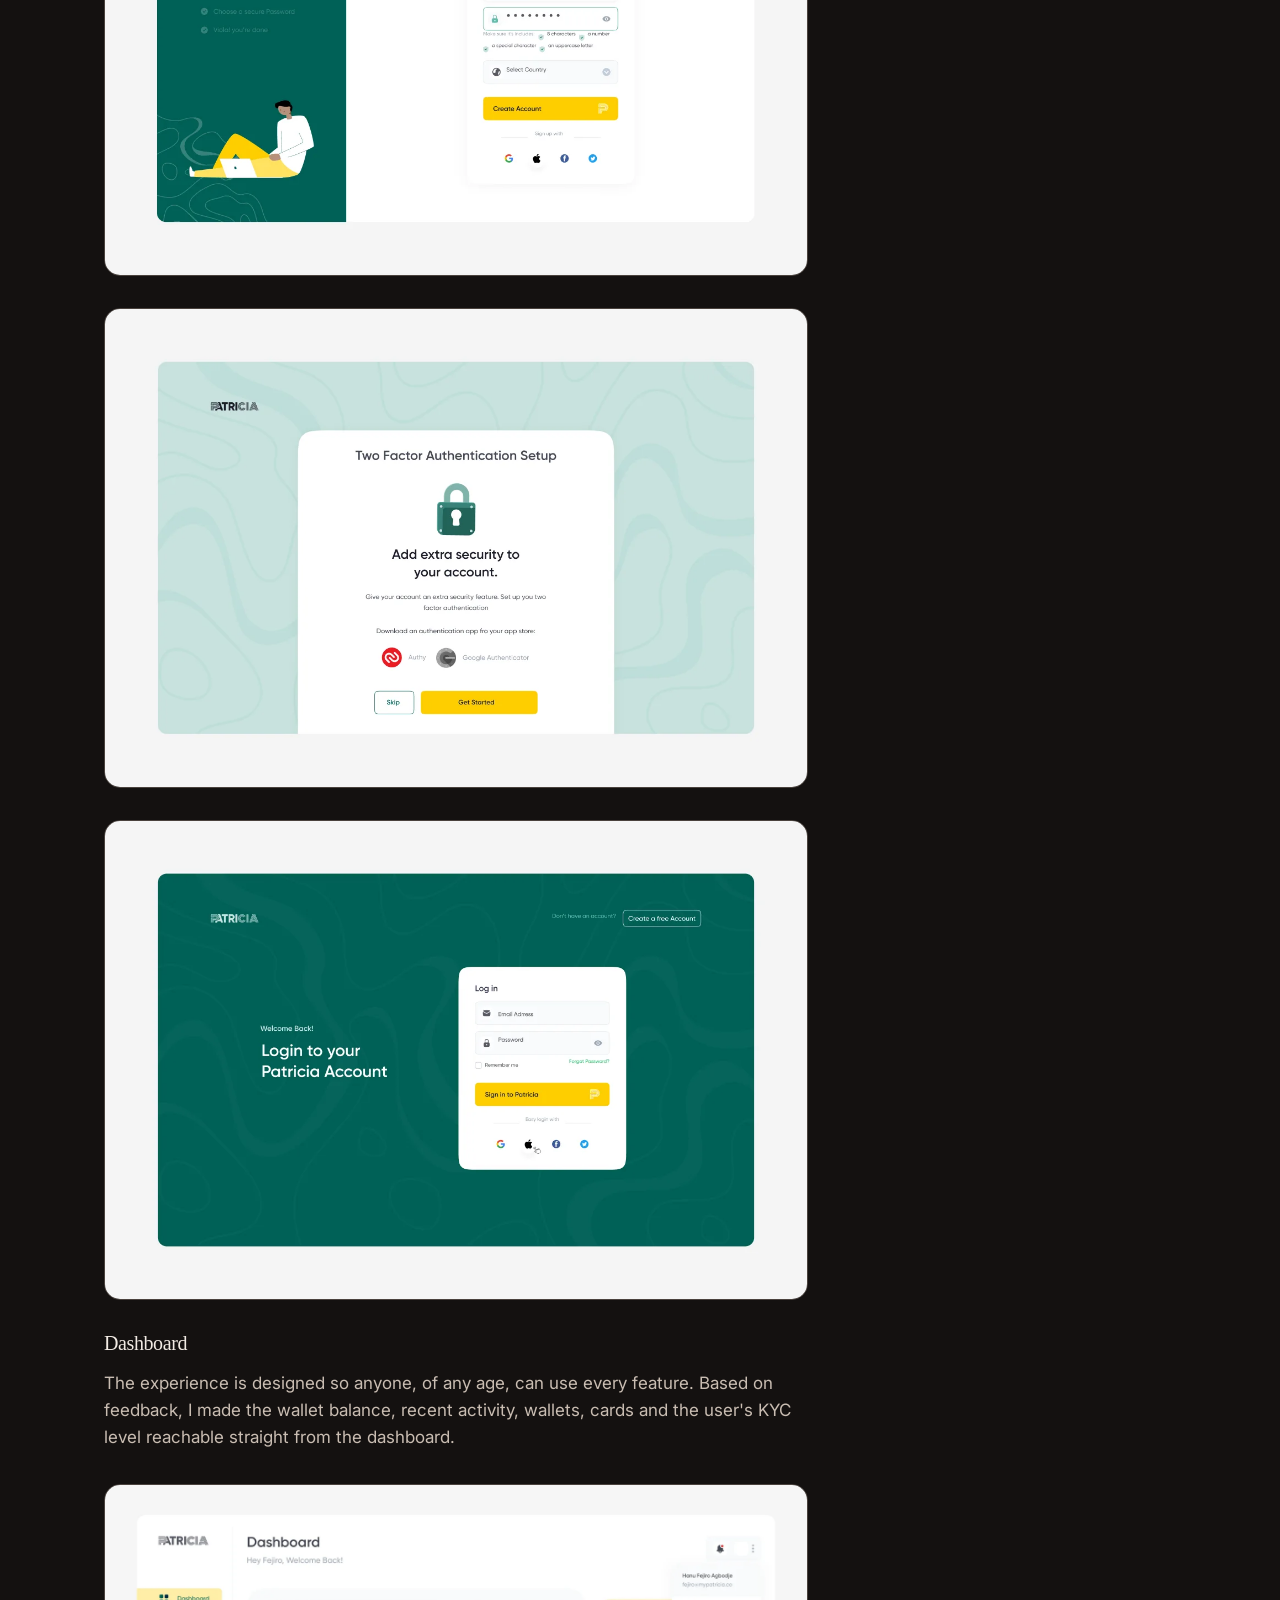
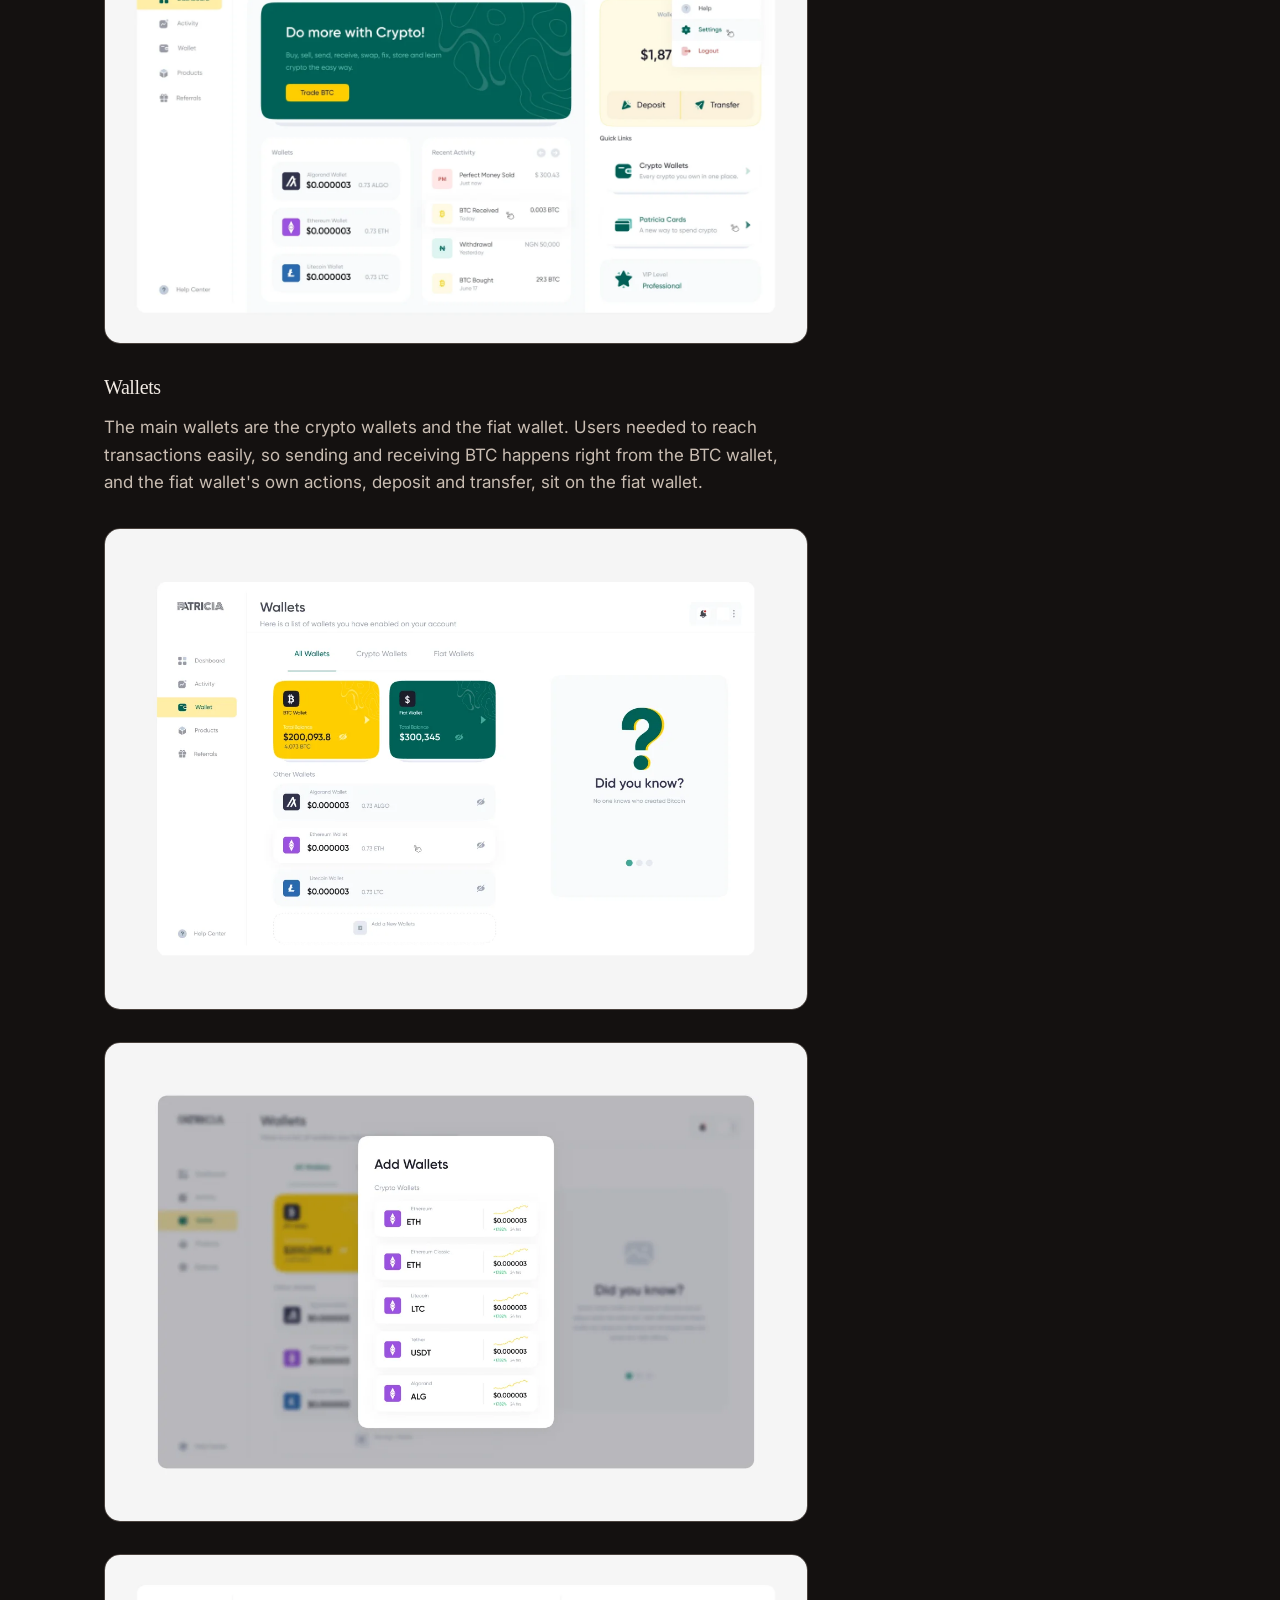
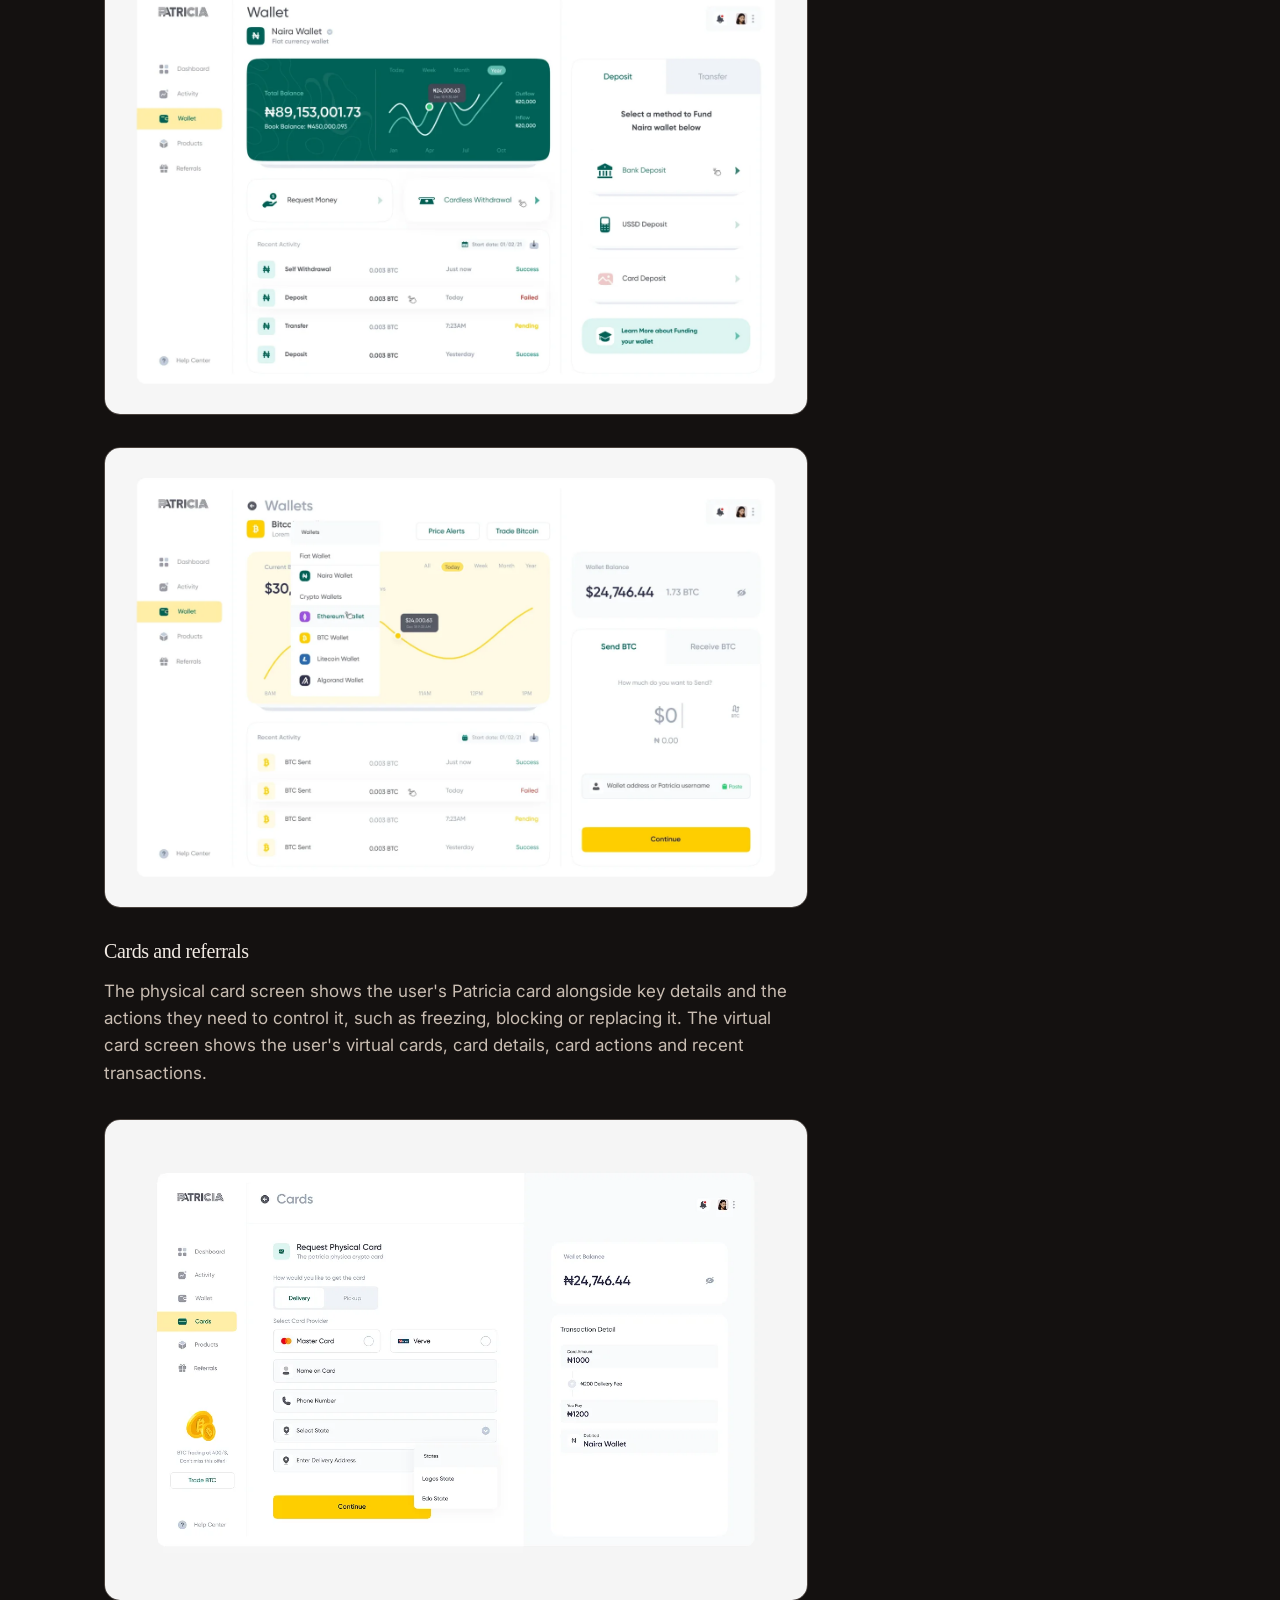
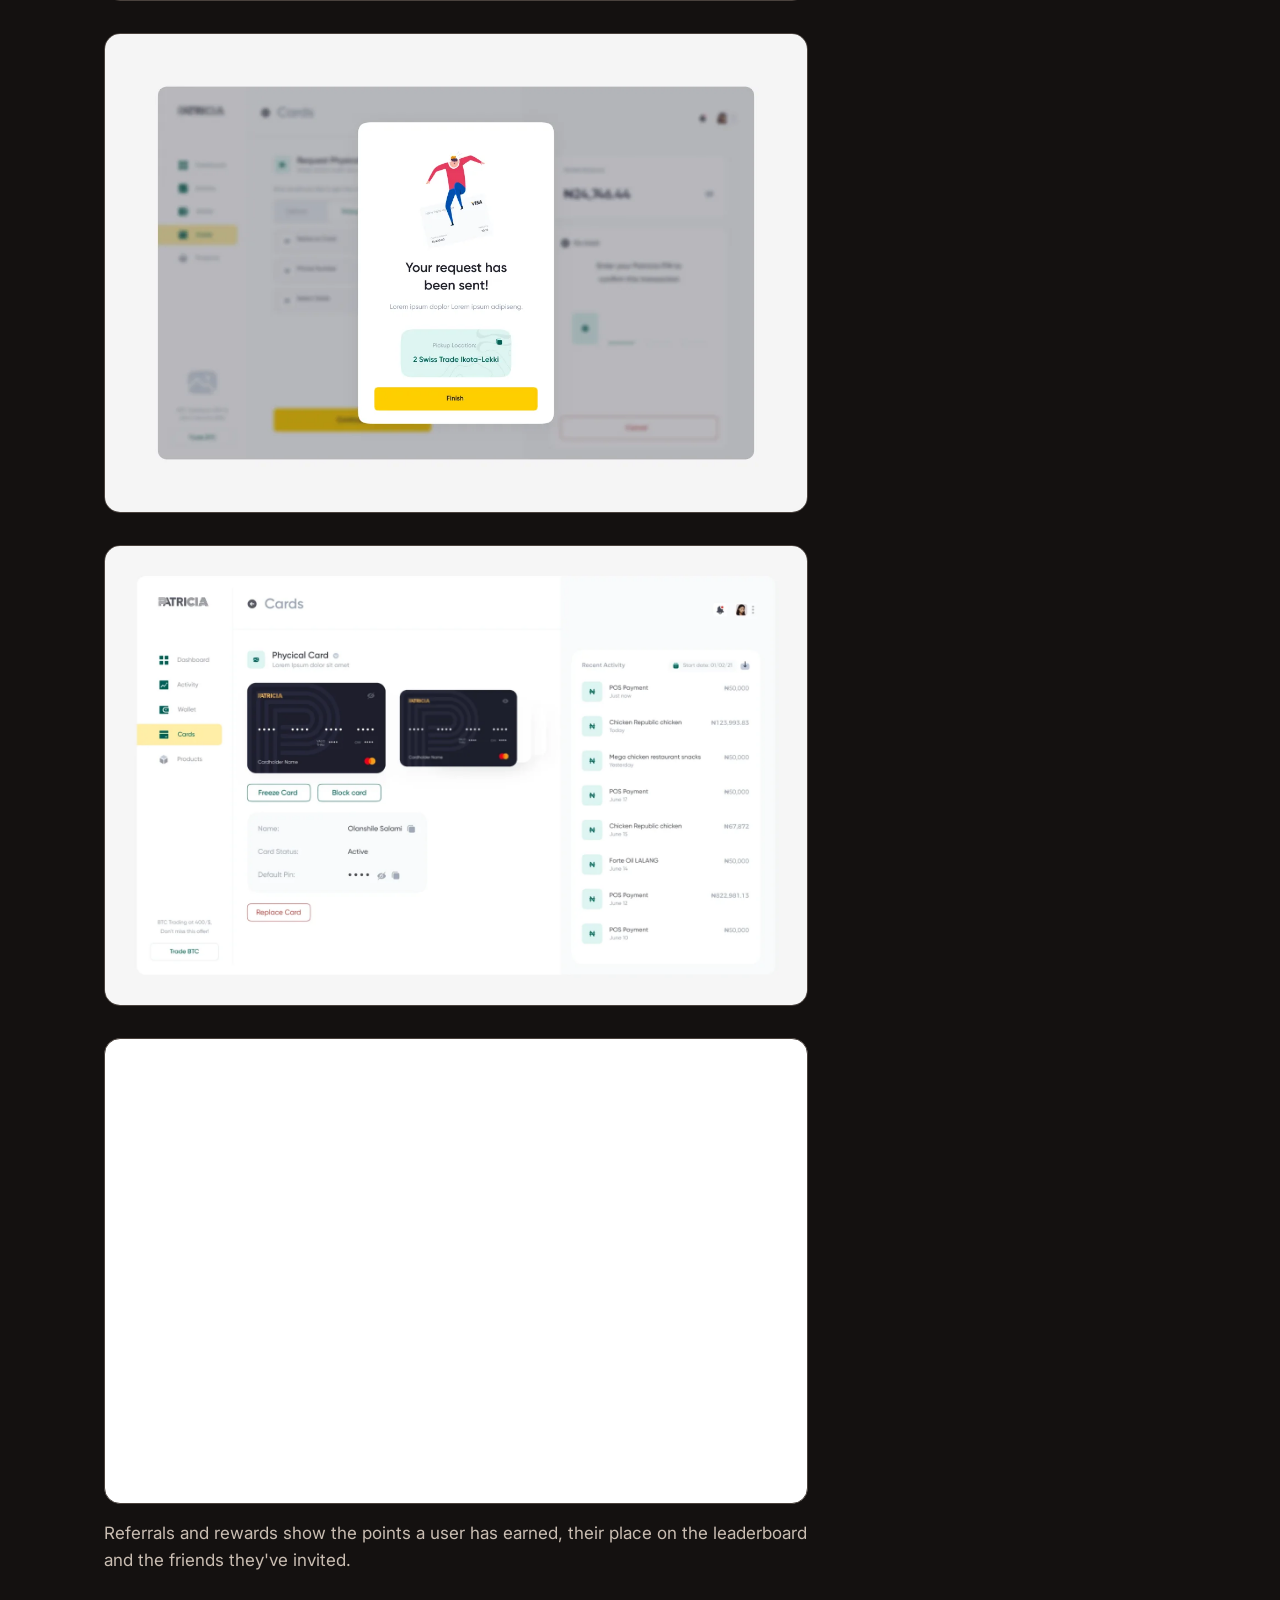
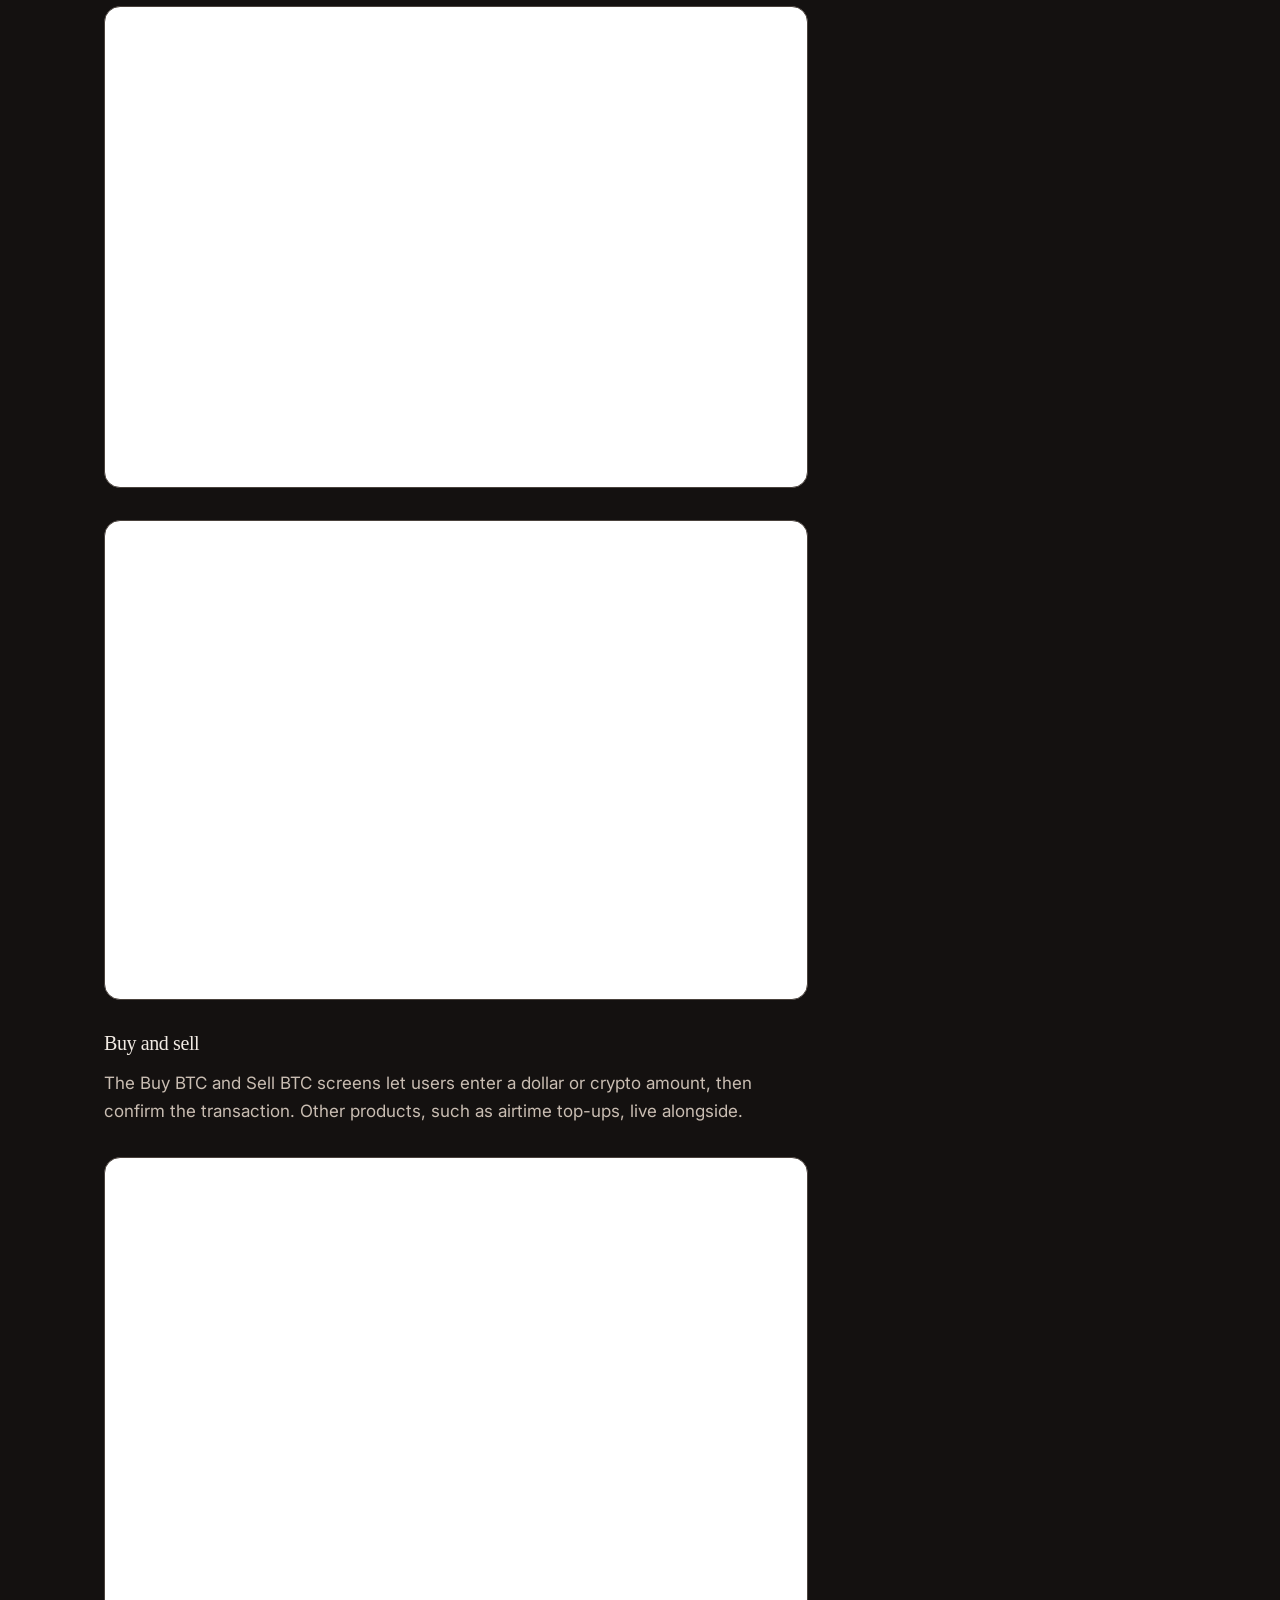
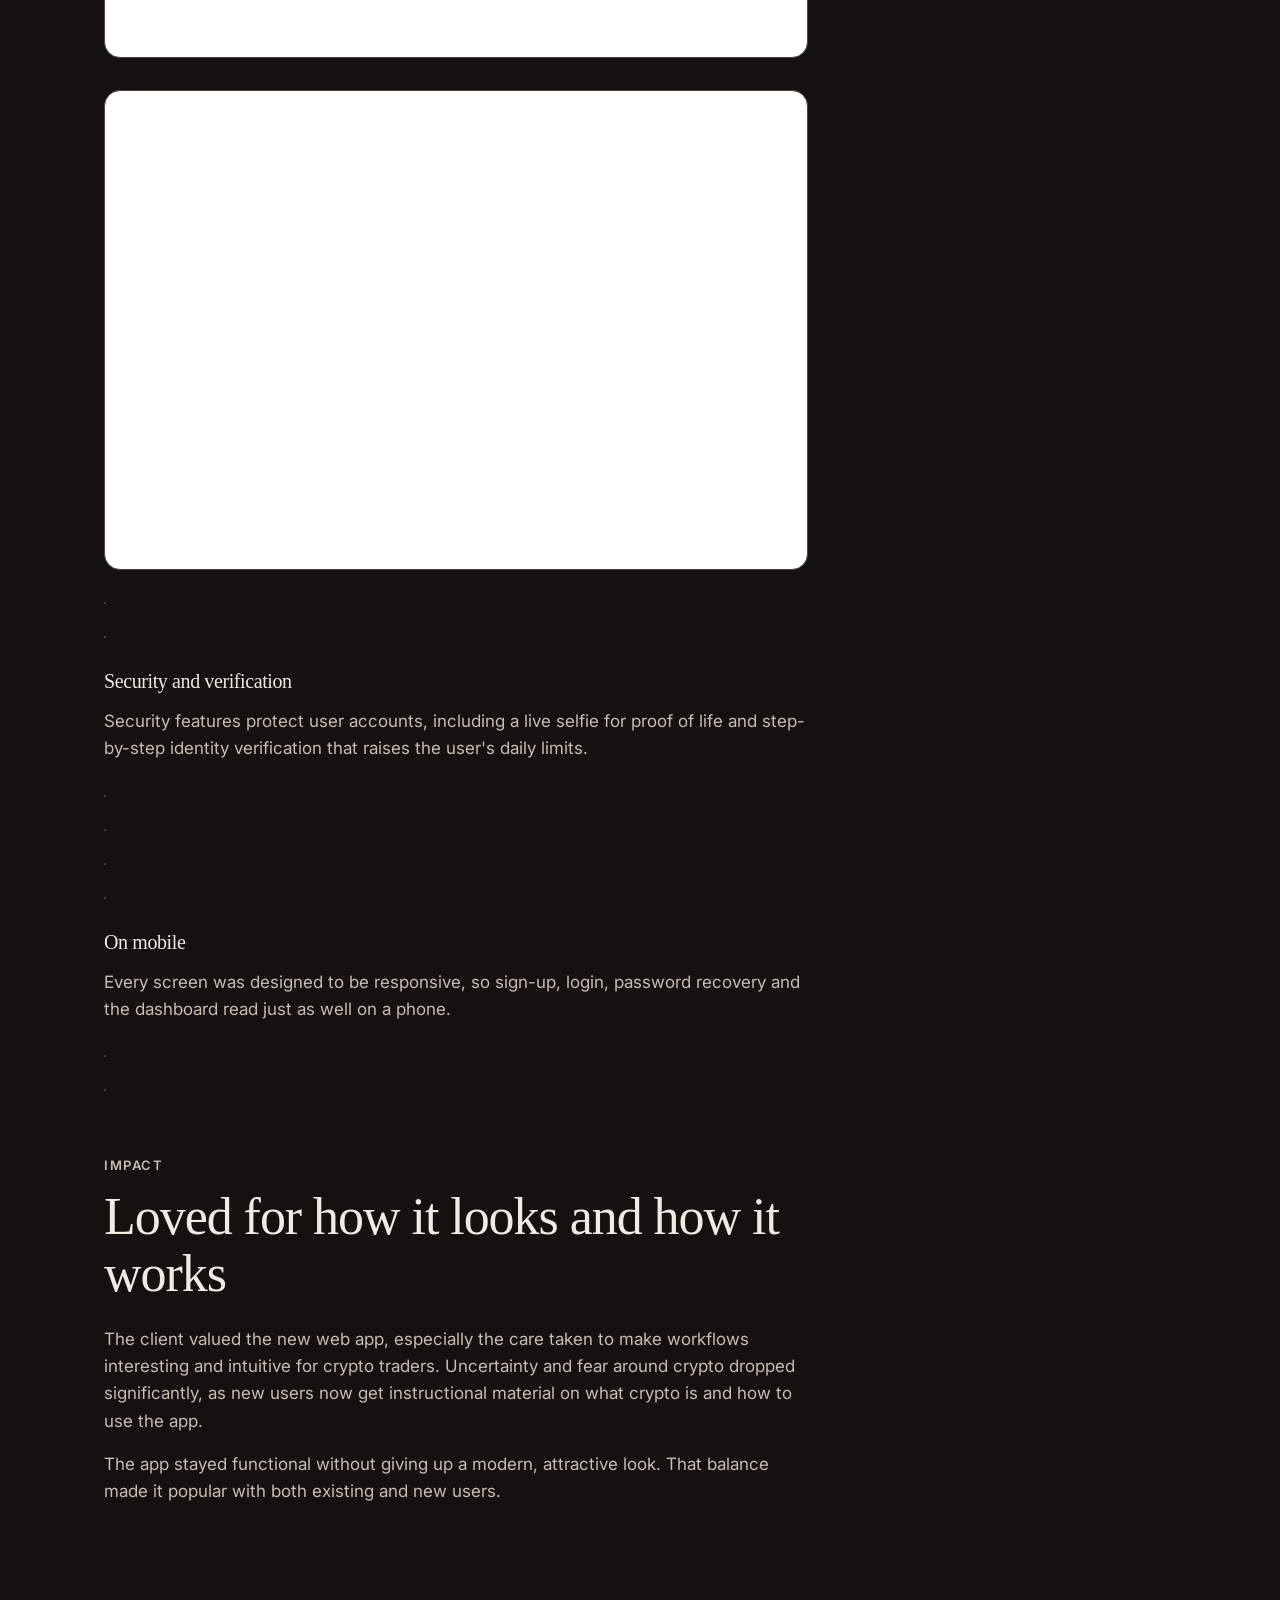
<file: work/patricia-web.html>
<!doctype html>
<html lang="en">
  <head>
    <meta charset="utf-8" />
    <meta name="viewport" content="width=device-width, initial-scale=1" />
    <title>Patricia: Seamless crypto payments and trading for Africa · Mojolaade Adegbite</title>
    <meta name="description" content="A redesign of the Patricia web app, so crypto traders across Africa can trade, store and spend their crypto with less effort and more confidence." />
    <meta property="og:title" content="Patricia: Seamless crypto payments and trading for Africa · Mojolaade Adegbite" />
    <meta property="og:description" content="A redesign of the Patricia web app, so crypto traders across Africa can trade, store and spend their crypto with less effort and more confidence." />
    <meta property="og:type" content="website" />
    <meta name="theme-color" content="#f7f4ef" media="(prefers-color-scheme: light)" />
    <meta name="theme-color" content="#070606" media="(prefers-color-scheme: dark)" />
    <link rel="icon" href="../favicon.svg" type="image/svg+xml" />

    <!-- Apply a saved theme before first paint to avoid a flash. -->
    <script>
      try {
        const saved = localStorage.getItem("theme");
        if (saved) document.documentElement.dataset.theme = saved;
      } catch {}
    </script>

    <link rel="preconnect" href="https://fonts.googleapis.com" />
    <link rel="preconnect" href="https://fonts.gstatic.com" crossorigin />
    <link
      href="https://fonts.googleapis.com/css2?family=Inter:ital,opsz,wght@0,14..32,400..600;1,14..32,400..500&display=swap"
      rel="stylesheet"
    />
    <link rel="stylesheet" href="../styles/tokens.css" />
    <link rel="stylesheet" href="../styles/main.css" />
    <script src="../scripts/main.js" defer></script>
  </head>

  <body>
    <a class="skip-link" href="#main">Skip to content</a>

    <header class="site-header">
      <div class="container">
        <a class="wordmark" href="../">Mojolaade Adegbite <span>Product Designer</span></a>
        <nav class="nav" aria-label="Main">
          <a href="../#work" aria-current="page">Work</a>
          <a href="../about.html">About</a>
          <a href="../#experience">Experience</a>
          <a class="nav-contact" href="#contact">Let's talk</a>
          <button class="theme-toggle" type="button" aria-pressed="false">
            <span class="visually-hidden">Dark theme</span>
            <svg class="icon-sun" viewBox="0 0 24 24" fill="none" stroke="currentColor" stroke-width="1.75" stroke-linecap="round" aria-hidden="true"><circle cx="12" cy="12" r="4" /><path d="M12 2v2M12 20v2M4.9 4.9l1.4 1.4M17.7 17.7l1.4 1.4M2 12h2M20 12h2M4.9 19.1l1.4-1.4M17.7 6.3l1.4-1.4" /></svg>
            <svg class="icon-moon" viewBox="0 0 24 24" fill="none" stroke="currentColor" stroke-width="1.75" stroke-linecap="round" stroke-linejoin="round" aria-hidden="true"><path d="M21 12.8A9 9 0 1 1 11.2 3a7 7 0 0 0 9.8 9.8Z" /></svg>
          </button>
        </nav>
      </div>
    </header>

    <main id="main">
      <article>
        <header class="page-hero">
          <div class="container">
            <a class="text-link" href="../#work">← All work</a>
            <p class="eyebrow" style="margin-top: var(--space-5)">Patricia · Fintech</p>
            <h1 id="page-title">Seamless crypto payments and trading for Africa</h1>
            <p class="lede">A redesign of the Patricia web app, so crypto traders across Africa can trade, store and spend their crypto with less effort and more confidence.</p>
            <dl class="facts">
            <div><dt>Company</dt><dd><a class="text-link" href="https://mypatricia.co/" target="_blank" rel="noopener">Patricia<span class="visually-hidden"> (opens in a new tab)</span></a></dd></div>
            <div><dt>Role</dt><dd>Product Designer</dd></div>
            <div><dt>Contribution</dt><dd>UI/UX, design system, research</dd></div>
            <div><dt>Duration</dt><dd>6 months</dd></div>
            <div><dt>Platform</dt><dd>Web</dd></div>
            </dl>
          </div>
        </header>
        <div class="container">
          <figure class="figure cover">
            <img src="../images/work/patricia-web/cover.webp" alt="Patricia web app wallet screen and crypto card on green, beside an illustration of a person climbing a giant Bitcoin coin" width="1440" height="658" fetchpriority="high" decoding="async" />
          </figure>
        </div>
        <div class="container prose">
          <p class="eyebrow">Overview</p>
          <h2>Spend Bitcoin like any other currency</h2>
          <p>
            Patricia is the largest cryptocurrency payment company in Africa. It offers digital
            services such as crypto trading, storage and payments. When users sign up, they get a
            wallet to trade or store crypto like Bitcoin and Ethereum.
          </p>
          <p>
            What makes Patricia different is that users can spend their Bitcoin like fiat money. Each
            customer gets a debit card connected to their crypto wallet, and every payment made with
            the card is charged directly to that wallet.
          </p>
          <p>
            Patricia is built on the idea that the faster and easier people can reach essential
            digital services, the better their quality of life. I worked with the Patricia team to
            design the overall UI, fix the information architecture and improve the experience of the
            old app.
          </p>

          <p class="eyebrow">The problem</p>
          <h2>An app that had outgrown its design</h2>
          <p>
            A growing customer base, new services and new business needs had left the web app
            cluttered, hard to navigate and confusing. Many features had been added that the original
            user flows and design never planned for. Readability and responsiveness on mobile, and
            screen transitions, needed work too.
          </p>
          <p>
            Patricia needed a new way to present its services: easy to navigate, accessible to all its
            users, and scalable enough to take on more features in the future.
          </p>
          <p>
            I started on paper and whiteboards with the team, sketching the core flows (buy, sell,
            send and receive for every crypto) and the main screens: dashboard, BTC wallet, settings
            and rewards.
          </p>
          <figure class="figure">
            <img src="../images/work/patricia-web/whiteboard.webp" alt="Whiteboard sketches of the buy, sell, send and receive flows" width="636" height="636" loading="lazy" decoding="async" />
          </figure>
          <figure class="figure">
            <img src="../images/work/patricia-web/sketches.webp" alt="Paper sketches of the dashboard, BTC wallet, settings and reward system screens" width="1312" height="722" loading="lazy" decoding="async" />
          </figure>
          <p>
            From the sketches, I mapped a simpler information architecture: a short path from the
            landing page to the dashboard, and from there one step to each wallet, the cards and the
            user's profile.
          </p>
          <figure class="figure">
            <img src="../images/work/patricia-web/user-flow.webp" alt="User flow: landing page to sign up or sign in, then the dashboard, which leads to Patricia Cards, the Naira wallet (deposit, withdraw) and the BTC wallet (receive, send, trade)" width="1600" height="738" loading="lazy" decoding="async" />
          </figure>

          <p class="eyebrow">Who it's for</p>
          <h2>User personas</h2>
          <p>
            I created user personas to uncover the different ways people might use the product, or one
            like it, so I could focus on improving the experience for real people and use cases.
          </p>

          <h3>Madeline June, 24, influencer, Johannesburg</h3>
          <p>
            <strong>Bio.</strong> A social media influencer whose favourite brands are Instagram,
            TikTok, Apple and Kylie Skin. She meets new people all the time and has been hearing about
            crypto for a while, but she's very sceptical about it.
          </p>
          <p><strong>Goals.</strong> The lowest rates possible, and knowing her money is safe.</p>
          <p><strong>Frustrations.</strong> Trust, unwise investment choices and her inexperience with crypto.</p>
          <p><strong>Motivations.</strong> Secure funds, special offers, a beautiful and intuitive app, and saving over spending.</p>

          <h3>Femi Ajala, 31, auto dealer, Lagos</h3>
          <p>
            <strong>Bio.</strong> His favourite brands are Mercedes-Benz, Apple and Ferrari. He keeps
            his spare cash in the bank and invests in his business, and has been considering another
            way to invest for some time.
          </p>
          <p><strong>Goals.</strong> A stable income, and a good, reliable platform for his spare cash.</p>
          <p><strong>Frustrations.</strong> Losing money, unwise investment choices and fraud.</p>
          <p><strong>Motivations.</strong> A high return on investment, secure funds, a trustworthy brand and luxury.</p>

          <h3>John Kane, 20, student, Toronto</h3>
          <p>
            <strong>Bio.</strong> A student at the University of Toronto whose favourite brands are
            Apple, Uber and Instagram. His parents give him a weekly allowance of $200, and every other
            week he manages to save $40.
          </p>
          <p><strong>Goals.</strong> A way to make extra cash to support himself through school.</p>
          <p><strong>Frustrations.</strong> Bad experiences, not being able to get at his funds, and age restrictions and limits.</p>
          <p><strong>Motivations.</strong> A beautiful and intuitive app, saving over spending, and special offers.</p>

          <h3>Susan Awele, 28, businesswoman, Accra</h3>
          <p>
            <strong>Bio.</strong> Her main businesses are in real estate and finance. She traded crypto
            before but stopped after losing money, because she was inexperienced and the platform she
            used offered nothing to help her learn.
          </p>
          <p><strong>Goals.</strong> A reliable app to trade crypto that teaches her how crypto works.</p>
          <p><strong>Motivations.</strong> Secure funds and a trustworthy brand.</p>

          <p class="eyebrow">Visual design</p>
          <h2>The Patricia crypto app</h2>
          <p>
            The app is designed so users can find every feature intuitively. It takes only a few clicks
            to get from the homepage to transactions, wallets and other key screens, and the layout
            stays simple and friendly.
          </p>

          <h3>Sign up and log in</h3>
          <p>
            Account creation takes a few short steps: email, a secure password with live checks, and
            country. Users are then invited to add two-factor authentication. Returning users sign in
            from a single card, with social login as a shortcut.
          </p>
          <figure class="figure">
            <img src="../images/work/patricia-web/welcome.webp" alt="Welcome to Patricia screen listing the three sign-up steps, beside a photo of a young man" width="1269" height="868" loading="lazy" decoding="async" />
          </figure>
          <figure class="figure">
            <img src="../images/work/patricia-web/sign-up.webp" alt="Create an Account screen with email domain suggestions, live password checks and a country picker" width="1269" height="867" loading="lazy" decoding="async" />
          </figure>
          <figure class="figure">
            <img src="../images/work/patricia-web/two-factor.webp" alt="Two-factor authentication setup screen suggesting Authy or Google Authenticator, with Skip and Get Started buttons" width="1272" height="867" loading="lazy" decoding="async" />
          </figure>
          <figure class="figure">
            <img src="../images/work/patricia-web/login.webp" alt="Login screen on green with email, password, remember me and social login options" width="1272" height="866" loading="lazy" decoding="async" />
          </figure>

          <h3>Dashboard</h3>
          <p>
            The experience is designed so anyone, of any age, can use every feature. Based on feedback,
            I made the wallet balance, recent activity, wallets, cards and the user's KYC level
            reachable straight from the dashboard.
          </p>
          <figure class="figure">
            <img src="../images/work/patricia-web/dashboard.webp" alt="Dashboard with a Do more with Crypto banner, wallet balance, wallets, recent activity and quick links to crypto wallets, Patricia Cards and VIP level" width="1600" height="1046" loading="lazy" decoding="async" />
          </figure>

          <h3>Wallets</h3>
          <p>
            The main wallets are the crypto wallets and the fiat wallet. Users needed to reach
            transactions easily, so sending and receiving BTC happens right from the BTC wallet, and
            the fiat wallet's own actions, deposit and transfer, sit on the fiat wallet.
          </p>
          <figure class="figure">
            <img src="../images/work/patricia-web/wallets.webp" alt="Wallets screen with BTC and fiat wallet cards, other crypto wallets and a Did you know? panel" width="1269" height="868" loading="lazy" decoding="async" />
          </figure>
          <figure class="figure">
            <img src="../images/work/patricia-web/add-wallets.webp" alt="Add Wallets dialog listing Ethereum, Ethereum Classic, Litecoin, Tether and Algorand with price trends" width="1272" height="866" loading="lazy" decoding="async" />
          </figure>
          <figure class="figure">
            <img src="../images/work/patricia-web/naira-wallet.webp" alt="Naira wallet with total balance chart, request money and cardless withdrawal, recent activity, and deposit methods: bank, USSD and card" width="1600" height="1046" loading="lazy" decoding="async" />
          </figure>
          <figure class="figure">
            <img src="../images/work/patricia-web/btc-wallet.webp" alt="BTC wallet with price chart, wallet switcher, recent activity and a Send BTC panel" width="1600" height="1046" loading="lazy" decoding="async" />
          </figure>

          <h3>Cards and referrals</h3>
          <p>
            The physical card screen shows the user's Patricia card alongside key details and the
            actions they need to control it, such as freezing, blocking or replacing it. The virtual
            card screen shows the user's virtual cards, card details, card actions and recent
            transactions.
          </p>
          <figure class="figure">
            <img src="../images/work/patricia-web/request-card.webp" alt="Request Physical Card form with delivery or pickup, card provider, name, phone and state, beside the transaction detail" width="1269" height="868" loading="lazy" decoding="async" />
          </figure>
          <figure class="figure">
            <img src="../images/work/patricia-web/card-requested.webp" alt="Your request has been sent! confirmation showing the pickup location" width="1272" height="866" loading="lazy" decoding="async" />
          </figure>
          <figure class="figure">
            <img src="../images/work/patricia-web/physical-card.webp" alt="Physical card screen with the card, freeze, block and replace actions, card details and recent card payments" width="1600" height="1046" loading="lazy" decoding="async" />
          </figure>
          <figure class="figure">
            <img src="../images/work/patricia-web/virtual-card.webp" alt="Virtual card screen with Create New Card, unfreeze and delete actions, card details and recent purchases" width="1600" height="1058" loading="lazy" decoding="async" />
          </figure>
          <p>
            Referrals and rewards show the points a user has earned, their place on the leaderboard
            and the friends they've invited.
          </p>
          <figure class="figure">
            <img src="../images/work/patricia-web/referrals.webp" alt="Referrals and Rewards screen with referral code, loyalty points, referred friends, earnings, league and leaderboard" width="1269" height="868" loading="lazy" decoding="async" />
          </figure>
          <figure class="figure">
            <img src="../images/work/patricia-web/leaderboard.webp" alt="Leaderboard screen showing the user's rank, the top three on a podium, the rest of the board and their league" width="1272" height="866" loading="lazy" decoding="async" />
          </figure>

          <h3>Buy and sell</h3>
          <p>
            The Buy BTC and Sell BTC screens let users enter a dollar or crypto amount, then confirm
            the transaction. Other products, such as airtime top-ups, live alongside.
          </p>
          <figure class="figure">
            <img src="../images/work/patricia-web/products.webp" alt="Products screen with Trade Bitcoin, Swap BTC, Refill, Airtime to cash, OTC and Swap Crypto, plus third-party services" width="1269" height="902" loading="lazy" decoding="async" />
          </figure>
          <figure class="figure">
            <img src="../images/work/patricia-web/buy-bitcoin.webp" alt="Buy Bitcoin screen with regular or OTC trade, dollar or BTC amount, buy rate and the transaction detail" width="1272" height="867" loading="lazy" decoding="async" />
          </figure>
          <figure class="figure">
            <img src="../images/work/patricia-web/purchase-success.webp" alt="Success panel confirming 0.0003 BTC was bought, with Finish, a receipt download and a Buy Airtime suggestion" width="1272" height="867" loading="lazy" decoding="async" />
          </figure>
          <figure class="figure">
            <img src="../images/work/patricia-web/buy-airtime.webp" alt="Buy Airtime screen with country, phone number, provider, preset amounts and payment method, paid from the BTC wallet" width="1269" height="867" loading="lazy" decoding="async" />
          </figure>

          <h3>Security and verification</h3>
          <p>
            Security features protect user accounts, including a live selfie for proof of life and
            step-by-step identity verification that raises the user's daily limits.
          </p>
          <figure class="figure">
            <img src="../images/work/patricia-web/proof-of-life.webp" alt="Proof of life capture asking the user to look directly into the camera" width="1269" height="867" loading="lazy" decoding="async" />
          </figure>
          <figure class="figure">
            <img src="../images/work/patricia-web/proof-of-life-success.webp" alt="Proof of life success: You did great!, with options to use or retake the picture" width="1272" height="867" loading="lazy" decoding="async" />
          </figure>
          <figure class="figure">
            <img src="../images/work/patricia-web/proof-of-life-error.webp" alt="Proof of life error saying the identity wasn't verified, with a Retake Picture button" width="1269" height="867" loading="lazy" decoding="async" />
          </figure>
          <figure class="figure">
            <img src="../images/work/patricia-web/verification.webp" alt="Verification and Limits settings with BVN and proof of life, NIN, address and source of funds steps, and a daily limit slider" width="1272" height="867" loading="lazy" decoding="async" />
          </figure>

          <h3>On mobile</h3>
          <p>
            Every screen was designed to be responsive, so sign-up, login, password recovery and the
            dashboard read just as well on a phone.
          </p>
          <figure class="figure">
            <img src="../images/work/patricia-web/mobile-sign-in.webp" alt="Mobile create account, login and password recovery screens" width="1544" height="1120" loading="lazy" decoding="async" />
          </figure>
          <figure class="figure">
            <img src="../images/work/patricia-web/mobile-dashboard.webp" alt="Mobile navigation menu and the top of the mobile dashboard with wallet balance, a Do more with Crypto banner and wallets" width="1056" height="1272" loading="lazy" decoding="async" />
          </figure>

          <p class="eyebrow">Impact</p>
          <h2>Loved for how it looks and how it works</h2>
          <p>
            The client valued the new web app, especially the care taken to make workflows interesting
            and intuitive for crypto traders. Uncertainty and fear around crypto dropped significantly,
            as new users now get instructional material on what crypto is and how to use the app.
          </p>
          <p>
            The app stayed functional without giving up a modern, attractive look. That balance made
            it popular with both existing and new users.
          </p>
        </div>
      </article>

      <section class="more-work" aria-labelledby="more-title">
        <div class="container">
          <h2 id="more-title">More projects</h2>
          <div class="work-grid">
            <article class="case reveal">
              <div class="case-media"><img src="../images/work/patricia-business/cover.webp" alt="" width="1600" height="1082" loading="lazy" decoding="async" /></div>
              <p class="case-meta">Patricia Business · Fintech</p>
                <h3><a href="../work/patricia-business.html">Crypto web app for business</a></h3>
                <p>Led a team of three designers to shape a B2B crypto payment gateway for merchants, from customer journey to dashboard and payment links.</p>
            </article>

            <article class="case reveal">
              <div class="case-media"><img src="../images/work/carbon/cover.webp" alt="" width="1600" height="1082" loading="lazy" decoding="async" /></div>
              <p class="case-meta">Carbon · Fintech</p>
                <h3><a href="../work/carbon.html">Digital mobile banking platform</a></h3>
                <p>Redesigned onboarding, payments, savings and cards for a micro-finance banking app, raising sign-ups by over 30%.</p>
            </article>
          </div>
        </div>
      </section>

      <!-- Contact -->
      <section class="contact" id="contact" aria-labelledby="contact-title">
        <div class="container reveal">
          <div>
            <h2 id="contact-title">Let's talk. <em>Say hi anytime.</em></h2>
            <p class="lede" style="margin-top: var(--space-4); max-width: 32rem">
              Have an idea or need help with an existing project? Get in touch and let's build
              exceptional products together.
            </p>
            <a class="contact-email" href="mailto:jolaadeadegbite@yahoo.com">jolaadeadegbite@yahoo.com</a>
          </div>
          <div class="actions">
            <a class="button button-primary" href="mailto:jolaadeadegbite@yahoo.com"><svg viewBox="0 0 24 24" fill="none" stroke="currentColor" stroke-width="1.75" stroke-linecap="round" stroke-linejoin="round" aria-hidden="true"><rect x="3" y="5" width="18" height="14" rx="2" /><path d="m3 7 9 6 9-6" /></svg>Email me</a>
            <a class="button button-secondary" href="https://www.linkedin.com/in/mojolaade-adegbite/" target="_blank" rel="noopener">LinkedIn<span class="visually-hidden"> (opens in a new tab)</span></a>
          </div>
        </div>
      </section>
    </main>

    <footer class="site-footer">
      <div class="container">
        <p>© <span data-year>2026</span> Mojolaade Adegbite · Creating since 2018</p>
        <p>Scaling start-ups for growth.</p>
      </div>
    </footer>
  </body>
</html>
</file>
<file: styles/tokens.css>
/*
  Design tokens.
  Primitives hold raw values; semantic tokens map them to roles.
  Components only use semantic tokens, so a theme is a remap, not a rewrite.
*/

:root {
  /* Primitives: colour */
  --clay-50: #fbf7f3;
  --clay-100: #f4ece4;
  --clay-200: #e6d6c8;
  --clay-600: #8a5a3c;
  --clay-700: #6e452c;
  --ink-900: #1c1917;
  --ink-700: #44403c;
  --ink-500: #6b645e;
  --night-950: #141110;
  --night-900: #1d1917;
  --night-800: #2a2522;
  --night-600: #4a423d;
  --sand-100: #f2ebe4;
  --sand-300: #c9bdb2;
  --sand-500: #a39488;
  --peach-300: #e8b08c;
  --peach-400: #dc9a70;

  /* Primitives: type */
  --font-display: "Fraunces", Georgia, "Times New Roman", serif;
  --font-body: "Inter", system-ui, -apple-system, "Segoe UI", Roboto, sans-serif;

  --text-xs: 0.8125rem;
  --text-sm: 0.9375rem;
  --text-md: 1.0625rem;
  --text-lg: 1.25rem;
  --text-xl: clamp(1.5rem, 1.2rem + 1.2vw, 2rem);
  --text-2xl: clamp(2rem, 1.4rem + 2.6vw, 3.25rem);
  --text-3xl: clamp(2.75rem, 1.6rem + 5vw, 5.5rem);

  /* Primitives: space (4px base) */
  --space-1: 0.25rem;
  --space-2: 0.5rem;
  --space-3: 0.75rem;
  --space-4: 1rem;
  --space-5: 1.5rem;
  --space-6: 2rem;
  --space-7: 3rem;
  --space-8: 4rem;
  --space-9: 6rem;

  --radius-sm: 0.5rem;
  --radius-md: 1rem;
  --radius-pill: 999px;

  --duration-fast: 150ms;
  --duration-base: 300ms;
  --ease-out: cubic-bezier(0.2, 0.8, 0.2, 1);

  /* Semantic: light */
  --color-bg: var(--clay-50);
  --color-surface: #ffffff;
  --color-surface-muted: var(--clay-100);
  --color-border: var(--clay-200);
  --color-text: var(--ink-900);
  --color-text-muted: var(--ink-700);
  --color-text-subtle: var(--ink-500);
  --color-accent: var(--clay-700);
  --color-accent-hover: var(--clay-600);
  --color-on-accent: #ffffff;
  --color-focus: var(--clay-700);
  /* Backing for images with transparent areas: stays white in both themes
     so dark artwork drawn for a white canvas stays visible in dark mode */
  --color-image-bg: #ffffff;

  --layout-max: 72rem;
  --layout-gutter: clamp(1rem, 4vw, 2.5rem);

  color-scheme: light;
}

@media (prefers-color-scheme: dark) {
  :root:not([data-theme="light"]) {
    --color-bg: var(--night-950);
    --color-surface: var(--night-900);
    --color-surface-muted: var(--night-800);
    --color-border: var(--night-600);
    --color-text: var(--sand-100);
    --color-text-muted: var(--sand-300);
    --color-text-subtle: var(--sand-500);
    --color-accent: var(--peach-300);
    --color-accent-hover: var(--peach-400);
    --color-on-accent: var(--night-950);
    --color-focus: var(--peach-300);
    color-scheme: dark;
  }
}

:root[data-theme="dark"] {
  --color-bg: var(--night-950);
  --color-surface: var(--night-900);
  --color-surface-muted: var(--night-800);
  --color-border: var(--night-600);
  --color-text: var(--sand-100);
  --color-text-muted: var(--sand-300);
  --color-text-subtle: var(--sand-500);
  --color-accent: var(--peach-300);
  --color-accent-hover: var(--peach-400);
  --color-on-accent: var(--night-950);
  --color-focus: var(--peach-300);
  color-scheme: dark;
}
</file>
<file: styles/main.css>
/* Base */

*,
*::before,
*::after {
  box-sizing: border-box;
}

html {
  scroll-behavior: smooth;
  -webkit-text-size-adjust: 100%;
}

body {
  margin: 0;
  background: var(--color-bg);
  color: var(--color-text);
  font-family: var(--font-body);
  font-size: var(--text-md);
  line-height: 1.6;
  -webkit-font-smoothing: antialiased;
}

h1,
h2,
h3 {
  margin: 0;
  font-family: var(--font-display);
  font-weight: 500;
  line-height: 1.1;
  letter-spacing: -0.02em;
}

p,
ul {
  margin: 0;
}

a {
  color: inherit;
  text-underline-offset: 0.2em;
  text-decoration-thickness: 1px;
}

a:hover {
  color: var(--color-accent);
}

:focus-visible {
  outline: 2px solid var(--color-focus);
  outline-offset: 3px;
  border-radius: var(--radius-sm);
}

.visually-hidden {
  position: absolute;
  width: 1px;
  height: 1px;
  overflow: hidden;
  clip: rect(0 0 0 0);
  white-space: nowrap;
}

.skip-link {
  position: absolute;
  top: var(--space-3);
  left: var(--space-3);
  z-index: 10;
  padding: var(--space-2) var(--space-4);
  background: var(--color-accent);
  color: var(--color-on-accent);
  border-radius: var(--radius-pill);
  transform: translateY(-200%);
}

.skip-link:focus {
  transform: none;
}

.container {
  width: 100%;
  max-width: var(--layout-max);
  margin: 0 auto;
  padding: 0 var(--layout-gutter);
}

/* Header */

.site-header {
  position: sticky;
  top: 0;
  z-index: 5;
  background: color-mix(in srgb, var(--color-bg) 85%, transparent);
  backdrop-filter: blur(12px);
  -webkit-backdrop-filter: blur(12px);
  border-bottom: 1px solid transparent;
  transition: border-color var(--duration-base) var(--ease-out);
}

.site-header.is-scrolled {
  border-bottom-color: var(--color-border);
}

.site-header .container {
  display: flex;
  align-items: center;
  justify-content: space-between;
  gap: var(--space-4);
  min-height: 4rem;
}

.wordmark {
  font-family: var(--font-display);
  font-size: var(--text-lg);
  text-decoration: none;
}

.nav {
  display: flex;
  align-items: center;
  gap: var(--space-1);
}

.nav a {
  padding: var(--space-2) var(--space-3);
  font-size: var(--text-sm);
  color: var(--color-text-muted);
  text-decoration: none;
  border-radius: var(--radius-pill);
}

.nav a:hover {
  color: var(--color-text);
  background: var(--color-surface-muted);
}

.theme-toggle {
  display: inline-grid;
  place-items: center;
  width: 2.75rem;
  height: 2.75rem;
  margin-left: var(--space-2);
  padding: 0;
  border: 1px solid var(--color-border);
  border-radius: var(--radius-pill);
  background: transparent;
  color: var(--color-text);
  cursor: pointer;
}

.theme-toggle:hover {
  background: var(--color-surface-muted);
}

.theme-toggle svg {
  width: 1.125rem;
  height: 1.125rem;
}

.icon-moon,
:root[data-theme="dark"] .icon-sun {
  display: none;
}

:root[data-theme="dark"] .icon-moon {
  display: block;
}

@media (max-width: 40rem) {
  .nav a:not(.nav-contact) {
    display: none;
  }
}

/* Sections */

section {
  padding: var(--space-9) 0;
  scroll-margin-top: 4rem;
}

.section-head {
  display: grid;
  gap: var(--space-3);
  margin-bottom: var(--space-7);
  max-width: 40rem;
}

.eyebrow {
  font-size: var(--text-xs);
  font-weight: 600;
  letter-spacing: 0.12em;
  text-transform: uppercase;
  color: var(--color-accent);
}

.section-head h2 {
  font-size: var(--text-2xl);
}

.lede {
  font-size: var(--text-lg);
  color: var(--color-text-muted);
}

/* Hero */

.hero {
  padding-top: var(--space-8);
}

.hero-meta {
  display: flex;
  flex-wrap: wrap;
  align-items: center;
  gap: var(--space-3);
  margin-bottom: var(--space-5);
  font-size: var(--text-sm);
  color: var(--color-text-subtle);
}

.status {
  display: inline-flex;
  align-items: center;
  gap: var(--space-2);
  padding: var(--space-1) var(--space-3);
  border: 1px solid var(--color-border);
  border-radius: var(--radius-pill);
  color: var(--color-text-muted);
}

.status::before {
  content: "";
  width: 0.5rem;
  height: 0.5rem;
  border-radius: 50%;
  background: var(--color-accent);
}

.hero h1 {
  max-width: 18ch;
  font-size: var(--text-3xl);
}

.hero h1 em {
  font-style: italic;
  color: var(--color-accent);
}

.hero .lede {
  max-width: 38rem;
  margin-top: var(--space-5);
}

.actions {
  display: flex;
  flex-wrap: wrap;
  gap: var(--space-3);
  margin-top: var(--space-6);
}

.button {
  display: inline-flex;
  align-items: center;
  gap: var(--space-2);
  min-height: 2.75rem;
  padding: var(--space-3) var(--space-5);
  font-size: var(--text-sm);
  font-weight: 600;
  text-decoration: none;
  border-radius: var(--radius-pill);
  border: 1px solid transparent;
  transition:
    background-color var(--duration-fast) var(--ease-out),
    transform var(--duration-fast) var(--ease-out);
}

.button:active {
  transform: scale(0.98);
}

.button-primary {
  background: var(--color-accent);
  color: var(--color-on-accent);
}

.button-primary:hover {
  background: var(--color-accent-hover);
  color: var(--color-on-accent);
}

.button-secondary {
  border-color: var(--color-border);
  color: var(--color-text);
}

.button-secondary:hover {
  background: var(--color-surface-muted);
  color: var(--color-text);
}

.stats {
  display: grid;
  grid-template-columns: repeat(auto-fit, minmax(10rem, 1fr));
  gap: var(--space-5);
  margin-top: var(--space-8);
  padding-top: var(--space-6);
  border-top: 1px solid var(--color-border);
  list-style: none;
  padding-left: 0;
}

.stats strong {
  display: block;
  font-family: var(--font-display);
  font-size: var(--text-2xl);
  font-weight: 500;
  line-height: 1;
}

.stats span {
  display: block;
  margin-top: var(--space-2);
  font-size: var(--text-sm);
  color: var(--color-text-muted);
}

/* Work */

.work-grid {
  display: grid;
  grid-template-columns: repeat(auto-fit, minmax(min(100%, 22rem), 1fr));
  gap: var(--space-5);
}

.case {
  display: flex;
  flex-direction: column;
  gap: var(--space-4);
  padding: var(--space-6);
  background: var(--color-surface);
  border: 1px solid var(--color-border);
  border-radius: var(--radius-md);
}

.case-featured {
  grid-column: 1 / -1;
}

.case-featured > div:first-child {
  display: grid;
  gap: var(--space-4);
}

@media (min-width: 56rem) {
  .case-featured {
    display: grid;
    grid-template-columns: 1.1fr 1fr;
    gap: var(--space-7);
    align-items: start;
  }
}

.case-meta {
  font-size: var(--text-xs);
  font-weight: 600;
  letter-spacing: 0.08em;
  text-transform: uppercase;
  color: var(--color-text-subtle);
}

.case h3 {
  font-size: var(--text-xl);
}

.case p {
  color: var(--color-text-muted);
}

.case ul {
  display: grid;
  gap: var(--space-2);
  padding-left: var(--space-5);
  color: var(--color-text-muted);
  font-size: var(--text-sm);
}

/* Expertise */

.expertise-grid {
  display: grid;
  grid-template-columns: repeat(auto-fit, minmax(min(100%, 16rem), 1fr));
  gap: var(--space-6) var(--space-5);
}

.expertise-grid h3 {
  margin-bottom: var(--space-3);
  font-family: var(--font-body);
  font-size: var(--text-md);
  font-weight: 600;
  letter-spacing: 0;
}

.expertise-grid p {
  font-size: var(--text-sm);
  color: var(--color-text-muted);
}

/* Experience */

.timeline {
  display: grid;
  padding: 0;
  list-style: none;
  border-top: 1px solid var(--color-border);
}

.role {
  display: grid;
  gap: var(--space-2) var(--space-6);
  padding: var(--space-6) 0;
  border-bottom: 1px solid var(--color-border);
}

@media (min-width: 48rem) {
  .role {
    grid-template-columns: 12rem 1fr;
  }
}

.role-when {
  font-size: var(--text-sm);
  color: var(--color-text-subtle);
  font-variant-numeric: tabular-nums;
}

.role h3 {
  font-size: var(--text-lg);
}

.role h3 span {
  color: var(--color-text-subtle);
  font-family: var(--font-body);
  font-size: var(--text-sm);
  font-weight: 400;
  letter-spacing: 0;
}

.role p {
  margin-top: var(--space-2);
  max-width: 44rem;
  color: var(--color-text-muted);
}

/* Education */

.edu-list {
  display: grid;
  grid-template-columns: repeat(auto-fit, minmax(min(100%, 18rem), 1fr));
  gap: var(--space-4);
  padding: 0;
  list-style: none;
}

.edu-list li {
  padding: var(--space-5);
  background: var(--color-surface);
  border: 1px solid var(--color-border);
  border-radius: var(--radius-md);
}

.edu-list strong {
  display: block;
  font-weight: 600;
}

.edu-list span {
  font-size: var(--text-sm);
  color: var(--color-text-subtle);
}

/* Contact */

.contact {
  background: var(--color-surface-muted);
}

.contact h2 {
  max-width: 16ch;
  font-size: var(--text-3xl);
}

.contact-email {
  display: inline-block;
  margin-top: var(--space-6);
  font-family: var(--font-display);
  font-size: var(--text-xl);
  overflow-wrap: anywhere;
}

.site-footer {
  padding: var(--space-6) 0;
  font-size: var(--text-sm);
  color: var(--color-text-subtle);
}

.site-footer .container {
  display: flex;
  flex-wrap: wrap;
  justify-content: space-between;
  gap: var(--space-3);
}

/* Motion: gentle reveal on scroll, skipped for Reduce Motion */

@media (prefers-reduced-motion: no-preference) {
  .reveal {
    opacity: 0;
    transform: translateY(1rem);
    transition:
      opacity 600ms var(--ease-out),
      transform 600ms var(--ease-out);
  }

  .reveal.is-visible {
    opacity: 1;
    transform: none;
  }
}

@media (prefers-reduced-motion: reduce) {
  html {
    scroll-behavior: auto;
  }
}

/* Inline text link with an arrow, used for "More about me" and back links */

.text-link {
  display: inline-flex;
  align-items: center;
  gap: var(--space-2);
  min-height: 2.75rem;
  font-size: var(--text-sm);
  font-weight: 600;
  color: var(--color-accent);
  text-decoration: none;
}

.text-link:hover {
  color: var(--color-accent-hover);
  text-decoration: underline;
}

/* Work cards link through to case studies */

.case h3 a {
  text-decoration: none;
}

.case h3 a::after {
  content: " →";
  color: var(--color-accent);
}

.case h3 a:hover {
  color: var(--color-accent);
  text-decoration: underline;
}

/* About (homepage teaser) */

.about-grid {
  display: grid;
  gap: var(--space-5);
  max-width: 44rem;
}

.about-grid p {
  color: var(--color-text-muted);
}

/* Case study and long-form pages */

.page-hero {
  padding-top: var(--space-8);
  padding-bottom: var(--space-7);
}

.page-hero h1 {
  max-width: 20ch;
  margin-top: var(--space-3);
  font-size: var(--text-3xl);
}

.page-hero .lede {
  max-width: 44rem;
  margin-top: var(--space-5);
}

.facts {
  display: grid;
  grid-template-columns: repeat(auto-fit, minmax(min(100%, 11rem), 1fr));
  gap: var(--space-5);
  margin: var(--space-7) 0 0;
  padding-top: var(--space-5);
  border-top: 1px solid var(--color-border);
}

.facts dt {
  font-size: var(--text-xs);
  font-weight: 600;
  letter-spacing: 0.08em;
  text-transform: uppercase;
  color: var(--color-text-subtle);
}

.facts dd {
  margin: var(--space-1) 0 0;
}

.prose {
  padding-bottom: var(--space-9);
}

/* Keep a readable measure while staying on the page's left edge */
.prose > * {
  max-width: 44rem;
}

.prose > .stats {
  max-width: none;
}

.prose > * + * {
  margin-top: var(--space-4);
}

.prose h2 {
  margin-top: var(--space-8);
  font-size: var(--text-2xl);
}

.prose h2 + * {
  margin-top: var(--space-5);
}

.prose .eyebrow {
  margin-top: var(--space-8);
}

.prose .eyebrow + h2 {
  margin-top: var(--space-3);
}

.prose h3 {
  margin-top: var(--space-6);
  font-size: var(--text-lg);
}

.prose p,
.prose li {
  color: var(--color-text-muted);
}

.prose ul,
.prose ol {
  display: grid;
  gap: var(--space-2);
  padding-left: var(--space-5);
}

.prose strong {
  color: var(--color-text);
  font-weight: 600;
}

.prose blockquote {
  margin: var(--space-5) 0 0;
  padding: var(--space-4) var(--space-5);
  border-left: 3px solid var(--color-accent);
  background: var(--color-surface);
  border-radius: 0 var(--radius-sm) var(--radius-sm) 0;
  font-style: italic;
  color: var(--color-text-muted);
}

.prose blockquote + blockquote {
  margin-top: var(--space-3);
}

.pull {
  margin-top: var(--space-6);
  font-family: var(--font-display);
  font-size: var(--text-xl);
  line-height: 1.3;
  color: var(--color-text);
}

.prose .stats {
  gap: var(--space-5);
  margin-top: var(--space-6);
  padding-left: 0;
}

/* Colour swatches in a case study's style guide */
.prose .swatches {
  display: grid;
  grid-template-columns: repeat(auto-fill, minmax(8rem, 1fr));
  gap: var(--space-4);
  padding-left: 0;
  list-style: none;
}

.swatches li {
  display: grid;
  gap: var(--space-1);
  font-size: var(--text-sm);
  font-variant-numeric: tabular-nums;
}

.swatches li::before {
  content: "";
  aspect-ratio: 4 / 3;
  border-radius: var(--radius-sm);
  border: 1px solid var(--color-border);
  background: var(--swatch);
}

.swatches span {
  font-weight: 600;
  color: var(--color-text);
}

.more-work {
  padding: var(--space-8) 0;
  border-top: 1px solid var(--color-border);
}

.more-work h2 {
  margin-bottom: var(--space-5);
  font-size: var(--text-xl);
}

/* Images */

.case-media {
  overflow: hidden;
  border-radius: var(--radius-sm);
  background: var(--color-surface-muted);
}

.case-media img,
.figure img {
  display: block;
  width: 100%;
  height: auto;
  background-color: var(--color-image-bg);
}

.case:not(.case-featured) .case-media {
  margin: calc(var(--space-3) - var(--space-6)) calc(var(--space-3) - var(--space-6)) 0;
}

/* One shape for every card so titles line up across a row */
.case-media img {
  aspect-ratio: 3 / 2;
  object-fit: cover;
}

.figure {
  margin: var(--space-6) 0 0;
}

.figure img {
  border-radius: var(--radius-md);
  border: 1px solid var(--color-border);
}

/* Tall screenshots keep their shape but stop at a screen-ish height */
.prose .figure img {
  width: auto;
  max-width: 100%;
  max-height: 48rem;
}

/* Transparent diagrams: white margin so the artwork doesn't touch the frame */
.figure img.img-padded {
  padding: 40px;
}

.figure figcaption {
  margin-top: var(--space-2);
  font-size: var(--text-sm);
  color: var(--color-text-subtle);
}

.cover {
  margin: 0 0 var(--space-7);
}

.about-hero {
  display: grid;
  gap: var(--space-6);
  align-items: end;
}

.portrait {
  max-width: 20rem;
  margin: 0;
}

@media (min-width: 48rem) {
  .about-hero {
    grid-template-columns: 1fr 18rem;
  }
}
</file>
